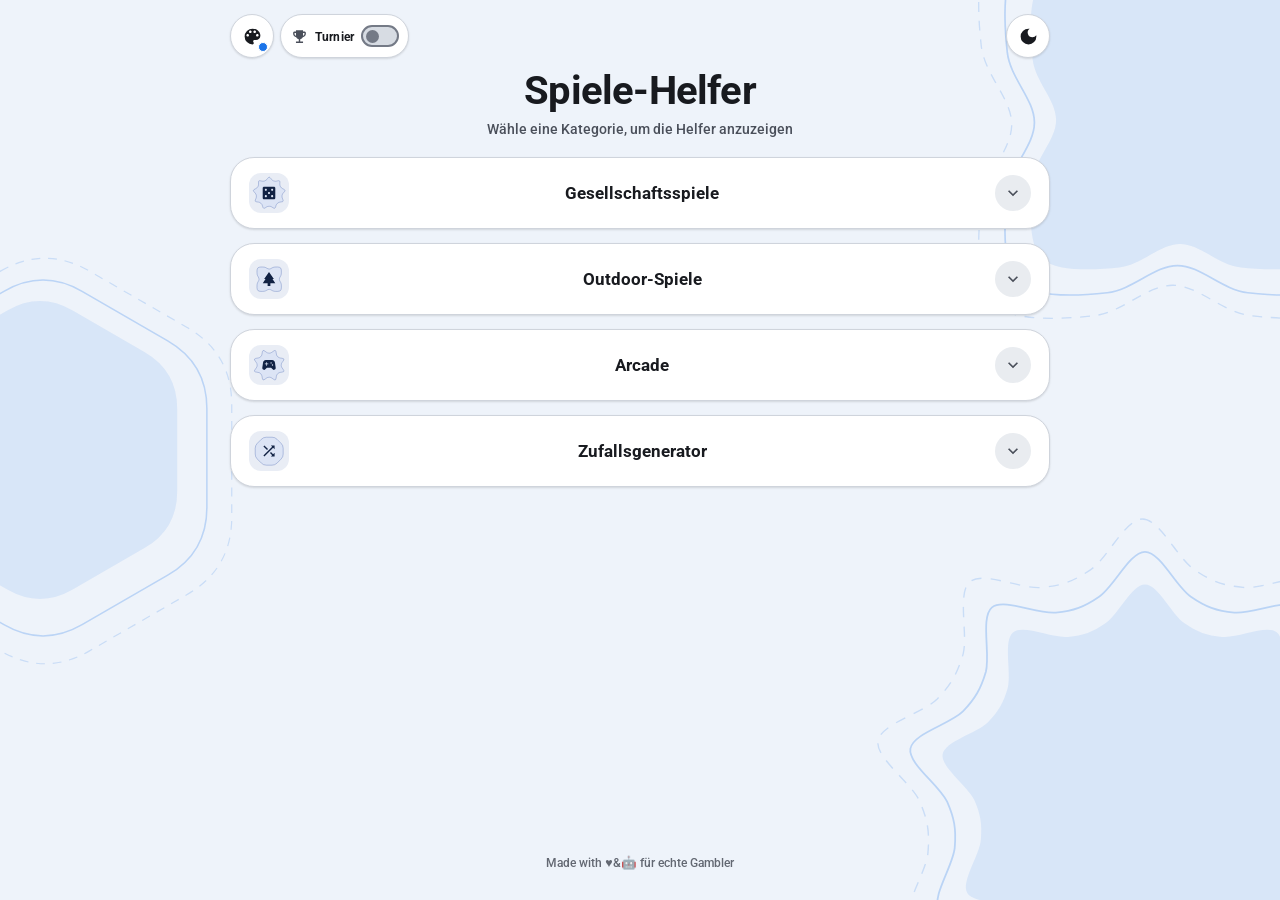
<file: index.html>
<!DOCTYPE html>
<html lang="de">
<head>
  <meta charset="UTF-8">
  <meta name="viewport" content="width=device-width, initial-scale=1.0">

  <!-- Cache-Steuerung -->
  <meta http-equiv="Cache-Control" content="no-cache, no-store, must-revalidate">
  <meta http-equiv="Pragma" content="no-cache">
  <meta http-equiv="Expires" content="0">

  <title>Spiele-Helfer</title>
  <link rel="preconnect" href="https://fonts.googleapis.com">
  <link rel="preconnect" href="https://fonts.gstatic.com" crossorigin>
  <link rel="manifest" href="manifest.json">
  <link rel="stylesheet" href="styles.css?v=14.1">
  <script src="theme.js?v=14.1"></script>
  <script src="tournament.js?v=14.1"></script>
  <style>
    .container {
      width: 100%;
      max-width: 820px;
      position: relative;
      z-index: 2;
    }

    /* M3 Category Accordion (Calm & Clear) */
    details.category {
      margin-bottom: 14px;
      border: 1px solid var(--md-sys-color-outline-variant);
      border-radius: var(--md-sys-shape-corner-xl);
      background-color: var(--md-sys-color-surface-container-lowest);
      box-shadow: var(--md-sys-elevation-1);
      overflow: hidden;
      transition: border-color 0.16s ease, background-color 0.2s ease, box-shadow 0.16s ease;
    }

    details.category[open] {
      border-color: var(--md-sys-color-primary);
      background-color: var(--md-sys-color-surface-container-low);
    }

    summary.category-header {
      padding: 15px 18px;
      font-size: 1.08rem;
      font-weight: 700;
      color: var(--md-sys-color-on-surface);
      cursor: pointer;
      list-style: none;
      display: grid;
      grid-template-columns: 40px 1fr 36px;
      align-items: center;
      gap: 12px;
      user-select: none;
      transition: background-color 0.16s ease;
    }

    summary.category-header::-webkit-details-marker {
      display: none;
    }

    summary.category-header:hover {
      background-color: var(--md-sys-color-surface-container-low);
    }

    .category-label {
      text-align: center;
      width: 100%;
    }

    .category-badge {
      flex-shrink: 0;
    }

    .chevron {
      width: 36px;
      height: 36px;
      border-radius: var(--md-sys-shape-corner-full);
      display: inline-flex;
      align-items: center;
      justify-content: center;
      background-color: var(--md-sys-color-surface-container);
      color: var(--md-sys-color-on-surface-variant);
      transition: transform 0.2s ease, background-color 0.16s ease, color 0.16s ease;
    }

    .chevron svg {
      width: 20px;
      height: 20px;
      fill: currentColor;
    }

    details[open] .chevron {
      transform: rotate(180deg);
      background-color: var(--md-sys-color-primary-container);
      color: var(--md-sys-color-on-primary-container);
    }

    /* Spiele-Grid innerhalb einer Kategorie */
    .grid {
      display: grid;
      grid-template-columns: repeat(auto-fit, minmax(230px, 1fr));
      gap: 12px;
      padding: 4px 16px 18px 16px;
    }

    .accordion-content {
      padding: 4px 16px 18px 16px;
    }

    .game-card {
      background-color: var(--md-sys-color-surface-container-lowest);
      border: 1px solid var(--md-sys-color-outline-variant);
      border-radius: var(--md-sys-shape-corner-lg);
      padding: 16px;
      text-decoration: none;
      color: var(--md-sys-color-on-surface);
      transition: border-color 0.16s ease, box-shadow 0.16s ease, background-color 0.16s ease, transform 0.12s ease;
      display: flex;
      align-items: flex-start;
      gap: 14px;
      box-shadow: none;
    }

    .game-card:hover {
      border-color: var(--md-sys-color-primary);
      box-shadow: var(--md-sys-elevation-1);
    }

    .game-card:active {
      transform: scale(0.985);
    }

    .icon {
      flex-shrink: 0;
    }

    .title {
      font-size: 1.04rem;
      font-weight: 700;
      margin-bottom: 3px;
      color: var(--md-sys-color-on-surface);
    }

    .desc {
      font-size: 0.84rem;
      color: var(--md-sys-color-on-surface-variant);
      line-height: 1.4;
    }

    /* ==========================================================================
       M3 Zufallsgenerator / Random Game Picker
       ========================================================================== */
    .random-picker-card {
      margin-top: 10px;
      margin-bottom: 24px;
      border: 1px solid var(--md-sys-color-outline-variant);
      border-radius: var(--md-sys-shape-corner-xl);
      background-color: var(--md-sys-color-surface-container-low);
      box-shadow: var(--md-sys-elevation-1);
      padding: 22px;
      transition: border-color 0.25s ease, background-color 0.25s ease, box-shadow 0.25s ease;
      position: relative;
      overflow: hidden;
    }

    .random-picker-card:hover {
      border-color: var(--md-sys-color-outline);
    }

    .random-picker-header {
      display: flex;
      align-items: center;
      gap: 14px;
      margin-bottom: 18px;
    }

    .random-badge {
      display: inline-flex;
      align-items: center;
      justify-content: center;
      width: 44px;
      height: 44px;
      border-radius: var(--md-sys-shape-corner-md);
      background-color: var(--md-sys-color-primary-container);
      color: var(--md-sys-color-on-primary-container);
      font-size: 1.4rem;
      flex-shrink: 0;
      box-shadow: var(--md-sys-elevation-1);
      transition: transform 0.25s ease;
    }

    .random-picker-card:hover .random-badge {
      transform: scale(1.08) rotate(-6deg);
    }

    .random-header-text {
      flex: 1;
      min-width: 0;
    }

    .random-title {
      font-size: 1.22rem;
      font-weight: 700;
      color: var(--md-sys-color-on-surface);
      line-height: 1.25;
      text-align: left;
      margin: 0 0 3px 0;
    }

    .random-subtitle {
      font-size: 0.85rem;
      color: var(--md-sys-color-on-surface-variant);
      margin: 0;
      line-height: 1.35;
      text-align: left;
    }

    /* Controls: Checkbox & Roll Button */
    .random-controls {
      display: flex;
      flex-direction: column;
      gap: 14px;
      margin-bottom: 18px;
    }

    /* M3 Expressive Checkbox Container */
    .m3-checkbox-label {
      display: flex;
      align-items: center;
      gap: 14px;
      cursor: pointer;
      user-select: none;
      padding: 12px 14px;
      border-radius: var(--md-sys-shape-corner-lg);
      background-color: var(--md-sys-color-surface-container-lowest);
      border: 1px solid var(--md-sys-color-outline-variant);
      box-shadow: none;
      transition: background-color 0.16s ease, border-color 0.16s ease;
    }

    .m3-checkbox-label:hover {
      background-color: var(--md-sys-color-surface-container-low);
      border-color: var(--md-sys-color-primary);
    }

    .m3-checkbox-input {
      position: absolute;
      opacity: 0;
      width: 0;
      height: 0;
      margin: 0;
      pointer-events: none;
    }

    .m3-checkbox-box {
      width: 22px;
      height: 22px;
      border-radius: 6px;
      border: 2px solid var(--md-sys-color-outline);
      background-color: var(--md-sys-color-surface-container-lowest);
      display: flex;
      align-items: center;
      justify-content: center;
      flex-shrink: 0;
      transition: all 0.2s cubic-bezier(0.4, 0, 0.2, 1);
    }

    .m3-checkbox-input:checked + .m3-checkbox-box {
      background-color: var(--md-sys-color-primary);
      border-color: var(--md-sys-color-primary);
    }

    .m3-checkbox-input:focus-visible + .m3-checkbox-box {
      outline: 2px solid var(--md-sys-color-primary);
      outline-offset: 2px;
    }

    .m3-check-icon {
      width: 16px;
      height: 16px;
      fill: var(--md-sys-color-on-primary);
      transform: scale(0);
      opacity: 0;
      transition: transform 0.18s cubic-bezier(0.4, 0, 0.2, 1), opacity 0.18s ease;
    }

    .m3-checkbox-input:checked + .m3-checkbox-box .m3-check-icon {
      transform: scale(1);
      opacity: 1;
    }

    .m3-checkbox-info {
      display: flex;
      flex-direction: column;
      flex: 1;
      min-width: 0;
    }

    .m3-checkbox-title {
      font-size: 0.95rem;
      font-weight: 600;
      color: var(--md-sys-color-on-surface);
      line-height: 1.3;
    }

    .m3-checkbox-desc {
      font-size: 0.8rem;
      color: var(--md-sys-color-on-surface-variant);
      margin-top: 1px;
    }

    .pool-badge {
      display: inline-flex;
      align-items: center;
      padding: 3px 9px;
      border-radius: var(--md-sys-shape-corner-full);
      background-color: var(--md-sys-color-secondary-container);
      color: var(--md-sys-color-on-secondary-container);
      font-size: 0.75rem;
      font-weight: 600;
      margin-left: auto;
      flex-shrink: 0;
      transition: background-color 0.2s ease, color 0.2s ease;
    }

    /* Functional Roll Button */
    .random-btn-roll {
      width: 100%;
      padding: 13px 24px;
      font-size: 0.98rem;
      font-weight: 600;
      border-radius: var(--md-sys-shape-corner-full);
      background-color: var(--md-sys-color-primary);
      color: var(--md-sys-color-on-primary);
      display: inline-flex;
      align-items: center;
      justify-content: center;
      gap: 10px;
      cursor: pointer;
      border: none;
      box-shadow: var(--md-sys-elevation-1);
      transition: background-color 0.16s ease, transform 0.12s ease, box-shadow 0.16s ease, filter 0.16s ease;
    }

    .random-btn-roll:hover:not(:disabled) {
      box-shadow: var(--md-sys-elevation-2);
      filter: brightness(1.05);
    }

    .random-btn-roll:active:not(:disabled) {
      transform: scale(0.98);
    }

    .random-btn-roll:disabled {
      opacity: 0.65;
      cursor: wait;
      transform: none;
    }

    .random-btn-icon {
      width: 20px;
      height: 20px;
      fill: currentColor;
      transition: transform 0.3s ease;
    }

    .random-btn-roll.is-rolling .random-btn-icon {
      animation: diceSpin 0.5s infinite linear;
    }

    @keyframes diceSpin {
      0% { transform: rotate(0deg); }
      100% { transform: rotate(360deg); }
    }

    /* Result Area */
    .random-result-container {
      position: relative;
      min-height: 94px;
    }

    .random-placeholder {
      display: flex;
      align-items: center;
      justify-content: center;
      gap: 12px;
      padding: 20px 16px;
      border: 1.5px dashed var(--md-sys-color-outline-variant);
      border-radius: var(--md-sys-shape-corner-lg);
      background-color: var(--md-sys-color-surface-container-lowest);
      text-align: center;
      color: var(--md-sys-color-on-surface-variant);
      transition: opacity 0.2s ease, border-color 0.2s ease;
    }

    .placeholder-icon {
      flex-shrink: 0;
    }

    .placeholder-text {
      font-size: 0.88rem;
      font-weight: 500;
      color: var(--md-sys-color-on-surface-variant);
      margin: 0;
    }

    /* Active Game Result Card */
    .random-game-card {
      display: flex;
      align-items: flex-start;
      gap: 14px;
      padding: 18px;
      border-radius: var(--md-sys-shape-corner-lg);
      border: 2px solid var(--md-sys-color-primary);
      background-color: var(--md-sys-color-surface-container-lowest);
      box-shadow: var(--md-sys-elevation-1);
      text-decoration: none;
      color: var(--md-sys-color-on-surface);
      position: relative;
      cursor: pointer;
      overflow: hidden;
      transition: box-shadow 0.16s ease, background-color 0.16s ease, transform 0.12s ease;
    }

    .random-game-card:hover {
      box-shadow: var(--md-sys-elevation-2);
    }

    .random-game-card:active {
      transform: scale(0.985);
    }

    .random-game-icon-wrap {
      flex-shrink: 0;
      display: flex;
      align-items: center;
      justify-content: center;
    }

    .random-game-info {
      flex: 1;
      min-width: 0;
    }

    .random-badge-row {
      display: flex;
      align-items: center;
      gap: 8px;
      margin-bottom: 5px;
      flex-wrap: wrap;
    }

    .random-cat-badge {
      font-size: 0.74rem;
      font-weight: 700;
      padding: 2px 8px;
      border-radius: var(--md-sys-shape-corner-full);
      background-color: var(--md-sys-color-secondary-container);
      color: var(--md-sys-color-on-secondary-container);
      text-transform: uppercase;
      letter-spacing: 0.03em;
    }

    .random-cat-badge.cat-outdoor {
      background-color: var(--md-sys-color-tertiary-container);
      color: var(--md-sys-color-on-tertiary-container);
    }

    .random-pick-pill {
      font-size: 0.72rem;
      font-weight: 700;
      padding: 2px 8px;
      border-radius: var(--md-sys-shape-corner-full);
      background-color: var(--md-sys-color-primary-container);
      color: var(--md-sys-color-on-primary-container);
    }

    .random-game-title {
      font-size: 1.2rem;
      font-weight: 700;
      color: var(--md-sys-color-on-surface);
      margin: 0 0 4px 0;
      text-align: left;
    }

    .random-game-desc {
      font-size: 0.85rem;
      color: var(--md-sys-color-on-surface-variant);
      line-height: 1.4;
      margin: 0 0 10px 0;
    }

    .random-open-pill {
      display: inline-flex;
      align-items: center;
      gap: 6px;
      font-size: 0.85rem;
      font-weight: 700;
      color: var(--md-sys-color-primary);
      transition: gap 0.2s ease;
    }

    .random-game-card:hover .random-open-pill {
      gap: 9px;
    }

    .random-open-pill svg {
      width: 16px;
      height: 16px;
      fill: currentColor;
      transition: transform 0.2s ease;
    }

    .random-game-card:hover .random-open-pill svg {
      transform: translateX(3px);
    }

    .random-game-card.is-shuffling {
      opacity: 0.75;
      pointer-events: none;
      border-color: var(--md-sys-color-outline);
    }

    .random-game-card.is-selected {
      animation: winnerPop 0.4s cubic-bezier(0.175, 0.885, 0.32, 1.275);
    }

    /* Dashboard-Header: Buttons ganz oben, Überschrift & Untertitel exakt mittig */
    .dashboard-header {
      width: 100%;
      display: flex;
      flex-direction: column;
      align-items: center;
      padding: 0;
      margin-bottom: 18px;
      position: relative;
      z-index: 50;
    }

    .dashboard-topbar {
      width: 100%;
      display: flex;
      align-items: center;
      justify-content: space-between;
      gap: 10px;
      margin-bottom: 8px;
    }

    .dashboard-title-block {
      width: 100%;
      text-align: center;
      padding: 2px 4px 0 4px;
    }

    .dashboard-main-title {
      font-family: var(--md-sys-typescale-header-font);
      font-size: clamp(1.95rem, 5vw, 2.5rem);
      font-weight: 700;
      color: var(--md-sys-color-on-background);
      letter-spacing: -0.02em;
      line-height: 1.14;
      text-align: center;
      margin: 0;
      width: 100%;
    }

    .dashboard-main-subtitle {
      font-family: var(--md-sys-typescale-body-font);
      font-size: 0.88rem;
      font-weight: 500;
      color: var(--md-sys-color-on-surface-variant);
      margin: 5px 0 0 0;
      text-align: center;
      width: 100%;
    }

    @media (max-width: 440px) {
      .dashboard-main-title {
        font-size: 1.85rem;
      }
      .dashboard-main-subtitle {
        font-size: 0.82rem;
      }
      .dashboard-topbar button.m3-icon-btn,
      .dashboard-topbar button.m3-mode-switch-btn {
        height: 40px;
      }
      .dashboard-topbar button.m3-icon-btn {
        width: 40px;
      }
    }

    .m3-dashboard-footer {
      width: 100%;
      max-width: 820px;
      margin-top: auto;
      padding: 26px 8px 4px 8px;
      text-align: center;
      font-size: 0.78rem;
      font-weight: 500;
      color: var(--md-sys-color-on-surface-variant);
      opacity: 0.85;
      position: relative;
      z-index: 2;
    }
  </style>
</head>
<body>

<!-- Gemeinsame M3 Expressive Shape Library (SVG-Pfade) -->
<svg width="0" height="0" style="position:absolute; overflow:hidden;" aria-hidden="true">
  <defs>
    <path id="m3-shape-clover" d="M82.9,82.9 C79.5,86.3 70.0,85.7 64.5,85.1 C59.1,84.5 54.8,79.5 50.0,79.5 C45.2,79.5 40.9,84.5 35.5,85.1 C30.0,85.7 20.5,86.3 17.1,82.9 C13.7,79.5 14.3,70.0 14.9,64.5 C15.5,59.1 20.5,54.8 20.5,50.0 C20.5,45.2 15.5,40.9 14.9,35.5 C14.3,30.0 13.7,20.5 17.1,17.1 C20.5,13.7 30.0,14.3 35.5,14.9 C40.9,15.5 45.2,20.5 50.0,20.5 C54.8,20.5 59.1,15.5 64.5,14.9 C70.0,14.3 79.5,13.7 82.9,17.1 C86.3,20.5 85.7,30.0 85.1,35.5 C84.5,40.9 79.5,45.2 79.5,50.0 C79.5,54.8 84.5,59.1 85.1,64.5 C85.7,70.0 86.3,79.5 82.9,82.9Z" />
    <path id="m3-shape-cookie" d="M50.0,3.3 C53.0,3.3 56.1,10.2 59.0,12.1 C61.9,14.1 64.0,14.9 67.5,15.2 C71.0,15.6 77.7,12.3 80.0,14.2 C82.3,16.1 80.3,23.4 81.2,26.8 C82.2,30.2 83.3,32.1 85.7,34.6 C88.2,37.1 95.5,38.9 96.0,41.9 C96.5,44.8 90.3,49.1 88.8,52.3 C87.4,55.5 87.0,57.6 87.3,61.2 C87.5,64.7 91.9,70.8 90.4,73.3 C88.9,75.9 81.5,75.2 78.3,76.7 C75.1,78.2 73.4,79.6 71.4,82.5 C69.3,85.4 68.8,92.9 66.0,93.9 C63.2,94.9 57.9,89.5 54.5,88.6 C51.1,87.8 48.9,87.8 45.5,88.6 C42.1,89.5 36.8,94.9 34.0,93.9 C31.2,92.9 30.7,85.4 28.6,82.5 C26.6,79.6 24.9,78.2 21.7,76.7 C18.5,75.2 11.1,75.9 9.6,73.4 C8.1,70.8 12.5,64.7 12.7,61.2 C13.0,57.6 12.6,55.5 11.2,52.3 C9.7,49.1 3.5,44.8 4.0,41.9 C4.5,38.9 11.8,37.1 14.3,34.6 C16.7,32.1 17.8,30.2 18.8,26.8 C19.7,23.4 17.7,16.1 20.0,14.2 C22.3,12.3 29.0,15.6 32.5,15.2 C36.0,14.9 38.1,14.1 41.0,12.1 C43.9,10.2 47.0,3.3 50.0,3.3Z" />
    <path id="m3-shape-sunny" d="M96.5,50.0 C96.5,53.1 86.3,55.6 85.3,59.4 C84.2,63.3 91.8,70.5 90.3,73.2 C88.7,76.0 78.6,73.0 75.8,75.8 C73.0,78.6 76.0,88.7 73.2,90.3 C70.5,91.8 63.3,84.2 59.4,85.3 C55.6,86.3 53.1,96.5 50.0,96.5 C46.9,96.5 44.4,86.3 40.6,85.3 C36.7,84.2 29.5,91.8 26.8,90.3 C24.0,88.7 27.0,78.6 24.2,75.8 C21.4,73.0 11.3,76.0 9.7,73.2 C8.2,70.5 15.8,63.3 14.7,59.4 C13.7,55.6 3.5,53.1 3.5,50.0 C3.5,46.9 13.7,44.4 14.7,40.6 C15.8,36.7 8.2,29.5 9.7,26.8 C11.3,24.0 21.4,27.0 24.2,24.2 C27.0,21.4 24.0,11.3 26.7,9.7 C29.5,8.2 36.7,15.8 40.6,14.7 C44.4,13.7 46.9,3.5 50.0,3.5 C53.1,3.5 55.6,13.7 59.4,14.7 C63.3,15.8 70.5,8.2 73.2,9.7 C76.0,11.3 73.0,21.4 75.8,24.2 C78.6,27.0 88.7,24.0 90.3,26.7 C91.8,29.5 84.2,36.7 85.3,40.6 C86.3,44.4 96.5,46.9 96.5,50.0Z" />
    <path id="m3-shape-flower" d="M50.0,3.3 C53.4,3.3 57.5,8.7 60.2,11.8 C62.9,15.0 63.2,20.3 66.1,22.0 C69.1,23.7 73.9,21.3 77.9,22.1 C82.0,22.8 88.7,23.7 90.4,26.6 C92.1,29.6 89.5,35.9 88.2,39.8 C86.8,43.7 82.3,46.6 82.3,50.0 C82.3,53.4 86.8,56.3 88.2,60.2 C89.5,64.1 92.1,70.4 90.4,73.3 C88.7,76.3 82.0,77.2 77.9,77.9 C73.9,78.7 69.1,76.3 66.1,78.0 C63.2,79.7 62.9,85.0 60.2,88.2 C57.5,91.3 53.4,96.7 50.0,96.7 C46.6,96.7 42.5,91.3 39.8,88.2 C37.1,85.0 36.8,79.7 33.9,78.0 C30.9,76.3 26.1,78.7 22.1,77.9 C18.0,77.2 11.3,76.3 9.6,73.4 C7.9,70.4 10.5,64.1 11.8,60.2 C13.2,56.3 17.7,53.4 17.7,50.0 C17.7,46.6 13.2,43.7 11.8,39.8 C10.5,35.9 7.9,29.6 9.6,26.6 C11.3,23.7 18.0,22.8 22.1,22.1 C26.1,21.3 30.9,23.7 33.8,22.0 C36.8,20.3 37.1,15.0 39.8,11.8 C42.5,8.7 46.6,3.3 50.0,3.3Z" />
    <path id="m3-shape-burst" d="M92.8,67.7 C91.6,70.6 82.1,70.2 78.6,72.0 C75.2,73.8 73.8,75.2 72.0,78.6 C70.2,82.1 70.6,91.6 67.7,92.8 C64.8,94.0 58.5,87.0 54.7,85.8 C51.0,84.6 49.0,84.6 45.3,85.8 C41.5,87.0 35.2,94.0 32.3,92.8 C29.4,91.6 29.8,82.1 28.0,78.6 C26.2,75.2 24.8,73.8 21.4,72.0 C17.9,70.2 8.4,70.6 7.2,67.7 C6.0,64.8 13.0,58.5 14.2,54.7 C15.4,51.0 15.4,49.0 14.2,45.3 C13.0,41.5 6.0,35.2 7.2,32.3 C8.4,29.4 17.9,29.8 21.4,28.0 C24.8,26.2 26.2,24.8 28.0,21.4 C29.8,17.9 29.4,8.4 32.3,7.2 C35.2,6.0 41.5,13.0 45.3,14.2 C49.0,15.4 51.0,15.4 54.7,14.2 C58.5,13.0 64.8,6.0 67.7,7.2 C70.6,8.4 70.2,17.9 72.0,21.4 C73.8,24.8 75.2,26.2 78.6,28.0 C82.1,29.8 91.6,29.4 92.8,32.3 C94.0,35.2 87.0,41.5 85.8,45.3 C84.6,49.0 84.6,51.0 85.8,54.7 C87.0,58.5 94.0,64.8 92.8,67.7Z" />
    <path id="m3-shape-pentagon" d="M 41.10 11.97 Q 50.00 5.50 58.90 11.97 L 83.42 29.78 Q 92.32 36.25 88.92 46.71 L 79.56 75.54 Q 76.16 86.00 65.16 86.00 L 34.84 86.00 Q 23.84 86.00 20.44 75.54 L 11.08 46.71 Q 7.68 36.25 16.58 29.78 Z" />
    <path id="m3-shape-hexagon" d="M 40.91 11.25 Q 50.00 6.00 59.09 11.25 L 79.01 22.75 Q 88.11 28.00 88.11 38.50 L 88.11 61.50 Q 88.11 72.00 79.01 77.25 L 59.09 88.75 Q 50.00 94.00 40.91 88.75 L 20.99 77.25 Q 11.89 72.00 11.89 61.50 L 11.89 38.50 Q 11.89 28.00 20.99 22.75 Z" />
    <path id="m3-shape-octagon" d="M 90.65 58.34 Q 90.65 66.84 84.64 72.85 L 72.85 84.64 Q 66.84 90.65 58.34 90.65 L 41.66 90.65 Q 33.16 90.65 27.15 84.64 L 15.36 72.85 Q 9.35 66.84 9.35 58.34 L 9.35 41.66 Q 9.35 33.16 15.36 27.15 L 27.15 15.36 Q 33.16 9.35 41.66 9.35 L 58.34 9.35 Q 66.84 9.35 72.85 15.36 L 84.64 27.15 Q 90.65 33.16 90.65 41.66 Z" />
    <path id="m3-shape-squircle" d="M 83.94 65.94 Q 83.94 83.94 65.94 83.94 L 34.06 83.94 Q 16.06 83.94 16.06 65.94 L 16.06 34.06 Q 16.06 16.06 34.06 16.06 L 65.94 16.06 Q 83.94 16.06 83.94 34.06 Z" />
    <path id="m3-shape-diamond" d="M 87.31 40.81 Q 96.50 50.00 87.31 59.19 L 59.19 87.31 Q 50.00 96.50 40.81 87.31 L 12.69 59.19 Q 3.50 50.00 12.69 40.81 L 40.81 12.69 Q 50.00 3.50 59.19 12.69 Z" />
  </defs>
</svg>

<!-- Große geometrische Hintergrund-Formen mit gegensätzlichen dünnen Umrandungen (Farbkonzept-abhängig) -->
<div class="m3-bg-geometry" aria-hidden="true">
  <svg class="m3-bg-geo-shape m3-bg-geo-1" style="top:-90px; right:-110px; width:420px; height:420px;" viewBox="0 0 100 100"><use href="#m3-shape-clover"></use></svg>
  <svg class="m3-bg-geo-outline m3-bg-geo-counter-1" style="top:-120px; right:-140px; width:485px; height:485px;" viewBox="0 0 100 100"><use href="#m3-shape-clover"></use></svg>
  <svg class="m3-bg-geo-outline m3-bg-geo-outline--fine m3-bg-geo-counter-1b" style="top:-148px; right:-165px; width:545px; height:545px;" viewBox="0 0 100 100"><use href="#m3-shape-clover"></use></svg>

  <svg class="m3-bg-geo-shape m3-bg-geo-2" style="top:30%; left:-140px; width:360px; height:360px;" viewBox="0 0 100 100"><use href="#m3-shape-hexagon"></use></svg>
  <svg class="m3-bg-geo-outline m3-bg-geo-counter-2" style="top:27%; left:-172px; width:430px; height:430px;" viewBox="0 0 100 100"><use href="#m3-shape-hexagon"></use></svg>
  <svg class="m3-bg-geo-outline m3-bg-geo-outline--fine m3-bg-geo-counter-2b" style="top:24%; left:-200px; width:490px; height:490px;" viewBox="0 0 100 100"><use href="#m3-shape-hexagon"></use></svg>

  <svg class="m3-bg-geo-shape m3-bg-geo-3" style="bottom:-110px; right:-85px; width:440px; height:440px;" viewBox="0 0 100 100"><use href="#m3-shape-cookie"></use></svg>
  <svg class="m3-bg-geo-outline m3-bg-geo-counter-3" style="bottom:-145px; right:-120px; width:510px; height:510px;" viewBox="0 0 100 100"><use href="#m3-shape-cookie"></use></svg>
  <svg class="m3-bg-geo-outline m3-bg-geo-outline--fine m3-bg-geo-counter-3b" style="bottom:-175px; right:-150px; width:575px; height:575px;" viewBox="0 0 100 100"><use href="#m3-shape-cookie"></use></svg>
</div>

<!-- Responsive Vollbild Canvas für Partikel & Sprite FX -->
<canvas id="fxCanvas" style="position:fixed; top:0; left:0; width:100vw; height:100vh; pointer-events:none; z-index:99999;"></canvas>

<div class="container">
  <header class="dashboard-header">
    <div class="dashboard-topbar">
      <div class="m3-top-app-bar-left">
        <div class="color-picker-wrap">
          <button type="button" id="color-picker-btn" class="m3-icon-btn" onclick="toggleColorPopover(event)" aria-label="Farbschema wählen" aria-haspopup="true" aria-expanded="false" title="Farbschema ändern">
            <svg viewBox="0 0 24 24" aria-hidden="true"><path d="M12 3a9 9 0 0 0 0 18c.83 0 1.5-.67 1.5-1.5 0-.39-.15-.74-.39-1.01-.23-.26-.38-.61-.38-.99 0-.83.67-1.5 1.5-1.5H16c2.76 0 5-2.24 5-5 0-4.42-4.03-8-9-8zm-5.5 9c-.83 0-1.5-.67-1.5-1.5S5.67 9 6.5 9 8 9.67 8 10.5 7.33 12 6.5 12zm3-4C8.67 8 8 7.33 8 6.5S8.67 5 9.5 5s1.5.67 1.5 1.5S10.33 8 9.5 8zm5 0c-.83 0-1.5-.67-1.5-1.5S13.67 5 14.5 5s1.5.67 1.5 1.5S15.33 8 14.5 8zm3 4c-.83 0-1.5-.67-1.5-1.5S16.67 9 17.5 9s1.5.67 1.5 1.5-.67 1.5-1.5 1.5z"/></svg>
            <span class="color-swatch-dot" aria-hidden="true"></span>
          </button>
          <div id="color-popover" class="color-popover hidden" role="menu" aria-label="M3 Farbschema auswählen">
            <div class="color-popover-title">Farbschema (M3)</div>
            <button type="button" class="color-option-btn" data-accent="blue" onclick="pickAccentColor('blue')" role="menuitemradio">
              <span class="color-option-swatch" style="background-color:#1a73e8;"></span>
              <span>Calm Blue</span>
              <span class="color-option-check"></span>
            </button>
            <button type="button" class="color-option-btn" data-accent="sage" onclick="pickAccentColor('sage')" role="menuitemradio">
              <span class="color-option-swatch" style="background-color:#2b6e4d;"></span>
              <span>Salbeigrün</span>
              <span class="color-option-check"></span>
            </button>
            <button type="button" class="color-option-btn" data-accent="indigo" onclick="pickAccentColor('indigo')" role="menuitemradio">
              <span class="color-option-swatch" style="background-color:#4355b9;"></span>
              <span>Deep Indigo</span>
              <span class="color-option-check"></span>
            </button>
            <button type="button" class="color-option-btn" data-accent="terracotta" onclick="pickAccentColor('terracotta')" role="menuitemradio">
              <span class="color-option-swatch" style="background-color:#a34a36;"></span>
              <span>Terrakotta</span>
              <span class="color-option-check"></span>
            </button>
            <button type="button" class="color-option-btn" data-accent="plum" onclick="pickAccentColor('plum')" role="menuitemradio">
              <span class="color-option-swatch" style="background-color:#7a4988;"></span>
              <span>Pflaume</span>
              <span class="color-option-check"></span>
            </button>
          </div>
        </div>

        <button type="button" id="tournament-mode-toggle" class="m3-mode-switch-btn" role="switch" aria-checked="false" onclick="handleTournamentModeToggle()" aria-label="Urlaub-/Turniermodus aktivieren" title="Urlaub-/Turniermodus (AUS = Gelegenheitsspiel)">
          <svg class="m3-mode-switch-icon" viewBox="0 0 24 24" aria-hidden="true"><path d="M19 5h-2V3H7v2H5c-1.1 0-2 .9-2 2v1c0 2.55 1.92 4.63 4.39 4.94.63 1.5 1.98 2.63 3.61 2.96V19H7v2h10v-2h-4v-3.1c1.63-.33 2.98-1.46 3.61-2.96C19.08 12.63 21 10.55 21 8V7c0-1.1-.9-2-2-2zM5 8V7h2v3.82C5.84 10.4 5 9.3 5 8zm14 0c0 1.3-.84 2.4-2 2.82V7h2v1z"/></svg>
          <span class="m3-mode-switch-label">Turnier</span>
          <span class="m3-switch-track" aria-hidden="true">
            <span class="m3-switch-thumb">
              <svg viewBox="0 0 24 24"><path d="M9 16.17L4.83 12l-1.42 1.41L9 19 21 7l-1.41-1.41z"/></svg>
            </span>
          </span>
        </button>
      </div>
      <button type="button" class="m3-icon-btn" onclick="toggleTheme()" aria-label="Darstellung umschalten" title="Light/Dark Mode umschalten">
        <svg class="icon-sun" viewBox="0 0 24 24" aria-hidden="true"><path d="M12 7c-2.76 0-5 2.24-5 5s2.24 5 5 5 5-2.24 5-5-2.24-5-5-5zM2 13h2c.55 0 1-.45 1-1s-.45-1-1-1H2c-.55 0-1 .45-1 1s.45 1 1 1zm18 0h2c.55 0 1-.45 1-1s-.45-1-1-1h-2c-.55 0-1 .45-1 1s.45 1 1 1zM11 2v2c0 .55.45 1 1 1s1-.45 1-1V2c0-.55-.45-1-1-1s-1 .45-1 1zm0 18v2c0 .55.45 1 1 1s1-.45 1-1v-2c0-.55-.45-1-1-1s-1 .45-1 1zM5.99 4.58a.996.996 0 0 0-1.41 0 .996.996 0 0 0 0 1.41l1.06 1.06c.39.39 1.03.39 1.41 0s.39-1.03 0-1.41L5.99 4.58zm12.37 12.37a.996.996 0 0 0-1.41 0 .996.996 0 0 0 0 1.41l1.06 1.06c.39.39 1.03.39 1.41 0a.996.996 0 0 0 0-1.41l-1.06-1.06zm1.06-10.96a.996.996 0 0 0 0-1.41.996.996 0 0 0-1.41 0l-1.06 1.06c-.39.39-.39 1.03 0 1.41s1.03.39 1.41 0l1.06-1.06zM7.05 18.36a.996.996 0 0 0 0-1.41.996.996 0 0 0-1.41 0l-1.06 1.06c-.39.39-.39 1.03 0 1.41s1.03.39 1.41 0l1.06-1.06z"/></svg>
        <svg class="icon-moon" viewBox="0 0 24 24" aria-hidden="true"><path d="M12 3a9 9 0 1 0 9 9c0-.46-.04-.92-.1-1.36a5.389 5.389 0 0 1-4.4 2.26 5.403 5.403 0 0 1-3.14-9.8c-.44-.06-.9-.1-1.36-.1z"/></svg>
      </button>
    </div>
    <div class="dashboard-title-block">
      <h1 class="dashboard-main-title">Spiele-Helfer</h1>
      <p class="dashboard-main-subtitle">Wähle eine Kategorie, um die Helfer anzuzeigen</p>
    </div>
  </header>

  <!-- 0. Spieler- und Turnierverwaltung (nur im Urlaub-/Turniermodus sichtbar) -->
  <details class="category hidden" id="cat-tournament">
    <summary class="category-header">
      <span class="category-badge m3-shape-badge m3-shape-badge--sm m3-shape-badge--category" data-anim="spin" aria-hidden="true">
        <svg class="m3-shape-svg" viewBox="0 0 100 100"><use href="#m3-shape-sunny"></use></svg>
        <svg class="m3-shape-symbol" viewBox="0 0 24 24"><path d="M19 5h-2V3H7v2H5c-1.1 0-2 .9-2 2v1c0 2.55 1.92 4.63 4.39 4.94.63 1.5 1.98 2.63 3.61 2.96V19H7v2h10v-2h-4v-3.1c1.63-.33 2.98-1.46 3.61-2.96C19.08 12.63 21 10.55 21 8V7c0-1.1-.9-2-2-2zM5 8V7h2v3.82C5.84 10.4 5 9.3 5 8zm14 0c0 1.3-.84 2.4-2 2.82V7h2v1z"/></svg>
      </span>
      <span class="category-label">Spieler- und Turnierverwaltung</span>
      <span class="chevron" aria-hidden="true">
        <svg viewBox="0 0 24 24"><path d="M7.41 8.59 12 13.17l4.59-4.58L18 10l-6 6-6-6z"/></svg>
      </span>
    </summary>
    <div class="accordion-content">
      <div class="tournament-hero-header" style="margin-bottom: 12px;">
        <p id="tournament-hero-sub" style="font-size: 0.84rem; color: var(--md-sys-color-on-surface-variant); margin: 0;">
          Spielübergreifende Urlaubs-Wertung (F1-Punktesystem)
        </p>
        <div class="tournament-stats-pills">
          <span class="t-stat-pill" id="t-stat-matches">0 Partien</span>
          <span class="t-stat-pill" id="t-stat-players">0 Spieler</span>
        </div>
      </div>

      <div id="t-sync-bar" class="t-sync-bar"></div>
      <div id="t-pending-banner" class="t-pending-banner hidden"></div>

      <div id="t-hero-preview"></div>

      <div class="tournament-action-grid">
        <button type="button" class="btn-primary" onclick="openCeremonyModal()">
          🥇 Siegerehrung &amp; Auswertung
        </button>
        <button type="button" class="btn-tonal" onclick="openManualMatchModal()">
          ➕ Ergebnis eintragen
        </button>
        <button type="button" class="btn-outline" onclick="openPlayersModal()">
          👥 Spieler verwalten
        </button>
        <button type="button" class="btn-outline" onclick="openCsvModal()">
          📁 CSV Datenbank &amp; Reset
        </button>
      </div>
    </div>
  </details>

  <!-- 1. Kategorie: Gesellschaftsspiele -->
  <details class="category" id="cat-boardgames">
    <summary class="category-header">
      <span class="category-badge m3-shape-badge m3-shape-badge--sm m3-shape-badge--category" data-anim="spin" aria-hidden="true">
        <svg class="m3-shape-svg" viewBox="0 0 100 100"><use href="#m3-shape-cookie"></use></svg>
        <svg class="m3-shape-symbol" viewBox="0 0 24 24"><path d="M19 3H5c-1.1 0-2 .9-2 2v14c0 1.1.9 2 2 2h14c1.1 0 2-.9 2-2V5c0-1.1-.9-2-2-2zM7.5 18c-.83 0-1.5-.67-1.5-1.5S6.67 15 7.5 15s1.5.67 1.5 1.5S8.33 18 7.5 18zm0-9C6.67 9 6 8.33 6 7.5S6.67 6 7.5 6 9 6.67 9 7.5 8.33 9 7.5 9zm4.5 4.5c-.83 0-1.5-.67-1.5-1.5s.67-1.5 1.5-1.5 1.5.67 1.5 1.5-.67 1.5-1.5 1.5zm4.5 4.5c-.83 0-1.5-.67-1.5-1.5s.67-1.5 1.5-1.5 1.5.67 1.5 1.5-.67 1.5-1.5 1.5zm0-9c-.83 0-1.5-.67-1.5-1.5S15.67 6 16.5 6s1.5.67 1.5 1.5-.67 1.5-1.5 1.5z"/></svg>
      </span>
      <span class="category-label">Gesellschaftsspiele</span>
      <span class="chevron" aria-hidden="true">
        <svg viewBox="0 0 24 24"><path d="M7.41 8.59 12 13.17l4.59-4.58L18 10l-6 6-6-6z"/></svg>
      </span>
    </summary>
    <div class="grid">

      <a href="spiele/flip7.html" class="game-card">
        <div class="icon m3-shape-badge" data-anim="spin" aria-hidden="true">
          <svg class="m3-shape-svg" viewBox="0 0 100 100"><use href="#m3-shape-sunny"></use></svg>
          <svg class="m3-shape-symbol" viewBox="0 0 24 24"><path d="M3 5H1v16c0 1.1.9 2 2 2h16v-2H3V5zm18-4H7c-1.1 0-2 .9-2 2v14c0 1.1.9 2 2 2h14c1.1 0 2-.9 2-2V3c0-1.1-.9-2-2-2zm0 16H7V3h14v14zm-8-2l4-8V5h-6v2h4l-4 8h2z"/></svg>
        </div>
        <div>
          <div class="title">Flip7</div>
          <div class="desc">Scorekeeper mit Highscore-Board & flexibler Spielerauswahl.</div>
        </div>
      </a>

      <a href="spiele/wizard.html" class="game-card">
        <div class="icon m3-shape-badge" data-anim="spin" aria-hidden="true">
          <svg class="m3-shape-svg" viewBox="0 0 100 100"><use href="#m3-shape-burst"></use></svg>
          <svg class="m3-shape-symbol" viewBox="0 0 24 24"><path d="M7.5 5.6L10 7 8.6 4.5 10 2 7.5 3.4 5 2l1.4 2.5L5 7zm12 9.8L17 14l1.4 2.5L17 19l2.5-1.4L22 19l-1.4-2.5L22 14zM22 2l-2.5 1.4L17 2l1.4 2.5L17 7l2.5-1.4L22 7l-1.4-2.5zm-7.63 5.29a.996.996 0 0 0-1.41 0L1.29 18.96a.996.996 0 0 0 0 1.41l2.34 2.34c.39.39 1.02.39 1.41 0L16.7 11.05a.996.996 0 0 0 0-1.41l-2.33-2.35zm-1.03 5.49l-2.12-2.12 2.44-2.44 2.12 2.12-2.44 2.44z"/></svg>
        </div>
        <div>
          <div class="title">Wizard</div>
          <div class="desc">Rechner für Vorhersagen, Stiche und Punktestände.</div>
        </div>
      </a>

      <a href="spiele/qwirkle.html" class="game-card">
        <div class="icon m3-shape-badge" data-anim="spin" aria-hidden="true">
          <svg class="m3-shape-svg" viewBox="0 0 100 100"><use href="#m3-shape-clover"></use></svg>
          <svg class="m3-shape-symbol" viewBox="0 0 24 24"><path d="M13 13v8h8v-8h-8zM3 21h8v-8H3v8zM3 3v8h8V3H3zm13.66-1.31L11 7.34 16.66 13l5.66-5.66-5.66-5.65z"/></svg>
        </div>
        <div>
          <div class="title">Qwirkle</div>
          <div class="desc">Digitaler Punkterechner für Qwirkle.</div>
        </div>
      </a>

      <a href="spiele/cabo.html" class="game-card">
        <div class="icon m3-shape-badge" data-anim="rock" aria-hidden="true">
          <svg class="m3-shape-svg" viewBox="0 0 100 100"><use href="#m3-shape-diamond"></use></svg>
          <svg class="m3-shape-symbol" viewBox="0 0 24 24"><path d="M12 4.5C7 4.5 2.73 7.61 1 12c1.73 4.39 6 7.5 11 7.5s9.27-3.11 11-7.5c-1.73-4.39-6-7.5-11-7.5zM12 17c-2.76 0-5-2.24-5-5s2.24-5 5-5 5 2.24 5 5-2.24 5-5 5zm0-8c-1.66 0-3 1.34-3 3s1.34 3 3 3 3-1.34 3-3-1.34-3-3-3z"/></svg>
        </div>
        <div>
          <div class="title">Cabo</div>
          <div class="desc">Punktehelfer mit automatischer Auswertung für Cabo.</div>
        </div>
      </a>

      <a href="spiele/tutto.html" class="game-card">
        <div class="icon m3-shape-badge" data-anim="spin" aria-hidden="true">
          <svg class="m3-shape-svg" viewBox="0 0 100 100"><use href="#m3-shape-cookie"></use></svg>
          <svg class="m3-shape-symbol" viewBox="0 0 24 24"><path d="M19 3H5c-1.1 0-2 .9-2 2v14c0 1.1.9 2 2 2h14c1.1 0 2-.9 2-2V5c0-1.1-.9-2-2-2zM7.5 18c-.83 0-1.5-.67-1.5-1.5S6.67 15 7.5 15s1.5.67 1.5 1.5S8.33 18 7.5 18zm0-9C6.67 9 6 8.33 6 7.5S6.67 6 7.5 6 9 6.67 9 7.5 8.33 9 7.5 9zm4.5 4.5c-.83 0-1.5-.67-1.5-1.5s.67-1.5 1.5-1.5 1.5.67 1.5 1.5-.67 1.5-1.5 1.5zm4.5 4.5c-.83 0-1.5-.67-1.5-1.5s.67-1.5 1.5-1.5 1.5.67 1.5 1.5-.67 1.5-1.5 1.5zm0-9c-.83 0-1.5-.67-1.5-1.5S15.67 6 16.5 6s1.5.67 1.5 1.5-.67 1.5-1.5 1.5z"/></svg>
        </div>
        <div>
          <div class="title">Tutto</div>
          <div class="desc">Score-Assistant für Tutto.</div>
        </div>
      </a>

      <a href="spiele/wuerfel_auswahl.html" class="game-card">
        <div class="icon m3-shape-badge" data-anim="spin" aria-hidden="true">
          <svg class="m3-shape-svg" viewBox="0 0 100 100"><use href="#m3-shape-octagon"></use></svg>
          <svg class="m3-shape-symbol" viewBox="0 0 24 24"><path d="M12 2C6.48 2 2 6.48 2 12s4.48 10 10 10 10-4.48 10-10S17.52 2 12 2zm0 18c-4.41 0-8-3.59-8-8s3.59-8 8-8 8 3.59 8 8-3.59 8-8 8zm0-14c-3.31 0-6 2.69-6 6s2.69 6 6 6 6-2.69 6-6-2.69-6-6-6zm0 10c-2.21 0-4-1.79-4-4s1.79-4 4-4 4 1.79 4 4-1.79 4-4 4zm0-6c-1.1 0-2 .9-2 2s.9 2 2 2 2-.9 2-2-.9-2-2-2z"/></svg>
        </div>
        <div>
          <div class="title">Yatzy / Kniffel</div>
          <div class="desc">Digitaler Punkteblock für Yatzy oder Kniffel.</div>
        </div>
      </a>

    </div>
  </details>

  <!-- 2. Kategorie: Outdoor Spiele -->
  <details class="category" id="cat-outdoor">
    <summary class="category-header">
      <span class="category-badge m3-shape-badge m3-shape-badge--sm m3-shape-badge--category" data-anim="spin" aria-hidden="true">
        <svg class="m3-shape-svg" viewBox="0 0 100 100"><use href="#m3-shape-clover"></use></svg>
        <svg class="m3-shape-symbol" viewBox="0 0 24 24"><path d="M17 12h2L12 2 5.05 12H7l-3.9 6h6.92v4h3.96v-4H21z"/></svg>
      </span>
      <span class="category-label">Outdoor-Spiele</span>
      <span class="chevron" aria-hidden="true">
        <svg viewBox="0 0 24 24"><path d="M7.41 8.59 12 13.17l4.59-4.58L18 10l-6 6-6-6z"/></svg>
      </span>
    </summary>
    <div class="grid">
      <a href="spiele/minigolf.html" class="game-card">
        <div class="icon m3-shape-badge" data-anim="rock" aria-hidden="true">
          <svg class="m3-shape-svg" viewBox="0 0 100 100"><use href="#m3-shape-pentagon"></use></svg>
          <svg class="m3-shape-symbol" viewBox="0 0 24 24"><path d="M19.5 19.5c0 .83-.67 1.5-1.5 1.5s-1.5-.67-1.5-1.5.67-1.5 1.5-1.5 1.5.67 1.5 1.5zM17 5.92L9 2v18H7v-1.73c-1.79.35-3 .99-3 1.73 0 1.1 2.69 2 6 2s6-.9 6-2c0-.99-2.16-1.81-5-1.97V8.98l6-3.06z"/></svg>
        </div>
        <div>
          <div class="title">Minigolf</div>
          <div class="desc">Digitaler Minigolf-Zettel.</div>
        </div>
      </a>

      <a href="spiele/moelkky.html" class="game-card">
        <div class="icon m3-shape-badge" data-anim="spin" aria-hidden="true">
          <svg class="m3-shape-svg" viewBox="0 0 100 100"><use href="#m3-shape-hexagon"></use></svg>
          <svg class="m3-shape-symbol" viewBox="0 0 24 24"><path d="M6 20h3V6H6v14zm4.5 0h3V4h-3v16zm4.5 0h3V8h-3v12z"/></svg>
        </div>
        <div>
          <div class="title">Mölkky</div>
          <div class="desc">Punktetracker mit Fehlwurf-Logik.</div>
        </div>
      </a>
    </div>
  </details>

  <!-- 3. Kategorie: Arcade -->
  <details class="category" id="cat-arcade">
    <summary class="category-header">
      <span class="category-badge m3-shape-badge m3-shape-badge--sm m3-shape-badge--category" data-anim="spin" aria-hidden="true">
        <svg class="m3-shape-svg" viewBox="0 0 100 100"><use href="#m3-shape-burst"></use></svg>
        <svg class="m3-shape-symbol" viewBox="0 0 24 24"><path d="M21.58 16.09l-1.09-7.66C20.21 6.46 18.52 5 16.53 5H7.47C5.48 5 3.79 6.46 3.51 8.43l-1.09 7.66C2.2 17.63 3.39 19 4.94 19c.68 0 1.32-.27 1.8-.75L9 16h6l2.25 2.25c.48.48 1.13.75 1.8.75 1.56 0 2.75-1.37 2.53-2.91zM11 11H9v2H8v-2H6v-1h2V8h1v2h2v1zm4-1c-.55 0-1-.45-1-1s.45-1 1-1 1 .45 1 1-.45 1-1 1zm2 3c-.55 0-1-.45-1-1s.45-1 1-1 1 .45 1 1-.45 1-1 1z"/></svg>
      </span>
      <span class="category-label">Arcade</span>
      <span class="chevron" aria-hidden="true">
        <svg viewBox="0 0 24 24"><path d="M7.41 8.59 12 13.17l4.59-4.58L18 10l-6 6-6-6z"/></svg>
      </span>
    </summary>
    <div class="grid">
      <a href="spiele/flappy_henri.html" class="game-card">
        <div class="icon m3-shape-badge" data-anim="spin" aria-hidden="true">
          <svg class="m3-shape-svg" viewBox="0 0 100 100"><use href="#m3-shape-flower"></use></svg>
          <svg class="m3-shape-symbol" viewBox="0 0 24 24"><path d="M22 16v-2l-8.5-5V3.5c0-.83-.67-1.5-1.5-1.5s-1.5.67-1.5 1.5V9L2 14v2l8.5-2.5V19L8 20.5V22l4-1 4 1v-1.5L13.5 19v-5.5L22 16z"/></svg>
        </div>
        <div>
          <div class="title">Flappy-Henri</div>
          <div class="desc">Arcade-Spiel mit Henri.</div>
        </div>
      </a>

      <a href="spiele/charlie_run.html" class="game-card">
        <div class="icon m3-shape-badge" data-anim="rock" aria-hidden="true">
          <svg class="m3-shape-svg" viewBox="0 0 100 100"><use href="#m3-shape-squircle"></use></svg>
          <svg class="m3-shape-symbol" viewBox="0 0 24 24"><path d="M13.49 5.48c1.1 0 2-.9 2-2s-.9-2-2-2-2 .9-2 2 .9 2 2 2zm-3.6 13.9l1-4.4 2.1 2v6h2v-7.5l-2.1-2 .6-3c1.3 1.5 3.3 2.5 5.5 2.5v-2c-1.9 0-3.5-1-4.3-2.4l-1-1.6c-.4-.6-1-1-1.7-1-.3 0-.5.1-.8.1l-5.2 2.2v4.7h2v-3.4l1.8-.7-1.6 8.1-4.9-1-.4 2 7 1.4z"/></svg>
        </div>
        <div>
          <div class="title">Charlie Runner</div>
          <div class="desc">Endless-Runner mit Charlotte.</div>
        </div>
      </a>

      <a href="spiele/theken_tim.html" class="game-card">
        <div class="icon m3-shape-badge" data-anim="spin" aria-hidden="true">
          <svg class="m3-shape-svg" viewBox="0 0 100 100"><use href="#m3-shape-octagon"></use></svg>
          <svg class="m3-shape-symbol" viewBox="0 0 24 24"><path d="M20 9h-2V7c0-1.1-.9-2-2-2H5c-1.1 0-2 .9-2 2v11c0 1.1.9 2 2 2h11c1.1 0 2-.9 2-2v-2h2c1.1 0 2-.9 2-2v-3c0-1.1-.9-2-2-2zm-4 9H5V7h11v11zm4-4h-2v-3h2v3z"/></svg>
        </div>
        <div>
          <div class="title">Theken Tim</div>
          <div class="desc">Zapfe Bier mit Tim.</div>
        </div>
      </a>
    </div>
  </details>

  <!-- 4. Zufallsgenerator -->
  <details class="category" id="cat-random">
    <summary class="category-header">
      <span class="category-badge m3-shape-badge m3-shape-badge--sm m3-shape-badge--category" data-anim="spin" aria-hidden="true">
        <svg class="m3-shape-svg" viewBox="0 0 100 100"><use href="#m3-shape-octagon"></use></svg>
        <svg class="m3-shape-symbol" viewBox="0 0 24 24"><path d="M10.59 9.17L5.41 4 4 5.41l5.17 5.17 1.42-1.41zM14.5 4l2.04 2.04L4 18.59 5.41 20 17.96 7.46 20 9.5V4h-5.5zm.33 9.41l-1.41 1.41 3.13 3.13L14.5 20H20v-5.5l-2.04 2.04-3.13-3.13z"/></svg>
      </span>
      <span class="category-label">Zufallsgenerator</span>
      <span class="chevron" aria-hidden="true">
        <svg viewBox="0 0 24 24"><path d="M7.41 8.59 12 13.17l4.59-4.58L18 10l-6 6-6-6z"/></svg>
      </span>
    </summary>
    <div class="accordion-content" id="random-picker" aria-labelledby="random-picker-title">
      <p id="random-picker-title" class="random-subtitle" style="margin-bottom: 14px;">
        Unentschlossen? Lass den Zufallsgenerator ein Spiel auswählen!
      </p>

      <div class="random-controls">
        <!-- Checkbox: Outdoor-Spiele mit einbeziehen -->
        <label class="m3-checkbox-label" for="include-outdoor-cb">
          <input type="checkbox" id="include-outdoor-cb" class="m3-checkbox-input">
          <span class="m3-checkbox-box" aria-hidden="true">
            <svg viewBox="0 0 24 24" class="m3-check-icon">
              <path d="M9 16.17L4.83 12l-1.42 1.41L9 19 21 7l-1.41-1.41z"/>
            </svg>
          </span>
          <div class="m3-checkbox-info">
            <span class="m3-checkbox-title">Outdoor-Spiele mit einbeziehen</span>
            <span class="m3-checkbox-desc" id="pool-status-desc">Nur Gesellschaftsspiele aktiviert</span>
          </div>
          <span class="pool-badge" id="pool-count-badge">6 Spiele</span>
        </label>

        <!-- Action Button -->
        <button type="button" id="btn-roll-game" class="random-btn-roll">
          <svg class="random-btn-icon" viewBox="0 0 24 24" aria-hidden="true">
            <path d="M19 3H5c-1.1 0-2 .9-2 2v14c0 1.1.9 2 2 2h14c1.1 0 2-.9 2-2V5c0-1.1-.9-2-2-2zM7.5 18c-.83 0-1.5-.67-1.5-1.5S6.67 15 7.5 15s1.5.67 1.5 1.5S8.33 18 7.5 18zm0-9C6.67 9 6 8.33 6 7.5S6.67 6 7.5 6 9 6.67 9 7.5 8.33 9 7.5 9zm4.5 4.5c-.83 0-1.5-.67-1.5-1.5s.67-1.5 1.5-1.5 1.5.67 1.5 1.5-.67 1.5-1.5 1.5zm4.5 4.5c-.83 0-1.5-.67-1.5-1.5s.67-1.5 1.5-1.5 1.5.67 1.5 1.5-.67 1.5-1.5 1.5zm0-9c-.83 0-1.5-.67-1.5-1.5S15.67 6 16.5 6s1.5.67 1.5 1.5-.67 1.5-1.5 1.5z"/>
          </svg>
          <span id="btn-roll-text">Zufälliges Spiel auswählen</span>
        </button>
      </div>

      <!-- Result / Chosen Game -->
      <div class="random-result-container" id="random-result-container">
        <div id="random-placeholder" class="random-placeholder">
          <span class="placeholder-icon m3-shape-badge m3-shape-badge--sm" aria-hidden="true">
            <svg class="m3-shape-svg" viewBox="0 0 100 100"><use href="#m3-shape-cookie"></use></svg>
            <svg class="m3-shape-symbol" viewBox="0 0 24 24"><path d="M10.59 9.17L5.41 4 4 5.41l5.17 5.17 1.42-1.41zM14.5 4l2.04 2.04L4 18.59 5.41 20 17.96 7.46 20 9.5V4h-5.5zm.33 9.41l-1.41 1.41 3.13 3.13L14.5 20H20v-5.5l-2.04 2.04-3.13-3.13z"/></svg>
          </span>
          <p class="placeholder-text">Tippe auf den Button, um per Zufall ein Spiel auswählen zu lassen.</p>
        </div>

        <a href="#" id="random-game-card" class="random-game-card hidden" aria-label="Ausgewähltes Spiel per Klick öffnen">
          <div class="random-game-icon-wrap" id="random-card-icon"></div>
          <div class="random-game-info">
            <div class="random-badge-row">
              <span class="random-cat-badge" id="random-card-cat">Gesellschaftsspiel</span>
              <span class="random-pick-pill">Treffer!</span>
            </div>
            <h3 class="random-game-title" id="random-card-title">Flip7</h3>
            <p class="random-game-desc" id="random-card-desc">Scorekeeper mit Highscore-Board & flexibler Spielerauswahl.</p>
            <div class="random-open-pill">
              <span>Spiel jetzt öffnen</span>
              <svg viewBox="0 0 24 24" aria-hidden="true"><path d="M5 13h11.86l-5.43 5.43 1.42 1.42L21.14 12l-8.29-8.29-1.42 1.42L16.86 11H5v2z"/></svg>
            </div>
          </div>
        </a>
      </div>
    </div>
  </details>

</div>

<footer class="m3-dashboard-footer">
  Made with ♥️&amp;🤖 für echte Gambler
</footer>

<!-- ==========================================================================
     HOCHENTWICKELTE HTML5 CANVAS VOLLBILD-PARTIKEL- & SPRITE-ENGINE
     ========================================================================== -->
<script>
(function() {
  'use strict';

  const canvas = document.getElementById('fxCanvas');
  const ctx = canvas.getContext('2d');

  let width = 0;
  let height = 0;
  let dpr = 1;
  let animId = null;
  let currentEffect = null;
  let effectStartTime = 0;
  const EFFECT_DURATION = 2300; // 2.3 Sekunden Gesamtlaufzeit
  const FADE_DURATION = 650;   // Letzte 650ms sanftes Ausblenden

  // ==========================================
  // Resize & DPI Handling
  // ==========================================
  function resize() {
    dpr = Math.min(window.devicePixelRatio || 1, 2);
    width = window.innerWidth;
    height = window.innerHeight;
    canvas.width = Math.floor(width * dpr);
    canvas.height = Math.floor(height * dpr);
    canvas.style.width = width + 'px';
    canvas.style.height = height + 'px';
    ctx.setTransform(dpr, 0, 0, dpr, 0, 0);
  }
  window.addEventListener('resize', resize);
  resize();

  function isDarkMode() {
    const docTheme = document.documentElement.getAttribute('data-theme');
    if (docTheme) return docTheme === 'dark';
    return window.matchMedia && window.matchMedia('(prefers-color-scheme: dark)').matches;
  }

  // ==========================================
  // 3D Matrix & Vektor Hilfsfunktionen
  // ==========================================
  function rotatePoint3D(p, rx, ry, rz) {
    let [x, y, z] = p;
    // Rotate X
    const cx = Math.cos(rx), sx = Math.sin(rx);
    const y1 = y * cx - z * sx;
    const z1 = y * sx + z * cx;
    // Rotate Y
    const cy = Math.cos(ry), sy = Math.sin(ry);
    const x2 = x * cy + z1 * sy;
    const z2 = -x * sy + z1 * cy;
    // Rotate Z
    const cz = Math.cos(rz), sz = Math.sin(rz);
    const x3 = x2 * cz - y1 * sz;
    const y3 = x2 * sz + y1 * cz;
    return [x3, y3, z2];
  }

  // Bilineare Interpolation für Pips auf rotierender 3D-Fläche
  function interpolateQuad(p0, p1, p2, p3, u, v) {
    const w0 = (0.5 - u) * (0.5 - v);
    const w1 = (0.5 + u) * (0.5 - v);
    const w2 = (0.5 + u) * (0.5 + v);
    const w3 = (0.5 - u) * (0.5 + v);
    return [
      w0 * p0[0] + w1 * p1[0] + w2 * p2[0] + w3 * p3[0],
      w0 * p0[1] + w1 * p1[1] + w2 * p2[1] + w3 * p3[1]
    ];
  }

  // ==========================================
  // EFFEKT 1: GESELLSCHAFTSSPIELE (3D WÜRFEL & MEEPLES)
  // ==========================================
  class BoardGamesFX {
    constructor() {
      this.dice = [];
      this.meeples = [];
      this.sparkles = [];
      this.init();
    }

    init() {
      const dark = isDarkMode();
      const numDice = 7;
      const diceThemes = [
        { body: '#ffffff', pip: '#111827', edge: '#cbd5e1', accentPip: '#dc2626' }, // Elfenbeinweiß
        { body: '#ffffff', pip: '#111827', edge: '#cbd5e1', accentPip: '#dc2626' },
        { body: '#e11d48', pip: '#ffffff', edge: '#9f1239', accentPip: '#ffd54f' }, // Rubinrot
        { body: '#2563eb', pip: '#ffffff', edge: '#1d4ed8', accentPip: '#ffffff' }, // Königsblau
        { body: '#059669', pip: '#ffffff', edge: '#047857', accentPip: '#ffffff' }, // Smaragdgrün
        { body: '#ffffff', pip: '#0f172a', edge: '#94a3b8', accentPip: '#dc2626' },
        { body: '#d97706', pip: '#ffffff', edge: '#b45309', accentPip: '#111827' }  // Bernstein
      ];

      for (let i = 0; i < numDice; i++) {
        const t = diceThemes[i % diceThemes.length];
        const startX = width * (0.15 + 0.7 * (i / (numDice - 1))) + (Math.random() - 0.5) * 80;
        const startY = height * 0.45 + (Math.random() - 0.5) * 60;
        const vx = (Math.random() - 0.5) * 550;
        const vy = -(650 + Math.random() * 550);

        this.dice.push({
          x: startX,
          y: startY,
          vx: vx,
          vy: vy,
          size: 26 + Math.random() * 8, // Halbe Seitenlänge ca. 26-34px
          rx: Math.random() * Math.PI * 2,
          ry: Math.random() * Math.PI * 2,
          rz: Math.random() * Math.PI * 2,
          drx: (Math.random() - 0.5) * 9,
          dry: (Math.random() - 0.5) * 9,
          drz: (Math.random() - 0.5) * 9,
          theme: t,
          bounces: 0
        });
      }

      // Meeples (Spielfiguren in M3 Farben)
      const meepleColors = ['#0b57d0', '#b3261e', '#146c2e', '#e37400', '#6b21a8', '#00639b', '#d93025'];
      const numMeeples = 10;
      for (let i = 0; i < numMeeples; i++) {
        const mx = width * (0.1 + 0.8 * Math.random());
        const my = height * 0.5 + (Math.random() - 0.5) * 80;
        this.meeples.push({
          x: mx,
          y: my,
          vx: (Math.random() - 0.5) * 450,
          vy: -(600 + Math.random() * 450),
          rot: (Math.random() - 0.5) * 0.8,
          dRot: (Math.random() - 0.5) * 5,
          tumbleX: Math.random() * Math.PI * 2,
          dTumbleX: (Math.random() - 0.5) * 7,
          color: meepleColors[i % meepleColors.length],
          size: 30 + Math.random() * 10
        });
      }

      // 40 Funkelnde Konfetti / Spielchips
      for (let i = 0; i < 45; i++) {
        this.sparkles.push({
          x: width * 0.5 + (Math.random() - 0.5) * (width * 0.6),
          y: height * 0.45 + (Math.random() - 0.5) * 100,
          vx: (Math.random() - 0.5) * 700,
          vy: -(300 + Math.random() * 700),
          size: 4 + Math.random() * 6,
          color: meepleColors[Math.floor(Math.random() * meepleColors.length)],
          rot: Math.random() * Math.PI * 2,
          dRot: (Math.random() - 0.5) * 10,
          shape: Math.random() > 0.4 ? 'circle' : 'star'
        });
      }
    }

    update(dt) {
      const gravity = 1250;
      const floor = height - 35;

      // Update Dice
      this.dice.forEach(d => {
        d.vy += gravity * dt;
        d.x += d.vx * dt;
        d.y += d.vy * dt;

        d.rx += d.drx * dt;
        d.ry += d.dry * dt;
        d.rz += d.drz * dt;

        // Bounce am Boden
        if (d.y > floor) {
          d.y = floor;
          d.vy = -Math.abs(d.vy) * 0.65;
          d.vx *= 0.82;
          d.drx *= 0.8;
          d.dry *= 0.8;
          d.drz *= 0.8;
          d.bounces++;
        }
        // Wände
        if (d.x < d.size) { d.x = d.size; d.vx = Math.abs(d.vx) * 0.7; }
        if (d.x > width - d.size) { d.x = width - d.size; d.vx = -Math.abs(d.vx) * 0.7; }
      });

      // Update Meeples
      this.meeples.forEach(m => {
        m.vy += gravity * 0.9 * dt;
        m.x += m.vx * dt;
        m.y += m.vy * dt;
        m.rot += m.dRot * dt;
        m.tumbleX += m.dTumbleX * dt;

        if (m.y > floor) {
          m.y = floor;
          m.vy = -Math.abs(m.vy) * 0.6;
          m.vx *= 0.85;
          m.dRot *= 0.8;
        }
      });

      // Update Sparkles
      this.sparkles.forEach(s => {
        s.vy += gravity * 0.6 * dt;
        s.x += s.vx * dt;
        s.y += s.vy * dt;
        s.rot += s.dRot * dt;
      });
    }

    draw(ctx, alpha) {
      ctx.save();
      ctx.globalAlpha = alpha;

      // 1. Sparkles zeichnen
      this.sparkles.forEach(s => {
        ctx.save();
        ctx.translate(s.x, s.y);
        ctx.rotate(s.rot);
        ctx.fillStyle = s.color;
        if (s.shape === 'circle') {
          ctx.beginPath();
          ctx.arc(0, 0, s.size * 0.5, 0, Math.PI * 2);
          ctx.fill();
        } else {
          // 4-Point Star
          ctx.beginPath();
          for (let p = 0; p < 4; p++) {
            const angle = (p * Math.PI) / 2;
            const rOuter = s.size;
            const rInner = s.size * 0.35;
            ctx.lineTo(Math.cos(angle) * rOuter, Math.sin(angle) * rOuter);
            ctx.lineTo(Math.cos(angle + Math.PI / 4) * rInner, Math.sin(angle + Math.PI / 4) * rInner);
          }
          ctx.closePath();
          ctx.fill();
        }
        ctx.restore();
      });

      // 2. Meeples zeichnen
      this.meeples.forEach(m => {
        ctx.save();
        ctx.translate(m.x, m.y);
        ctx.rotate(m.rot);
        const flip = Math.cos(m.tumbleX);
        ctx.scale(flip, 1);

        // Sanfter Schatten
        ctx.shadowColor = 'rgba(0,0,0,0.35)';
        ctx.shadowBlur = 8;
        ctx.shadowOffsetY = 3;

        this.drawMeepleSilhouette(ctx, m.size, m.color);
        ctx.restore();
      });

      // 3. 3D Würfel mit Augen rendern
      this.dice.forEach(d => {
        this.render3DCube(ctx, d);
      });

      ctx.restore();
    }

    drawMeepleSilhouette(ctx, size, color) {
      const s = size / 40;
      ctx.fillStyle = color;
      ctx.strokeStyle = 'rgba(255,255,255,0.4)';
      ctx.lineWidth = 1.5;

      ctx.beginPath();
      // Kopf
      ctx.arc(0, -13 * s, 6.5 * s, 0, Math.PI * 2);
      ctx.closePath();
      ctx.fill();
      ctx.stroke();

      // Körper mit Händen & Beinen
      ctx.beginPath();
      ctx.moveTo(0, -6.5 * s);
      ctx.bezierCurveTo(4 * s, -6 * s, 9 * s, -3 * s, 11 * s, 0);
      ctx.lineTo(17 * s, 6 * s);
      ctx.bezierCurveTo(17 * s, 9 * s, 14 * s, 9 * s, 12 * s, 7 * s);
      ctx.lineTo(8 * s, 6 * s);
      ctx.lineTo(13 * s, 19 * s);
      ctx.lineTo(5 * s, 19 * s);
      ctx.bezierCurveTo(3 * s, 14 * s, 1 * s, 9 * s, 0, 9 * s);
      ctx.bezierCurveTo(-1 * s, 9 * s, -3 * s, 14 * s, -5 * s, 19 * s);
      ctx.lineTo(-13 * s, 19 * s);
      ctx.lineTo(-8 * s, 6 * s);
      ctx.lineTo(-12 * s, 7 * s);
      ctx.bezierCurveTo(-14 * s, 9 * s, -17 * s, 9 * s, -17 * s, 6 * s);
      ctx.lineTo(-11 * s, 0);
      ctx.bezierCurveTo(-9 * s, -3 * s, -4 * s, -6 * s, 0, -6.5 * s);
      ctx.closePath();
      ctx.fill();
      ctx.stroke();

      // Glanz-Highlight auf dem Kopf
      ctx.beginPath();
      ctx.arc(-2 * s, -15 * s, 2 * s, 0, Math.PI * 2);
      ctx.fillStyle = 'rgba(255, 255, 255, 0.45)';
      ctx.fill();
    }

    render3DCube(ctx, d) {
      const s = d.size;
      const rawVertices = [
        [-s, -s, -s], [ s, -s, -s], [ s,  s, -s], [-s,  s, -s], // Back 0,1,2,3
        [-s, -s,  s], [ s, -s,  s], [ s,  s,  s], [-s,  s,  s]  // Front 4,5,6,7
      ];

      const rotV = rawVertices.map(v => rotatePoint3D(v, d.rx, d.ry, d.rz));

      const faces = [
        { v: [4, 5, 6, 7], norm: [0, 0, 1], val: 1 },  // Vorne (1)
        { v: [1, 0, 3, 2], norm: [0, 0, -1], val: 6 }, // Hinten (6)
        { v: [3, 2, 6, 7], norm: [0, 1, 0], val: 2 },  // Oben/Unten (2)
        { v: [0, 1, 5, 4], norm: [0, -1, 0], val: 5 }, // Unten/Oben (5)
        { v: [5, 1, 2, 6], norm: [1, 0, 0], val: 3 },  // Rechts (3)
        { v: [0, 4, 7, 3], norm: [-1, 0, 0], val: 4 }  // Links (4)
      ];

      // Nur sichtbare Flächen (Backface Culling via Z-Komponente der transformierten Normale)
      const visibleFaces = [];
      faces.forEach(f => {
        const rotNorm = rotatePoint3D(f.norm, d.rx, d.ry, d.rz);
        if (rotNorm[2] > 0.05) {
          const zDepth = (rotV[f.v[0]][2] + rotV[f.v[1]][2] + rotV[f.v[2]][2] + rotV[f.v[3]][2]) / 4;
          visibleFaces.push({
            ...f,
            rotNorm: rotNorm,
            zDepth: zDepth,
            pts: f.v.map(idx => [d.x + rotV[idx][0], d.y + rotV[idx][1]])
          });
        }
      });

      // Painter's Algorithm: von hinten nach vorne zeichnen
      visibleFaces.sort((a, b) => a.zDepth - b.zDepth);

      // Lichtvektor (von oben-vorne-links)
      const lx = 0.35, ly = -0.55, lz = 0.75;

      visibleFaces.forEach(f => {
        const dot = Math.max(0, f.rotNorm[0] * lx - f.rotNorm[1] * ly + f.rotNorm[2] * lz);
        const shade = 0.55 + 0.45 * dot;

        ctx.save();
        ctx.shadowColor = 'rgba(0, 0, 0, 0.28)';
        ctx.shadowBlur = 10;
        ctx.shadowOffsetY = 4;

        // Fläche zeichnen
        ctx.beginPath();
        ctx.moveTo(f.pts[0][0], f.pts[0][1]);
        ctx.lineTo(f.pts[1][0], f.pts[1][1]);
        ctx.lineTo(f.pts[2][0], f.pts[2][1]);
        ctx.lineTo(f.pts[3][0], f.pts[3][1]);
        ctx.closePath();

        // Shading anwenden
        ctx.fillStyle = d.theme.body;
        ctx.fill();
        ctx.strokeStyle = d.theme.edge;
        ctx.lineWidth = 1.8;
        ctx.stroke();

        // Leichter Schattierungsfilter
        ctx.fillStyle = `rgba(0, 0, 0, ${(1 - shade) * 0.45})`;
        ctx.fill();
        ctx.restore();

        // Würfel-Augen (Pips) auf der Fläche rendern
        this.renderPips(ctx, f, d);
      });
    }

    renderPips(ctx, f, d) {
      const pipCoords = {
        1: [[0, 0]],
        2: [[-0.26, -0.26], [0.26, 0.26]],
        3: [[-0.26, -0.26], [0, 0], [0.26, 0.26]],
        4: [[-0.26, -0.26], [0.26, -0.26], [-0.26, 0.26], [0.26, 0.26]],
        5: [[-0.26, -0.26], [0.26, -0.26], [0, 0], [-0.26, 0.26], [0.26, 0.26]],
        6: [[-0.26, -0.28], [0.26, -0.28], [-0.26, 0], [0.26, 0], [-0.26, 0.28], [0.26, 0.28]]
      };

      const coords = pipCoords[f.val] || [];
      const pipRadius = d.size * (f.val === 1 ? 0.22 : 0.15);
      const isSpecialOne = f.val === 1 && d.theme.accentPip;
      const pipFill = isSpecialOne ? d.theme.accentPip : d.theme.pip;

      ctx.fillStyle = pipFill;
      coords.forEach(([u, v]) => {
        const [px, py] = interpolateQuad(f.pts[0], f.pts[1], f.pts[2], f.pts[3], u, v);
        ctx.beginPath();
        ctx.arc(px, py, pipRadius, 0, Math.PI * 2);
        ctx.fill();
      });
    }
  }

  // ==========================================
  // EFFEKT 2: OUTDOOR-SPIELE (TAUMELNDE BLÄTTER & WIND)
  // ==========================================
  class OutdoorNatureFX {
    constructor() {
      this.leaves = [];
      this.windGusts = [];
      this.pollen = [];
      this.init();
    }

    init() {
      const dark = isDarkMode();
      const numLeaves = 44;
      const leafTypes = ['maple', 'oak', 'birch'];

      // Naturgetreue Farbpalette: Herbstfarben + Frisches Grün
      const leafColors = [
        { main: '#d32f2f', under: '#ef9a9a', name: 'maple-red' },
        { main: '#e65100', under: '#ffcc80', name: 'amber-orange' },
        { main: '#f57f17', under: '#fff59d', name: 'golden-yellow' },
        { main: '#2e7d32', under: '#a5d6a7', name: 'forest-green' },
        { main: '#558b2f', under: '#c5e1a5', name: 'olive-green' },
        { main: '#8bc34a', under: '#dcedc8', name: 'spring-lime' },
        { main: '#c2410c', under: '#fed7aa', name: 'warm-russet' }
      ];

      for (let i = 0; i < numLeaves; i++) {
        const type = leafTypes[i % leafTypes.length];
        const color = leafColors[i % leafColors.length];
        const startX = -60 - Math.random() * (width * 0.4);
        const startY = Math.random() * (height * 0.9);

        this.leaves.push({
          x: startX,
          y: startY,
          baseSpeedX: 380 + Math.random() * 320,
          baseSpeedY: 60 + Math.random() * 120,
          waveAmp: 40 + Math.random() * 50,
          waveFreq: 2.2 + Math.random() * 1.8,
          phase: Math.random() * Math.PI * 2,
          type: type,
          color: color,
          scale: 0.65 + Math.random() * 0.55,
          yaw: Math.random() * Math.PI * 2,
          dYaw: (Math.random() - 0.5) * 4.5,
          pitch: Math.random() * Math.PI * 2,
          dPitch: 2.8 + Math.random() * 4.2,
          roll: Math.random() * Math.PI * 2,
          dRoll: 1.8 + Math.random() * 3.5
        });
      }

      // Wind-Strömungslinien (Swooshes)
      for (let i = 0; i < 9; i++) {
        this.windGusts.push({
          y: height * (0.15 + 0.75 * (i / 8)) + (Math.random() - 0.5) * 40,
          speed: 700 + Math.random() * 400,
          progress: -(Math.random() * 0.5),
          length: width * (0.35 + Math.random() * 0.3),
          amplitude: 25 + Math.random() * 30,
          freq: 0.003 + Math.random() * 0.002,
          thickness: 1.5 + Math.random() * 2
        });
      }

      // Schwebende Pollen / Wald-Partikel
      for (let i = 0; i < 48; i++) {
        this.pollen.push({
          x: Math.random() * width,
          y: Math.random() * height,
          vx: 220 + Math.random() * 300,
          vy: (Math.random() - 0.5) * 60,
          radius: 1 + Math.random() * 2.5,
          alpha: 0.3 + Math.random() * 0.6
        });
      }
    }

    update(dt, elapsedSec) {
      // Blätter bewegen & 3D taumeln
      this.leaves.forEach(l => {
        const wave = Math.sin(elapsedSec * l.waveFreq + l.phase);
        l.x += (l.baseSpeedX + wave * 60) * dt;
        l.y += (l.baseSpeedY + wave * l.waveAmp) * dt;

        l.yaw += l.dYaw * dt;
        l.pitch += l.dPitch * dt;
        l.roll += l.dRoll * dt;
      });

      // Windströme
      this.windGusts.forEach(g => {
        g.progress += (g.speed / width) * dt;
      });

      // Pollen
      this.pollen.forEach(p => {
        p.x += p.vx * dt;
        p.y += p.vy * dt;
        if (p.x > width + 20) p.x = -20;
      });
    }

    draw(ctx, alpha) {
      ctx.save();
      ctx.globalAlpha = alpha;
      const dark = isDarkMode();

      // 1. Wind-Hauchlinien (Luftwirbel)
      this.windGusts.forEach(g => {
        const startX = g.progress * width;
        if (startX > width + 50 || startX + g.length < -50) return;

        ctx.save();
        ctx.beginPath();
        const pts = 24;
        for (let p = 0; p <= pts; p++) {
          const px = startX + (p / pts) * g.length;
          const py = g.y + Math.sin(px * g.freq + g.progress * 4) * g.amplitude;
          if (p === 0) ctx.moveTo(px, py);
          else ctx.lineTo(px, py);
        }

        const grad = ctx.createLinearGradient(startX, g.y, startX + g.length, g.y);
        const strokeColor = dark ? '255, 255, 255' : '46, 125, 50';
        grad.addColorStop(0, `rgba(${strokeColor}, 0)`);
        grad.addColorStop(0.5, `rgba(${strokeColor}, ${dark ? 0.28 : 0.2})`);
        grad.addColorStop(1, `rgba(${strokeColor}, 0)`);

        ctx.strokeStyle = grad;
        ctx.lineWidth = g.thickness;
        ctx.stroke();
        ctx.restore();
      });

      // 2. Pollen-Partikel
      ctx.fillStyle = dark ? '#c4eed0' : '#81c784';
      this.pollen.forEach(p => {
        ctx.save();
        ctx.globalAlpha = alpha * p.alpha;
        ctx.beginPath();
        ctx.arc(p.x, p.y, p.radius, 0, Math.PI * 2);
        ctx.fill();
        ctx.restore();
      });

      // 3. Taumelnde 3D-Blätter
      this.leaves.forEach(l => {
        ctx.save();
        ctx.translate(l.x, l.y);
        ctx.rotate(l.yaw);

        // 3D Taumel-Projektion
        const cosPitch = Math.cos(l.pitch);
        const sinRoll = Math.sin(l.roll);
        ctx.scale(cosPitch * l.scale, sinRoll * l.scale);

        // Blatt-Oberseite vs. Unterseite (echter 3D-Farbwechsel)
        const isBackside = cosPitch * sinRoll < 0;
        const currentFill = isBackside ? l.color.under : l.color.main;
        const veinColor = isBackside ? 'rgba(0,0,0,0.15)' : 'rgba(255,255,255,0.35)';

        ctx.shadowColor = 'rgba(0, 0, 0, 0.2)';
        ctx.shadowBlur = 6;
        ctx.shadowOffsetY = 3;

        ctx.fillStyle = currentFill;
        ctx.strokeStyle = isBackside ? 'rgba(0,0,0,0.1)' : 'rgba(0,0,0,0.25)';
        ctx.lineWidth = 1;

        if (l.type === 'maple') {
          this.drawMapleLeaf(ctx);
        } else if (l.type === 'oak') {
          this.drawOakLeaf(ctx);
        } else {
          this.drawBirchLeaf(ctx);
        }

        // Blattadern
        ctx.strokeStyle = veinColor;
        ctx.lineWidth = 1.2;
        ctx.stroke();

        ctx.restore();
      });

      ctx.restore();
    }

    drawMapleLeaf(ctx) {
      // 5-lappiges Ahornblatt
      ctx.beginPath();
      ctx.moveTo(0, 22);
      ctx.lineTo(0, 28); // Stiel
      ctx.moveTo(0, 22);
      // Rechts
      ctx.bezierCurveTo(6, 20, 14, 18, 18, 12);
      ctx.lineTo(13, 8);
      ctx.bezierCurveTo(18, 6, 26, 2, 28, -6);
      ctx.lineTo(16, -9);
      ctx.bezierCurveTo(18, -16, 12, -24, 0, -30); // Spitze
      // Links
      ctx.bezierCurveTo(-12, -24, -18, -16, -16, -9);
      ctx.lineTo(-28, -6);
      ctx.bezierCurveTo(-26, 2, -18, 6, -13, 8);
      ctx.lineTo(-18, 12);
      ctx.bezierCurveTo(-14, 18, -6, 20, 0, 22);
      ctx.closePath();
      ctx.fill();

      // Blattadern
      ctx.beginPath();
      ctx.moveTo(0, 22);
      ctx.lineTo(0, -26);
      ctx.moveTo(0, 6);
      ctx.lineTo(18, -4);
      ctx.moveTo(0, 6);
      ctx.lineTo(-18, -4);
      ctx.moveTo(0, 14);
      ctx.lineTo(12, 10);
      ctx.moveTo(0, 14);
      ctx.lineTo(-12, 10);
    }

    drawOakLeaf(ctx) {
      // Welliges Eichenblatt
      ctx.beginPath();
      ctx.moveTo(0, 26);
      ctx.lineTo(0, 20);
      // Rechte Lappen
      ctx.bezierCurveTo(9, 19, 14, 14, 7, 9);
      ctx.bezierCurveTo(16, 8, 18, 2, 9, -3);
      ctx.bezierCurveTo(17, -5, 15, -14, 7, -17);
      ctx.bezierCurveTo(9, -22, 4, -26, 0, -27); // Krone
      // Linke Lappen
      ctx.bezierCurveTo(-4, -26, -9, -22, -7, -17);
      ctx.bezierCurveTo(-15, -14, -17, -5, -9, -3);
      ctx.bezierCurveTo(-18, 2, -16, 8, -7, 9);
      ctx.bezierCurveTo(-14, 14, -9, 19, 0, 20);
      ctx.closePath();
      ctx.fill();

      // Haupt- und Seitenadern
      ctx.beginPath();
      ctx.moveTo(0, 20);
      ctx.lineTo(0, -24);
      ctx.moveTo(0, 12);
      ctx.lineTo(8, 7);
      ctx.moveTo(0, 12);
      ctx.lineTo(-8, 7);
      ctx.moveTo(0, 0);
      ctx.lineTo(10, -5);
      ctx.moveTo(0, 0);
      ctx.lineTo(-10, -5);
    }

    drawBirchLeaf(ctx) {
      // Zartes Birken-/Buchenblatt
      ctx.beginPath();
      ctx.moveTo(0, 22);
      ctx.lineTo(0, 16);
      // Rechte Herz- und Spitzform
      ctx.bezierCurveTo(12, 16, 18, 8, 16, 0);
      ctx.bezierCurveTo(14, -8, 8, -17, 0, -24);
      // Linke Seite
      ctx.bezierCurveTo(-8, -17, -14, -8, -16, 0);
      ctx.bezierCurveTo(-18, 8, -12, 16, 0, 16);
      ctx.closePath();
      ctx.fill();

      // Adern
      ctx.beginPath();
      ctx.moveTo(0, 16);
      ctx.lineTo(0, -21);
      ctx.moveTo(0, 8);
      ctx.lineTo(9, 2);
      ctx.moveTo(0, 8);
      ctx.lineTo(-9, 2);
      ctx.moveTo(0, -2);
      ctx.lineTo(8, -8);
      ctx.moveTo(0, -2);
      ctx.lineTo(-8, -8);
    }
  }

  // ==========================================
  // EFFEKT 3: ARCADE (SUPER 16-BIT MULTI-SHADED INVADERS & UFO)
  // ==========================================
  const SPRITES = {
    // Krabbe (11 x 8) mit Chitin-Schatten & glühenden Augen
    crab: [
      [
        "..S.....S..",
        "...B...B...",
        "..HHHHHHH..",
        ".HHBEEBEBHS",
        "SHBBBBBBBBS",
        "S.SBBBBBBS.",
        "S.S.S.S..S.",
        "...S...S..."
      ],
      [
        "..S.....S..",
        "S..B...B..S",
        "S.HHHHHHH.S",
        "SHHBEEBEBHS",
        ".HBBBBBBBB.",
        "..SBBBBBBS.",
        ".S.......S.",
        "S.........S"
      ]
    ],
    // Krake / Squid (8 x 8)
    squid: [
      [
        "...HH...",
        "..HHHH..",
        ".HBEEBH.",
        "SHBBBBBS",
        "SHBBBBBS",
        "..S..S..",
        ".S.SS.S.",
        "S......S"
      ],
      [
        "...HH...",
        "..HHHH..",
        ".HBEEBH.",
        "SHBBBBBS",
        "SHBBBBBS",
        ".S.SS.S.",
        "S......S",
        ".S....S."
      ]
    ],
    // Octopus (12 x 8)
    octopus: [
      [
        "....HHHH....",
        "..HHHHHHHH..",
        ".HHHBEEBHHH.",
        "SHHBBBBBBHHS",
        ".SHBBBBBBHS.",
        "..SS..SS....",
        ".S..SS..S...",
        "S..S..S..S.."
      ],
      [
        "....HHHH....",
        "..HHHHHHHH..",
        ".HHHBEEBHHH.",
        "SHHBBBBBBHHS",
        ".SHBBBBBBHS.",
        "...SSSS.....",
        "..S....S....",
        ".S......S..."
      ]
    ],
    // Deluxe Mystery UFO (16 x 8) mit Cockpit-Leuchten & Triebwerk
    ufo: [
      [
        ".....CCCC.....F.",
        "...CCHHHHCC...F.",
        "..HHHHHHHHHH..F.",
        ".HBBEEBBEEBBH...",
        "SHBBBBBBBBBBBS..",
        "SHWBSWBSWBSWBHS.",
        ".SSSSSSSSSSSS...",
        "...SS....SS....."
      ]
    ],
    // Player Defense Cannon (13 x 8)
    player: [
      [
        "......C......",
        ".....CCC.....",
        ".....CCC.....",
        ".HHHHHHHHHHH.",
        "HBBBBWBBBBBBH",
        "SBBBBBBBBBBBS",
        "SSSSSSSSSSSSS",
        ".SS.......SS."
      ]
    ]
  };

  class ArcadeFX {
    constructor() {
      this.invaders = [];
      this.ufo = null;
      this.player = null;
      this.lasers = [];
      this.explosions = [];
      this.floatTexts = [];
      this.exhaustParticles = [];
      this.stepTimer = 0;
      this.stepFrame = 0;
      this.blinkTimer = 0;
      this.blinkState = false;
      this.init();
    }

    init() {
      const dark = isDarkMode();
      // Detailreiche 16-Bit Multi-Shade Paletten
      const palettes = {
        squid: {
          B: dark ? '#f50057' : '#c2185b',
          H: dark ? '#ff80ab' : '#f48fb1',
          S: dark ? '#880e4f' : '#560027',
          E: '#ffea00', // Glühendes Gelb
          W: '#ffffff'
        },
        crab: {
          B: dark ? '#00e676' : '#2e7d32',
          H: dark ? '#b9f6ca' : '#81c784',
          S: dark ? '#007038' : '#1b5e20',
          E: '#ff1744', // Glühendes Rubinrot
          W: '#ffffff'
        },
        octopus: {
          B: dark ? '#00b0ff' : '#0277bd',
          H: dark ? '#80d8ff' : '#4fc3f7',
          S: dark ? '#01579b' : '#002f6c',
          E: '#ffea00',
          W: '#ffffff'
        },
        ufo: {
          B: '#d50000',
          H: '#ff5252',
          S: '#5c0000',
          C: '#00e5ff',
          E: '#ffea00',
          W: '#ffffff',
          F: '#ff9100'
        },
        player: {
          B: dark ? '#00e676' : '#2e7d32',
          H: dark ? '#b9f6ca' : '#81c784',
          S: dark ? '#004d20' : '#1b5e20',
          C: '#00e5ff',
          W: '#ffffff'
        }
      };
      this.palettes = palettes;

      // Formations-Aufstellung (3 Reihen: Squid, Crab, Octopus)
      const rows = [
        { type: 'squid', palette: palettes.squid },
        { type: 'crab', palette: palettes.crab },
        { type: 'octopus', palette: palettes.octopus }
      ];

      const cols = Math.min(8, Math.floor(width / 65));
      const startX = (width - cols * 60) / 2 + 30;

      rows.forEach((rowInfo, rIdx) => {
        for (let c = 0; c < cols; c++) {
          this.invaders.push({
            origX: startX + c * 60,
            origY: 90 + rIdx * 54,
            x: startX + c * 60 - 280,
            y: 90 + rIdx * 54,
            type: rowInfo.type,
            palette: rowInfo.palette,
            pixelSize: 3.5,
            alive: true,
            score: (3 - rIdx) * 100
          });
        }
      });

      // Rotes UFO oben quer fliegend
      this.ufo = {
        x: width + 80,
        y: 46,
        vx: -((width + 160) / 2.05),
        pixelSize: 3.8,
        palette: palettes.ufo,
        alive: true
      };

      // Spieler-Verteidigungskanone (unten)
      this.player = {
        x: width * 0.5,
        targetX: width * 0.5,
        y: height - 38,
        pixelSize: 3.4,
        palette: palettes.player
      };

      // Retro Laser-Salven
      for (let i = 0; i < 8; i++) {
        const lx = width * (0.15 + 0.7 * Math.random());
        const isPlayer = i % 2 === 0;
        this.lasers.push({
          x: lx,
          y: isPlayer ? height * 0.95 : 120,
          vy: isPlayer ? -(880 + Math.random() * 200) : (680 + Math.random() * 200),
          length: isPlayer ? 24 : 16,
          isPlayer: isPlayer,
          color: isPlayer ? '#00e5ff' : '#ffea00',
          delay: 0.15 + i * 0.22
        });
      }

      // "1UP!" & "BONUS +300" Arcade Badges
      this.floatTexts.push({
        text: '1UP!',
        x: width * 0.16,
        y: 52,
        vy: -22,
        color: '#ffea00',
        timer: 0
      });

      this.floatTexts.push({
        text: '+300 PTS',
        x: width * 0.78,
        y: 48,
        vy: -28,
        color: '#ff0055',
        timer: 0.35
      });
    }

    update(dt, elapsedSec) {
      // 2-Frame Taktung der Aliens (150ms)
      this.stepTimer += dt;
      if (this.stepTimer > 0.16) {
        this.stepFrame = 1 - this.stepFrame;
        this.stepTimer = 0;
      }

      // Blinken der UFO-Cockpit-Fenster
      this.blinkTimer += dt;
      if (this.blinkTimer > 0.12) {
        this.blinkState = !this.blinkState;
        this.blinkTimer = 0;
        this.palettes.ufo.C = this.blinkState ? '#00e5ff' : '#ffea00';
      }

      // Spieler-Kanone folgt rhythmisch der Formation
      if (this.player) {
        this.player.targetX = width * 0.5 + Math.sin(elapsedSec * 2.8) * (width * 0.28);
        this.player.x += (this.player.targetX - this.player.x) * Math.min(1, dt * 8);
      }

      // Invaders Formations-Flug mit lebendiger Welle
      const marchX = Math.sin(elapsedSec * 3.6) * 48;
      const marchY = Math.min(55, elapsedSec * 26);

      this.invaders.forEach((inv, idx) => {
        const targetX = inv.origX + marchX;
        const targetY = inv.origY + marchY + Math.sin(elapsedSec * 4 + idx * 0.3) * 6;
        inv.x += (targetX - inv.x) * Math.min(1, dt * 7);
        inv.y += (targetY - inv.y) * Math.min(1, dt * 7);

        // Gelegentliche zufällige Explosion bei Laser-Treffer
        if (inv.alive && elapsedSec > 0.65 && Math.random() < 0.009) {
          inv.alive = false;
          this.spawnExplosion(inv.x, inv.y, inv.palette);
          this.floatTexts.push({
            text: `+${inv.score}`,
            x: inv.x,
            y: inv.y - 12,
            vy: -35,
            color: '#ffea00',
            timer: 0
          });
        }
      });

      // Rotes UFO quer fliegend mit Triebwerkspartikeln
      if (this.ufo && this.ufo.alive) {
        this.ufo.x += this.ufo.vx * dt;
        if (this.ufo.x > -60 && this.ufo.x < width + 60) {
          // Triebwerks-Abgas
          if (Math.random() < 0.6) {
            this.exhaustParticles.push({
              x: this.ufo.x + 36,
              y: this.ufo.y + (Math.random() - 0.5) * 6,
              vx: 80 + Math.random() * 80,
              vy: (Math.random() - 0.5) * 30,
              size: 2.5 + Math.random() * 2.5,
              color: Math.random() > 0.4 ? '#ff9100' : '#ffea00',
              life: 1.0
            });
          }
        }
      }

      // Triebwerkspartikel aktualisieren
      this.exhaustParticles.forEach(ep => {
        ep.x += ep.vx * dt;
        ep.y += ep.vy * dt;
        ep.life -= dt * 3.5;
      });
      this.exhaustParticles = this.exhaustParticles.filter(ep => ep.life > 0);

      // Laser bewegen
      this.lasers.forEach(l => {
        if (elapsedSec < l.delay) return;
        l.y += l.vy * dt;
        if (l.y < -40 && l.isPlayer) {
          l.y = height * 0.95;
          l.x = (this.player ? this.player.x : width * 0.5) + (Math.random() - 0.5) * 40;
        }
      });

      // Explosionen
      this.explosions.forEach(exp => {
        exp.x += exp.vx * dt;
        exp.y += exp.vy * dt;
        exp.life -= dt * 2.2;
      });
      this.explosions = this.explosions.filter(exp => exp.life > 0);

      // Schwebende Texte
      this.floatTexts.forEach(ft => {
        ft.y += ft.vy * dt;
      });
    }

    spawnExplosion(x, y, palette) {
      // 14 Multi-Shade Trümmerpartikel
      const colors = [palette.B, palette.H, palette.S, palette.E || '#ffffff'];
      for (let i = 0; i < 14; i++) {
        const angle = Math.random() * Math.PI * 2;
        const speed = 120 + Math.random() * 280;
        this.explosions.push({
          x: x,
          y: y,
          vx: Math.cos(angle) * speed,
          vy: Math.sin(angle) * speed,
          size: 3 + Math.random() * 2,
          color: colors[i % colors.length],
          life: 1.0
        });
      }
    }

    draw(ctx, alpha) {
      ctx.save();
      ctx.globalAlpha = alpha;
      const dark = isDarkMode();

      // Retro CRT Scanlines
      const scanlineStep = 4;
      ctx.fillStyle = dark ? 'rgba(0, 0, 0, 0.08)' : 'rgba(0, 0, 0, 0.04)';
      for (let sy = 0; sy < height; sy += scanlineStep) {
        ctx.fillRect(0, sy, width, 1.2);
      }

      // Retro Glow im Dark Mode
      if (dark) {
        ctx.shadowBlur = 10;
      } else {
        ctx.shadowBlur = 0;
      }

      // 1. Invaders zeichnen
      this.invaders.forEach(inv => {
        if (!inv.alive) return;
        ctx.shadowColor = inv.palette.B;
        const matrix = SPRITES[inv.type][this.stepFrame];
        this.drawShadedSprite(ctx, matrix, inv.x, inv.y, inv.pixelSize, inv.palette);
      });

      // 2. Rotes UFO zeichnen
      if (this.ufo && this.ufo.alive && this.ufo.x > -80 && this.ufo.x < width + 80) {
        ctx.shadowColor = '#ff1744';
        const ufoMatrix = SPRITES.ufo[0];
        this.drawShadedSprite(ctx, ufoMatrix, this.ufo.x, this.ufo.y, this.ufo.pixelSize, this.ufo.palette);
      }

      // 3. Triebwerkspartikel des UFOs
      this.exhaustParticles.forEach(ep => {
        ctx.save();
        ctx.globalAlpha = alpha * Math.max(0, ep.life);
        ctx.fillStyle = ep.color;
        ctx.shadowColor = ep.color;
        ctx.fillRect(ep.x, ep.y, ep.size, ep.size);
        ctx.restore();
      });

      // 4. Spieler-Kanone zeichnen
      if (this.player) {
        ctx.shadowColor = '#00e676';
        const playerMatrix = SPRITES.player[0];
        this.drawShadedSprite(ctx, playerMatrix, this.player.x, this.player.y, this.player.pixelSize, this.player.palette);
      }

      // 5. Laser-Salven
      this.lasers.forEach(l => {
        if (l.y < -30 || l.y > height + 30) return;
        ctx.shadowColor = l.color;
        ctx.fillStyle = l.color;
        if (l.isPlayer) {
          // Doppel-Plasmastrahl des Spielers
          ctx.fillRect(l.x - 4, l.y, 2.8, l.length);
          ctx.fillRect(l.x + 4, l.y, 2.8, l.length);
        } else {
          // Zickzack-Alien-Bombe
          ctx.fillRect(l.x - 1.5, l.y, 3, l.length);
        }
      });

      // 6. Multi-Shade Pixel-Explosionen
      this.explosions.forEach(exp => {
        ctx.save();
        ctx.globalAlpha = alpha * Math.max(0, exp.life);
        ctx.fillStyle = exp.color;
        ctx.shadowColor = exp.color;
        ctx.fillRect(exp.x - exp.size / 2, exp.y - exp.size / 2, exp.size, exp.size);
        ctx.restore();
      });

      // 7. Arcade Marquee Header (SCORE & HI-SCORE)
      ctx.save();
      ctx.font = '900 13px "Courier New", monospace';
      ctx.textAlign = 'left';
      ctx.shadowColor = '#00e5ff';
      ctx.fillStyle = dark ? '#00e5ff' : '#006688';
      ctx.fillText('SCORE<1> 02840', 20, 26);
      ctx.textAlign = 'right';
      ctx.shadowColor = '#ffea00';
      ctx.fillStyle = dark ? '#ffea00' : '#886600';
      ctx.fillText('HI-SCORE 50000', width - 20, 26);
      ctx.restore();

      // 8. Schwebende Arcade Badges / Score Popups
      this.floatTexts.forEach(ft => {
        ctx.save();
        ctx.font = '900 22px monospace, "Courier New", sans-serif';
        ctx.textAlign = 'center';
        ctx.shadowColor = ft.color;
        // Text Outline
        ctx.strokeStyle = dark ? '#000000' : '#ffffff';
        ctx.lineWidth = 4;
        ctx.strokeText(ft.text, ft.x, ft.y);
        ctx.fillStyle = ft.color;
        ctx.fillText(ft.text, ft.x, ft.y);
        ctx.restore();
      });

      ctx.restore();
    }

    drawShadedSprite(ctx, matrix, x, y, pixelSize, palette) {
      const rows = matrix.length;
      const cols = matrix[0].length;
      const offX = -(cols * pixelSize) / 2;
      const offY = -(rows * pixelSize) / 2;

      for (let r = 0; r < rows; r++) {
        const rowStr = matrix[r];
        for (let c = 0; c < cols; c++) {
          const char = rowStr[c];
          if (char === '.' || char === ' ') continue;
          const color = palette[char] || palette.B;
          ctx.fillStyle = color;
          ctx.fillRect(
            Math.round(x + offX + c * pixelSize),
            Math.round(y + offY + r * pixelSize),
            pixelSize,
            pixelSize
          );
        }
      }
    }
  }

  // ==========================================
  // EFFEKT 4: URLAUBS-TURNIERMODUS POKAL-ANIMATION (VOLLBILD)
  // ==========================================
  class TournamentTrophyFX {
    constructor() {
      this.duration = 2000;
      this.fadeDuration = 550;
      this.trophies = [];
      this.sparkles = [];
      this.raysRotation = 0;
      this.init();
    }

    init() {
      const rootCs = getComputedStyle(document.documentElement);
      const primary = rootCs.getPropertyValue('--md-sys-color-primary').trim() || '#1a73e8';
      const primaryCont = rootCs.getPropertyValue('--md-sys-color-primary-container').trim() || '#d2e3fc';
      const palette = ['#fbbf24', '#f59e0b', '#fef08a', primary, primaryCont];

      // Mehrere aufsteigende Siegerpokale verteilt über die gesamte Bildschirmbreite
      const count = 9;
      for (let i = 0; i < count; i++) {
        const startX = width * (0.08 + 0.84 * (i / (count - 1))) + (Math.random() - 0.5) * 35;
        const startY = height + 40 + Math.random() * 90;
        const driftX = (width * 0.5 - startX) * (0.15 + Math.random() * 0.25) + (Math.random() - 0.5) * 140;
        this.trophies.push({
          x: startX,
          y: startY,
          vx: driftX,
          vy: -(height * (0.68 + Math.random() * 0.42)),
          size: 28 + Math.random() * 20,
          rot: (Math.random() - 0.5) * 0.45,
          dRot: (Math.random() - 0.5) * 1.4,
          delay: (i % 3) * 0.08 + Math.random() * 0.06
        });
      }

      // Gold- & Akzent-Konfetti über den ganzen Bildschirm
      for (let i = 0; i < 46; i++) {
        const angle = Math.random() * Math.PI * 2;
        const speed = 180 + Math.random() * Math.max(width, height) * 0.65;
        this.sparkles.push({
          x: width * 0.5 + (Math.random() - 0.5) * 60,
          y: height * 0.44 + (Math.random() - 0.5) * 60,
          vx: Math.cos(angle) * speed,
          vy: Math.sin(angle) * speed - 120,
          size: 4 + Math.random() * 5,
          color: palette[i % palette.length],
          rot: Math.random() * Math.PI * 2,
          dRot: (Math.random() - 0.5) * 10,
          isStar: i % 3 !== 0
        });
      }
    }

    update(dt, elapsedSec) {
      this.raysRotation += dt * 0.9;

      this.trophies.forEach(t => {
        if (elapsedSec < t.delay) return;
        t.x += t.vx * dt;
        t.y += t.vy * dt;
        t.vy += 420 * dt;
        t.rot += t.dRot * dt;
      });

      this.sparkles.forEach(s => {
        s.x += s.vx * dt;
        s.y += s.vy * dt;
        s.vy += 560 * dt;
        s.vx *= 0.985;
        s.rot += s.dRot * dt;
      });
    }

    drawVectorTrophy(ctx, cx, cy, size, rot, glowAlpha) {
      ctx.save();
      ctx.translate(cx, cy);
      ctx.rotate(rot);

      if (glowAlpha > 0) {
        ctx.shadowColor = 'rgba(251, 191, 36, ' + glowAlpha + ')';
        ctx.shadowBlur = size * 0.45;
      }

      const grad = ctx.createLinearGradient(-size * 0.45, -size * 0.5, size * 0.45, size * 0.5);
      grad.addColorStop(0, '#fef08a');
      grad.addColorStop(0.45, '#fbbf24');
      grad.addColorStop(1, '#d97706');

      // Griffe links und rechts
      ctx.strokeStyle = '#f59e0b';
      ctx.lineWidth = Math.max(2, size * 0.085);
      ctx.lineCap = 'round';
      ctx.beginPath();
      ctx.moveTo(-size * 0.34, -size * 0.28);
      ctx.bezierCurveTo(-size * 0.62, -size * 0.32, -size * 0.60, size * 0.06, -size * 0.24, size * 0.08);
      ctx.moveTo(size * 0.34, -size * 0.28);
      ctx.bezierCurveTo(size * 0.62, -size * 0.32, size * 0.60, size * 0.06, size * 0.24, size * 0.08);
      ctx.stroke();

      // Kelch
      ctx.fillStyle = grad;
      ctx.beginPath();
      ctx.moveTo(-size * 0.36, -size * 0.40);
      ctx.lineTo(size * 0.36, -size * 0.40);
      ctx.quadraticCurveTo(size * 0.34, size * 0.14, 0, size * 0.22);
      ctx.quadraticCurveTo(-size * 0.34, size * 0.14, -size * 0.36, -size * 0.40);
      ctx.closePath();
      ctx.fill();

      // Oberer Kelch-Rand
      ctx.fillStyle = '#fef9c3';
      ctx.beginPath();
      ctx.roundRect(-size * 0.40, -size * 0.46, size * 0.80, size * 0.09, size * 0.04);
      ctx.fill();

      // Glanzlicht auf dem Kelch
      ctx.fillStyle = 'rgba(255, 255, 255, 0.42)';
      ctx.beginPath();
      ctx.ellipse(-size * 0.15, -size * 0.16, size * 0.06, size * 0.18, 0.12, 0, Math.PI * 2);
      ctx.fill();

      // Stiel & Sockel
      ctx.fillStyle = '#d97706';
      ctx.fillRect(-size * 0.08, size * 0.20, size * 0.16, size * 0.17);
      ctx.fillStyle = '#b45309';
      ctx.beginPath();
      ctx.roundRect(-size * 0.24, size * 0.36, size * 0.48, size * 0.09, size * 0.03);
      ctx.fill();
      ctx.fillStyle = '#78350f';
      ctx.beginPath();
      ctx.roundRect(-size * 0.32, size * 0.44, size * 0.64, size * 0.13, size * 0.04);
      ctx.fill();

      ctx.restore();
    }

    draw(ctx, alpha, elapsedMs) {
      const elapsedSec = (elapsedMs || 0) / 1000;
      ctx.save();
      ctx.globalAlpha = alpha;

      // 1. Konfetti & Sterne über den ganzen Bildschirm
      this.sparkles.forEach(s => {
        ctx.save();
        ctx.translate(s.x, s.y);
        ctx.rotate(s.rot);
        ctx.fillStyle = s.color;
        if (s.isStar) {
          ctx.beginPath();
          for (let i = 0; i < 4; i++) {
            const a = (i * Math.PI) / 2;
            ctx.lineTo(Math.cos(a) * s.size * 1.4, Math.sin(a) * s.size * 1.4);
            ctx.lineTo(Math.cos(a + Math.PI / 4) * s.size * 0.48, Math.sin(a + Math.PI / 4) * s.size * 0.48);
          }
          ctx.closePath();
          ctx.fill();
        } else {
          ctx.fillRect(-s.size * 0.6, -s.size * 0.4, s.size * 1.2, s.size * 0.8);
        }
        ctx.restore();
      });

      // 2. Aufsteigende Pokale über die volle Bildschirmbreite
      this.trophies.forEach(t => {
        if (elapsedSec < t.delay) return;
        this.drawVectorTrophy(ctx, t.x, t.y, t.size, t.rot, 0.35);
      });

      // 3. Zentraler Siegerpokal mit Strahlenkranz (Pop-In Animation)
      const popProgress = Math.min(1, elapsedSec / 0.42);
      const backEase = 1 + 2.1 * Math.pow(popProgress - 1, 3) + 1.1 * Math.pow(popProgress - 1, 2);
      const heroScale = Math.max(0.01, backEase);
      const heroSize = Math.min(width, height) * 0.24 * heroScale;
      const cx = width * 0.5;
      const cy = height * 0.44 - Math.sin(Math.min(Math.PI, elapsedSec * 2.1)) * 18;

      // Strahlende Linien hinter dem Hauptpokal
      ctx.save();
      ctx.translate(cx, cy);
      ctx.rotate(this.raysRotation);
      ctx.globalAlpha = alpha * 0.26 * Math.min(1, popProgress);
      ctx.fillStyle = '#fbbf24';
      const rayCount = 12;
      const rayLen = Math.min(width, height) * 0.42;
      for (let i = 0; i < rayCount; i++) {
        ctx.rotate((Math.PI * 2) / rayCount);
        ctx.beginPath();
        ctx.moveTo(0, 0);
        ctx.lineTo(-rayLen * 0.08, -rayLen);
        ctx.lineTo(rayLen * 0.08, -rayLen);
        ctx.closePath();
        ctx.fill();
      }
      ctx.restore();

      const heroTilt = Math.sin(elapsedSec * 5.2) * 0.06;
      this.drawVectorTrophy(ctx, cx, cy, heroSize, heroTilt, 0.55);

      ctx.restore();
    }
  }

  // ==========================================
  // MASTER ANIMATION LOOP & LIFECYCLE
  // ==========================================
  let lastTimestamp = 0;

  function runLoop(timestamp) {
    if (!lastTimestamp) lastTimestamp = timestamp;
    const dt = Math.min((timestamp - lastTimestamp) / 1000, 0.1);
    lastTimestamp = timestamp;

    const elapsed = timestamp - effectStartTime;
    const totalDur = (currentEffect && currentEffect.duration) || EFFECT_DURATION;
    const fadeDur = (currentEffect && currentEffect.fadeDuration) || FADE_DURATION;

    // Berechnung des sanften Ausblendens (Fade-Out)
    let alpha = 1.0;
    if (elapsed > totalDur - fadeDur) {
      const remaining = totalDur - elapsed;
      alpha = Math.max(0, remaining / fadeDur);
    }

    // Canvas leeren für neuen Frame
    ctx.clearRect(0, 0, width, height);

    if (currentEffect) {
      currentEffect.update(dt, elapsed / 1000);
      currentEffect.draw(ctx, alpha, elapsed);
    }

    // Ende der Animation erreicht?
    if (elapsed >= totalDur) {
      // Loop sauber beenden & GPU entlasten
      ctx.clearRect(0, 0, width, height);
      currentEffect = null;
      animId = null;
      lastTimestamp = 0;
      return;
    }

    animId = requestAnimationFrame(runLoop);
  }

  function startEffect(type) {
    if (window.matchMedia && window.matchMedia('(prefers-reduced-motion: reduce)').matches) {
      return; // Barrierefreiheit: Keine intensiven Animationen bei reduzierter Bewegung
    }
    // Falls bereits ein Effekt läuft, Frame abbrechen und sauber neu starten
    if (animId) {
      cancelAnimationFrame(animId);
      animId = null;
    }

    resize();
    effectStartTime = performance.now();
    lastTimestamp = 0;

    if (type === 'boardgames') {
      currentEffect = new BoardGamesFX();
    } else if (type === 'outdoor') {
      currentEffect = new OutdoorNatureFX();
    } else if (type === 'arcade') {
      currentEffect = new ArcadeFX();
    } else if (type === 'tournament') {
      currentEffect = new TournamentTrophyFX();
    }

    animId = requestAnimationFrame(runLoop);
  }

  window.isDashboardFXActive = function() {
    return Boolean(currentEffect && animId);
  };

  // ==========================================
  // EVENT LISTENER FÜR KATEGORIEN-TOGGLE
  // ==========================================
  function setupCategoryTriggers() {
    const fxMap = {
      'cat-boardgames': 'boardgames',
      'cat-outdoor': 'outdoor',
      'cat-arcade': 'arcade'
    };

    document.querySelectorAll('details.category').forEach(details => {
      const fxType = fxMap[details.id];
      if (!fxType) return;

      details.addEventListener('toggle', () => {
        if (details.open) {
          startEffect(fxType);
        }
      });

      // Klick auf das Emoji-Badge löst Effekt auch bei geöffneter Kategorie erneut aus
      const badgeEl = details.querySelector('.category-badge');
      if (badgeEl) {
        badgeEl.style.cursor = 'pointer';
        badgeEl.setAttribute('title', 'Klicken für Vollbild-Effekt');
        badgeEl.addEventListener('click', (e) => {
          if (details.open) {
            e.preventDefault();
            e.stopPropagation();
            startEffect(fxType);
          }
        });
      }
    });
  }

  // Globale Hilfsfunktion für Vorschau-Buttons
  window.triggerEffectDirectly = function(type) {
    // Entsprechendes details-Element auch öffnen falls geschlossen
    let detailsEl = null;
    if (type === 'boardgames') detailsEl = document.getElementById('cat-boardgames');
    else if (type === 'outdoor') detailsEl = document.getElementById('cat-outdoor');
    else if (type === 'arcade') detailsEl = document.getElementById('cat-arcade');

    if (detailsEl && !detailsEl.open) {
      detailsEl.open = true;
    } else {
      startEffect(type);
    }
  };

  // Hilfsfunktion für direkte FX-Aufrufe (z. B. Zufallsgenerator)
  window.startDashboardFX = startEffect;

  // Initialisieren sobald DOM bereit ist
  if (document.readyState === 'loading') {
    document.addEventListener('DOMContentLoaded', setupCategoryTriggers);
  } else {
    setupCategoryTriggers();
  }

})();
</script>

<!-- ==========================================================================
     ZUFALLSGENERATOR LOGIK
     ========================================================================== -->
<script>
(function() {
  'use strict';

  function initRandomGamePicker() {
    const outdoorCb = document.getElementById('include-outdoor-cb');
    const poolDesc = document.getElementById('pool-status-desc');
    const poolBadge = document.getElementById('pool-count-badge');
    const rollBtn = document.getElementById('btn-roll-game');
    const btnText = document.getElementById('btn-roll-text');
    const placeholder = document.getElementById('random-placeholder');
    const gameCard = document.getElementById('random-game-card');
    const cardIcon = document.getElementById('random-card-icon');
    const cardCat = document.getElementById('random-card-cat');
    const cardTitle = document.getElementById('random-card-title');
    const cardDesc = document.getElementById('random-card-desc');

    if (!outdoorCb || !rollBtn || !gameCard) return;

    // Gespeicherten Checkbox-Status laden
    try {
      const saved = localStorage.getItem('spiele_random_outdoor');
      if (saved !== null) {
        outdoorCb.checked = (saved === 'true');
      }
    } catch (e) {}

    // Spiele dynamisch aus den DOM-Kategorien ermitteln
    function getGamePool(includeOutdoor) {
      const pool = [];

      // 1. Gesellschaftsspiele
      const boardCat = document.getElementById('cat-boardgames');
      if (boardCat) {
        boardCat.querySelectorAll('a.game-card').forEach(function(card) {
          pool.push({
            href: card.getAttribute('href') || '#',
            iconHtml: card.querySelector('.m3-shape-badge')?.outerHTML || '',
            title: card.querySelector('.title')?.textContent?.trim() || 'Spiel',
            desc: card.querySelector('.desc')?.textContent?.trim() || '',
            categoryLabel: 'Gesellschaftsspiel',
            categoryType: 'boardgames',
            isOutdoor: false
          });
        });
      }

      // 2. Outdoor-Spiele (wenn Checkbox aktiv)
      if (includeOutdoor) {
        const outdoorCat = document.getElementById('cat-outdoor');
        if (outdoorCat) {
          outdoorCat.querySelectorAll('a.game-card').forEach(function(card) {
            pool.push({
              href: card.getAttribute('href') || '#',
              iconHtml: card.querySelector('.m3-shape-badge')?.outerHTML || '',
              title: card.querySelector('.title')?.textContent?.trim() || 'Outdoor-Spiel',
              desc: card.querySelector('.desc')?.textContent?.trim() || '',
              categoryLabel: 'Outdoor-Spiel',
              categoryType: 'outdoor',
              isOutdoor: true
            });
          });
        }
      }

      return pool;
    }

    function updatePoolStatus() {
      const includeOutdoor = outdoorCb.checked;
      const pool = getGamePool(includeOutdoor);

      if (includeOutdoor) {
        poolDesc.textContent = 'Gesellschafts- & Outdoor-Spiele aktiviert';
        poolBadge.textContent = pool.length + ' Spiele';
      } else {
        poolDesc.textContent = 'Nur Gesellschaftsspiele aktiviert';
        poolBadge.textContent = pool.length + ' Spiele';
      }

      try {
        localStorage.setItem('spiele_random_outdoor', includeOutdoor ? 'true' : 'false');
      } catch (e) {}
    }

    outdoorCb.addEventListener('change', updatePoolStatus);
    updatePoolStatus();

    let lastChosenIndex = -1;
    let isRolling = false;

    function applyGameToCard(game) {
      const stateHash = typeof window.getStateHash === 'function'
        ? window.getStateHash()
        : ('#theme=' + (document.documentElement.getAttribute('data-theme') || 'dark'));
      const cleanHref = game.href.split('#')[0];
      gameCard.setAttribute('href', cleanHref + stateHash);
      cardIcon.innerHTML = game.iconHtml || '';
      cardTitle.textContent = game.title;
      cardDesc.textContent = game.desc;
      cardCat.textContent = game.categoryLabel;

      if (game.isOutdoor) {
        cardCat.classList.add('cat-outdoor');
      } else {
        cardCat.classList.remove('cat-outdoor');
      }
    }

    rollBtn.addEventListener('click', function() {
      if (isRolling) return;

      const pool = getGamePool(outdoorCb.checked);
      if (pool.length === 0) return;

      // Zufälliges Spiel wählen (nach Möglichkeit nicht 2x nacheinander dasselbe)
      let nextIndex = Math.floor(Math.random() * pool.length);
      if (pool.length > 1 && nextIndex === lastChosenIndex) {
        nextIndex = (nextIndex + 1 + Math.floor(Math.random() * (pool.length - 1))) % pool.length;
      }
      lastChosenIndex = nextIndex;
      const winner = pool[nextIndex];

      const prefersReducedMotion = window.matchMedia && window.matchMedia('(prefers-reduced-motion: reduce)').matches;

      if (prefersReducedMotion) {
        placeholder.classList.add('hidden');
        gameCard.classList.remove('hidden');
        applyGameToCard(winner);
        if (typeof window.startDashboardFX === 'function') {
          window.startDashboardFX(winner.categoryType);
        }
        return;
      }

      // Animierter Auslosungsvorgang (Slot-Machine / Würfeleffekt)
      isRolling = true;
      rollBtn.disabled = true;
      rollBtn.classList.add('is-rolling');
      btnText.textContent = 'Ermittle Spiel...';

      placeholder.classList.add('hidden');
      gameCard.classList.remove('hidden');
      gameCard.classList.remove('is-selected');
      gameCard.classList.add('is-shuffling');

      const steps = 14;
      let step = 0;
      let delay = 50;

      function stepShuffle() {
        step++;
        const tempIdx = Math.floor(Math.random() * pool.length);
        applyGameToCard(pool[tempIdx]);

        if (step < steps) {
          delay += Math.floor(step * 3.5);
          setTimeout(stepShuffle, delay);
        } else {
          // Gewinner fixieren
          applyGameToCard(winner);
          gameCard.classList.remove('is-shuffling');
          gameCard.classList.add('is-selected');

          isRolling = false;
          rollBtn.disabled = false;
          rollBtn.classList.remove('is-rolling');
          btnText.textContent = 'Neues Spiel auslosen';

          // Passenden Vollbild-Partikeleffekt zünden
          if (typeof window.startDashboardFX === 'function') {
            window.startDashboardFX(winner.categoryType);
          }
        }
      }

      stepShuffle();
    });
  }

  if (document.readyState === 'loading') {
    document.addEventListener('DOMContentLoaded', initRandomGamePicker);
  } else {
    initRandomGamePicker();
  }
})();
</script>

<script>
  if ('serviceWorker' in navigator) {
    window.addEventListener('load', () => {
      const hadController = !!navigator.serviceWorker.controller;
      let refreshing = false;
      navigator.serviceWorker.addEventListener('controllerchange', () => {
        if (!hadController || refreshing) return;
        if (sessionStorage.getItem('sw_reloaded_v14_1') === '1') return;
        sessionStorage.setItem('sw_reloaded_v14_1', '1');
        refreshing = true;
        window.location.reload();
      });
      navigator.serviceWorker.register('./sw.js?v=14.1', { updateViaCache: 'none' })
        .then((reg) => { reg.update().catch(() => {}); })
        .catch(() => {});
    });
  }
</script>

<!-- ==========================================================================
     URLAUBS-TURNIER MODALS & LOGIK
     ========================================================================== -->

<!-- 1. Modal: Spieler-Verwaltung -->
<div id="tPlayersModal" class="modal-overlay hidden" role="dialog" aria-modal="true" aria-labelledby="tPlayersModalTitle">
  <div class="modal-content t-modal-wide">
    <div class="t-modal-header">
      <h2 id="tPlayersModalTitle">👥 Spieler verwalten</h2>
      <button type="button" class="t-modal-close" onclick="closeTournamentModal('tPlayersModal')" aria-label="Schließen">✕</button>
    </div>
    <p style="font-size: 0.86rem; color: var(--md-sys-color-on-surface-variant); margin-bottom: 12px;">
      Lege hier alle Mitspieler an. Sie erscheinen anschließend in allen Scorekeepern als Schnell-Auswahl.
    </p>
    <div class="input-group">
      <input type="text" id="t-new-player-name" placeholder="Spielername..." autocomplete="off" onkeypress="if(event.key==='Enter') handleAddTournamentPlayer()">
      <button type="button" id="t-add-player-btn" class="btn-primary" onclick="handleAddTournamentPlayer()" style="padding: 12px 18px;">+ Anlegen</button>
    </div>
    <div style="margin-top: 12px; font-size: 0.78rem; font-weight: 700; color: var(--md-sys-color-on-surface-variant);">Avatar wählen:</div>
    <div id="t-avatar-picker" class="t-avatar-picker"></div>

    <div id="t-players-manage-list" class="t-player-manage-list"></div>
  </div>
</div>

<!-- 2. Modal: Manuelles Ergebnis eintragen -->
<div id="tManualMatchModal" class="modal-overlay hidden" role="dialog" aria-modal="true" aria-labelledby="tManualModalTitle">
  <div class="modal-content t-modal-wide">
    <div class="t-modal-header">
      <h2 id="tManualModalTitle">➕ Ergebnis manuell eintragen</h2>
      <button type="button" class="t-modal-close" onclick="closeTournamentModal('tManualMatchModal')" aria-label="Schließen">✕</button>
    </div>
    <p style="font-size: 0.85rem; color: var(--md-sys-color-on-surface-variant); margin-bottom: 14px;">
      Ideal, wenn eine Partie auf echtem Papier/Block gespielt wurde.
    </p>

    <div style="margin-bottom: 14px;">
      <label for="t-manual-game-select" style="display:block; font-size:0.82rem; font-weight:700; margin-bottom:6px;">Spiel auswählen</label>
      <select id="t-manual-game-select" class="t-select" onchange="onManualGameChange()">
        <option value="Kniffel">🎲 Kniffel (Höchste Pkt gewinnt)</option>
        <option value="Yatzy">🎲 Yatzy (Höchste Pkt gewinnt)</option>
        <option value="Wizard">🧙‍♂️ Wizard (Höchste Pkt gewinnt)</option>
        <option value="Flip7">7️⃣ Flip7 (Höchste Pkt gewinnt)</option>
        <option value="Qwirkle">🧩 Qwirkle (Höchste Pkt gewinnt)</option>
        <option value="Cabo">🤫 Cabo (Niedrigste Pkt gewinnt)</option>
        <option value="Tutto">🎲 Tutto (Höchste Pkt gewinnt)</option>
        <option value="Minigolf">⛳ Minigolf (Niedrigste Schläge gewinnt)</option>
        <option value="Mölkky">🪵 Mölkky (Höchste Pkt gewinnt)</option>
        <option value="__custom__">✏️ Anderes Spiel eingeben...</option>
      </select>
      <input type="text" id="t-manual-custom-game" class="hidden" placeholder="Name des Spiels (z. B. Skyjo, Uno)..." style="width:100%; margin-top:8px;">
    </div>

    <div style="display:flex; gap:10px; flex-wrap:wrap; margin-bottom:14px;">
      <label style="flex:1; min-width:200px; display:flex; align-items:center; gap:8px; font-size:0.84rem; padding:10px; border-radius:var(--md-sys-shape-corner-md); background:var(--md-sys-color-surface-container-lowest); border:1px solid var(--md-sys-color-outline-variant); cursor:pointer;">
        <input type="checkbox" id="t-manual-lower-wins" style="width:18px; height:18px; accent-color:var(--md-sys-color-primary);">
        <span>Niedrigste Zahl gewinnt (z. B. Cabo/Minigolf)</span>
      </label>
      <label style="flex:1; min-width:200px; display:flex; align-items:center; gap:8px; font-size:0.84rem; padding:10px; border-radius:var(--md-sys-shape-corner-md); background:var(--md-sys-color-surface-container-lowest); border:1px solid var(--md-sys-color-outline-variant); cursor:pointer;">
        <input type="checkbox" id="t-manual-rank-mode" onchange="renderManualPlayerInputs()" style="width:18px; height:18px; accent-color:var(--md-sys-color-primary);">
        <span>Nur Platzierung eintragen (1., 2., 3.)</span>
      </label>
    </div>

    <div style="margin-bottom: 12px;">
      <div style="font-size:0.82rem; font-weight:700; margin-bottom:6px;">Mitspieler auswählen:</div>
      <div id="t-manual-player-chips" class="t-chips-grid" style="margin-bottom: 10px;"></div>
      <div class="input-group">
        <input type="text" id="t-manual-guest-input" placeholder="Oder Gastspieler hinzufügen..." autocomplete="off" onkeypress="if(event.key==='Enter') addManualGuestPlayer()">
        <button type="button" class="btn-tonal" onclick="addManualGuestPlayer()" style="padding: 10px 14px;">+</button>
      </div>
    </div>

    <div id="t-manual-inputs-list" style="margin: 14px 0;"></div>

    <div style="margin-bottom: 16px;">
      <label for="t-manual-notes" style="display:block; font-size:0.82rem; font-weight:700; margin-bottom:6px;">Notiz (optional)</label>
      <input type="text" id="t-manual-notes" placeholder="z. B. Abendrunde am Strand..." style="width:100%;">
    </div>

    <button type="button" id="t-manual-submit-btn" class="btn-primary" onclick="submitManualMatch()" style="width:100%;">
      ✅ Runde im Turnier speichern
    </button>
  </div>
</div>

<!-- 3. Modal: Siegerehrung & Auswertung -->
<div id="tCeremonyModal" class="modal-overlay hidden" role="dialog" aria-modal="true" aria-labelledby="tCeremonyModalTitle">
  <div class="modal-content t-modal-wide">
    <div class="t-modal-header">
      <h2 id="tCeremonyModalTitle">🏆 Urlaubs-Siegerehrung</h2>
      <button type="button" class="t-modal-close" onclick="closeTournamentModal('tCeremonyModal')" aria-label="Schließen">✕</button>
    </div>

    <div class="t-tabs">
      <button type="button" class="t-tab-btn active" id="tab-btn-standings" onclick="switchCeremonyTab('standings')">🥇 Podest &amp; Rangliste</button>
      <button type="button" class="t-tab-btn" id="tab-btn-history" onclick="switchCeremonyTab('history')">📜 Gespielte Partien</button>
    </div>

    <div id="t-ceremony-standings-view"></div>
    <div id="t-ceremony-history-view" class="hidden"></div>

    <div style="display:flex; flex-direction:column; gap:10px; margin-top:20px; padding-top:16px; border-top:1px solid var(--md-sys-color-outline-variant);">
      <div style="display:flex; gap:10px; flex-wrap:wrap;">
        <button type="button" class="btn-primary" onclick="shareTournamentResults()" style="flex:1; min-width:190px;">
          📤 Siegerehrung teilen (WhatsApp)
        </button>
        <button type="button" class="btn-tonal" onclick="handleCsvDownload()" style="flex:1; min-width:170px;">
          📥 CSV herunterladen
        </button>
      </div>
      <button type="button" class="btn-danger-outline" onclick="openResetModalFromCeremony()" style="width:100%;">
        🗑️ Urlaub beenden &amp; Daten löschen
      </button>
    </div>
  </div>
</div>

<!-- 4. Modal: CSV Datenbank Export & Import -->
<div id="tCsvModal" class="modal-overlay hidden" role="dialog" aria-modal="true" aria-labelledby="tCsvModalTitle">
  <div class="modal-content t-modal-wide">
    <div class="t-modal-header">
      <h2 id="tCsvModalTitle">📁 Google-Drive CSV &amp; Reset</h2>
      <button type="button" class="t-modal-close" onclick="closeTournamentModal('tCsvModal')" aria-label="Schließen">✕</button>
    </div>

    <p id="t-csv-modal-desc" style="font-size: 0.88rem; color: var(--md-sys-color-on-surface-variant); margin-bottom: 16px;">
      Alle abgeschlossenen Partien werden zentral in der gemeinsamen Excel-kompatiblen CSV-Datei (<code>;</code>-getrennt, UTF-8) auf Google Drive gespeichert und zwischen allen Geräten synchronisiert.
    </p>

    <div style="display:flex; flex-direction:column; gap:12px;">
      <div id="t-drive-link-box" class="t-drive-card">
        <div style="font-weight:700; font-size:0.9rem; margin-bottom:6px;">🌐 Öffentliche Google-Drive-CSV</div>
        <p id="t-drive-link-hint" style="font-size:0.8rem; color:var(--md-sys-color-on-surface-variant); margin-bottom:10px;">
          Jeder kann die aktuelle Turnier-CSV direkt über Google Drive einsehen oder herunterladen.
        </p>
        <div style="display:flex; gap:8px; flex-wrap:wrap;">
          <a id="t-drive-open-link" href="https://drive.google.com/drive/folders/1Oqvt-SfoJk4H5PwC1gEsb-7YZf5UqPaY" target="_blank" rel="noopener noreferrer" class="btn-tonal" style="flex:1; min-width:160px; text-align:center; text-decoration:none; display:inline-flex; align-items:center; justify-content:center;">
            🔗 Auf Google Drive öffnen
          </a>
          <button type="button" class="btn-outline" onclick="copyDriveCsvLink()" style="flex:1; min-width:140px;">
            📋 Link kopieren
          </button>
        </div>
      </div>

      <button type="button" class="btn-primary" onclick="handleCsvDownload()" style="width:100%;">
        📥 Aktuelle Turnier-CSV lokal herunterladen
      </button>

      <div style="padding:14px; border-radius:var(--md-sys-shape-corner-lg); background:var(--md-sys-color-surface-container-lowest); border:1px solid var(--md-sys-color-outline-variant);">
        <div style="font-weight:700; font-size:0.9rem; margin-bottom:6px;">📤 Bestehende CSV-Datei importieren</div>
        <p style="font-size:0.8rem; color:var(--md-sys-color-on-surface-variant); margin-bottom:10px;">
          Ersetzt den aktuellen Turnierstand durch eine hochgeladene CSV-Datei (bei Cloud-Sync mit Admin-Passwort geschützt).
        </p>
        <div id="t-csv-import-pw-wrap" class="hidden" style="margin-bottom:8px;">
          <input type="password" id="t-csv-import-admin-pw" placeholder="Admin-Passwort für Cloud-Import..." autocomplete="off" style="width:100%; font-size:0.85rem;">
        </div>
        <input type="file" id="t-csv-file-input" accept=".csv,text/csv" onchange="handleCsvFileUpload(event)" style="width:100%; font-size:0.85rem;">
      </div>

      <div class="t-danger-box">
        <div style="font-weight:700; font-size:0.95rem; margin-bottom:4px;">🏁 Urlaub abgeschlossen?</div>
        <p style="font-size:0.82rem; margin-bottom:12px;">
          Nach der finalen Auswertung kannst du ein Archiv-Backup sichern und die gemeinsame Drive-CSV für den nächsten Urlaub zurücksetzen.
        </p>
        <button type="button" class="btn-danger" onclick="openResetModalFromCsv()" style="width:100%;">
          🗑️ Datenbank auswerten &amp; zurücksetzen...
        </button>
      </div>
    </div>
  </div>
</div>

<!-- 5. Modal: Hard-Reset Sicherheitsabfrage -->
<div id="tResetModal" class="modal-overlay hidden" role="dialog" aria-modal="true" aria-labelledby="tResetModalTitle">
  <div class="modal-content">
    <div style="font-size: 2.6rem; margin-bottom: 8px;">⚠️</div>
    <h2 id="tResetModalTitle" style="margin-bottom: 8px;">CSV-Turnierdaten löschen?</h2>
    <p id="t-reset-summary" style="font-size: 0.9rem; color: var(--md-sys-color-on-surface-variant); margin-bottom: 14px;">
      Alle gespielten Partien und die Spielerliste werden aus der aktuellen CSV gelöscht (auf Google Drive wird vorher automatisch eine Archiv-Kopie erstellt).
    </p>

    <div class="t-password-box">
      <label class="t-password-label" for="t-reset-password">Admin-Passwort zur Bestätigung erforderlich</label>
      <input type="password" id="t-reset-password" placeholder="Admin-Passwort eingeben..." autocomplete="off" style="width:100%;">
      <div id="t-reset-password-error" class="t-password-error hidden" role="alert">
        Falsches Admin-Passwort! Löschvorgang abgebrochen.
      </div>
    </div>

    <div style="display:flex; flex-direction:column; gap:10px;">
      <button type="button" id="t-reset-btn-backup" class="btn-primary" onclick="executeBackupAndHardReset()" style="width:100%;">
        📥 CSV-Backup lokal laden &amp; zurücksetzen
      </button>
      <button type="button" id="t-reset-btn-only" class="btn-danger-outline" onclick="executeHardResetOnly()" style="width:100%;">
        🗑️ Direkt zurücksetzen (Drive-Archiv wird angelegt)
      </button>
      <button type="button" class="btn-outline" onclick="closeTournamentModal('tResetModal')" style="width:100%;">
        Abbrechen
      </button>
    </div>
  </div>
</div>

<div id="tToast" class="t-toast" role="status" aria-live="polite"></div>

<script>
(function() {
  'use strict';

  let selectedAvatar = Tournament.AVATARS[0];
  let manualSelectedPlayers = [];
  let ceremonyActiveTab = 'standings';

  function showToast(msg) {
    const el = document.getElementById('tToast');
    if (!el) return;
    el.textContent = msg;
    el.classList.add('show');
    clearTimeout(el._timer);
    el._timer = setTimeout(() => el.classList.remove('show'), 3200);
  }

  window.openTournamentModal = function(id) {
    const modal = document.getElementById(id);
    if (modal) modal.classList.remove('hidden');
  };

  window.closeTournamentModal = function(id) {
    const modal = document.getElementById(id);
    if (modal) modal.classList.add('hidden');
    if (id === 'tCeremonyModal') {
      updatePollingState();
    }
  };

  // Backdrop click & Escape key to close modals
  document.addEventListener('click', function(e) {
    if (e.target && e.target.classList && e.target.classList.contains('modal-overlay')) {
      if (['tPlayersModal', 'tManualMatchModal', 'tCeremonyModal', 'tCsvModal', 'tResetModal'].includes(e.target.id)) {
        e.target.classList.add('hidden');
        if (e.target.id === 'tCeremonyModal') updatePollingState();
      }
    }
  });

  document.addEventListener('keydown', function(e) {
    if (e.key === 'Escape') {
      ['tResetModal', 'tCsvModal', 'tCeremonyModal', 'tManualMatchModal', 'tPlayersModal'].forEach(id => {
        const el = document.getElementById(id);
        if (el && !el.classList.contains('hidden')) {
          el.classList.add('hidden');
          if (id === 'tCeremonyModal') updatePollingState();
        }
      });
    }
  });

  function formatSyncTime(iso) {
    if (!iso) return '';
    try {
      const d = new Date(iso);
      return d.toLocaleTimeString('de-DE', { hour: '2-digit', minute: '2-digit', second: '2-digit' });
    } catch (e) {
      return '';
    }
  }

  function renderSyncBar() {
    const bar = document.getElementById('t-sync-bar');
    const pendingBanner = document.getElementById('t-pending-banner');
    if (!bar) return;

    const st = Tournament.getCloudStatus();
    let statusClass = '';
    let statusLabel = '';

    if (!st.configured) {
      statusClass = 'is-warn';
      statusLabel = '⚠️ Apps-Script-URL in tournament.js noch nicht eingetragen (nur lokal)';
    } else if (st.syncing) {
      statusLabel = '⏳ Synchronisiere mit Google Drive...';
    } else if (st.lastSyncError) {
      statusClass = 'is-warn';
      statusLabel = `🔴 ${st.lastSyncError}`;
    } else if (st.lastSyncAt) {
      statusClass = 'is-ok';
      statusLabel = `🟢 Drive-CSV synchronisiert (${formatSyncTime(st.lastSyncAt)})`;
    } else {
      statusLabel = '☁️ Bereit für Google-Drive-Sync';
    }

    const driveLink = st.csvUrl || st.folderUrl;
    bar.innerHTML = `
      <span class="t-sync-status-text ${statusClass}">${Tournament.escapeHtml(statusLabel)}</span>
      <div class="t-sync-actions">
        ${st.configured ? `<button type="button" class="t-sync-mini-btn" onclick="handleManualCloudSync()" ${st.syncing ? 'disabled' : ''}>🔄 Sync</button>` : ''}
        ${st.configured ? `<button type="button" class="t-sync-mini-btn" onclick="handleManagePin()" title="${st.hasPin ? 'Turnier-PIN wechseln / zurücksetzen' : 'Turnier-PIN eingeben'}">${st.hasPin ? '🔑 PIN aktiv' : '🔒 PIN'}</button>` : ''}
        <a href="${Tournament.escapeHtml(driveLink)}" target="_blank" rel="noopener noreferrer" class="t-sync-mini-btn" title="Öffentliche Google-Drive-CSV öffnen">🌐 Drive-CSV</a>
      </div>
    `;

    if (pendingBanner) {
      if (st.pendingCount > 0 && st.configured) {
        pendingBanner.classList.remove('hidden');
        pendingBanner.innerHTML = `
          <span>⏳ ${st.pendingCount} ${st.pendingCount === 1 ? 'Spielergebnis wartet' : 'Spielergebnisse warten'} auf Upload zu Google Drive.</span>
          <button type="button" class="btn-primary" style="padding:6px 12px; font-size:0.78rem;" onclick="handleFlushPendingUploads()">📤 Jetzt hochladen</button>
        `;
      } else {
        pendingBanner.classList.add('hidden');
        pendingBanner.innerHTML = '';
      }
    }
  }

  function updatePollingState() {
    const enabled = typeof window.isTournamentMode === 'function' ? window.isTournamentMode() : false;
    const cat = document.getElementById('cat-tournament');
    const ceremony = document.getElementById('tCeremonyModal');
    const isCatOpen = !!(cat && cat.open);
    const isCeremonyOpen = !!(ceremony && !ceremony.classList.contains('hidden'));
    if (enabled && (isCatOpen || isCeremonyOpen)) {
      Tournament.startAutoSync();
    } else {
      Tournament.stopAutoSync();
    }
  }

  window.handleManualCloudSync = async function() {
    const res = await Tournament.syncFromCloud({ force: true });
    if (res.ok) {
      showToast('Turnierdaten von Google Drive aktualisiert!');
    } else if (!res.notConfigured) {
      showToast('Sync fehlgeschlagen: ' + (res.error || 'Netzwerkfehler'));
    }
  };

  window.handleFlushPendingUploads = async function() {
    const res = await Tournament.flushPendingUploads({ interactive: true });
    if (res.sent > 0 && res.remaining === 0) {
      showToast(`${res.sent} ausstehende(s) Ergebnis(se) hochgeladen!`);
    } else if (res.remaining > 0 && !res.cancelled) {
      showToast(`Noch ${res.remaining} Ergebnis(se) ausstehend.`);
    }
  };

  window.handleManagePin = async function() {
    if (Tournament.getStoredPin()) {
      if (confirm('Gespeicherte Turnier-PIN auf diesem Gerät entfernen / neu eingeben?')) {
        Tournament.clearStoredPin();
        await Tournament.requestPin('Gib die aktuelle Turnier-PIN für dieses Gerät ein:');
      }
    } else {
      const pin = await Tournament.requestPin('Gib die Turnier-PIN ein, um auf diesem Gerät Ergebnisse speichern zu können:');
      if (pin) showToast('Turnier-PIN auf diesem Gerät gespeichert.');
    }
  };

  // --- Dashboard Hero Render ---
  function renderDashboardHero() {
    renderSyncBar();
    const data = Tournament.calculateStandings();
    const matchPill = document.getElementById('t-stat-matches');
    const playerPill = document.getElementById('t-stat-players');
    const previewEl = document.getElementById('t-hero-preview');
    if (!previewEl) return;

    matchPill.textContent = `${data.totalMatches} ${data.totalMatches === 1 ? 'Partie' : 'Partien'}`;
    playerPill.textContent = `${data.registeredPlayersCount} Spieler`;

    const active = data.standings.filter(p => p.matchesPlayed > 0);
    if (active.length === 0) {
      previewEl.innerHTML = `
        <div class="tournament-empty-banner">
          Noch keine gewerteten Partien im aktuellen Urlaub. Lege Spieler an oder starte ein Gesellschafts- oder Outdoorspiel!
        </div>
      `;
      return;
    }

    const medals = { 1: '🥇', 2: '🥈', 3: '🥉' };
    const top3 = active.slice(0, 3);
    previewEl.innerHTML = `
      <div class="tournament-top3-preview">
        ${top3.map(p => `
          <div class="t-preview-card ${p.rank === 1 ? 'rank-1' : ''}">
            <span class="t-preview-medal">${medals[p.rank] || (p.rank + '.')}</span>
            <div class="t-preview-info">
              <div class="t-preview-name">${Tournament.escapeHtml(p.avatar)} ${Tournament.escapeHtml(p.name)}</div>
              <div class="t-preview-meta"><strong>${p.tournamentPoints} Pkt</strong> &bull; ${p.gold}x 🥇 (${p.matchesPlayed} Sp.)</div>
            </div>
          </div>
        `).join('')}
      </div>
    `;
  }

  // --- Modal 1: Spieler-Verwaltung ---
  function renderAvatarPicker() {
    const picker = document.getElementById('t-avatar-picker');
    if (!picker) return;
    picker.innerHTML = Tournament.AVATARS.map(av => `
      <button type="button" class="t-avatar-btn ${av === selectedAvatar ? 'active' : ''}" onclick="selectTournamentAvatar('${av}')">${av}</button>
    `).join('');
  }

  window.selectTournamentAvatar = function(av) {
    selectedAvatar = av;
    renderAvatarPicker();
  };

  function renderPlayersManageList() {
    const listEl = document.getElementById('t-players-manage-list');
    if (!listEl) return;
    const players = Tournament.getPlayers();
    if (players.length === 0) {
      listEl.innerHTML = `<div style="text-align:center; padding:14px; font-size:0.85rem; color:var(--md-sys-color-on-surface-variant);">Noch keine Spieler angelegt.</div>`;
      return;
    }
    listEl.innerHTML = players.map(p => `
      <div class="t-player-manage-item">
        <div style="display:flex; align-items:center; gap:10px; font-weight:700;">
          <span style="font-size:1.3rem;">${Tournament.escapeHtml(p.avatar)}</span>
          <span>${Tournament.escapeHtml(p.name)}</span>
        </div>
        <button type="button" class="btn-outline" style="padding:6px 12px; font-size:0.8rem; border-color:var(--md-sys-color-error); color:var(--md-sys-color-error);" data-player-name="${Tournament.escapeHtml(p.name)}" onclick="handleRemoveTournamentPlayer(this.dataset.playerName)">Entfernen</button>
      </div>
    `).join('');
  }

  window.openPlayersModal = function() {
    const players = Tournament.getPlayers();
    const used = new Set(players.map(p => p.avatar));
    selectedAvatar = Tournament.AVATARS.find(a => !used.has(a)) || Tournament.AVATARS[0];
    renderAvatarPicker();
    renderPlayersManageList();
    openTournamentModal('tPlayersModal');
    setTimeout(() => document.getElementById('t-new-player-name').focus(), 80);
  };

  window.handleAddTournamentPlayer = async function() {
    const input = document.getElementById('t-new-player-name');
    const addBtn = document.getElementById('t-add-player-btn');
    const nameVal = input.value;
    if (addBtn) {
      addBtn.disabled = true;
      addBtn.textContent = '⏳...';
    }
    const res = await Tournament.addPlayer(nameVal, selectedAvatar);
    if (addBtn) {
      addBtn.disabled = false;
      addBtn.textContent = '+ Anlegen';
    }
    if (!res.ok) {
      if (!res.cancelled) alert(res.error);
      return;
    }
    input.value = '';
    const players = Tournament.getPlayers();
    const used = new Set(players.map(p => p.avatar));
    selectedAvatar = Tournament.AVATARS.find(a => !used.has(a)) || Tournament.AVATARS[0];
    renderAvatarPicker();
    renderPlayersManageList();
    showToast(`Spieler "${res.player.name}" hinzugefügt!`);
  };

  window.handleRemoveTournamentPlayer = async function(name) {
    const res = await Tournament.removePlayer(name);
    if (!res.ok) {
      if (!res.cancelled) alert(res.error || 'Spieler konnte nicht entfernt werden.');
      return;
    }
    renderPlayersManageList();
    showToast('Spieler entfernt.');
  };

  // --- Modal 2: Manuelles Ergebnis ---
  window.openManualMatchModal = function() {
    const existingPlayers = Tournament.getPlayers().map(p => p.name);
    manualSelectedPlayers = existingPlayers.slice();
    document.getElementById('t-manual-game-select').value = 'Kniffel';
    document.getElementById('t-manual-custom-game').classList.add('hidden');
    document.getElementById('t-manual-custom-game').value = '';
    document.getElementById('t-manual-lower-wins').checked = false;
    document.getElementById('t-manual-rank-mode').checked = false;
    document.getElementById('t-manual-notes').value = '';
    renderManualPlayerChips();
    renderManualPlayerInputs();
    openTournamentModal('tManualMatchModal');
  };

  window.onManualGameChange = function() {
    const sel = document.getElementById('t-manual-game-select').value;
    const customInput = document.getElementById('t-manual-custom-game');
    const lowerCb = document.getElementById('t-manual-lower-wins');

    if (sel === '__custom__') {
      customInput.classList.remove('hidden');
      customInput.focus();
      lowerCb.checked = false;
    } else {
      customInput.classList.add('hidden');
      const meta = Tournament.GAMES[sel];
      lowerCb.checked = meta ? meta.lowerIsBetter : false;
    }
  };

  function renderManualPlayerChips() {
    const container = document.getElementById('t-manual-player-chips');
    const players = Tournament.getPlayers();
    const allNames = [...new Set([...players.map(p => p.name), ...manualSelectedPlayers])];

    if (allNames.length === 0) {
      container.innerHTML = `<span style="font-size:0.82rem; color:var(--md-sys-color-on-surface-variant);">Noch keine Spieler vorhanden – unten Namen eintippen.</span>`;
      return;
    }

    container.innerHTML = allNames.map(name => {
      const pObj = players.find(p => p.name.toLowerCase() === name.toLowerCase());
      const avatar = pObj ? pObj.avatar : '🎲';
      const active = manualSelectedPlayers.some(n => n.toLowerCase() === name.toLowerCase());
      return `
        <button type="button" class="t-player-chip ${active ? 'is-selected' : ''}" onclick="toggleManualPlayer('${Tournament.escapeHtml(name)}')">
          <span class="t-chip-avatar">${Tournament.escapeHtml(avatar)}</span>
          <span class="t-chip-name">${Tournament.escapeHtml(name)}</span>
          <span class="t-chip-check">${active ? '✓' : '+'}</span>
        </button>
      `;
    }).join('');
  }

  window.toggleManualPlayer = function(name) {
    const idx = manualSelectedPlayers.findIndex(n => n.toLowerCase() === name.toLowerCase());
    if (idx >= 0) {
      manualSelectedPlayers.splice(idx, 1);
    } else {
      manualSelectedPlayers.push(name);
    }
    renderManualPlayerChips();
    renderManualPlayerInputs();
  };

  window.addManualGuestPlayer = function() {
    const input = document.getElementById('t-manual-guest-input');
    const name = input.value.trim();
    if (!name) return;
    if (!manualSelectedPlayers.some(n => n.toLowerCase() === name.toLowerCase())) {
      manualSelectedPlayers.push(name);
    }
    input.value = '';
    renderManualPlayerChips();
    renderManualPlayerInputs();
  };

  window.renderManualPlayerInputs = function() {
    const listEl = document.getElementById('t-manual-inputs-list');
    const isRankMode = document.getElementById('t-manual-rank-mode').checked;

    if (manualSelectedPlayers.length === 0) {
      listEl.innerHTML = `<div style="text-align:center; padding:12px; font-size:0.85rem; color:var(--md-sys-color-on-surface-variant);">Wähle mindestens einen Spieler aus.</div>`;
      return;
    }

    listEl.innerHTML = manualSelectedPlayers.map((name, idx) => `
      <div class="t-manual-row">
        <span style="font-weight:700;">${Tournament.escapeHtml(name)}</span>
        <input type="number" class="t-manual-val-input" data-player="${Tournament.escapeHtml(name)}" placeholder="${isRankMode ? 'Platz (1..)' : 'Punkte'}" value="${isRankMode ? (idx + 1) : ''}" min="${isRankMode ? 1 : ''}" inputmode="numeric" style="padding:8px 10px; text-align:center;">
      </div>
    `).join('');
  };

  window.submitManualMatch = async function() {
    const sel = document.getElementById('t-manual-game-select').value;
    const gameName = sel === '__custom__' ? document.getElementById('t-manual-custom-game').value.trim() : sel;
    if (!gameName) {
      alert('Bitte gib einen Spielnamen ein.');
      return;
    }
    if (manualSelectedPlayers.length === 0) {
      alert('Bitte wähle mindestens einen Spieler aus.');
      return;
    }

    const isRankMode = document.getElementById('t-manual-rank-mode').checked;
    const lowerIsBetter = document.getElementById('t-manual-lower-wins').checked;
    const notes = document.getElementById('t-manual-notes').value.trim();

    const inputs = document.querySelectorAll('.t-manual-val-input');
    const entries = [];
    for (const inp of inputs) {
      const name = inp.getAttribute('data-player');
      const val = parseFloat(inp.value);
      if (isNaN(val)) {
        alert(`Bitte gib ${isRankMode ? 'einen Platz' : 'eine Punktzahl'} für ${name} ein.`);
        return;
      }
      if (isRankMode) {
        entries.push({ name, score: 0, rank: Math.max(1, Math.round(val)) });
      } else {
        entries.push({ name, score: val });
      }
    }

    const submitBtn = document.getElementById('t-manual-submit-btn');
    if (submitBtn) {
      submitBtn.disabled = true;
      submitBtn.textContent = '⏳ Wird gespeichert...';
    }

    const res = await Tournament.recordMatch({
      game: gameName,
      players: entries,
      lowerIsBetter,
      notes
    });

    if (submitBtn) {
      submitBtn.disabled = false;
      submitBtn.textContent = '✅ Runde im Turnier speichern';
    }

    if (res.ok) {
      closeTournamentModal('tManualMatchModal');
      showToast(`Partie "${gameName}" (#${res.matchId}) im Turnier gespeichert!`);
    } else if (res.queued) {
      closeTournamentModal('tManualMatchModal');
      showToast('Keine Verbindung – Partie für Upload vorgemerkt.');
    } else if (!res.cancelled) {
      alert(res.error);
    }
  };

  // --- Modal 3: Siegerehrung ---
  window.openCeremonyModal = function() {
    ceremonyActiveTab = 'standings';
    switchCeremonyTab('standings');
    openTournamentModal('tCeremonyModal');
    updatePollingState();
    Tournament.syncFromCloud({ force: true });
  };

  window.switchCeremonyTab = function(tab) {
    ceremonyActiveTab = tab;
    document.getElementById('tab-btn-standings').classList.toggle('active', tab === 'standings');
    document.getElementById('tab-btn-history').classList.toggle('active', tab === 'history');
    document.getElementById('t-ceremony-standings-view').classList.toggle('hidden', tab !== 'standings');
    document.getElementById('t-ceremony-history-view').classList.toggle('hidden', tab !== 'history');
    renderCeremonyViews();
  };

  function renderCeremonyViews() {
    const data = Tournament.calculateStandings();
    const standingsView = document.getElementById('t-ceremony-standings-view');
    const historyView = document.getElementById('t-ceremony-history-view');

    const active = data.standings.filter(p => p.matchesPlayed > 0);
    if (active.length === 0) {
      standingsView.innerHTML = `
        <div class="tournament-empty-banner" style="margin: 24px 0;">
          🏆 Noch keine Partien abgeschlossen!<br>Sobald ihr Ergebnisse speichert, erscheint hier das Siegerpodest.
        </div>
      `;
    } else {
      const top3 = active.slice(0, 3);
      const podiumHtml = `
        <div class="t-podium-stage">
          ${top3.map((p, idx) => {
            const place = idx + 1;
            const medal = place === 1 ? '🥇' : (place === 2 ? '🥈' : '🥉');
            return `
              <div class="t-podium-col t-podium-place-${place}">
                <div class="t-podium-avatar">${Tournament.escapeHtml(p.avatar)}</div>
                <div class="t-podium-name">${Tournament.escapeHtml(p.name)}</div>
                <div class="t-podium-pts">${p.tournamentPoints} Pkt</div>
                <div class="t-podium-bar">${medal}</div>
              </div>
            `;
          }).join('')}
        </div>
      `;

      const medals = { 1: '🥇', 2: '🥈', 3: '🥉' };
      const listHtml = `
        <h3 style="text-align:left; font-size:0.95rem; margin-bottom:10px;">Gesamtrangliste (${data.totalMatches} ${data.totalMatches === 1 ? 'Partie' : 'Partien'})</h3>
        <div class="t-standings-list">
          ${active.map(p => `
            <div class="t-standing-row">
              <div class="t-standing-rank">${medals[p.rank] || (p.rank + '.')}</div>
              <div class="t-standing-main">
                <div class="t-standing-name">
                  <span>${Tournament.escapeHtml(p.avatar)}</span>
                  <span>${Tournament.escapeHtml(p.name)}</span>
                </div>
                <div class="t-standing-sub">
                  ${p.matchesPlayed} ${p.matchesPlayed === 1 ? 'Partie' : 'Partien'} &bull; Siegquote: ${p.winRate}%
                </div>
              </div>
              <div class="t-medals-group" title="Medaillenspiegel (Gold / Silber / Bronze)">
                <span>🥇${p.gold}</span>
                <span>🥈${p.silver}</span>
                <span>🥉${p.bronze}</span>
              </div>
              <div class="t-standing-pts">${p.tournamentPoints} Pkt</div>
            </div>
          `).join('')}
        </div>
      `;

      const awardsHtml = data.awards.length > 0 ? `
        <h3 style="text-align:left; font-size:0.95rem; margin-bottom:10px;">🏅 Urlaubs-Auszeichnungen</h3>
        <div class="t-awards-grid">
          ${data.awards.map(a => `
            <div class="t-award-card">
              <div class="t-award-icon">${Tournament.escapeHtml(a.icon)}</div>
              <div>
                <div class="t-award-title">${Tournament.escapeHtml(a.title)}</div>
                <div class="t-award-winner">${Tournament.escapeHtml(a.avatar)} ${Tournament.escapeHtml(a.winner)}</div>
                <div class="t-award-detail">${Tournament.escapeHtml(a.detail)}</div>
              </div>
            </div>
          `).join('')}
        </div>
      ` : '';

      standingsView.innerHTML = podiumHtml + listHtml + awardsHtml;
    }

    // History Tab
    if (data.matches.length === 0) {
      historyView.innerHTML = `<div class="tournament-empty-banner">Noch keine Partien gespeichert.</div>`;
    } else {
      historyView.innerHTML = `
        <div class="t-history-list">
          ${data.matches.map(m => {
            const gameMeta = Tournament.GAMES[m.game];
            const icon = gameMeta ? gameMeta.icon : '🎲';
            return `
              <div class="t-match-item">
                <div class="t-match-head">
                  <div>
                    <div class="t-match-title">${icon} ${Tournament.escapeHtml(m.game)} <span style="font-size:0.75rem; opacity:0.6;">#${m.id}</span></div>
                    <div class="t-match-meta">${Tournament.escapeHtml(m.date.split('-').reverse().join('.'))} um ${Tournament.escapeHtml(m.time)}${m.notes ? ' &bull; ' + Tournament.escapeHtml(m.notes) : ''}</div>
                  </div>
                  <button type="button" class="btn-outline" style="padding:4px 10px; font-size:0.78rem; border-color:var(--md-sys-color-error); color:var(--md-sys-color-error);" onclick="handleDeleteMatch(${m.id})" title="Partie löschen">🗑️</button>
                </div>
                <div class="t-match-results">
                  ${m.results.map(r => `
                    <span class="t-match-res-pill ${r.rank === 1 ? 'is-first' : ''}">
                      ${r.rank === 1 ? '🥇' : r.rank + '.'} ${Tournament.escapeHtml(r.name)}: ${r.score} Pkt (+${r.tournamentPoints} TP)
                    </span>
                  `).join('')}
                </div>
              </div>
            `;
          }).join('')}
        </div>
      `;
    }
  }

  window.handleDeleteMatch = async function(matchId) {
    if (!confirm(`Möchtest du Partie #${matchId} wirklich aus der Turnierwertung löschen?`)) return;
    const res = await Tournament.deleteMatch(matchId);
    if (!res.ok) {
      if (!res.cancelled) alert(res.error || 'Partie konnte nicht gelöscht werden.');
      return;
    }
    renderCeremonyViews();
    showToast(`Partie #${matchId} gelöscht.`);
  };

  window.shareTournamentResults = async function() {
    const data = Tournament.calculateStandings();
    if (data.totalMatches === 0) {
      alert('Es gibt noch keine Partien zum Teilen.');
      return;
    }
    const text = Tournament.buildShareText();
    if (navigator.share) {
      try {
        await navigator.share({ title: 'Urlaubs-Turnier Siegerehrung', text: text });
        return;
      } catch (e) {
        if (e && e.name === 'AbortError') return;
      }
    }
    try {
      await navigator.clipboard.writeText(text);
      showToast('Siegerehrung in Zwischenablage kopiert!');
    } catch (e) {
      prompt('Kopiere diesen Text für WhatsApp:', text);
    }
  };

  // --- Modal 4 & 5: CSV & Reset ---
  function updateCsvModalDriveLinks() {
    const st = Tournament.getCloudStatus();
    const openLink = document.getElementById('t-drive-open-link');
    const hintEl = document.getElementById('t-drive-link-hint');
    const pwWrap = document.getElementById('t-csv-import-pw-wrap');
    const pwInput = document.getElementById('t-csv-import-admin-pw');
    const url = st.csvUrl || st.folderUrl;
    if (openLink) {
      openLink.href = url;
      openLink.textContent = st.csvUrl ? '🔗 Drive-CSV öffnen' : '📂 Drive-Ordner öffnen';
    }
    if (hintEl) {
      hintEl.textContent = st.csvUrl
        ? 'Direktlink zur gemeinsamen CSV-Datei auf Google Drive (zum Ansehen/Herunterladen).'
        : 'Zielordner auf Google Drive (der direkte CSV-Link erscheint automatisch nach dem ersten Sync).';
    }
    if (pwWrap) {
      pwWrap.classList.toggle('hidden', !st.configured);
    }
    if (pwInput) {
      pwInput.value = '';
    }
  }

  window.copyDriveCsvLink = async function() {
    const st = Tournament.getCloudStatus();
    const link = st.csvUrl || st.folderUrl;
    try {
      await navigator.clipboard.writeText(link);
      showToast('Google-Drive-Link kopiert!');
    } catch (e) {
      prompt('Google-Drive-Link kopieren:', link);
    }
  };

  window.openCsvModal = function() {
    document.getElementById('t-csv-file-input').value = '';
    updateCsvModalDriveLinks();
    openTournamentModal('tCsvModal');
  };

  window.handleCsvDownload = function() {
    const data = Tournament.calculateStandings();
    if (data.totalMatches === 0 && data.registeredPlayersCount === 0) {
      alert('Es sind noch keine Partien zum Exportieren vorhanden.');
      return;
    }
    const filename = Tournament.downloadCSV();
    showToast(`CSV "${filename}" heruntergeladen!`);
  };

  window.handleCsvFileUpload = function(event) {
    const file = event.target.files && event.target.files[0];
    if (!file) return;

    const isCloud = Tournament.isCloudConfigured();
    const pwInput = document.getElementById('t-csv-import-admin-pw');
    const adminPw = pwInput ? pwInput.value : '';

    if (isCloud && !adminPw) {
      alert('Bitte gib zuerst das Admin-Passwort über dem Dateifeld ein, um die gemeinsame Google-Drive-CSV zu überschreiben.');
      event.target.value = '';
      if (pwInput) pwInput.focus();
      return;
    }

    const currentData = Tournament.calculateStandings();
    if (currentData.totalMatches > 0) {
      if (!confirm('Achtung: Durch den CSV-Import werden die aktuell gespeicherten Partien ersetzt. Fortfahren?')) {
        event.target.value = '';
        return;
      }
    }

    const reader = new FileReader();
    reader.onload = async function(e) {
      const res = isCloud
        ? await Tournament.uploadCSVToCloud(e.target.result, adminPw)
        : Tournament.importCSV(e.target.result);
      if (res.ok) {
        closeTournamentModal('tCsvModal');
        showToast(`${res.matchesImported} Partien & ${res.playersImported} Spieler importiert!`);
      } else {
        alert(res.error || 'CSV-Import fehlgeschlagen.');
      }
      event.target.value = '';
    };
    reader.readAsText(file, 'UTF-8');
  };

  function prepareResetModal() {
    const data = Tournament.calculateStandings();
    document.getElementById('t-reset-summary').textContent =
      `Aktuell gespeichert: ${data.totalMatches} ${data.totalMatches === 1 ? 'Partie' : 'Partien'} und ${data.registeredPlayersCount} Spieler. Vor dem Leeren wird automatisch ein Archiv in deinem Google-Drive-Ordner erstellt.`;
    const pwInput = document.getElementById('t-reset-password');
    const pwErr = document.getElementById('t-reset-password-error');
    const btnB = document.getElementById('t-reset-btn-backup');
    const btnO = document.getElementById('t-reset-btn-only');
    if (pwInput) pwInput.value = '';
    if (pwErr) pwErr.classList.add('hidden');
    if (btnB) btnB.disabled = false;
    if (btnO) btnO.disabled = false;
    openTournamentModal('tResetModal');
    if (pwInput) setTimeout(() => pwInput.focus(), 40);
  }

  function getResetPasswordInput() {
    const pwInput = document.getElementById('t-reset-password');
    const pwErr = document.getElementById('t-reset-password-error');
    const entered = pwInput ? pwInput.value : '';
    if (!entered) {
      if (pwErr) {
        pwErr.textContent = 'Bitte das Admin-Passwort eingeben.';
        pwErr.classList.remove('hidden');
      }
      if (pwInput) pwInput.focus();
      return null;
    }
    if (pwErr) pwErr.classList.add('hidden');
    return entered;
  }

  function showResetError(msg) {
    const pwInput = document.getElementById('t-reset-password');
    const pwErr = document.getElementById('t-reset-password-error');
    if (pwErr) {
      pwErr.textContent = msg || 'Falsches Admin-Passwort! Löschvorgang abgebrochen.';
      pwErr.classList.remove('hidden');
    }
    if (pwInput) pwInput.focus();
  }

  function setResetButtonsBusy(busy) {
    const btnB = document.getElementById('t-reset-btn-backup');
    const btnO = document.getElementById('t-reset-btn-only');
    if (btnB) btnB.disabled = busy;
    if (btnO) btnO.disabled = busy;
  }

  window.openResetModalFromCeremony = function() {
    closeTournamentModal('tCeremonyModal');
    prepareResetModal();
  };

  window.openResetModalFromCsv = function() {
    closeTournamentModal('tCsvModal');
    prepareResetModal();
  };

  window.executeBackupAndHardReset = async function() {
    const entered = getResetPasswordInput();
    if (!entered) return;

    const data = Tournament.calculateStandings();
    const csvSnap = data.totalMatches > 0 ? Tournament.generateCSV() : null;

    setResetButtonsBusy(true);
    const res = await Tournament.hardReset(entered);
    setResetButtonsBusy(false);

    if (!res.ok) {
      showResetError(res.error);
      return;
    }

    if (csvSnap) {
      const blob = new Blob([csvSnap.content], { type: 'text/csv;charset=utf-8;' });
      const url = URL.createObjectURL(blob);
      const a = document.createElement('a');
      a.href = url;
      a.download = csvSnap.filename;
      document.body.appendChild(a);
      a.click();
      setTimeout(() => {
        document.body.removeChild(a);
        URL.revokeObjectURL(url);
      }, 150);
    }

    closeTournamentModal('tResetModal');
    showToast(res.archivedFilename
      ? `Archiv "${res.archivedFilename}" in Drive gesichert & CSV zurückgesetzt!`
      : 'CSV gesichert & alle Turnierdaten gelöscht!');
  };

  window.executeHardResetOnly = async function() {
    const entered = getResetPasswordInput();
    if (!entered) return;
    if (!confirm('Wirklich ALLE aktuellen Turnierdaten in der Drive-CSV zurücksetzen (ein Archiv-Backup wird in Drive abgelegt)?')) return;

    setResetButtonsBusy(true);
    const res = await Tournament.hardReset(entered);
    setResetButtonsBusy(false);

    if (!res.ok) {
      showResetError(res.error);
      return;
    }

    closeTournamentModal('tResetModal');
    showToast(res.archivedFilename
      ? `Archiv "${res.archivedFilename}" angelegt & Turnier zurückgesetzt.`
      : 'Alle Turnierdaten wurden vollständig gelöscht.');
  };

  // --- Urlaub-/Turniermodus Umschalter ---
  function syncTournamentModeUI() {
    const enabled = typeof window.isTournamentMode === 'function' ? window.isTournamentMode() : false;
    const toggleBtn = document.getElementById('tournament-mode-toggle');
    const catTournament = document.getElementById('cat-tournament');

    if (toggleBtn) {
      toggleBtn.setAttribute('aria-checked', enabled ? 'true' : 'false');
      toggleBtn.setAttribute('title', enabled
        ? 'Urlaub-/Turniermodus AKTIV (Turnierverwaltung sichtbar)'
        : 'Urlaub-/Turniermodus AUS (Gelegenheitsspiel ohne CSV)');
    }
    if (catTournament) {
      catTournament.classList.toggle('hidden', !enabled);
      if (!enabled) {
        catTournament.open = false;
      } else {
        renderDashboardHero();
      }
    }
    updatePollingState();
  }

  window.handleTournamentModeToggle = function() {
    const nextEnabled = typeof window.toggleTournamentMode === 'function'
      ? window.toggleTournamentMode()
      : false;
    syncTournamentModeUI();
    if (nextEnabled && typeof window.startDashboardFX === 'function') {
      window.startDashboardFX('tournament');
    }
    showToast(nextEnabled
      ? 'Urlaub-/Turniermodus aktiviert'
      : 'Gelegenheitsspiel-Modus');
  };

  // --- Initialisierung & Reaktive Updates ---
  window.addEventListener('tournament-mode-changed', syncTournamentModeUI);

  window.addEventListener('tournament-sync-status', function() {
    renderSyncBar();
    if (!document.getElementById('tCsvModal').classList.contains('hidden')) {
      updateCsvModalDriveLinks();
    }
  });

  window.addEventListener('tournament-updated', function() {
    renderDashboardHero();
    if (!document.getElementById('tPlayersModal').classList.contains('hidden')) {
      renderPlayersManageList();
    }
    if (!document.getElementById('tCeremonyModal').classList.contains('hidden')) {
      renderCeremonyViews();
    }
  });

  window.addEventListener('storage', function(e) {
    if (e.key === 'spiele_turnier_db') {
      renderDashboardHero();
    }
  });

  const catTournamentEl = document.getElementById('cat-tournament');
  if (catTournamentEl) {
    catTournamentEl.addEventListener('toggle', function() {
      updatePollingState();
      if (catTournamentEl.open && Tournament.isCloudConfigured()) {
        Tournament.syncFromCloud();
      }
    });
  }

  if (document.readyState === 'loading') {
    document.addEventListener('DOMContentLoaded', function() {
      syncTournamentModeUI();
      renderDashboardHero();
    });
  } else {
    syncTournamentModeUI();
    renderDashboardHero();
  }
})();
</script>

<script>
(function() {
  'use strict';

  function syncColorPopoverUI() {
    const active = typeof window.getAccent === 'function' ? window.getAccent() : 'blue';
    document.querySelectorAll('#color-popover .color-option-btn').forEach(function(btn) {
      const accent = btn.getAttribute('data-accent');
      const isMatch = accent === active;
      btn.classList.toggle('active', isMatch);
      btn.setAttribute('aria-checked', isMatch ? 'true' : 'false');
      const checkEl = btn.querySelector('.color-option-check');
      if (checkEl) checkEl.textContent = isMatch ? '✓' : '';
    });
  }

  window.toggleColorPopover = function(e) {
    if (e) e.stopPropagation();
    const pop = document.getElementById('color-popover');
    const btn = document.getElementById('color-picker-btn');
    if (!pop || !btn) return;
    const isHidden = pop.classList.contains('hidden');
    if (isHidden) {
      syncColorPopoverUI();
      pop.classList.remove('hidden');
      btn.setAttribute('aria-expanded', 'true');
    } else {
      pop.classList.add('hidden');
      btn.setAttribute('aria-expanded', 'false');
    }
  };

  window.pickAccentColor = function(accent) {
    if (typeof window.setAccent === 'function') {
      window.setAccent(accent);
    }
    syncColorPopoverUI();
    const pop = document.getElementById('color-popover');
    const btn = document.getElementById('color-picker-btn');
    if (pop) pop.classList.add('hidden');
    if (btn) btn.setAttribute('aria-expanded', 'false');
  };

  document.addEventListener('click', function(e) {
    const pop = document.getElementById('color-popover');
    const wrap = document.querySelector('.color-picker-wrap');
    if (!pop || pop.classList.contains('hidden')) return;
    if (wrap && !wrap.contains(e.target)) {
      pop.classList.add('hidden');
      const btn = document.getElementById('color-picker-btn');
      if (btn) btn.setAttribute('aria-expanded', 'false');
    }
  });

  document.addEventListener('keydown', function(e) {
    if (e.key === 'Escape') {
      const pop = document.getElementById('color-popover');
      const btn = document.getElementById('color-picker-btn');
      if (pop && !pop.classList.contains('hidden')) {
        pop.classList.add('hidden');
        if (btn) btn.setAttribute('aria-expanded', 'false');
      }
    }
  });

  window.addEventListener('theme-changed', syncColorPopoverUI);
  if (document.readyState === 'loading') {
    document.addEventListener('DOMContentLoaded', syncColorPopoverUI);
  } else {
    syncColorPopoverUI();
  }
})();
</script>
</body>
</html>
</file>
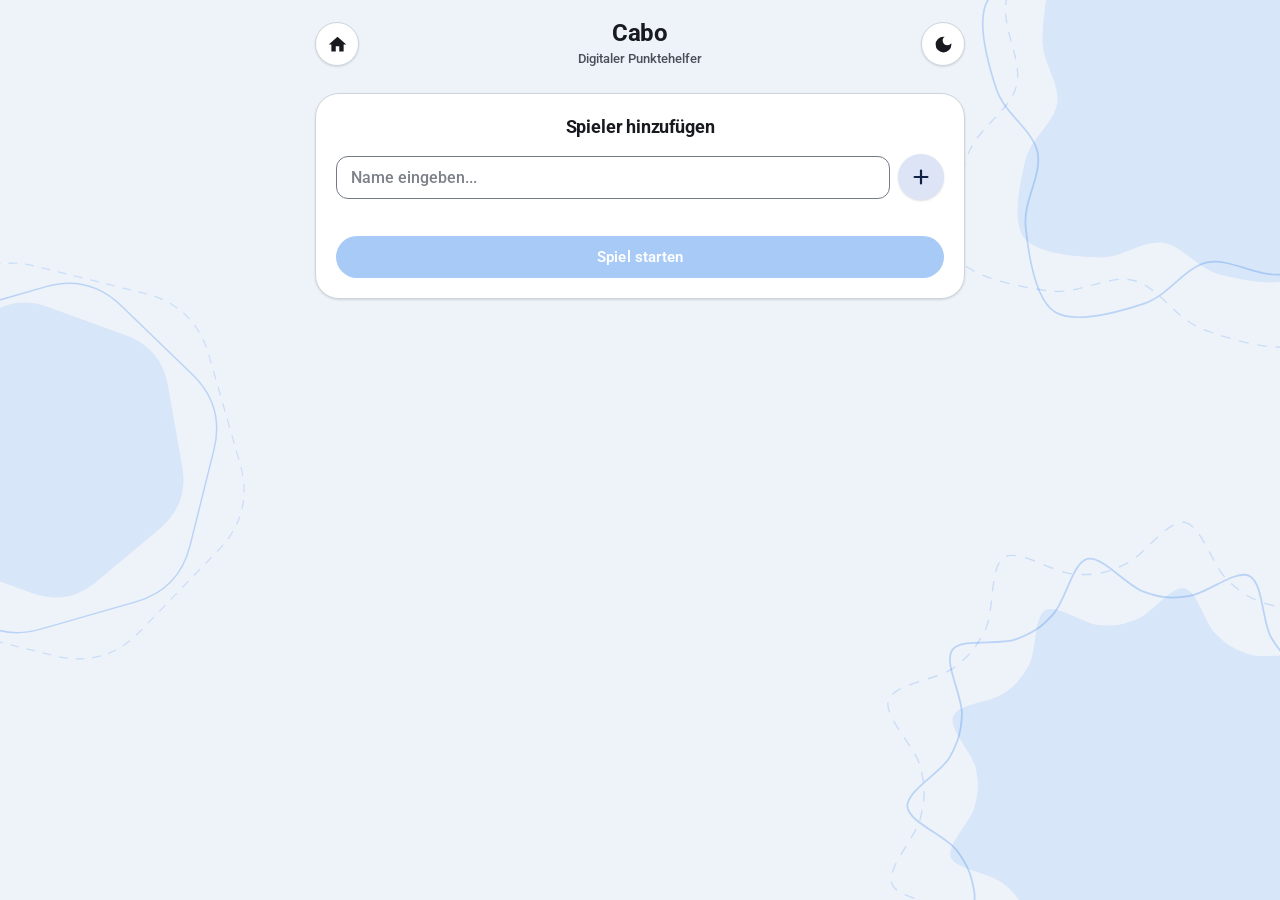
<file: spiele/cabo.html>
<!DOCTYPE html>
<html lang="de">
<head>
  <meta charset="UTF-8">
  <meta name="viewport" content="width=device-width, initial-scale=1.0">
  <title>Cabo Punktehelfer</title>
  <link rel="stylesheet" href="../styles.css">
  <script src="../theme.js"></script>
  <script src="../tournament.js"></script>
  <style>
    .container {
      width: 100%;
      max-width: 650px;
    }

    /* Buttons */
    .btn {
      width: 100%;
    }

    .btn-kamikaze {
      background-color: var(--md-sys-color-error-container);
      color: var(--md-sys-color-on-error-container);
      padding: 9px 14px;
      font-size: 0.84rem;
      border-radius: var(--md-sys-shape-corner-full);
      border: 1px solid var(--md-sys-color-error);
      font-weight: 600;
      cursor: pointer;
      white-space: nowrap;
      width: auto;
      box-shadow: none;
    }

    /* SETUP SCREEN */
    .input-group {
      display: flex;
      gap: 8px;
      margin-bottom: 16px;
    }

    .input-group input {
      flex: 1;
    }

    .player-setup-list {
      display: flex;
      flex-direction: column;
      gap: 8px;
      margin-bottom: 20px;
    }

    .player-setup-item {
      display: flex;
      justify-content: space-between;
      align-items: center;
      background-color: var(--md-sys-color-surface-container-low);
      border: 1px solid var(--md-sys-color-outline-variant);
      padding: 10px 14px;
      border-radius: var(--md-sys-shape-corner-md);
    }

    .btn-remove {
      background: none;
      border: none;
      color: var(--md-sys-color-error);
      font-size: 1.1rem;
      cursor: pointer;
      padding: 4px 8px;
      width: auto;
      box-shadow: none;
    }

    /* SCOREBOARD */
    .scoreboard {
      display: grid;
      grid-template-columns: repeat(auto-fit, minmax(130px, 1fr));
      gap: 10px;
      margin-bottom: 16px;
    }

    .player-card {
      background-color: var(--md-sys-color-surface-container-lowest);
      border: 1px solid var(--md-sys-color-outline-variant);
      border-radius: var(--md-sys-shape-corner-lg);
      padding: 14px 12px;
      text-align: center;
      position: relative;
      box-shadow: var(--md-sys-elevation-1);
      transition: background-color 0.2s ease, border-color 0.2s ease;
    }

    .player-card.lowest {
      border-color: var(--md-sys-color-tertiary);
      background-color: var(--md-sys-color-tertiary-container);
      color: var(--md-sys-color-on-tertiary-container);
    }

    .crown-icon {
      position: absolute;
      top: -10px;
      right: 8px;
      font-size: 1.25rem;
    }

    .player-name {
      font-weight: 700;
      font-size: 0.95rem;
      margin-bottom: 4px;
      white-space: nowrap;
      overflow: hidden;
      text-overflow: ellipsis;
    }

    .player-score {
      font-size: 1.7rem;
      font-weight: 700;
      color: var(--md-sys-color-primary);
    }

    .player-card.lowest .player-score {
      color: var(--md-sys-color-on-tertiary-container);
    }

    .player-badge {
      font-size: 0.74rem;
      color: var(--md-sys-color-tertiary);
      margin-top: 2px;
      font-weight: 600;
    }

    .player-card.lowest .player-badge {
      color: var(--md-sys-color-on-tertiary-container);
    }

    /* ROUND INPUT FORM */
    .round-input-row {
      display: flex;
      align-items: center;
      gap: 10px;
      margin-bottom: 10px;
      background-color: var(--md-sys-color-surface-container-low);
      border: 1px solid var(--md-sys-color-outline-variant);
      padding: 10px 14px;
      border-radius: var(--md-sys-shape-corner-md);
    }

    .round-input-label {
      flex: 1;
      font-weight: 600;
      font-size: 0.95rem;
      white-space: nowrap;
      overflow: hidden;
      text-overflow: ellipsis;
    }

    .round-input-row input {
      width: 90px;
      flex: none;
      text-align: center;
      font-weight: 700;
    }

    /* HISTORY TABLE */
    .table-wrapper {
      overflow-x: auto;
      margin-top: 10px;
      border-radius: var(--md-sys-shape-corner-md);
      border: 1px solid var(--md-sys-color-outline-variant);
      background-color: var(--md-sys-color-surface-container-lowest);
    }

    table {
      width: 100%;
      border-collapse: collapse;
      text-align: center;
      font-size: 0.88rem;
    }

    .reset-note {
      font-size: 0.72rem;
      color: var(--md-sys-color-warning);
      font-weight: 700;
      display: block;
    }

    /* END SCREEN */
    .winner-banner {
      text-align: center;
      padding: 16px 0;
    }

    .winner-banner .trophy {
      font-size: 3.2rem;
      margin-bottom: 8px;
    }

    .winner-banner h2 {
      font-size: 1.75rem;
      color: var(--md-sys-color-primary);
    }

    .ranking-list {
      display: flex;
      flex-direction: column;
      gap: 8px;
      margin: 18px 0;
    }

    .ranking-item {
      display: flex;
      justify-content: space-between;
      align-items: center;
      padding: 12px 16px;
      border-radius: var(--md-sys-shape-corner-md);
      background-color: var(--md-sys-color-surface-container-low);
      border: 1px solid var(--md-sys-color-outline-variant);
    }

    .ranking-item.winner {
      border-color: var(--md-sys-color-warning);
      background-color: var(--md-sys-color-warning-container);
      color: var(--md-sys-color-on-warning-container);
    }

    .rank-num {
      font-weight: 700;
      font-size: 1.08rem;
      width: 30px;
    }

    .rank-name {
      flex: 1;
      font-weight: 700;
    }

    .rank-score {
      font-size: 1.25rem;
      font-weight: 700;
    }
  </style>
</head>
<body>

<div class="container">
  <header class="m3-top-app-bar">
    <a href="../index.html" class="m3-nav-btn" aria-label="Hauptmenü" title="Hauptmenü">
      <svg viewBox="0 0 24 24" aria-hidden="true"><path d="M10 20v-6h4v6h5v-8h3L12 3 2 12h3v8z"/></svg>
    </a>
    <div class="m3-top-app-bar-title-group">
      <h1 class="m3-top-app-bar-title">Cabo</h1>
      <p class="m3-top-app-bar-subtitle">Digitaler Punktehelfer</p>
    </div>
    <button type="button" class="m3-icon-btn" onclick="toggleTheme()" aria-label="Darstellung umschalten" title="Light/Dark Mode umschalten">
      <svg class="icon-sun" viewBox="0 0 24 24" aria-hidden="true"><path d="M12 7c-2.76 0-5 2.24-5 5s2.24 5 5 5 5-2.24 5-5-2.24-5-5-5zM2 13h2c.55 0 1-.45 1-1s-.45-1-1-1H2c-.55 0-1 .45-1 1s.45 1 1 1zm18 0h2c.55 0 1-.45 1-1s-.45-1-1-1h-2c-.55 0-1 .45-1 1s.45 1 1 1zM11 2v2c0 .55.45 1 1 1s1-.45 1-1V2c0-.55-.45-1-1-1s-1 .45-1 1zm0 18v2c0 .55.45 1 1 1s1-.45 1-1v-2c0-.55-.45-1-1-1s-1 .45-1 1zM5.99 4.58a.996.996 0 0 0-1.41 0 .996.996 0 0 0 0 1.41l1.06 1.06c.39.39 1.03.39 1.41 0s.39-1.03 0-1.41L5.99 4.58zm12.37 12.37a.996.996 0 0 0-1.41 0 .996.996 0 0 0 0 1.41l1.06 1.06c.39.39 1.03.39 1.41 0a.996.996 0 0 0 0-1.41l-1.06-1.06zm1.06-10.96a.996.996 0 0 0 0-1.41.996.996 0 0 0-1.41 0l-1.06 1.06c-.39.39-.39 1.03 0 1.41s1.03.39 1.41 0l1.06-1.06zM7.05 18.36a.996.996 0 0 0 0-1.41.996.996 0 0 0-1.41 0l-1.06 1.06c-.39.39-.39 1.03 0 1.41s1.03.39 1.41 0l1.06-1.06z"/></svg>
      <svg class="icon-moon" viewBox="0 0 24 24" aria-hidden="true"><path d="M12 3a9 9 0 1 0 9 9c0-.46-.04-.92-.1-1.36a5.389 5.389 0 0 1-4.4 2.26 5.403 5.403 0 0 1-3.14-9.8c-.44-.06-.9-.1-1.36-.1z"/></svg>
    </button>
  </header>

  <!-- STEP 1: SETUP SCREEN -->
  <div id="setup-screen" class="card">
    <h2 class="card-title">Spieler hinzufügen</h2>
    <div class="input-group">
      <input type="text" id="player-name-input" placeholder="Name eingeben..." autocomplete="off">
      <button type="button" class="btn-add" id="add-player-btn" title="Spieler hinzufügen" aria-label="Spieler hinzufügen">
        <svg viewBox="0 0 24 24" fill="none" stroke="currentColor" stroke-width="2.4" stroke-linecap="round" stroke-linejoin="round" aria-hidden="true">
          <line x1="12" y1="5" x2="12" y2="19"></line>
          <line x1="5" y1="12" x2="19" y2="12"></line>
        </svg>
      </button>
    </div>
    <div id="t-player-chips"></div>

    <div class="player-setup-list" id="player-setup-list">
      <!-- Dynamisch hinzugefügte Spieler -->
    </div>

    <button class="btn" id="start-game-btn" disabled>Spiel starten</button>
  </div>

  <!-- STEP 2: GAME SCREEN -->
  <div id="game-screen" class="hidden">
    <!-- Punktestand Übersicht -->
    <div class="scoreboard" id="scoreboard">
      <!-- Dynamische Spielerkarten -->
    </div>

    <!-- Eingabe für neue Runde -->
    <div class="card">
      <h3 class="card-title" id="round-title">Runde 1 eintragen</h3>
      
      <div id="round-inputs-container">
        <!-- Dynamische Eingabefelder für jeden Spieler -->
      </div>

      <button class="btn" onclick="finishRound()" style="margin-top: 10px;">
        ✅ Runde beendet
      </button>
    </div>

    <!-- Rundenübersicht -->
    <div class="card">
      <h3 class="card-title" style="font-size: 1rem; color: var(--md-sys-color-on-surface-variant); margin-bottom: 8px;">Rundenübersicht</h3>
      <div class="table-wrapper">
        <table id="history-table">
          <thead>
            <tr id="history-head-row">
              <th>Runde</th>
              <!-- Spieler-Namen Spalten -->
            </tr>
          </thead>
          <tbody id="history-body">
            <!-- Runden-Ergebnisse -->
          </tbody>
        </table>
      </div>
      <button class="btn btn-outline" id="undo-btn" onclick="undoLastRound()" style="margin-top: 16px;" disabled>
        ↩️ Letzte Runde korrigieren
      </button>
    </div>
  </div>

  <!-- STEP 3: END SCREEN -->
  <div id="end-screen" class="card hidden">
    <div class="winner-banner">
      <div class="trophy">🏆</div>
      <p style="color: var(--md-sys-color-on-surface-variant); text-transform: uppercase; font-size: 0.8rem; letter-spacing: 1px;" id="winner-label">Sieger</p>
      <h2 id="winner-name">Spieler</h2>
    </div>

    <h3 class="card-title" style="font-size: 1rem; color: var(--md-sys-color-on-surface-variant); margin-bottom: 8px;">Endabrechnung</h3>
    <div class="ranking-list" id="ranking-list">
      <!-- Dynamische Rangliste -->
    </div>

    <div id="t-save-container" class="t-save-wrapper"></div>

    <div style="display: flex; gap: 10px; margin-top: 12px;">
      <button class="btn" onclick="restartWithSamePlayers()">Neu starten</button>
      <button class="btn btn-secondary" onclick="resetToSetup()">Neue Spieler</button>
    </div>
  </div>
</div>

<script>
  // Game State
  let players = []; // Array von Strings ["Name 1", "Name 2"]
  let rounds = [];  // Array von Objekten: { rawScores: [n1, n2], totalsAfter: [t1, t2], resets: [bool1, bool2] }

  // DOM Elements
  const setupScreen = document.getElementById('setup-screen');
  const gameScreen = document.getElementById('game-screen');
  const endScreen = document.getElementById('end-screen');

  const playerNameInput = document.getElementById('player-name-input');
  const addPlayerBtn = document.getElementById('add-player-btn');
  const playerSetupList = document.getElementById('player-setup-list');
  const startGameBtn = document.getElementById('start-game-btn');

  const scoreboard = document.getElementById('scoreboard');
  const roundTitle = document.getElementById('round-title');
  const roundInputsContainer = document.getElementById('round-inputs-container');
  
  const historyHeadRow = document.getElementById('history-head-row');
  const historyBody = document.getElementById('history-body');
  const undoBtn = document.getElementById('undo-btn');

  const winnerName = document.getElementById('winner-name');
  const winnerLabel = document.getElementById('winner-label');
  const rankingList = document.getElementById('ranking-list');

  // Event Listeners for Setup
  addPlayerBtn.addEventListener('click', addPlayer);
  playerNameInput.addEventListener('keypress', (e) => {
    if (e.key === 'Enter') addPlayer();
  });
  startGameBtn.addEventListener('click', startGame);

  function addPlayer() {
    const name = playerNameInput.value.trim();
    if (name === '') return;

    players.push(name);
    playerNameInput.value = '';
    renderSetupList();
  }

  function removePlayer(index) {
    players.splice(index, 1);
    renderSetupList();
  }

  function renderSetupList() {
    playerSetupList.innerHTML = '';
    players.forEach((p, idx) => {
      const item = document.createElement('div');
      item.className = 'player-setup-item';
      item.innerHTML = `
        <span><strong>${idx + 1}.</strong> ${p}</span>
        <button class="btn-remove" onclick="removePlayer(${idx})">✕</button>
      `;
      playerSetupList.appendChild(item);
    });

    startGameBtn.disabled = players.length === 0;
    renderTournamentChips();
  }

  function renderTournamentChips() {
    if (!window.Tournament) return;
    Tournament.renderPlayerChips('t-player-chips', {
      isSelected: (name) => players.some(p => p.toLowerCase() === name.toLowerCase()),
      onToggle: (name) => {
        const idx = players.findIndex(p => p.toLowerCase() === name.toLowerCase());
        if (idx >= 0) players.splice(idx, 1);
        else players.push(name);
        renderSetupList();
      }
    });
  }

  function startGame() {
    if (players.length === 0) return;
    rounds = [];

    setupScreen.classList.add('hidden');
    endScreen.classList.add('hidden');
    gameScreen.classList.remove('hidden');

    renderGame();
  }

  // Get current totals calculated round by round with exact 100-reset rule
  function getCurrentTotals() {
    let totals = players.map(() => 0);

    rounds.forEach(r => {
      totals = r.totalsAfter;
    });

    return totals;
  }

  function triggerKamikaze(targetIdx) {
    players.forEach((_, idx) => {
      const input = document.getElementById(`score-input-${idx}`);
      if (input) {
        input.value = (idx === targetIdx) ? 0 : 50;
      }
    });
  }

  function finishRound() {
    const rawScores = [];
    
    for (let i = 0; i < players.length; i++) {
      const input = document.getElementById(`score-input-${i}`);
      const val = parseInt(input.value, 10);
      if (isNaN(val)) {
        alert(`Bitte gib eine gültige Punktzahl für ${players[i]} ein.`);
        return;
      }
      rawScores.push(val);
    }

    // Previous totals
    const prevTotals = getCurrentTotals();
    const newTotals = [];
    const resets = [];

    // Calculate new totals and apply 100-point reset rule
    for (let i = 0; i < players.length; i++) {
      let scoreSum = prevTotals[i] + rawScores[i];
      if (scoreSum === 100) {
        scoreSum = 50; // Exact 100 points reduced to 50
        resets.push(true);
      } else {
        resets.push(false);
      }
      newTotals.push(scoreSum);
    }

    rounds.push({
      rawScores: rawScores,
      totalsAfter: newTotals,
      resets: resets
    });

    // Check if game ends (if any player has 101 or more points)
    const hasGameEnded = newTotals.some(score => score >= 101);

    if (hasGameEnded) {
      showEndScreen();
    } else {
      renderGame();
    }
  }

  function undoLastRound() {
    if (rounds.length > 0) {
      rounds.pop();
      renderGame();
    }
  }

  function renderGame() {
    const currentTotals = getCurrentTotals();
    const minScore = Math.min(...currentTotals);

    // 1. Render Scoreboard
    scoreboard.innerHTML = '';
    players.forEach((p, idx) => {
      const isLowest = currentTotals[idx] === minScore;
      const card = document.createElement('div');
      card.className = `player-card ${isLowest ? 'lowest' : ''}`;
      
      card.innerHTML = `
        ${isLowest ? '<div class="crown-icon">👑</div>' : ''}
        <div class="player-name">${p}</div>
        <div class="player-score">${currentTotals[idx]}</div>
        <div class="player-badge">${isLowest ? 'Niedrigste Pkt' : ''}</div>
      `;
      scoreboard.appendChild(card);
    });

    // 2. Render Round Inputs
    roundTitle.textContent = `Runde ${rounds.length + 1} eintragen`;
    roundInputsContainer.innerHTML = '';

    players.forEach((p, idx) => {
      const row = document.createElement('div');
      row.className = 'round-input-row';
      row.innerHTML = `
        <span class="round-input-label">${p}</span>
        <input type="number" id="score-input-${idx}" placeholder="Punkte" inputmode="numeric" pattern="[0-9]*">
        <button type="button" class="btn-kamikaze" onclick="triggerKamikaze(${idx})">🚀 Kamikaze</button>
      `;
      roundInputsContainer.appendChild(row);
    });

    // 3. Render History Table
    historyHeadRow.innerHTML = '<th>Runde</th>';
    players.forEach(p => {
      const th = document.createElement('th');
      th.textContent = p;
      historyHeadRow.appendChild(th);
    });

    historyBody.innerHTML = '';
    rounds.forEach((r, rIdx) => {
      const tr = document.createElement('tr');
      let html = `<td><strong>R${rIdx + 1}</strong></td>`;
      
      r.rawScores.forEach((s, pIdx) => {
        const isReset = r.resets[pIdx];
        html += `
          <td>
            +${s} 
            <small style="color: var(--md-sys-color-on-surface-variant);">(${r.totalsAfter[pIdx]})</small>
            ${isReset ? '<span class="reset-note">🎯 100➔50!</span>' : ''}
          </td>
        `;
      });
      tr.innerHTML = html;
      historyBody.appendChild(tr);
    });

    undoBtn.disabled = rounds.length === 0;
  }

  function showEndScreen() {
    gameScreen.classList.add('hidden');
    endScreen.classList.remove('hidden');

    const finalTotals = getCurrentTotals();
    const minScore = Math.min(...finalTotals);

    // Player Object List for Ranking
    const playerObjects = players.map((name, idx) => ({
      name: name,
      score: finalTotals[idx]
    }));

    // Sort ascending by score (lowest score wins)
    playerObjects.sort((a, b) => a.score - b.score);

    // Find winners (supports ties)
    const winners = playerObjects.filter(p => p.score === minScore);
    
    if (winners.length > 1) {
      winnerLabel.textContent = "Unentschieden! Sieger";
      winnerName.textContent = winners.map(w => w.name).join(' & ');
    } else {
      winnerLabel.textContent = "Sieger";
      winnerName.textContent = winners[0].name;
    }

    rankingList.innerHTML = '';
    playerObjects.forEach((p, idx) => {
      const isWinner = p.score === minScore;
      const item = document.createElement('div');
      item.className = `ranking-item ${isWinner ? 'winner' : ''}`;
      item.innerHTML = `
        <div class="rank-num">${isWinner ? '👑' : (idx + 1) + '.'}</div>
        <div class="rank-name">${p.name}</div>
        <div class="rank-score">${p.score} Pkt</div>
      `;
      rankingList.appendChild(item);
    });

    if (tSaveCtrl) tSaveCtrl.reset();
  }

  function restartWithSamePlayers() {
    startGame();
  }

  function resetToSetup() {
    players = [];
    rounds = [];
    renderSetupList();
    endScreen.classList.add('hidden');
    setupScreen.classList.remove('hidden');
  }

  const tSaveCtrl = window.Tournament ? Tournament.mountSaveButton('t-save-container', {
    gameName: 'Cabo',
    lowerIsBetter: true,
    getEntries: () => {
      const totals = getCurrentTotals();
      return players.map((name, idx) => ({ name, score: totals[idx] }));
    }
  }) : null;

  renderTournamentChips();
</script>

</body>
</html>
</file>
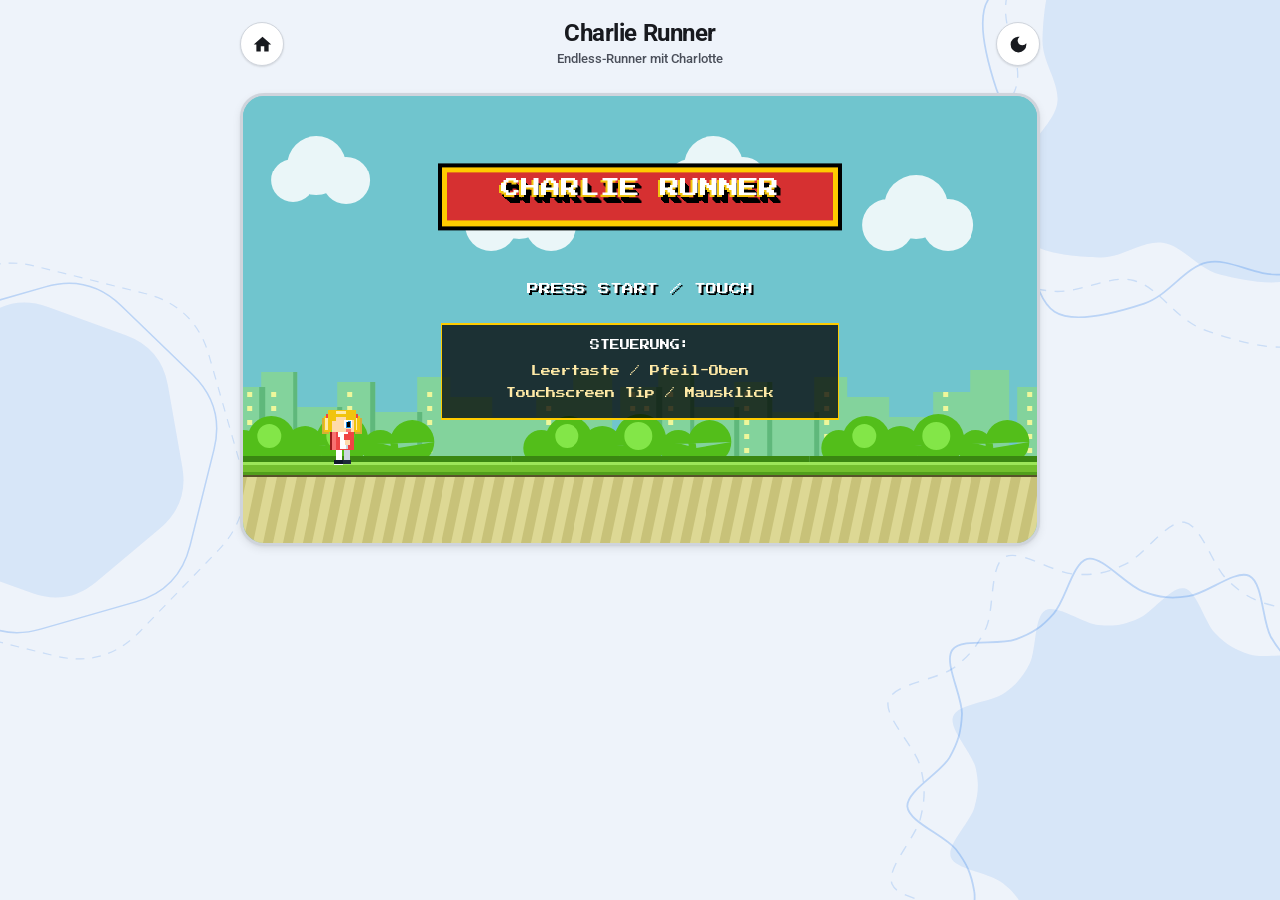
<file: spiele/charlie_run.html>
<!DOCTYPE html>
<html lang="de">
<head>
  <meta charset="UTF-8">
  <meta name="viewport" content="width=device-width, initial-scale=1.0, maximum-scale=1.0, user-scalable=no">
  <title>Charlie Runner</title>
  <link rel="stylesheet" href="../styles.css">
  <script src="../theme.js"></script>
  <link href="https://fonts.googleapis.com/css2?family=Press+Start+2P&display=swap" rel="stylesheet">
  <style>
    * {
      box-sizing: border-box;
      user-select: none;
      -webkit-user-select: none;
      margin: 0;
      padding: 0;
    }

    body {
      display: flex;
      flex-direction: column;
      justify-content: flex-start;
      align-items: center;
      min-height: 100vh;
      font-family: var(--md-sys-typescale-body-font);
      color: var(--md-sys-color-on-background);
      padding: max(14px, env(safe-area-inset-top)) 16px 24px 16px;
      overflow-x: hidden;
    }

    .arcade-bar {
      width: 100%;
      max-width: 800px;
      font-family: var(--md-sys-typescale-body-font);
    }

    #game-container {
      position: relative;
      border: 3px solid var(--md-sys-color-outline-variant);
      border-radius: var(--md-sys-shape-corner-xl);
      box-shadow: var(--md-sys-elevation-2);
      overflow: hidden;
      background: #70c5ce;
      width: 100%;
      max-width: 800px;
      font-family: 'Press Start 2P', monospace;
    }

    canvas {
      display: block;
      width: 100%;
      height: auto;
      image-rendering: pixelated;
      image-rendering: crisp-edges;
    }
  </style>
</head>
<body>

<header class="m3-top-app-bar arcade-bar">
  <a href="../index.html" class="m3-nav-btn" aria-label="Hauptmenü" title="Hauptmenü">
    <svg viewBox="0 0 24 24" aria-hidden="true"><path d="M10 20v-6h4v6h5v-8h3L12 3 2 12h3v8z"/></svg>
  </a>
  <div class="m3-top-app-bar-title-group">
    <h1 class="m3-top-app-bar-title">Charlie Runner</h1>
    <p class="m3-top-app-bar-subtitle">Endless-Runner mit Charlotte</p>
  </div>
  <button type="button" class="m3-icon-btn" onclick="toggleTheme()" aria-label="Darstellung umschalten" title="Light/Dark Mode umschalten">
    <svg class="icon-sun" viewBox="0 0 24 24" aria-hidden="true"><path d="M12 7c-2.76 0-5 2.24-5 5s2.24 5 5 5 5-2.24 5-5-2.24-5-5-5zM2 13h2c.55 0 1-.45 1-1s-.45-1-1-1H2c-.55 0-1 .45-1 1s.45 1 1 1zm18 0h2c.55 0 1-.45 1-1s-.45-1-1-1h-2c-.55 0-1 .45-1 1s.45 1 1 1zM11 2v2c0 .55.45 1 1 1s1-.45 1-1V2c0-.55-.45-1-1-1s-1 .45-1 1zm0 18v2c0 .55.45 1 1 1s1-.45 1-1v-2c0-.55-.45-1-1-1s-1 .45-1 1zM5.99 4.58a.996.996 0 0 0-1.41 0 .996.996 0 0 0 0 1.41l1.06 1.06c.39.39 1.03.39 1.41 0s.39-1.03 0-1.41L5.99 4.58zm12.37 12.37a.996.996 0 0 0-1.41 0 .996.996 0 0 0 0 1.41l1.06 1.06c.39.39 1.03.39 1.41 0a.996.996 0 0 0 0-1.41l-1.06-1.06zm1.06-10.96a.996.996 0 0 0 0-1.41.996.996 0 0 0-1.41 0l-1.06 1.06c-.39.39-.39 1.03 0 1.41s1.03.39 1.41 0l1.06-1.06zM7.05 18.36a.996.996 0 0 0 0-1.41.996.996 0 0 0-1.41 0l-1.06 1.06c-.39.39-.39 1.03 0 1.41s1.03.39 1.41 0l1.06-1.06z"/></svg>
    <svg class="icon-moon" viewBox="0 0 24 24" aria-hidden="true"><path d="M12 3a9 9 0 1 0 9 9c0-.46-.04-.92-.1-1.36a5.389 5.389 0 0 1-4.4 2.26 5.403 5.403 0 0 1-3.14-9.8c-.44-.06-.9-.1-1.36-.1z"/></svg>
  </button>
</header>

<div id="game-container">
  <canvas id="gameCanvas" width="800" height="450"></canvas>
</div>

<script>
  const canvas = document.getElementById('gameCanvas');
  const ctx = canvas.getContext('2d');

  // Spielzustände
  const STATE = { START: 0, PLAYING: 1, GAMEOVER: 2 };
  let currentState = STATE.START;

  // Punkte & Rekord
  let score = 0;
  let highScore = localStorage.getItem('charlieRunnerHighScore') || 0;
  let frames = 0;
  let gameSpeed = 5.2;

  // Bodenhöhe (angepasst an 800x450 Spielfenster analog zu Theken Tim)
  const groundY = 368;

  // Parallax-Offsets
  let bgXFar = 0;
  let bgXMid = 0;
  let bgXFore = 0;

  // --- CHARLIE (SPIELFIGUR) ---
  const charlie = {
    x: 100,
    y: groundY,
    width: 36,
    height: 52,
    velocityY: 0,
    gravity: 0.58,
    jumpForce: -11.8,
    isGrounded: true,

    reset() {
      this.y = groundY;
      this.velocityY = 0;
      this.isGrounded = true;
    },

    jump() {
      if (this.isGrounded) {
        this.velocityY = this.jumpForce;
        this.isGrounded = false;
      }
    },

    update() {
      if (currentState === STATE.PLAYING) {
        this.velocityY += this.gravity;
        this.y += this.velocityY;

        if (this.y >= groundY) {
          this.y = groundY;
          this.velocityY = 0;
          this.isGrounded = true;
        }
      }
    },

    draw() {
      ctx.save();
      ctx.translate(this.x, this.y);

      const animCycle = Math.floor(frames / 5) % 4;
      const bounceY = (this.isGrounded && currentState === STATE.PLAYING) ? (animCycle % 2 === 0 ? -2 : 0) : 0;

      ctx.translate(0, bounceY);

      // Zopf links
      ctx.fillStyle = '#d4af37';
      ctx.fillRect(-20, -44, 7, 16);
      ctx.fillStyle = '#f1c40f';
      ctx.fillRect(-18, -46, 7, 16);
      ctx.fillStyle = '#ffeaa7';
      ctx.fillRect(-17, -44, 3, 12);

      // Zopf rechts
      ctx.fillStyle = '#d4af37';
      ctx.fillRect(13, -44, 7, 16);
      ctx.fillStyle = '#f1c40f';
      ctx.fillRect(11, -46, 7, 16);
      ctx.fillStyle = '#ffeaa7';
      ctx.fillRect(12, -44, 3, 12);

      // Haarschleifen
      ctx.fillStyle = '#ef4444';
      ctx.fillRect(-16, -48, 6, 4);
      ctx.fillRect(10, -48, 6, 4);

      // Haare Hauptvolumen
      ctx.fillStyle = '#f1c40f';
      ctx.fillRect(-14, -52, 28, 20);

      // Kopf
      ctx.fillStyle = '#ffdbac';
      ctx.fillRect(-10, -48, 22, 18);

      // Pony
      ctx.fillStyle = '#f1c40f';
      ctx.fillRect(-12, -52, 24, 7);
      ctx.fillRect(-12, -46, 6, 5);
      ctx.fillRect(4, -46, 8, 4);
      ctx.fillStyle = '#ffeaa7';
      ctx.fillRect(-6, -51, 10, 3);

      // Augen
      ctx.fillStyle = '#ffffff';
      ctx.fillRect(2, -42, 8, 8);
      ctx.fillStyle = '#0984e3';
      ctx.fillRect(4, -41, 5, 7);
      ctx.fillStyle = '#000000';
      ctx.fillRect(5, -40, 3, 5);
      ctx.fillStyle = '#ffffff';
      ctx.fillRect(4, -42, 2, 2);

      // Wange & Mund
      ctx.fillStyle = '#ff7675';
      ctx.fillRect(4, -33, 5, 3);
      ctx.fillStyle = '#c0392b';
      ctx.fillRect(3, -30, 4, 2);

      // Kleid (Rot)
      ctx.fillStyle = '#991b1b'; // Dunkelrot (Schatten)
      ctx.fillRect(-12, -30, 24, 18);
      ctx.fillStyle = '#ef4444'; // Kräftiges Rot (Hauptfarbe)
      ctx.fillRect(-10, -30, 22, 18);
      ctx.fillStyle = '#f87171'; // Hellrot (Glanzkante)
      ctx.fillRect(-10, -30, 4, 18);

      // Schürze
      ctx.fillStyle = '#ffffff';
      ctx.fillRect(-4, -30, 10, 5);
      ctx.fillRect(-2, -25, 8, 12);
      ctx.fillStyle = '#cbd5e1';
      ctx.fillRect(4, -25, 2, 12);

      // Beine
      if (!this.isGrounded) {
        ctx.fillStyle = '#cbd5e1';
        ctx.fillRect(-10, -12, 6, 8);
        ctx.fillRect(-14, -6, 8, 4);
        ctx.fillStyle = '#0f172a';
        ctx.fillRect(-16, -2, 10, 4);
        ctx.fillStyle = '#ffffff';
        ctx.fillRect(-16, 2, 10, 1);

        ctx.fillStyle = '#ffffff';
        ctx.fillRect(2, -12, 6, 10);
        ctx.fillRect(6, -4, 8, 4);
        ctx.fillStyle = '#0f172a';
        ctx.fillRect(6, 0, 10, 4);
        ctx.fillStyle = '#ffffff';
        ctx.fillRect(6, 4, 10, 1);
      } else {
        let leg1X = 0, leg2X = 0;
        if (animCycle === 0) { leg1X = -8; leg2X = 4; }
        else if (animCycle === 1) { leg1X = -4; leg2X = 0; }
        else if (animCycle === 2) { leg1X = 2; leg2X = -6; }
        else { leg1X = -2; leg2X = -2; }

        ctx.fillStyle = '#cbd5e1';
        ctx.fillRect(leg1X, -12, 6, 10);
        ctx.fillStyle = '#1e293b';
        ctx.fillRect(leg1X - 2, -2, 9, 4);

        ctx.fillStyle = '#ffffff';
        ctx.fillRect(leg2X, -12, 6, 10);
        ctx.fillStyle = '#0f172a';
        ctx.fillRect(leg2X - 2, -2, 9, 4);
        ctx.fillStyle = '#ffffff';
        ctx.fillRect(leg2X - 2, 2, 9, 1);
      }

      // Ärmel
      let armX = (!this.isGrounded) ? -4 : ((animCycle % 2 === 0) ? 4 : -4);
      ctx.fillStyle = '#ef4444'; // Auf Rot angepasst
      ctx.fillRect(armX - 2, -28, 6, 6);
      ctx.fillStyle = '#ffdbac';
      ctx.fillRect(armX - 1, -22, 5, 5);

      ctx.restore();
    }
  };

  // --- HINDERNISSE ---
  const obstacles = [];
  let obstacleTimer = 0;
  const minObstacleGap = 80;

  class Obstacle {
    constructor() {
      this.x = canvas.width + 30;
      this.type = Math.random() > 0.45 ? 'cactus' : 'bird';
      this.hasArm = Math.random() > 0.35;

      if (this.type === 'cactus') {
        this.width = this.hasArm ? 44 : 26;
        this.height = 56;
        this.y = groundY;
      } else {
        this.width = 38;
        this.height = 30;
        this.y = groundY - 38;
      }
    }

    update() {
      this.x -= gameSpeed;
    }

    draw() {
      if (this.type === 'cactus') {
        this.drawCactus();
      } else {
        this.drawBird();
      }
    }

    // PIXEL-ART KAKTUS NACH BILDVORLAGE
    drawCactus() {
      ctx.save();
      ctx.translate(Math.floor(this.x), Math.floor(this.y));

      // Farben exakt an Vorlage angepasst
      const C_OUT = '#17310e';        // Dunkle Außenkontur
      const C_SHADOW_D = '#1c4213';   // Tiefschatten
      const C_SHADOW_M = '#2a631c';   // Mittlerer Schatten
      const C_MID = '#46932e';        // Kaktus Grün
      const C_LIGHT = '#72c443';      // Hellgrün Glanz
      const C_BRIGHT = '#9ce867';     // Licht-Highlight
      const C_THORN_D = '#53361c';    // Stacheln Dunkelbraun
      const C_THORN_L = '#82562f';    // Stacheln Hellbraun

      const h = this.height; // 56px
      const sw = 22;          // Stamm-Breite
      const sx = -sw / 2;

      // --- 1. AUSSENKONTUR / SILHOUETTE (Hauptstamm) ---
      ctx.fillStyle = C_OUT;
      ctx.fillRect(sx - 2, -h + 4, sw + 4, h - 4);
      ctx.fillRect(sx, -h + 2, sw, 2);
      ctx.fillRect(sx + 2, -h, sw - 4, 2);

      // --- 2. VERTIKALE RIPPEN-SCHATTIERUNG (Hauptstamm) ---
      // Rippe 1 (Links - Hellster Glanz)
      ctx.fillStyle = C_BRIGHT;
      ctx.fillRect(sx, -h + 6, 3, h - 8);
      ctx.fillStyle = C_LIGHT;
      ctx.fillRect(sx + 3, -h + 4, 3, h - 6);

      // Rippe 2 (Mitte-Links - Hauptgrün)
      ctx.fillStyle = C_MID;
      ctx.fillRect(sx + 6, -h + 4, 5, h - 6);

      // Rippe 3 (Mitte-Rechts - Mittelschatten)
      ctx.fillStyle = C_SHADOW_M;
      ctx.fillRect(sx + 11, -h + 4, 5, h - 6);

      // Rippe 4 (Rechts - Tiefschatten)
      ctx.fillStyle = C_SHADOW_D;
      ctx.fillRect(sx + 16, -h + 6, 4, h - 8);

      // Abgerundete Kappe oben auf Stamm
      ctx.fillStyle = C_BRIGHT;
      ctx.fillRect(sx + 3, -h + 2, 4, 2);
      ctx.fillStyle = C_LIGHT;
      ctx.fillRect(sx + 7, -h + 2, 5, 2);
      ctx.fillStyle = C_SHADOW_M;
      ctx.fillRect(sx + 12, -h + 2, 4, 2);

      // Abgerundetes Fundament unten
      ctx.fillStyle = C_SHADOW_D;
      ctx.fillRect(sx + 2, -2, sw - 4, 2);

      // --- 3. RECHTER SEITENARM (Vorlagengetreu) ---
      if (this.hasArm) {
        const ax = sx + sw - 2; // Arm-Ansatz
        const ay = -32;

        // Arm Kontur
        ctx.fillStyle = C_OUT;
        ctx.fillRect(ax, ay + 4, 16, 12);
        ctx.fillRect(ax + 10, ay - 20, 10, 26);
        ctx.fillRect(ax + 12, ay - 22, 6, 2);

        // Arm Verbindung horizontal
        ctx.fillStyle = C_SHADOW_M;
        ctx.fillRect(ax, ay + 6, 10, 8);
        ctx.fillStyle = C_SHADOW_D;
        ctx.fillRect(ax, ay + 10, 10, 4);

        // Arm Vertikaler Ast
        ctx.fillStyle = C_LIGHT;
        ctx.fillRect(ax + 10, ay - 18, 2, 20);
        ctx.fillStyle = C_MID;
        ctx.fillRect(ax + 12, ay - 20, 3, 23);
        ctx.fillStyle = C_SHADOW_M;
        ctx.fillRect(ax + 15, ay - 20, 3, 23);
        ctx.fillStyle = C_SHADOW_D;
        ctx.fillRect(ax + 18, ay - 18, 2, 20);

        // Arm Spitze oben rund
        ctx.fillStyle = C_LIGHT;
        ctx.fillRect(ax + 12, ay - 22, 4, 2);

        // Stacheln am Arm
        this.drawThornCluster(ax + 19, ay - 10, C_THORN_D, C_THORN_L);
        this.drawThornCluster(ax + 19, ay + 4, C_THORN_D, C_THORN_L);
        this.drawThornCluster(ax + 11, ay - 24, C_THORN_D, C_THORN_L);
        this.drawThornCluster(ax + 17, ay - 24, C_THORN_D, C_THORN_L);
        this.drawThornCluster(ax + 15, ay - 6, C_THORN_D, C_THORN_L);
      }

      // --- 4. BRAUNE STACHELN / THORNS (Cluster auf Stamm) ---
      // Spitze Hauptstamm
      this.drawThornCluster(sx + 3, -h - 2, C_THORN_D, C_THORN_L);
      this.drawThornCluster(sx + 9, -h - 3, C_THORN_D, C_THORN_L);
      this.drawThornCluster(sx + 15, -h - 1, C_THORN_D, C_THORN_L);

      // Außenkante Links
      this.drawThornCluster(sx - 4, -h + 12, C_THORN_D, C_THORN_L);
      this.drawThornCluster(sx - 4, -h + 28, C_THORN_D, C_THORN_L);
      this.drawThornCluster(sx - 4, -h + 44, C_THORN_D, C_THORN_L);

      // Außenkante Rechts
      this.drawThornCluster(sx + sw, -h + 16, C_THORN_D, C_THORN_L);
      this.drawThornCluster(sx + sw, -h + 38, C_THORN_D, C_THORN_L);

      // Oberflächen-Stacheln auf den Rippen (Vorderseite)
      this.drawThornCluster(sx + 4, -h + 18, C_THORN_D, C_THORN_L);
      this.drawThornCluster(sx + 14, -h + 22, C_THORN_D, C_THORN_L);
      this.drawThornCluster(sx + 8, -h + 34, C_THORN_D, C_THORN_L);
      this.drawThornCluster(sx + 15, -h + 42, C_THORN_D, C_THORN_L);
      this.drawThornCluster(sx + 5, -h + 48, C_THORN_D, C_THORN_L);

      ctx.restore();
    }

    // Hilfsfunktion für kleine braune Pixel-Stachel
    drawThornCluster(x, y, colorDark, colorLight) {
      ctx.fillStyle = colorDark;
      ctx.fillRect(x, y, 3, 3);
      ctx.fillStyle = colorLight;
      ctx.fillRect(x + 1, y - 1, 2, 2);
    }

    drawBird() {
      ctx.save();
      ctx.translate(this.x, this.y);

      const wingUp = Math.floor(frames / 8) % 2 === 0;

      ctx.fillStyle = '#0f172a';
      ctx.fillRect(-18, -20, 32, 20);

      ctx.fillStyle = '#e11d48';
      ctx.fillRect(-16, -18, 28, 16);

      ctx.fillStyle = '#fda4af';
      ctx.fillRect(-6, -8, 12, 6);

      ctx.fillStyle = '#ffffff';
      ctx.fillRect(4, -16, 7, 7);
      ctx.fillStyle = '#000000';
      ctx.fillRect(6, -15, 4, 4);
      ctx.fillStyle = '#ffffff';
      ctx.fillRect(8, -15, 2, 2);

      ctx.fillStyle = '#f59e0b';
      ctx.fillRect(10, -12, 10, 6);
      ctx.fillStyle = '#d97706';
      ctx.fillRect(10, -9, 10, 3);

      ctx.fillStyle = '#9f1239';
      ctx.fillRect(-22, -14, 8, 4);
      ctx.fillRect(-20, -10, 6, 4);

      ctx.fillStyle = '#be123c';
      if (wingUp) {
        ctx.fillRect(-8, -30, 10, 14);
        ctx.fillStyle = '#fda4af';
        ctx.fillRect(-6, -28, 4, 10);
      } else {
        ctx.fillRect(-8, -4, 10, 14);
        ctx.fillStyle = '#fda4af';
        ctx.fillRect(-6, -2, 4, 10);
      }

      ctx.restore();
    }
  }

  // --- PARALLAX HINTERGRUND ---
  function drawParallaxBackground() {
    ctx.fillStyle = '#70c5ce';
    ctx.fillRect(0, 0, canvas.width, canvas.height);

    if (currentState === STATE.PLAYING) bgXFar += 0.4;
    if (currentState === STATE.START) bgXFar += 0.15;

    const cloudLoop = 400;
    const cloudOffset = bgXFar % cloudLoop;

    for (let i = -1; i <= 2; i++) {
      const cx = (i * cloudLoop) - cloudOffset;
      ctx.fillStyle = 'rgba(255, 255, 255, 0.85)';
      ctx.beginPath();
      ctx.arc(cx + 60, 85, 22, 0, Math.PI * 2);
      ctx.arc(cx + 84, 70, 30, 0, Math.PI * 2);
      ctx.arc(cx + 114, 85, 24, 0, Math.PI * 2);
      ctx.fill();

      ctx.beginPath();
      ctx.arc(cx + 260, 130, 26, 0, Math.PI * 2);
      ctx.arc(cx + 288, 112, 32, 0, Math.PI * 2);
      ctx.arc(cx + 320, 130, 26, 0, Math.PI * 2);
      ctx.fill();
    }

    if (currentState === STATE.PLAYING) bgXMid += 0.8;
    if (currentState === STATE.START) bgXMid += 0.3;

    const cityY = groundY - 100;
    const cityLoop = 400;
    const cityOffset = bgXMid % cityLoop;

    for (let i = -1; i <= 2; i++) {
      const bx = (i * cityLoop) - cityOffset;

      ctx.fillStyle = '#83d39c';
      ctx.fillRect(bx + 0, cityY + 25, 42, 75);
      ctx.fillRect(bx + 38, cityY + 10, 36, 90);
      ctx.fillRect(bx + 70, cityY + 45, 50, 55);
      ctx.fillRect(bx + 115, cityY + 20, 38, 80);
      ctx.fillRect(bx + 148, cityY + 50, 52, 50);
      ctx.fillRect(bx + 195, cityY + 15, 34, 85);
      ctx.fillRect(bx + 225, cityY + 35, 46, 65);
      ctx.fillRect(bx + 268, cityY + 55, 52, 45);
      ctx.fillRect(bx + 315, cityY + 30, 42, 70);
      ctx.fillRect(bx + 352, cityY + 8, 40, 92);

      ctx.fillStyle = '#5fb87b';
      ctx.fillRect(bx + 36, cityY + 25, 6, 75);
      ctx.fillRect(bx + 70, cityY + 10, 4, 90);
      ctx.fillRect(bx + 115, cityY + 45, 5, 55);
      ctx.fillRect(bx + 148, cityY + 20, 5, 80);
      ctx.fillRect(bx + 195, cityY + 50, 5, 50);

      ctx.fillStyle = '#eef79b';
      for (let wy = cityY + 30; wy < cityY + 90; wy += 14) {
        ctx.fillRect(bx + 10, wy, 5, 5);
        ctx.fillRect(bx + 24, wy, 5, 5);
        ctx.fillRect(bx + 48, wy, 5, 5);
        ctx.fillRect(bx + 125, wy, 5, 5);
        ctx.fillRect(bx + 205, wy, 5, 5);
        ctx.fillRect(bx + 325, wy, 5, 5);
      }
    }

    const bushY = groundY - 32;
    const bushLoop = 300;
    const bushOffset = (bgXMid * 1.5) % bushLoop;

    for (let i = -1; i <= 3; i++) {
      const bx = (i * bushLoop) - bushOffset;
      ctx.fillStyle = '#53be1a';
      ctx.beginPath();
      ctx.arc(bx + 30, bushY + 18, 18, 0, Math.PI * 2);
      ctx.arc(bx + 58, bushY + 10, 24, 0, Math.PI * 2);
      ctx.arc(bx + 92, bushY + 16, 20, 0, Math.PI * 2);
      ctx.arc(bx + 130, bushY + 10, 26, 0, Math.PI * 2);
      ctx.arc(bx + 168, bushY + 18, 18, 0, Math.PI * 2);
      ctx.arc(bx + 200, bushY + 12, 22, 0, Math.PI * 2);
      ctx.fill();

      ctx.fillStyle = '#83e648';
      ctx.beginPath();
      ctx.arc(bx + 56, bushY + 6, 12, 0, Math.PI * 2);
      ctx.arc(bx + 128, bushY + 6, 14, 0, Math.PI * 2);
      ctx.fill();

      ctx.fillStyle = '#3a8711';
      ctx.fillRect(bx, bushY + 26, 300, 6);
    }

    if (currentState === STATE.PLAYING) bgXFore += gameSpeed;
    if (currentState === STATE.START) bgXFore += 1.0;

    const floorY = groundY;

    ctx.fillStyle = '#ddd894';
    ctx.fillRect(0, floorY, canvas.width, canvas.height - floorY);

    ctx.fillStyle = '#73bf2e';
    ctx.fillRect(0, floorY, canvas.width, 14);

    ctx.fillStyle = '#9ce659';
    ctx.fillRect(0, floorY, canvas.width, 3);
    ctx.fillStyle = '#529e1c';
    ctx.fillRect(0, floorY + 11, canvas.width, 3);

    ctx.fillStyle = '#575229';
    ctx.fillRect(0, floorY + 14, canvas.width, 2);

    ctx.fillStyle = '#c8c279';
    const stripeW = 20;
    const offsetFore = bgXFore % stripeW;

    for (let x = -stripeW * 2; x < canvas.width + stripeW * 2; x += stripeW) {
      ctx.beginPath();
      ctx.moveTo(x - offsetFore, floorY + 16);
      ctx.lineTo(x - offsetFore + 10, floorY + 16);
      ctx.lineTo(x - offsetFore - 4, canvas.height);
      ctx.lineTo(x - offsetFore - 14, canvas.height);
      ctx.closePath();
      ctx.fill();
    }
  }

  // --- KOLLISIONSPRÜFUNG ---
  function checkCollision(player, obs) {
    const pBox = {
      left: player.x - 12,
      right: player.x + 12,
      top: player.y - player.height + 8,
      bottom: player.y - 2
    };

    const oBox = {
      left: obs.x - obs.width / 2 + 4,
      right: obs.x + obs.width / 2 - 4,
      top: obs.y - obs.height + 4,
      bottom: obs.y - 2
    };

    return !(pBox.right < oBox.left ||
             pBox.left > oBox.right ||
             pBox.bottom < oBox.top ||
             pBox.top > oBox.bottom);
  }

  // --- EINGABE-HANDLING ---
  function handleInput(e) {
    if (e.type === 'keydown' && e.code !== 'Space' && e.code !== 'ArrowUp') return;
    if (e.type === 'touchstart') e.preventDefault();

    if (currentState === STATE.START) {
      currentState = STATE.PLAYING;
      charlie.jump();
    } else if (currentState === STATE.PLAYING) {
      charlie.jump();
    } else if (currentState === STATE.GAMEOVER) {
      resetGame();
      currentState = STATE.PLAYING;
      charlie.jump();
    }
  }

  window.addEventListener('keydown', handleInput);
  canvas.addEventListener('touchstart', handleInput, { passive: false });
  canvas.addEventListener('mousedown', handleInput);

  function gameOver() {
    currentState = STATE.GAMEOVER;
    if (score > highScore) {
      highScore = score;
      localStorage.setItem('charlieRunnerHighScore', highScore);
    }
  }

  function resetGame() {
    score = 0;
    frames = 0;
    gameSpeed = 5.2;
    obstacleTimer = 0;
    obstacles.length = 0;
    charlie.reset();
  }

  // --- TITELBANNER ---
  function drawTitleBanner() {
    ctx.save();
    ctx.translate(canvas.width / 2, 105 + Math.sin(frames * 0.06) * 4);

    ctx.fillStyle = '#000000';
    ctx.fillRect(-204, -34, 408, 68);
    ctx.fillStyle = '#ffcc00';
    ctx.fillRect(-200, -30, 400, 60);
    ctx.fillStyle = '#d63031';
    ctx.fillRect(-194, -24, 388, 48);

    ctx.textAlign = 'center';
    ctx.font = '20px "Press Start 2P"';

    ctx.fillStyle = '#000000';
    for (let o = 1; o <= 4; o++) {
      ctx.fillText('CHARLIE RUNNER', o, 6 + o);
    }

    ctx.fillStyle = '#f1c40f';
    ctx.fillText('CHARLIE RUNNER', -2, 4);
    ctx.fillStyle = '#ffffff';
    ctx.fillText('CHARLIE RUNNER', 0, 2);

    ctx.restore();
  }

  // --- LOGIK UPDATE ---
  function updateGameLogic() {
    frames++;

    if (currentState === STATE.PLAYING) {
      score += 0.15;
      
      gameSpeed = 5.2 + Math.floor(score / 120) * 0.3;

      obstacleTimer++;
      if (obstacleTimer > minObstacleGap + Math.random() * 60) {
        obstacles.push(new Obstacle());
        obstacleTimer = 0;
      }

      for (let i = obstacles.length - 1; i >= 0; i--) {
        obstacles[i].update();

        if (checkCollision(charlie, obstacles[i])) {
          gameOver();
        }

        if (obstacles[i].x < -60) {
          obstacles.splice(i, 1);
        }
      }
    }

    charlie.update();
  }

  // --- GRAFIK RENDERN ---
  function renderGame() {
    drawParallaxBackground();

    for (let obs of obstacles) {
      obs.draw();
    }

    charlie.draw();

    ctx.textAlign = 'center';

    if (currentState === STATE.START) {
      drawTitleBanner();

      if (Math.floor(frames / 25) % 2 === 0) {
        ctx.font = '12px "Press Start 2P"';
        ctx.fillStyle = '#000000';
        ctx.fillText('PRESS START / TOUCH', canvas.width / 2 + 2, 202);
        ctx.fillStyle = '#ffffff';
        ctx.fillText('PRESS START / TOUCH', canvas.width / 2, 200);
      }

      ctx.fillStyle = 'rgba(0, 0, 0, 0.75)';
      ctx.fillRect(200, 230, 400, 95);
      ctx.strokeStyle = '#ffcc00';
      ctx.lineWidth = 2;
      ctx.strokeRect(200, 230, 400, 95);

      ctx.font = '10px "Press Start 2P"';
      ctx.fillStyle = '#ffffff';
      ctx.fillText('STEUERUNG:', canvas.width / 2, 256);
      ctx.fillStyle = '#ffeaa7';
      ctx.fillText('Leertaste / Pfeil-Oben', canvas.width / 2, 282);
      ctx.fillText('Touchscreen Tip / Mausklick', canvas.width / 2, 304);

    } else if (currentState === STATE.PLAYING) {
      ctx.textAlign = 'right';
      ctx.font = '12px "Press Start 2P"';
      ctx.fillStyle = '#000000';
      ctx.fillText(`HI ${Math.floor(highScore).toString().padStart(5, '0')}`, canvas.width - 18, 32);
      ctx.fillText(`${Math.floor(score).toString().padStart(5, '0')}`, canvas.width - 18, 52);

      ctx.fillStyle = '#f1c40f';
      ctx.fillText(`HI ${Math.floor(highScore).toString().padStart(5, '0')}`, canvas.width - 20, 30);
      ctx.fillStyle = '#ffffff';
      ctx.fillText(`${Math.floor(score).toString().padStart(5, '0')}`, canvas.width - 20, 50);

    } else if (currentState === STATE.GAMEOVER) {
      ctx.fillStyle = 'rgba(0, 0, 0, 0.65)';
      ctx.fillRect(0, 0, canvas.width, canvas.height);

      const boxX = 220;
      const boxY = 115;
      const boxW = 360;
      const boxH = 210;

      ctx.fillStyle = '#2c3e50';
      ctx.fillRect(boxX, boxY, boxW, boxH);
      ctx.strokeStyle = '#f1c40f';
      ctx.lineWidth = 4;
      ctx.strokeRect(boxX, boxY, boxW, boxH);

      ctx.font = '16px "Press Start 2P"';
      ctx.fillStyle = '#e74c3c';
      ctx.fillText('GAME OVER', canvas.width / 2, boxY + 45);

      ctx.font = '10px "Press Start 2P"';
      ctx.fillStyle = '#ffffff';
      ctx.fillText(`PUNKTE:   ${Math.floor(score)}`, canvas.width / 2, boxY + 95);
      ctx.fillStyle = '#f1c40f';
      ctx.fillText(`REKORD:   ${Math.floor(highScore)}`, canvas.width / 2, boxY + 125);

      if (score > 0 && score >= highScore) {
        ctx.fillStyle = '#f1c40f';
        ctx.fillText('NEUER REKORD! 🏆', canvas.width / 2, boxY + 155);
      }

      if (Math.floor(frames / 20) % 2 === 0) {
        ctx.font = '9px "Press Start 2P"';
        ctx.fillStyle = '#2ecc71';
        ctx.fillText('KLICK ZUM NEUSTART', canvas.width / 2, boxY + 188);
      }
    }
  }

  // --- HAUPTSPIEL-SCHLEIFE (60 FPS ENGINE) ---
  let lastTime = performance.now();
  let accumulator = 0;
  const step = 1000 / 60;

  function loop(timestamp) {
    requestAnimationFrame(loop);

    if (!timestamp) timestamp = performance.now();
    let delta = timestamp - lastTime;
    lastTime = timestamp;

    if (delta > 250) delta = 250;

    accumulator += delta;

    while (accumulator >= step) {
      updateGameLogic();
      accumulator -= step;
    }

    renderGame();
  }

  // Spiel starten
  loop();
</script>
</body>
</html>
</file>
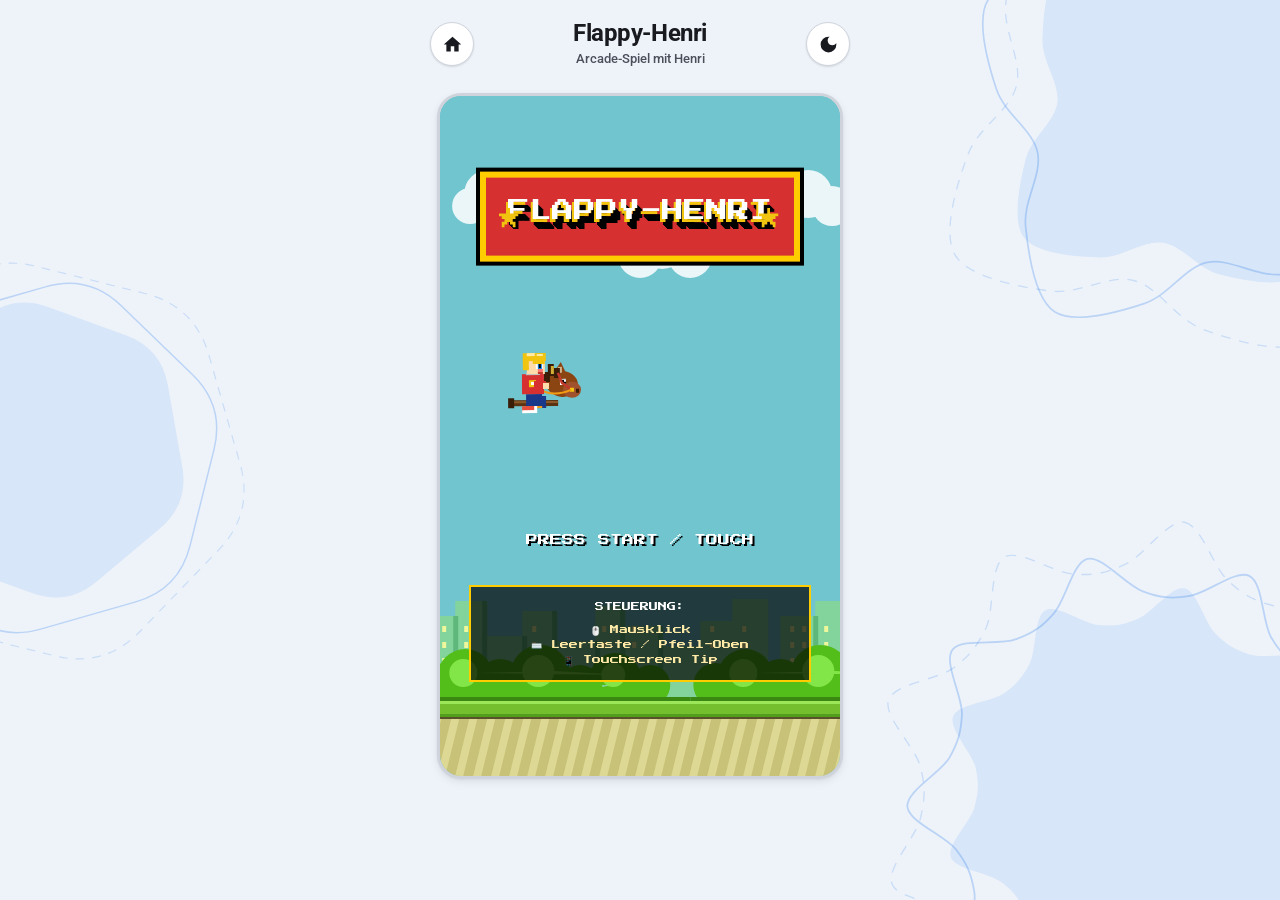
<file: spiele/flappy_henri.html>
<!DOCTYPE html>
<html lang="de">
<head>
  <meta charset="UTF-8">
  <meta name="viewport" content="width=device-width, initial-scale=1.0, maximum-scale=1.0, user-scalable=no">
  <title>Flappy-Henri</title>
  <link rel="stylesheet" href="../styles.css">
  <script src="../theme.js"></script>
  <link href="https://fonts.googleapis.com/css2?family=Press+Start+2P&display=swap" rel="stylesheet">
  <style>
    * {
      box-sizing: border-box;
      user-select: none;
      -webkit-user-select: none;
      margin: 0;
      padding: 0;
    }

    body {
      display: flex;
      flex-direction: column;
      justify-content: flex-start;
      align-items: center;
      min-height: 100vh;
      padding: max(14px, env(safe-area-inset-top)) 16px 24px 16px;
      overflow-x: hidden;
    }

    .arcade-bar {
      width: 100%;
      max-width: 420px;
      font-family: var(--md-sys-typescale-body-font);
    }

    #game-container {
      position: relative;
      border: 3px solid var(--md-sys-color-outline-variant);
      border-radius: var(--md-sys-shape-corner-xl);
      box-shadow: var(--md-sys-elevation-2);
      overflow: hidden;
      background: #70c5ce;
      font-family: 'Press Start 2P', monospace;
    }

    canvas {
      display: block;
      max-width: 100%;
      height: auto;
      image-rendering: pixelated;
      image-rendering: crisp-edges;
    }
  </style>
</head>
<body>

<header class="m3-top-app-bar arcade-bar">
  <a href="../index.html" class="m3-nav-btn" aria-label="Hauptmenü" title="Hauptmenü">
    <svg viewBox="0 0 24 24" aria-hidden="true"><path d="M10 20v-6h4v6h5v-8h3L12 3 2 12h3v8z"/></svg>
  </a>
  <div class="m3-top-app-bar-title-group">
    <h1 class="m3-top-app-bar-title">Flappy-Henri</h1>
    <p class="m3-top-app-bar-subtitle">Arcade-Spiel mit Henri</p>
  </div>
  <button type="button" class="m3-icon-btn" onclick="toggleTheme()" aria-label="Darstellung umschalten" title="Light/Dark Mode umschalten">
    <svg class="icon-sun" viewBox="0 0 24 24" aria-hidden="true"><path d="M12 7c-2.76 0-5 2.24-5 5s2.24 5 5 5 5-2.24 5-5-2.24-5-5-5zM2 13h2c.55 0 1-.45 1-1s-.45-1-1-1H2c-.55 0-1 .45-1 1s.45 1 1 1zm18 0h2c.55 0 1-.45 1-1s-.45-1-1-1h-2c-.55 0-1 .45-1 1s.45 1 1 1zM11 2v2c0 .55.45 1 1 1s1-.45 1-1V2c0-.55-.45-1-1-1s-1 .45-1 1zm0 18v2c0 .55.45 1 1 1s1-.45 1-1v-2c0-.55-.45-1-1-1s-1 .45-1 1zM5.99 4.58a.996.996 0 0 0-1.41 0 .996.996 0 0 0 0 1.41l1.06 1.06c.39.39 1.03.39 1.41 0s.39-1.03 0-1.41L5.99 4.58zm12.37 12.37a.996.996 0 0 0-1.41 0 .996.996 0 0 0 0 1.41l1.06 1.06c.39.39 1.03.39 1.41 0a.996.996 0 0 0 0-1.41l-1.06-1.06zm1.06-10.96a.996.996 0 0 0 0-1.41.996.996 0 0 0-1.41 0l-1.06 1.06c-.39.39-.39 1.03 0 1.41s1.03.39 1.41 0l1.06-1.06zM7.05 18.36a.996.996 0 0 0 0-1.41.996.996 0 0 0-1.41 0l-1.06 1.06c-.39.39-.39 1.03 0 1.41s1.03.39 1.41 0l1.06-1.06z"/></svg>
    <svg class="icon-moon" viewBox="0 0 24 24" aria-hidden="true"><path d="M12 3a9 9 0 1 0 9 9c0-.46-.04-.92-.1-1.36a5.389 5.389 0 0 1-4.4 2.26 5.403 5.403 0 0 1-3.14-9.8c-.44-.06-.9-.1-1.36-.1z"/></svg>
  </button>
</header>

<div id="game-container">
  <canvas id="gameCanvas" width="400" height="680"></canvas>
</div>

<script>
  const canvas = document.getElementById('gameCanvas');
  const ctx = canvas.getContext('2d');

  // Spiel-Zustände
  const STATE = { START: 0, PLAYING: 1, GAMEOVER: 2 };
  let currentState = STATE.START;

  // Spielvariablen
  let score = 0;
  let highScore = localStorage.getItem('flappyHenriHighScore') || 0;
  let frames = 0;

  // Parallax-Offsets
  let bgXFar = 0;   // Wolken & Stadt
  let bgXMid = 0;   // Büsche
  let bgXFore = 0;  // Boden

  // --- HENRI (SPIELFIGUR) ---
  const henri = {
    x: 100,
    y: 300,
    width: 52,
    height: 52,
    gravity: 0.38,
    jump: -7.5,
    velocity: 0,
    rotation: 0,

    reset() {
      this.y = 300;
      this.velocity = 0;
      this.rotation = 0;
    },

    flap() {
      this.velocity = this.jump;
    },

    update() {
      if (currentState === STATE.PLAYING) {
        this.velocity += this.gravity;
        this.y += this.velocity;

        // Dynamic Rotation
        this.rotation = Math.min(Math.PI / 4, Math.max(-Math.PI / 5, this.velocity * 0.08));

        // Boden-Kollision (Bodenhöhe = 75px)
        if (this.y + this.height / 2 >= canvas.height - 75) {
          this.y = canvas.height - 75 - this.height / 2;
          gameOver();
        }

        // Decken-Kollision
        if (this.y - this.height / 2 <= 0) {
          this.y = this.height / 2;
          this.velocity = 0;
        }
      } else if (currentState === STATE.START) {
        this.y = 300 + Math.sin(frames * 0.07) * 10;
        this.rotation = Math.sin(frames * 0.05) * 0.05;
      }
    },

    draw() {
      ctx.save();
      ctx.translate(this.x, this.y);
      ctx.rotate(this.rotation);

      // --- 1. STECKENPFERD ---
      ctx.fillStyle = '#5c3310';
      ctx.fillRect(-28, 14, 46, 6);
      ctx.fillStyle = '#8b5a2b';
      ctx.fillRect(-28, 15, 46, 2);

      ctx.fillStyle = '#3a1e08';
      ctx.fillRect(-32, 12, 6, 10);

      ctx.fillStyle = '#8b4513';
      ctx.beginPath();
      ctx.ellipse(22, -2, 16, 13, 0.15, 0, Math.PI * 2);
      ctx.fill();

      ctx.fillStyle = '#a0522d';
      ctx.beginPath();
      ctx.ellipse(32, 4, 9, 8, 0, 0, Math.PI * 2);
      ctx.fill();

      ctx.fillStyle = '#3a1e08';
      ctx.fillRect(36, 3, 3, 4);

      ctx.fillStyle = '#8b4513';
      ctx.beginPath();
      ctx.moveTo(14, -14);
      ctx.lineTo(21, -24);
      ctx.lineTo(26, -13);
      ctx.fill();
      ctx.fillStyle = '#d2b48c';
      ctx.fillRect(18, -19, 4, 6);

      ctx.fillStyle = '#3a1e08';
      ctx.fillRect(8, -22, 6, 12);
      ctx.fillRect(14, -18, 6, 10);
      ctx.fillRect(4, -14, 6, 10);
      ctx.fillStyle = '#d4af37';
      ctx.fillRect(11, -20, 3, 8);

      ctx.fillStyle = '#ffffff';
      ctx.fillRect(20, -7, 6, 6);
      ctx.fillStyle = '#000000';
      ctx.fillRect(22, -6, 4, 4);
      ctx.fillStyle = '#ffffff';
      ctx.fillRect(24, -6, 2, 2);

      ctx.strokeStyle = '#c0392b';
      ctx.lineWidth = 2.5;
      ctx.beginPath();
      ctx.moveTo(32, 4);
      ctx.lineTo(22, -3);
      ctx.lineTo(18, -13);
      ctx.stroke();

      ctx.fillStyle = '#f1c40f';
      ctx.fillRect(30, 2, 4, 4);

      ctx.strokeStyle = '#f39c12';
      ctx.lineWidth = 2;
      ctx.beginPath();
      ctx.moveTo(31, 4);
      ctx.quadraticCurveTo(12, 12, -2, 2);
      ctx.stroke();

      // --- 2. HENRI ---
      ctx.fillStyle = '#1a388a';
      ctx.fillRect(-14, 8, 16, 14);
      ctx.fillRect(-8, 10, 14, 12);
      ctx.fillStyle = '#f39c12';
      ctx.fillRect(-14, 20, 16, 2);

      ctx.fillStyle = '#e74c3c';
      ctx.fillRect(-18, 20, 14, 6);
      ctx.fillStyle = '#ffffff';
      ctx.fillRect(-18, 24, 15, 3);
      ctx.fillRect(-6, 20, 3, 5);

      ctx.fillStyle = '#d63031';
      ctx.fillRect(-18, -12, 22, 20);
      ctx.fillStyle = '#b2bec3';
      ctx.fillRect(-14, -14, 14, 3);

      ctx.fillStyle = '#f1c40f';
      ctx.fillRect(-11, -6, 7, 7);
      ctx.fillStyle = '#ffffff';
      ctx.fillRect(-9, -4, 3, 3);

      ctx.fillStyle = '#d63031';
      ctx.fillRect(-6, -5, 12, 7);
      ctx.fillStyle = '#ffdbac';
      ctx.fillRect(3, -3, 6, 6);

      ctx.fillStyle = '#ffdbac';
      ctx.fillRect(-13, -28, 18, 16);
      ctx.fillStyle = '#ff7675';
      ctx.fillRect(-2, -18, 5, 4);

      ctx.fillStyle = '#ffffff';
      ctx.fillRect(-4, -24, 7, 7);
      ctx.fillStyle = '#0984e3';
      ctx.fillRect(-2, -23, 4, 6);
      ctx.fillStyle = '#000000';
      ctx.fillRect(-1, -22, 2, 4);
      ctx.fillStyle = '#ffffff';
      ctx.fillRect(-2, -24, 2, 2);

      ctx.fillStyle = '#c0392b';
      ctx.fillRect(-2, -14, 5, 2);

      ctx.fillStyle = '#f1c40f';
      ctx.fillRect(-17, -33, 23, 8);
      ctx.fillRect(-17, -28, 6, 12);
      ctx.fillRect(-7, -27, 12, 5);
      ctx.fillStyle = '#ffeaa7';
      ctx.fillRect(-13, -33, 8, 3);
      ctx.fillRect(-3, -32, 6, 2);

      ctx.restore();
    }
  };

  // --- HINDERNISSE ---
  const obstacles = [];
  const obstacleGap = 168;
  const spawnRate = 110;

  class Obstacle {
    constructor() {
      this.x = canvas.width;
      this.topHeight = Math.floor(Math.random() * (canvas.height - 75 - obstacleGap - 110)) + 50;
      this.bottomY = this.topHeight + obstacleGap;
      this.width = 62;
      this.passed = false;
      this.type = Math.random() > 0.5 ? 'pipe' : 'lego';
      this.legoColors = ['#e74c3c', '#3498db', '#f1c40f', '#2ecc71', '#e67e22', '#9b59b6'];
    }

    update() {
      this.x -= 2.2;
    }

    draw() {
      if (this.type === 'pipe') {
        this.drawPipe(0, 0, this.width, this.topHeight, true);
        this.drawPipe(0, this.bottomY, this.width, canvas.height - 75 - this.bottomY, false);
      } else {
        this.drawLego(0, 0, this.width, this.topHeight, true);
        this.drawLego(0, this.bottomY, this.width, canvas.height - 75 - this.bottomY, false);
      }
    }

    drawPipe(xOffset, y, w, h, isTop) {
      const px = this.x + xOffset;
      ctx.fillStyle = '#73bf2e';
      ctx.fillRect(px, y, w, h);

      ctx.fillStyle = '#9ce659';
      ctx.fillRect(px + 5, y, 8, h);
      ctx.fillStyle = '#529e1c';
      ctx.fillRect(px + w - 10, y, 8, h);

      const lipHeight = 26;
      const lipY = isTop ? y + h - lipHeight : y;
      ctx.fillStyle = '#73bf2e';
      ctx.fillRect(px - 4, lipY, w + 8, lipHeight);
      ctx.fillStyle = '#9ce659';
      ctx.fillRect(px - 2, lipY, 8, lipHeight);
      ctx.fillStyle = '#529e1c';
      ctx.fillRect(px + w - 6, lipY, 8, lipHeight);

      ctx.strokeStyle = '#2d570f';
      ctx.lineWidth = 2;
      ctx.strokeRect(px - 4, lipY, w + 8, lipHeight);
      ctx.strokeRect(px, y, w, h);
    }

    drawLego(xOffset, y, w, h, isTop) {
      const px = this.x + xOffset;
      const blockHeight = 28;
      let currentY = y;
      let colorIdx = 0;

      while (currentY < y + h) {
        const drawH = Math.min(blockHeight, y + h - currentY);
        const color = this.legoColors[colorIdx % this.legoColors.length];

        ctx.fillStyle = color;
        ctx.fillRect(px, currentY, w, drawH);

        ctx.fillStyle = 'rgba(255,255,255,0.35)';
        ctx.fillRect(px, currentY, w, 3);
        ctx.fillStyle = 'rgba(0,0,0,0.25)';
        ctx.fillRect(px, currentY + drawH - 3, w, 3);

        if (drawH === blockHeight) {
          ctx.fillStyle = color;
          for (let st = 6; st < w; st += 15) {
            ctx.fillRect(px + st, currentY - 5, 9, 5);
            ctx.fillStyle = 'rgba(255,255,255,0.4)';
            ctx.fillRect(px + st, currentY - 5, 9, 1);
            ctx.fillStyle = color;
          }
        }

        ctx.strokeStyle = '#000';
        ctx.lineWidth = 1.5;
        ctx.strokeRect(px, currentY, w, drawH);

        currentY += blockHeight;
        colorIdx++;
      }
    }
  }

  // --- ORIGINAL FLAPPY BIRD HINTERGRUND ---
  function updateBackgroundLogic() {
    if (currentState === STATE.PLAYING) {
      bgXFar += 0.4;
      bgXMid += 0.8;
      bgXFore += 2.2;
    } else if (currentState === STATE.START) {
      bgXFar += 0.15;
      bgXMid += 0.3;
      bgXFore += 0.8;
    }
  }

  function drawParallaxBackground() {
    ctx.fillStyle = '#70c5ce';
    ctx.fillRect(0, 0, canvas.width, canvas.height);

    // Wolken
    const cloudLoop = 320;
    const cloudOffset = bgXFar % cloudLoop;
    for (let i = -1; i <= 2; i++) {
      const cx = (i * cloudLoop) - cloudOffset;
      ctx.fillStyle = 'rgba(255, 255, 255, 0.85)';
      ctx.beginPath();
      ctx.arc(cx + 40, 110, 18, 0, Math.PI * 2);
      ctx.arc(cx + 58, 98, 24, 0, Math.PI * 2);
      ctx.arc(cx + 82, 110, 20, 0, Math.PI * 2);
      ctx.fill();

      ctx.beginPath();
      ctx.arc(cx + 210, 160, 22, 0, Math.PI * 2);
      ctx.arc(cx + 232, 145, 28, 0, Math.PI * 2);
      ctx.arc(cx + 260, 160, 22, 0, Math.PI * 2);
      ctx.fill();
    }

    // Stadt
    const cityY = canvas.height - 75 - 110;
    const cityLoop = 360;
    const cityOffset = bgXMid % cityLoop;

    for (let i = -1; i <= 2; i++) {
      const bx = (i * cityLoop) - cityOffset;
      ctx.fillStyle = '#83d39c';
      ctx.fillRect(bx + 0, cityY + 25, 38, 85);
      ctx.fillRect(bx + 35, cityY + 10, 32, 100);
      ctx.fillRect(bx + 62, cityY + 45, 45, 65);
      ctx.fillRect(bx + 102, cityY + 20, 35, 90);
      ctx.fillRect(bx + 132, cityY + 50, 48, 60);
      ctx.fillRect(bx + 175, cityY + 15, 30, 95);
      ctx.fillRect(bx + 200, cityY + 35, 42, 75);
      ctx.fillRect(bx + 238, cityY + 55, 48, 55);
      ctx.fillRect(bx + 280, cityY + 30, 38, 80);
      ctx.fillRect(bx + 312, cityY + 8, 36, 102);

      ctx.fillStyle = '#5fb87b';
      ctx.fillRect(bx + 33, cityY + 25, 5, 85);
      ctx.fillRect(bx + 62, cityY + 10, 5, 100);
      ctx.fillRect(bx + 102, cityY + 45, 5, 65);
      ctx.fillRect(bx + 132, cityY + 20, 5, 90);
      ctx.fillRect(bx + 175, cityY + 50, 5, 60);
      ctx.fillRect(bx + 200, cityY + 15, 5, 95);
      ctx.fillRect(bx + 238, cityY + 35, 5, 75);

      ctx.fillStyle = '#eef79b';
      for (let wy = cityY + 35; wy < cityY + 100; wy += 16) {
        ctx.fillRect(bx + 10, wy, 4, 6);
        ctx.fillRect(bx + 22, wy, 4, 6);
        ctx.fillRect(bx + 44, wy, 4, 6);
        ctx.fillRect(bx + 112, wy, 4, 6);
        ctx.fillRect(bx + 182, wy, 4, 6);
        ctx.fillRect(bx + 212, wy, 4, 6);
        ctx.fillRect(bx + 290, wy, 4, 6);
        ctx.fillRect(bx + 322, wy, 4, 6);
      }
    }

    // Büsche
    const bushY = canvas.height - 75 - 38;
    const bushLoop = 280;
    const bushOffset = (bgXMid * 1.5) % bushLoop;

    for (let i = -1; i <= 2; i++) {
      const bx = (i * bushLoop) - bushOffset;
      ctx.fillStyle = '#53be1a';
      ctx.beginPath();
      ctx.arc(bx + 25, bushY + 22, 22, 0, Math.PI * 2);
      ctx.arc(bx + 55, bushY + 14, 28, 0, Math.PI * 2);
      ctx.arc(bx + 90, bushY + 20, 24, 0, Math.PI * 2);
      ctx.arc(bx + 130, bushY + 12, 30, 0, Math.PI * 2);
      ctx.arc(bx + 170, bushY + 24, 22, 0, Math.PI * 2);
      ctx.arc(bx + 205, bushY + 16, 26, 0, Math.PI * 2);
      ctx.arc(bx + 240, bushY + 22, 20, 0, Math.PI * 2);
      ctx.fill();

      ctx.fillStyle = '#83e648';
      ctx.beginPath();
      ctx.arc(bx + 53, bushY + 10, 14, 0, Math.PI * 2);
      ctx.arc(bx + 128, bushY + 8, 16, 0, Math.PI * 2);
      ctx.arc(bx + 203, bushY + 12, 12, 0, Math.PI * 2);
      ctx.fill();

      ctx.fillStyle = '#3a8711';
      ctx.fillRect(bx, bushY + 34, 280, 6);
    }

    // Boden
    const floorY = canvas.height - 75;
    ctx.fillStyle = '#ddd894';
    ctx.fillRect(0, floorY, canvas.width, 75);

    ctx.fillStyle = '#73bf2e';
    ctx.fillRect(0, floorY, canvas.width, 16);

    ctx.fillStyle = '#9ce659';
    ctx.fillRect(0, floorY, canvas.width, 3);
    ctx.fillStyle = '#529e1c';
    ctx.fillRect(0, floorY + 13, canvas.width, 3);

    ctx.fillStyle = '#575229';
    ctx.fillRect(0, floorY + 16, canvas.width, 2);

    ctx.fillStyle = '#c8c279';
    const stripeW = 18;
    const offsetFore = bgXFore % stripeW;

    for (let x = -stripeW * 2; x < canvas.width + stripeW * 2; x += stripeW) {
      ctx.beginPath();
      ctx.moveTo(x - offsetFore, floorY + 18);
      ctx.lineTo(x - offsetFore + 10, floorY + 18);
      ctx.lineTo(x - offsetFore - 4, canvas.height);
      ctx.lineTo(x - offsetFore - 14, canvas.height);
      ctx.closePath();
      ctx.fill();
    }
  }

  // --- KOLLISIONSPRÜFUNG ---
  function checkCollision(henri, obs) {
    const margin = 8;
    const henriBox = {
      left: henri.x - henri.width / 2 + margin,
      right: henri.x + henri.width / 2 - margin,
      top: henri.y - henri.height / 2 + margin,
      bottom: henri.y + henri.height / 2 - margin
    };

    const topBox = {
      left: obs.x,
      right: obs.x + obs.width,
      top: 0,
      bottom: obs.topHeight
    };

    const bottomBox = {
      left: obs.x,
      right: obs.x + obs.width,
      top: obs.bottomY,
      bottom: canvas.height - 75
    };

    function intersects(r1, r2) {
      return !(r2.left > r1.right || 
               r2.right < r1.left || 
               r2.top > r1.bottom || 
               r2.bottom < r1.top);
    }

    return intersects(henriBox, topBox) || intersects(henriBox, bottomBox);
  }

  // --- EINGABE-HANDLING ---
  function handleInput(e) {
    if (e.type === 'keydown' && e.code !== 'Space' && e.code !== 'ArrowUp') return;
    if (e.type === 'touchstart') e.preventDefault();

    if (currentState === STATE.START) {
      currentState = STATE.PLAYING;
      henri.flap();
    } else if (currentState === STATE.PLAYING) {
      henri.flap();
    } else if (currentState === STATE.GAMEOVER) {
      resetGame();
      currentState = STATE.PLAYING;
      henri.flap();
    }
  }

  window.addEventListener('keydown', handleInput);
  canvas.addEventListener('mousedown', handleInput);
  canvas.addEventListener('touchstart', handleInput, { passive: false });

  function gameOver() {
    currentState = STATE.GAMEOVER;
    if (score > highScore) {
      highScore = score;
      localStorage.setItem('flappyHenriHighScore', highScore);
    }
  }

  function resetGame() {
    score = 0;
    obstacles.length = 0;
    frames = 0;
    henri.reset();
  }

  // --- TITELBANNER & STARTBILDSCHIRM ---
  function drawTitleBanner() {
    ctx.save();
    ctx.translate(canvas.width / 2, 130 + Math.sin(frames * 0.06) * 6);

    ctx.fillStyle = '#000000';
    ctx.fillRect(-164, -54, 328, 98);
    ctx.fillStyle = '#ffcc00';
    ctx.fillRect(-160, -50, 320, 90);
    ctx.fillStyle = '#d63031';
    ctx.fillRect(-154, -44, 308, 78);

    ctx.textAlign = 'center';
    ctx.font = '22px "Press Start 2P"';

    ctx.fillStyle = '#000000';
    for (let o = 1; o <= 5; o++) {
      ctx.fillText('FLAPPY-HENRI', o, 5 + o);
    }

    ctx.fillStyle = '#f1c40f';
    ctx.fillText('FLAPPY-HENRI', -2, 3);
    ctx.fillStyle = '#ffffff';
    ctx.fillText('FLAPPY-HENRI', 0, 0);

    ctx.fillStyle = '#f1c40f';
    ctx.fillText('★', -130, 8);
    ctx.fillText('★', 130, 8);

    ctx.restore();
  }

  // --- LOGIK-UPDATE (Exakt 60-mal pro Sekunde) ---
  function updateGameLogic() {
    frames++;
    updateBackgroundLogic();

    if (currentState === STATE.PLAYING) {
      if (frames % spawnRate === 0) {
        obstacles.push(new Obstacle());
      }

      for (let i = obstacles.length - 1; i >= 0; i--) {
        obstacles[i].update();

        if (checkCollision(henri, obstacles[i])) {
          gameOver();
        }

        if (!obstacles[i].passed && obstacles[i].x + obstacles[i].width < henri.x) {
          obstacles[i].passed = true;
          score++;
        }

        if (obstacles[i].x + obstacles[i].width < -80) {
          obstacles.splice(i, 1);
        }
      }
    }

    henri.update();
  }

  // --- RENDER-FUNKTION (Grafik zeichnen) ---
  function renderGame() {
    drawParallaxBackground();

    for (let obs of obstacles) {
      obs.draw();
    }

    henri.draw();

    ctx.textAlign = 'center';

    if (currentState === STATE.START) {
      drawTitleBanner();

      if (Math.floor(frames / 25) % 2 === 0) {
        ctx.font = '12px "Press Start 2P"';
        ctx.fillStyle = '#000000';
        ctx.fillText('PRESS START / TOUCH', canvas.width / 2 + 2, 452);
        ctx.fillStyle = '#ffffff';
        ctx.fillText('PRESS START / TOUCH', canvas.width / 2, 450);
      }

      ctx.fillStyle = 'rgba(0, 0, 0, 0.7)';
      ctx.fillRect(30, 490, 340, 95);
      ctx.strokeStyle = '#ffcc00';
      ctx.lineWidth = 2;
      ctx.strokeRect(30, 490, 340, 95);

      ctx.font = '9px "Press Start 2P"';
      ctx.fillStyle = '#ffffff';
      ctx.fillText('STEUERUNG:', canvas.width / 2, 515);
      ctx.fillStyle = '#ffeaa7';
      ctx.fillText('🖱️ Mausklick', canvas.width / 2, 538);
      ctx.fillText('⌨️ Leertaste / Pfeil-Oben', canvas.width / 2, 553);
      ctx.fillText('📱 Touchscreen Tip', canvas.width / 2, 568);

    } else if (currentState === STATE.PLAYING) {
      ctx.font = '26px "Press Start 2P"';
      ctx.fillStyle = '#000000';
      ctx.fillText(score, canvas.width / 2 + 3, 63);
      ctx.fillStyle = '#ffffff';
      ctx.fillText(score, canvas.width / 2, 60);

    } else if (currentState === STATE.GAMEOVER) {
      ctx.fillStyle = 'rgba(0, 0, 0, 0.65)';
      ctx.fillRect(0, 0, canvas.width, canvas.height);

      const boxX = 35;
      const boxY = 210;
      const boxW = 330;
      const boxH = 230;

      ctx.fillStyle = '#2c3e50';
      ctx.fillRect(boxX, boxY, boxW, boxH);
      ctx.strokeStyle = '#f1c40f';
      ctx.lineWidth = 4;
      ctx.strokeRect(boxX, boxY, boxW, boxH);

      ctx.font = '18px "Press Start 2P"';
      ctx.fillStyle = '#e74c3c';
      ctx.fillText('GAME OVER', canvas.width / 2, boxY + 45);

      ctx.font = '11px "Press Start 2P"';
      ctx.fillStyle = '#ffffff';
      ctx.fillText(`PUNKTE:   ${score}`, canvas.width / 2, boxY + 100);
      ctx.fillStyle = '#f1c40f';
      ctx.fillText(`REKORD:   ${highScore}`, canvas.width / 2, boxY + 130);

      if (score > 0 && score >= highScore) {
        ctx.fillStyle = '#f1c40f';
        ctx.fillText('NEUER REKORD! 🏆', canvas.width / 2, boxY + 160);
      }

      if (Math.floor(frames / 20) % 2 === 0) {
        ctx.font = '10px "Press Start 2P"';
        ctx.fillStyle = '#2ecc71';
        ctx.fillText('KLICK ZUM NEUSTART', canvas.width / 2, boxY + 200);
      }
    }
  }

  // --- HAUPTSPIEL-SCHLEIFE (FIXED TIMESTEP ENGINE) ---
  let lastTime = performance.now();
  let accumulator = 0;
  const step = 1000 / 60; // Genau 16.66ms pro Physik-Schritt

  function loop(timestamp) {
    requestAnimationFrame(loop);

    if (!timestamp) timestamp = performance.now();
    let delta = timestamp - lastTime;
    lastTime = timestamp;

    // Schutz vor Rucklern / Tab-Wechsel (max. 250ms akkumulieren)
    if (delta > 250) delta = 250;

    accumulator += delta;

    // Führe Spiellogik exakt so oft aus, wie 60Hz-Schritte verstrichen sind
    while (accumulator >= step) {
      updateGameLogic();
      accumulator -= step;
    }

    // Zeichne das Bild
    renderGame();
  }

  // Spiel starten
  loop();
</script>
</body>
</html>
</file>
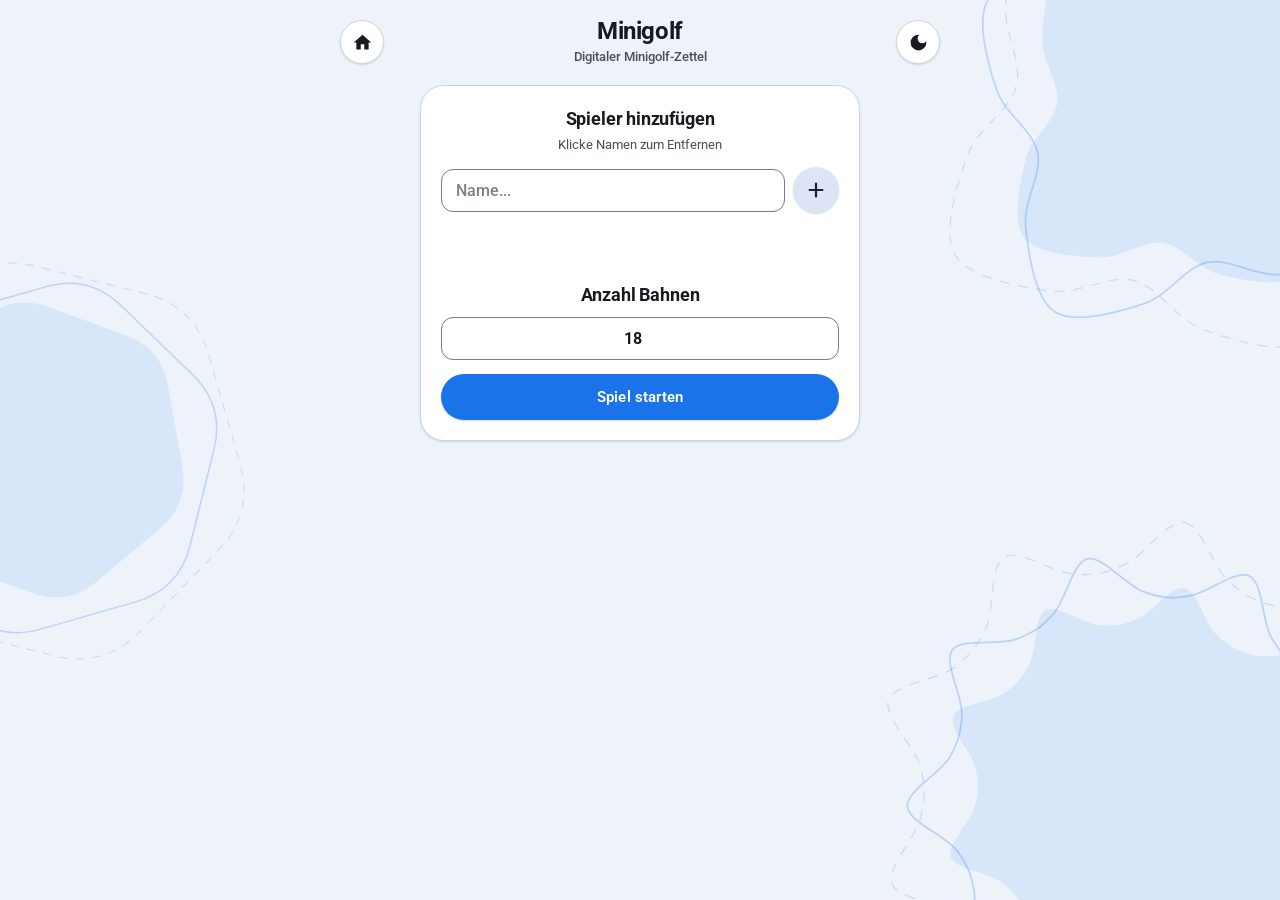
<file: spiele/minigolf.html>
<!DOCTYPE html>
<html lang="de">
<head>
    <meta charset="UTF-8">
    <meta name="viewport" content="width=device-width, initial-scale=1.0, maximum-scale=1.0, user-scalable=no, viewport-fit=cover">
    <title>Minigolf Pro Tracker</title>
    <link rel="stylesheet" href="../styles.css">
    <script src="../theme.js"></script>
    <script src="../tournament.js"></script>
    <style>
        body {
            height: 100svh;
            padding: 0;
            overflow: hidden;
        }

        .app-shell {
            width: 100%;
            max-width: 640px;
            height: 100svh;
            display: flex;
            flex-direction: column;
            overflow: hidden;
        }

        .m3-top-app-bar {
            width: calc(100% - 24px);
            margin: max(10px, env(safe-area-inset-top)) 12px 10px 12px;
            padding: 6px 8px;
            flex-shrink: 0;
        }

        /* --- SETUP --- */
        #setup-screen {
            padding: 0 14px 20px 14px;
            display: flex;
            flex-direction: column;
            align-items: center;
            overflow-y: auto;
            flex: 1;
        }

        .card {
            width: 100%;
            max-width: 440px;
        }

        .input-group { display: flex; align-items: center; gap: 8px; margin-bottom: 14px; }
        .input-group input { flex-grow: 1; }

        .btn-start { width: 100%; padding: 14px; margin-top: 14px; }
        
        .player-tag {
            display: inline-flex;
            align-items: center;
            background-color: var(--md-sys-color-secondary-container);
            color: var(--md-sys-color-on-secondary-container);
            padding: 7px 14px;
            border-radius: var(--md-sys-shape-corner-full);
            margin: 4px;
            font-size: 0.9rem;
            font-weight: 600;
            border: 1px solid var(--md-sys-color-outline-variant);
            cursor: pointer;
        }
        .player-tag::after { content: '✕'; margin-left: 8px; font-size: 0.75rem; opacity: 0.7; }

        /* --- GAME --- */
        #game-screen { display: none; flex-direction: column; flex: 1; min-height: 0; }
        .table-container { 
            flex: 1; 
            overflow: auto; 
            padding: 0 12px 20px 12px; 
        }
        table {
            width: 100%;
            border-collapse: separate;
            border-spacing: 0;
            border-radius: var(--md-sys-shape-corner-lg);
            border: 1px solid var(--md-sys-color-outline-variant);
            overflow: hidden;
        }
        thead th {
            position: sticky;
            top: 0;
            background-color: var(--md-sys-color-surface-container-low);
            z-index: 20;
            padding: 10px 6px;
            border-bottom: 2px solid var(--md-sys-color-primary);
            font-size: 0.76rem;
        }
        
        .score-val { font-size: 1.15rem; color: var(--md-sys-color-primary); display: block; font-weight: 700; }
        .progress-val { font-size: 0.68rem; color: var(--md-sys-color-on-surface-variant); }

        td {
            padding: 12px 6px;
            text-align: center;
            border-bottom: 1px solid var(--md-sys-color-outline-variant);
            background-color: var(--md-sys-color-surface-container-lowest);
            color: var(--md-sys-color-on-surface);
        }
        tr td:first-child {
            font-weight: 700;
            color: var(--md-sys-color-on-surface-variant);
            border-right: 1px solid var(--md-sys-color-outline-variant);
            background-color: var(--md-sys-color-surface-container-low);
            width: 44px;
        }

        .active-cell {
            background-color: var(--md-sys-color-primary-container) !important;
            color: var(--md-sys-color-on-primary-container) !important;
            box-shadow: inset 0 0 0 2px var(--md-sys-color-primary);
            font-weight: 700;
        }

        /* --- KEYPAD (M3 Bottom Sheet) --- */
        .keypad-container {
            background-color: var(--md-sys-color-surface-container-lowest);
            border-top: 1px solid var(--md-sys-color-outline-variant);
            padding: 14px 14px calc(18px + env(safe-area-inset-bottom));
            border-radius: 28px 28px 0 0;
            box-shadow: var(--md-sys-elevation-3);
            flex-shrink: 0;
            z-index: 30;
        }

        .turn-info { text-align: center; margin-bottom: 10px; font-size: 0.94rem; color: var(--md-sys-color-on-surface-variant); }
        .turn-info b { color: var(--md-sys-color-primary); font-size: 1.12rem; }

        .grid-pad { display: grid; grid-template-columns: repeat(4, 1fr); gap: 8px; max-width: 500px; margin: 0 auto; }
        .key {
            background-color: var(--md-sys-color-surface-container-low);
            color: var(--md-sys-color-on-surface);
            border: 1px solid var(--md-sys-color-outline-variant);
            height: 60px;
            border-radius: var(--md-sys-shape-corner-lg);
            font-size: 1.4rem;
            font-weight: 700;
            display: flex;
            align-items: center;
            justify-content: center;
            cursor: pointer;
            transition: transform 0.1s ease, background-color 0.14s ease;
        }
        .key:active {
            background-color: var(--md-sys-color-primary-container);
            color: var(--md-sys-color-on-primary-container);
            transform: scale(0.96);
        }
        .key.back {
            background-color: var(--md-sys-color-error-container);
            color: var(--md-sys-color-on-error-container);
            border-color: var(--md-sys-color-error);
            font-size: 1.45rem;
        }

        /* --- RESULTS --- */
        #result-overlay { display: none; }
        
        .winner-row { 
            background-color: var(--md-sys-color-warning-container);
            color: var(--md-sys-color-on-warning-container);
            border: 1px solid var(--md-sys-color-warning);
            padding: 14px 16px; 
            border-radius: var(--md-sys-shape-corner-md); 
            margin-bottom: 8px; 
        }
        
        .result-item {
            display: flex;
            justify-content: space-between;
            padding: 12px 14px;
            background-color: var(--md-sys-color-surface-container-low);
            border: 1px solid var(--md-sys-color-outline-variant);
            border-radius: var(--md-sys-shape-corner-md);
            margin-bottom: 8px;
            font-size: 1rem;
            align-items: center;
        }
        .result-item.winner-row {
            background-color: var(--md-sys-color-warning-container);
            border-color: var(--md-sys-color-warning);
        }
        
        #confetti-container { position: absolute; inset: 0; pointer-events: none; z-index: 105; overflow: hidden; }
        .confetti { position: absolute; width: 10px; height: 10px; border-radius: 2px; opacity: 0; }
        @keyframes cannonLeft { 0% { transform: translate(-10vw, 100vh) rotate(0); opacity: 1; } 100% { transform: translate(110vw, -10vh) rotate(720deg); opacity: 0; } }
        @keyframes cannonRight { 0% { transform: translate(110vw, 100vh) rotate(0); opacity: 1; } 100% { transform: translate(-10vw, -10vh) rotate(720deg); opacity: 0; } }
    </style>
</head>
<body>

<div class="app-shell">
    <header class="m3-top-app-bar">
        <a href="../index.html" class="m3-nav-btn" aria-label="Hauptmenü" title="Hauptmenü">
            <svg viewBox="0 0 24 24" aria-hidden="true"><path d="M10 20v-6h4v6h5v-8h3L12 3 2 12h3v8z"/></svg>
        </a>
        <div class="m3-top-app-bar-title-group">
            <h1 class="m3-top-app-bar-title">Minigolf</h1>
            <p class="m3-top-app-bar-subtitle">Digitaler Minigolf-Zettel</p>
        </div>
        <button type="button" class="m3-icon-btn" onclick="toggleTheme()" aria-label="Darstellung umschalten" title="Light/Dark Mode umschalten">
            <svg class="icon-sun" viewBox="0 0 24 24" aria-hidden="true"><path d="M12 7c-2.76 0-5 2.24-5 5s2.24 5 5 5 5-2.24 5-5-2.24-5-5-5zM2 13h2c.55 0 1-.45 1-1s-.45-1-1-1H2c-.55 0-1 .45-1 1s.45 1 1 1zm18 0h2c.55 0 1-.45 1-1s-.45-1-1-1h-2c-.55 0-1 .45-1 1s.45 1 1 1zM11 2v2c0 .55.45 1 1 1s1-.45 1-1V2c0-.55-.45-1-1-1s-1 .45-1 1zm0 18v2c0 .55.45 1 1 1s1-.45 1-1v-2c0-.55-.45-1-1-1s-1 .45-1 1zM5.99 4.58a.996.996 0 0 0-1.41 0 .996.996 0 0 0 0 1.41l1.06 1.06c.39.39 1.03.39 1.41 0s.39-1.03 0-1.41L5.99 4.58zm12.37 12.37a.996.996 0 0 0-1.41 0 .996.996 0 0 0 0 1.41l1.06 1.06c.39.39 1.03.39 1.41 0a.996.996 0 0 0 0-1.41l-1.06-1.06zm1.06-10.96a.996.996 0 0 0 0-1.41.996.996 0 0 0-1.41 0l-1.06 1.06c-.39.39-.39 1.03 0 1.41s1.03.39 1.41 0l1.06-1.06zM7.05 18.36a.996.996 0 0 0 0-1.41.996.996 0 0 0-1.41 0l-1.06 1.06c-.39.39-.39 1.03 0 1.41s1.03.39 1.41 0l1.06-1.06z"/></svg>
            <svg class="icon-moon" viewBox="0 0 24 24" aria-hidden="true"><path d="M12 3a9 9 0 1 0 9 9c0-.46-.04-.92-.1-1.36a5.389 5.389 0 0 1-4.4 2.26 5.403 5.403 0 0 1-3.14-9.8c-.44-.06-.9-.1-1.36-.1z"/></svg>
        </button>
    </header>

    <div id="setup-screen">
        <div class="card">
            <h3 class="card-title" style="margin-bottom: 4px;">Spieler hinzufügen</h3>
            <p style="font-size: 0.8rem; color: var(--md-sys-color-on-surface-variant); margin-bottom: 12px; text-align: center;">Klicke Namen zum Entfernen</p>
            <div class="input-group">
                <input type="text" id="player-input" placeholder="Name..." autocomplete="off">
                <button type="button" class="btn-add" onclick="addPlayer()" title="Spieler hinzufügen" aria-label="Spieler hinzufügen">
                    <svg viewBox="0 0 24 24" fill="none" stroke="currentColor" stroke-width="2.4" stroke-linecap="round" stroke-linejoin="round" aria-hidden="true">
                        <line x1="12" y1="5" x2="12" y2="19"></line>
                        <line x1="5" y1="12" x2="19" y2="12"></line>
                    </svg>
                </button>
            </div>
            <div id="t-player-chips"></div>
            <div id="player-list" style="min-height: 40px; margin-bottom: 15px; text-align: center;"></div>
            
            <h3 class="card-title" style="margin-top:10px; margin-bottom: 8px;">Anzahl Bahnen</h3>
            <input type="number" id="hole-count" value="18" min="1" max="36" style="width: 100%; text-align: center; font-weight: 700;">
            
            <button class="btn-start" onclick="startGame()">Spiel starten</button>
        </div>
    </div>

    <div id="game-screen">
        <div class="table-container"><table id="score-table"></table></div>
        <div class="keypad-container">
            <div class="turn-info">Bahn <span id="active-hole-label">1</span>: <b id="active-name-label">-</b></div>
            <div class="grid-pad">
                <div class="key" onclick="setScore(1)">1</div>
                <div class="key" onclick="setScore(2)">2</div>
                <div class="key" onclick="setScore(3)">3</div>
                <div class="key" onclick="setScore(4)">4</div>
                <div class="key" onclick="setScore(5)">5</div>
                <div class="key" onclick="setScore(6)">6</div>
                <div class="key" onclick="setScore(7)">7</div>
                <div class="key back" onclick="undoStep()">↩</div>
            </div>
        </div>
    </div>
</div>

<div id="result-overlay" class="modal-overlay">
    <div id="confetti-container"></div>
    <div class="result-card">
        <h2 style="margin-top:0; color: var(--md-sys-color-primary); font-size: 1.8rem;">Endergebnis 🏆</h2>
        <div id="final-list" style="margin: 20px 0;"></div>
        <div id="t-save-container" class="t-save-wrapper"></div>
        <button class="btn-start" onclick="location.reload()" style="margin-top: 8px;">Neues Spiel</button>
    </div>
</div>

<script>

    let players = [];
    let holes = 18;
    let scores = {};
    let curP = 0, curH = 1;
    let history = []; 

    function addPlayer() {
        const input = document.getElementById('player-input');
        const name = input.value.trim();
        if (name && !players.includes(name)) {
            players.push(name);
            scores[name] = {};
            renderSetupPlayers();
            input.value = '';
            input.focus();
        }
    }

    function removePlayer(name) {
        players = players.filter(p => p !== name);
        delete scores[name];
        renderSetupPlayers();
    }

    function renderSetupPlayers() {
        const container = document.getElementById('player-list');
        container.innerHTML = players.map(p => 
            `<span class="player-tag" onclick="removePlayer('${p}')">${p}</span>`
        ).join('');
        renderTournamentChips();
    }

    function renderTournamentChips() {
        if (!window.Tournament) return;
        Tournament.renderPlayerChips('t-player-chips', {
            isSelected: (name) => players.some(p => p.toLowerCase() === name.toLowerCase()),
            onToggle: (name) => {
                const existing = players.find(p => p.toLowerCase() === name.toLowerCase());
                if (existing) {
                    removePlayer(existing);
                } else {
                    players.push(name);
                    scores[name] = {};
                    renderSetupPlayers();
                }
            }
        });
    }

    function startGame() {
        if (players.length === 0) return alert("Bitte mindestens einen Spieler hinzufügen!");
        holes = parseInt(document.getElementById('hole-count').value) || 18;
        document.getElementById('setup-screen').style.display = 'none';
        document.getElementById('game-screen').style.display = 'flex';
        renderTable();
        updateDisplay();
    }

    function renderTable() {
        const table = document.getElementById('score-table');
        let html = `<thead><tr><th>Bahn</th>`;
        players.forEach(p => {
            let sum = 0, played = 0;
            for(let h=1; h<=holes; h++) { if(scores[p][h]) { sum += scores[p][h]; played++; } }
            html += `<th>${p}<br><span class="score-val">${sum}</span><span class="progress-val">${played}/${holes}</span></th>`;
        });
        html += `</tr></thead><tbody>`;
        for (let h = 1; h <= holes; h++) {
            html += `<tr><td>${h}</td>`;
            players.forEach((p, pIdx) => {
                const active = (pIdx === curP && h === curH) ? 'active-cell' : '';
                html += `<td class="${active}" onclick="selectCell(${pIdx}, ${h})">${scores[p][h] || ''}</td>`;
            });
            html += `</tr>`;
        }
        table.innerHTML = html + `</tbody>`;
        const active = document.querySelector('.active-cell');
        if (active) active.scrollIntoView({ behavior: 'smooth', block: 'center' });
    }

    function selectCell(pIdx, hIdx) {
        curP = pIdx; curH = hIdx;
        renderTable(); updateDisplay();
    }

    function setScore(num) {
        history.push({ p: curP, h: curH, oldVal: scores[players[curP]][curH] });
        scores[players[curP]][curH] = num;
        
        if (checkGameOver()) {
            renderTable();
            setTimeout(showResults, 500);
            return;
        }

        curP++;
        if (curP >= players.length) { curP = 0; curH++; }
        if (curH > holes) curH = holes;
        
        renderTable(); updateDisplay();
    }

    function undoStep() {
        if (history.length === 0) return;
        const last = history.pop();
        curP = last.p;
        curH = last.h;
        scores[players[curP]][curH] = last.oldVal || null;
        renderTable();
        updateDisplay();
    }

    function checkGameOver() {
        return players.every(p => {
            for(let h=1; h<=holes; h++) { if(!scores[p][h]) return false; }
            return true;
        });
    }

    function updateDisplay() {
        document.getElementById('active-name-label').innerText = players[curP];
        document.getElementById('active-hole-label').innerText = curH;
    }

    function showResults() {
        const results = players.map(p => {
            const total = Object.values(scores[p]).reduce((a, b) => a + (b || 0), 0);
            return { name: p, total };
        }).sort((a, b) => a.total - b.total);

        let resHtml = "";
        results.forEach((r, i) => {
            const isWinner = i === 0;
            resHtml += `
                <div class="result-item ${isWinner ? 'winner-row' : ''}">
                    <span>${isWinner ? '🏆 ' : (i+1)+'. '} <b>${r.name}</b></span>
                    <span><b>${r.total}</b> Schläge</span>
                </div>`;
        });
        
        document.getElementById('final-list').innerHTML = resHtml;
        if (tSaveCtrl) tSaveCtrl.reset();
        document.getElementById('result-overlay').style.display = 'flex';
        createConfetti();
    }

    function createConfetti() {
        const container = document.getElementById('confetti-container');
        const colors = ['#f44336', '#e91e63', '#2196f3', '#4CAF50', '#FFC107', '#FF5722', '#9c27b0'];
        for (let i = 0; i < 130; i++) {
            const div = document.createElement('div');
            div.classList.add('confetti');
            div.style.backgroundColor = colors[Math.floor(Math.random() * colors.length)];
            div.style.animationName = Math.random() > 0.5 ? 'cannonLeft' : 'cannonRight';
            div.style.animationDuration = (Math.random() * 2 + 2) + 's';
            div.style.animationDelay = (Math.random() * 1.5) + 's';
            const size = (Math.random() * 7 + 5) + 'px';
            div.style.width = size; div.style.height = size;
            container.appendChild(div);
        }
    }

    document.getElementById('player-input').addEventListener('keypress', e => {
        if (e.key === 'Enter') addPlayer();
    });

    const tSaveCtrl = window.Tournament ? Tournament.mountSaveButton('t-save-container', {
        gameName: 'Minigolf',
        lowerIsBetter: true,
        getEntries: () => players.map(p => ({
            name: p,
            score: Object.values(scores[p] || {}).reduce((a, b) => a + (b || 0), 0)
        }))
    }) : null;

    renderTournamentChips();
</script>
</body>
</html>
</file>
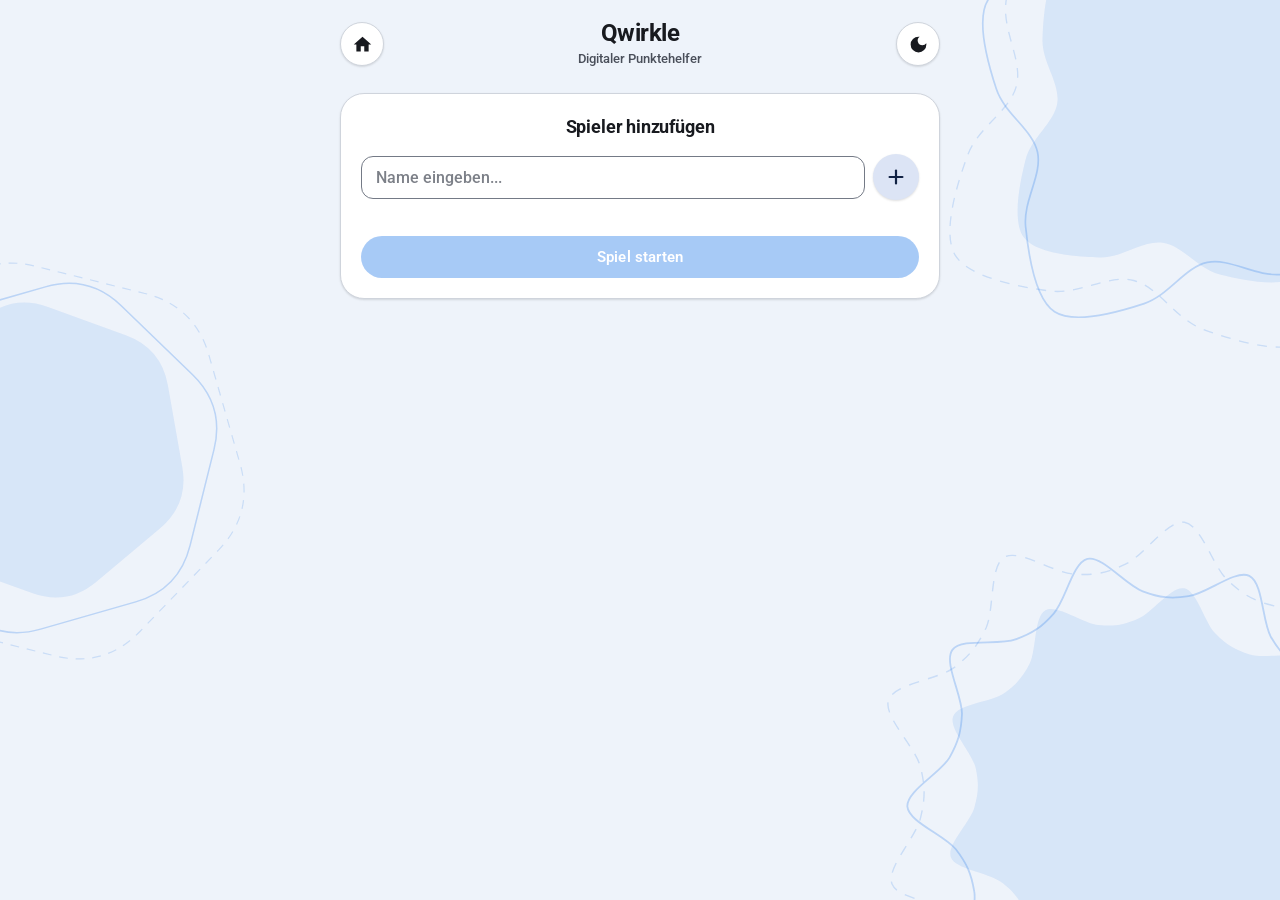
<file: spiele/qwirkle.html>
<!DOCTYPE html>
<html lang="de">
<head>
  <meta charset="UTF-8">
  <meta name="viewport" content="width=device-width, initial-scale=1.0">
  <title>Qwirkle Punktehelfer</title>
  <link rel="stylesheet" href="../styles.css">
  <script src="../theme.js"></script>
  <script src="../tournament.js"></script>
  <style>
    .container {
      width: 100%;
      max-width: 600px;
    }

    .btn {
      width: 100%;
    }

    /* SETUP SCREEN */
    .input-group {
      display: flex;
      gap: 8px;
      margin-bottom: 16px;
    }

    .input-group input {
      flex: 1;
    }

    .player-setup-list {
      display: flex;
      flex-direction: column;
      gap: 8px;
      margin-bottom: 20px;
    }

    .player-setup-item {
      display: flex;
      justify-content: space-between;
      align-items: center;
      background-color: var(--md-sys-color-surface-container-low);
      border: 1px solid var(--md-sys-color-outline-variant);
      padding: 10px 14px;
      border-radius: var(--md-sys-shape-corner-md);
    }

    .btn-remove {
      background: none;
      border: none;
      color: var(--md-sys-color-error);
      font-size: 1.15rem;
      cursor: pointer;
      padding: 4px 8px;
      width: auto;
      box-shadow: none;
    }

    /* GAME SCREEN */
    .scoreboard {
      display: grid;
      grid-template-columns: repeat(auto-fit, minmax(130px, 1fr));
      gap: 10px;
      margin-bottom: 16px;
    }

    .player-card {
      background-color: var(--md-sys-color-surface-container-lowest);
      border: 1px solid var(--md-sys-color-outline-variant);
      border-radius: var(--md-sys-shape-corner-lg);
      padding: 14px 12px;
      text-align: center;
      position: relative;
      box-shadow: var(--md-sys-elevation-1);
      transition: background-color 0.2s ease, border-color 0.2s ease;
    }

    .player-card.active {
      border-color: var(--md-sys-color-primary);
      background-color: var(--md-sys-color-primary-container);
      color: var(--md-sys-color-on-primary-container);
    }

    .crown-icon {
      position: absolute;
      top: -10px;
      right: 8px;
      font-size: 1.25rem;
    }

    .player-name {
      font-weight: 700;
      font-size: 0.95rem;
      margin-bottom: 4px;
      white-space: nowrap;
      overflow: hidden;
      text-overflow: ellipsis;
    }

    .player-score {
      font-size: 1.7rem;
      font-weight: 700;
      color: var(--md-sys-color-primary);
    }

    .player-card.active .player-score {
      color: var(--md-sys-color-on-primary-container);
    }

    .player-diff {
      font-size: 0.74rem;
      color: var(--md-sys-color-on-surface-variant);
      margin-top: 2px;
      font-weight: 500;
    }

    .player-card.active .player-diff {
      color: var(--md-sys-color-on-primary-container);
      opacity: 0.85;
    }

    /* Active Player Controls */
    .active-player-header {
      text-align: center;
      font-size: 1.1rem;
      margin-bottom: 14px;
    }

    .active-player-header span {
      color: var(--md-sys-color-primary);
      font-weight: 700;
    }

    .points-input-box {
      display: flex;
      gap: 8px;
      margin-bottom: 14px;
    }

    .points-input-box input {
      flex: 1;
      font-size: 1.2rem;
      text-align: center;
      font-weight: 700;
    }

    .action-grid {
      display: grid;
      grid-template-columns: 1fr;
      gap: 10px;
      margin-bottom: 14px;
    }

    .btn-qwirkle {
      background-color: var(--md-sys-color-purple-container);
      color: var(--md-sys-color-on-purple-container);
      border: 1px solid var(--md-sys-color-outline-variant);
      box-shadow: none;
    }

    .btn-swap {
      background-color: var(--md-sys-color-surface-container-low);
      color: var(--md-sys-color-on-surface);
      border: 1px solid var(--md-sys-color-outline-variant);
      box-shadow: none;
    }

    .btn-end-game {
      background-color: var(--md-sys-color-warning-container);
      color: var(--md-sys-color-on-warning-container);
      border: 1px solid var(--md-sys-color-warning);
      box-shadow: none;
    }

    .correction-box {
      margin-top: 10px;
      border-top: 1px solid var(--md-sys-color-outline-variant);
      padding-top: 14px;
    }

    /* END SCREEN */
    .winner-banner {
      text-align: center;
      padding: 16px 0;
    }

    .winner-banner .trophy {
      font-size: 3.2rem;
      margin-bottom: 8px;
    }

    .winner-banner h2 {
      font-size: 1.75rem;
      color: var(--md-sys-color-primary);
    }

    .ranking-list {
      display: flex;
      flex-direction: column;
      gap: 8px;
      margin: 18px 0;
    }

    .ranking-item {
      display: flex;
      justify-content: space-between;
      align-items: center;
      padding: 12px 16px;
      border-radius: var(--md-sys-shape-corner-md);
      background-color: var(--md-sys-color-surface-container-low);
      border: 1px solid var(--md-sys-color-outline-variant);
    }

    .ranking-item.winner {
      border-color: var(--md-sys-color-warning);
      background-color: var(--md-sys-color-warning-container);
      color: var(--md-sys-color-on-warning-container);
    }

    .rank-num {
      font-weight: 700;
      font-size: 1.08rem;
      width: 30px;
    }

    .rank-name {
      flex: 1;
      font-weight: 700;
    }

    .rank-score {
      font-size: 1.25rem;
      font-weight: 700;
    }
  </style>
</head>
<body>

<div class="container">
  <header class="m3-top-app-bar">
    <a href="../index.html" class="m3-nav-btn" aria-label="Hauptmenü" title="Hauptmenü">
      <svg viewBox="0 0 24 24" aria-hidden="true"><path d="M10 20v-6h4v6h5v-8h3L12 3 2 12h3v8z"/></svg>
    </a>
    <div class="m3-top-app-bar-title-group">
      <h1 class="m3-top-app-bar-title">Qwirkle</h1>
      <p class="m3-top-app-bar-subtitle">Digitaler Punktehelfer</p>
    </div>
    <button type="button" class="m3-icon-btn" onclick="toggleTheme()" aria-label="Darstellung umschalten" title="Light/Dark Mode umschalten">
      <svg class="icon-sun" viewBox="0 0 24 24" aria-hidden="true"><path d="M12 7c-2.76 0-5 2.24-5 5s2.24 5 5 5 5-2.24 5-5-2.24-5-5-5zM2 13h2c.55 0 1-.45 1-1s-.45-1-1-1H2c-.55 0-1 .45-1 1s.45 1 1 1zm18 0h2c.55 0 1-.45 1-1s-.45-1-1-1h-2c-.55 0-1 .45-1 1s.45 1 1 1zM11 2v2c0 .55.45 1 1 1s1-.45 1-1V2c0-.55-.45-1-1-1s-1 .45-1 1zm0 18v2c0 .55.45 1 1 1s1-.45 1-1v-2c0-.55-.45-1-1-1s-1 .45-1 1zM5.99 4.58a.996.996 0 0 0-1.41 0 .996.996 0 0 0 0 1.41l1.06 1.06c.39.39 1.03.39 1.41 0s.39-1.03 0-1.41L5.99 4.58zm12.37 12.37a.996.996 0 0 0-1.41 0 .996.996 0 0 0 0 1.41l1.06 1.06c.39.39 1.03.39 1.41 0a.996.996 0 0 0 0-1.41l-1.06-1.06zm1.06-10.96a.996.996 0 0 0 0-1.41.996.996 0 0 0-1.41 0l-1.06 1.06c-.39.39-.39 1.03 0 1.41s1.03.39 1.41 0l1.06-1.06zM7.05 18.36a.996.996 0 0 0 0-1.41.996.996 0 0 0-1.41 0l-1.06 1.06c-.39.39-.39 1.03 0 1.41s1.03.39 1.41 0l1.06-1.06z"/></svg>
      <svg class="icon-moon" viewBox="0 0 24 24" aria-hidden="true"><path d="M12 3a9 9 0 1 0 9 9c0-.46-.04-.92-.1-1.36a5.389 5.389 0 0 1-4.4 2.26 5.403 5.403 0 0 1-3.14-9.8c-.44-.06-.9-.1-1.36-.1z"/></svg>
    </button>
  </header>

  <!-- STEP 1: SETUP SCREEN -->
  <div id="setup-screen" class="card">
    <h2 class="card-title">Spieler hinzufügen</h2>
    <div class="input-group">
      <input type="text" id="player-name-input" placeholder="Name eingeben..." autocomplete="off">
      <button type="button" class="btn-add" id="add-player-btn" title="Spieler hinzufügen" aria-label="Spieler hinzufügen">
        <svg viewBox="0 0 24 24" fill="none" stroke="currentColor" stroke-width="2.4" stroke-linecap="round" stroke-linejoin="round" aria-hidden="true">
          <line x1="12" y1="5" x2="12" y2="19"></line>
          <line x1="5" y1="12" x2="19" y2="12"></line>
        </svg>
      </button>
    </div>
    <div id="t-player-chips"></div>

    <div class="player-setup-list" id="player-setup-list">
      <!-- Dynamisch hinzugefügte Spieler -->
    </div>

    <button class="btn" id="start-game-btn" disabled>Spiel starten</button>
  </div>

  <!-- STEP 2: GAME SCREEN -->
  <div id="game-screen" class="hidden">
    <!-- Punktestand Übersicht -->
    <div class="scoreboard" id="scoreboard">
      <!-- Dynamische Spielerkarten -->
    </div>

    <!-- Eingabe-Bereich für aktiven Spieler -->
    <div class="card">
      <div class="active-player-header">
        Am Zug: <span id="active-player-name">-</span>
      </div>

      <!-- 1. Manuelle Punkteingabe -->
      <form id="score-form" onsubmit="event.preventDefault(); addManualPoints();">
        <div class="points-input-box">
          <input type="number" id="points-input" min="0" placeholder="Punkte" inputmode="numeric" pattern="[0-9]*">
          <button type="submit" class="btn" style="width: 140px;">Eintragen</button>
        </div>
      </form>

      <!-- Schnellaktionen -->
      <div class="action-grid">
        <!-- 2. Qwirkle -->
        <button class="btn btn-qwirkle" onclick="addQwirkle()">
          ⚡ Qwirkle! (+12 Pkt)
        </button>

        <!-- 3. Steine tauschen -->
        <button class="btn btn-swap" onclick="swapStones()">
          🔄 Steine tauschen (0 Pkt)
        </button>

        <!-- 4. Spielende -->
        <button class="btn btn-end-game" onclick="endGame()">
          🏁 Spielende (+6 Pkt & Auswertung)
        </button>
      </div>

      <!-- Korrektur Button -->
      <div class="correction-box">
        <button class="btn btn-outline" id="undo-btn" onclick="undo()" disabled>
          ↩️ Letzte Eingabe korrigieren
        </button>
      </div>
    </div>
  </div>

  <!-- STEP 3: END SCREEN -->
  <div id="end-screen" class="card hidden">
    <div class="winner-banner">
      <div class="trophy">🏆</div>
      <p style="color: var(--md-sys-color-on-surface-variant); text-transform: uppercase; font-size: 0.8rem; letter-spacing: 1px;">Sieger</p>
      <h2 id="winner-name">Spieler</h2>
    </div>

    <h3 class="card-title" style="font-size: 1rem; color: var(--md-sys-color-on-surface-variant); margin-bottom: 8px;">Endabrechnung</h3>
    <div class="ranking-list" id="ranking-list">
      <!-- Dynamische Rangliste -->
    </div>

    <div id="t-save-container" class="t-save-wrapper"></div>

    <div style="display: flex; gap: 10px; margin-top: 12px;">
      <button class="btn" onclick="restartWithSamePlayers()">Neu starten</button>
      <button class="btn btn-secondary" onclick="resetToSetup()">Neue Spieler</button>
    </div>
  </div>
</div>

<script>

  // Game State
  let players = []; // { name: string, score: number }
  let activePlayerIndex = 0;
  let history = []; // Für Undo-Funktionalität

  // DOM Elements
  const setupScreen = document.getElementById('setup-screen');
  const gameScreen = document.getElementById('game-screen');
  const endScreen = document.getElementById('end-screen');

  const playerNameInput = document.getElementById('player-name-input');
  const addPlayerBtn = document.getElementById('add-player-btn');
  const playerSetupList = document.getElementById('player-setup-list');
  const startGameBtn = document.getElementById('start-game-btn');

  const scoreboard = document.getElementById('scoreboard');
  const activePlayerName = document.getElementById('active-player-name');
  const pointsInput = document.getElementById('points-input');
  const undoBtn = document.getElementById('undo-btn');

  const winnerName = document.getElementById('winner-name');
  const rankingList = document.getElementById('ranking-list');

  // Event Listeners for Setup
  addPlayerBtn.addEventListener('click', addPlayer);
  playerNameInput.addEventListener('keypress', (e) => {
    if (e.key === 'Enter') addPlayer();
  });
  startGameBtn.addEventListener('click', startGame);

  function addPlayer() {
    const name = playerNameInput.value.trim();
    if (name === '') return;

    players.push({ name: name, score: 0 });
    playerNameInput.value = '';
    renderSetupList();
  }

  function removePlayer(index) {
    players.splice(index, 1);
    renderSetupList();
  }

  function renderSetupList() {
    playerSetupList.innerHTML = '';
    players.forEach((p, idx) => {
      const item = document.createElement('div');
      item.className = 'player-setup-item';
      item.innerHTML = `
        <span><strong>${idx + 1}.</strong> ${p.name}</span>
        <button class="btn-remove" onclick="removePlayer(${idx})">✕</button>
      `;
      playerSetupList.appendChild(item);
    });

    startGameBtn.disabled = players.length === 0;
    renderTournamentChips();
  }

  function renderTournamentChips() {
    if (!window.Tournament) return;
    Tournament.renderPlayerChips('t-player-chips', {
      isSelected: (name) => players.some(p => p.name.toLowerCase() === name.toLowerCase()),
      onToggle: (name) => {
        const idx = players.findIndex(p => p.name.toLowerCase() === name.toLowerCase());
        if (idx >= 0) players.splice(idx, 1);
        else players.push({ name: name, score: 0 });
        renderSetupList();
      }
    });
  }

  function startGame() {
    if (players.length === 0) return;
    history = [];
    activePlayerIndex = 0;

    setupScreen.classList.add('hidden');
    endScreen.classList.add('hidden');
    gameScreen.classList.remove('hidden');

    renderGame();
  }

  // Save State for Undo
  function saveState() {
    history.push({
      players: JSON.parse(JSON.stringify(players)),
      activePlayerIndex: activePlayerIndex
    });
    undoBtn.disabled = false;
  }

  function undo() {
    if (history.length === 0) return;
    const prevState = history.pop();
    players = prevState.players;
    activePlayerIndex = prevState.activePlayerIndex;

    if (history.length === 0) {
      undoBtn.disabled = true;
    }

    renderGame();
  }

  // Turn Actions
  function addManualPoints() {
    const val = parseInt(pointsInput.value, 10);
    if (isNaN(val) || val < 0) return;

    saveState();
    players[activePlayerIndex].score += val;
    pointsInput.value = '';
    nextTurn();
  }

  function addQwirkle() {
    saveState();
    players[activePlayerIndex].score += 12; // 6 Steine + 6 Bonus
    nextTurn();
  }

  function swapStones() {
    saveState();
    // 0 Punkte
    nextTurn();
  }

  function endGame() {
    saveState();
    // Der Spieler, der das Spiel beendet, erhält 6 Zusatzpunkte
    players[activePlayerIndex].score += 6;

    showEndScreen();
  }

  function nextTurn() {
    activePlayerIndex = (activePlayerIndex + 1) % players.length;
    renderGame();
  }

  // Render Engine
  function renderGame() {
    activePlayerName.textContent = players[activePlayerIndex].name;

    // Höchsten Punktestand ermitteln
    const maxScore = Math.max(...players.map(p => p.score));

    scoreboard.innerHTML = '';
    players.forEach((p, idx) => {
      const isLeader = p.score === maxScore && maxScore > 0;
      const diff = p.score - maxScore;

      const card = document.createElement('div');
      card.className = `player-card ${idx === activePlayerIndex ? 'active' : ''}`;
      
      card.innerHTML = `
        ${isLeader ? '<div class="crown-icon">👑</div>' : ''}
        <div class="player-name">${p.name}</div>
        <div class="player-score">${p.score}</div>
        <div class="player-diff">${isLeader ? 'Führung' : (diff + ' Pkt')}</div>
      `;
      scoreboard.appendChild(card);
    });

    pointsInput.focus();
  }

  function showEndScreen() {
    gameScreen.classList.add('hidden');
    endScreen.classList.remove('hidden');

    // Sortieren nach Punkten absteigend
    const rankedPlayers = [...players].sort((a, b) => b.score - a.score);
    const topScore = rankedPlayers[0].score;

    // Gewinner ermitteln (auch mehrere bei Gleichstand)
    const winners = rankedPlayers.filter(p => p.score === topScore);
    winnerName.textContent = winners.map(w => w.name).join(' & ');

    rankingList.innerHTML = '';
    rankedPlayers.forEach((p, idx) => {
      const isWinner = p.score === topScore;
      const item = document.createElement('div');
      item.className = `ranking-item ${isWinner ? 'winner' : ''}`;
      item.innerHTML = `
        <div class="rank-num">${isWinner ? '👑' : (idx + 1) + '.'}</div>
        <div class="rank-name">${p.name}</div>
        <div class="rank-score">${p.score} Pkt</div>
      `;
      rankingList.appendChild(item);
    });

    if (tSaveCtrl) tSaveCtrl.reset();
  }

  function restartWithSamePlayers() {
    players.forEach(p => p.score = 0);
    startGame();
  }

  function resetToSetup() {
    players = [];
    renderSetupList();
    endScreen.classList.add('hidden');
    setupScreen.classList.remove('hidden');
  }

  const tSaveCtrl = window.Tournament ? Tournament.mountSaveButton('t-save-container', {
    gameName: 'Qwirkle',
    lowerIsBetter: false,
    getEntries: () => players.map(p => ({ name: p.name, score: p.score }))
  }) : null;

  renderTournamentChips();
</script>

</body>
</html>
</file>
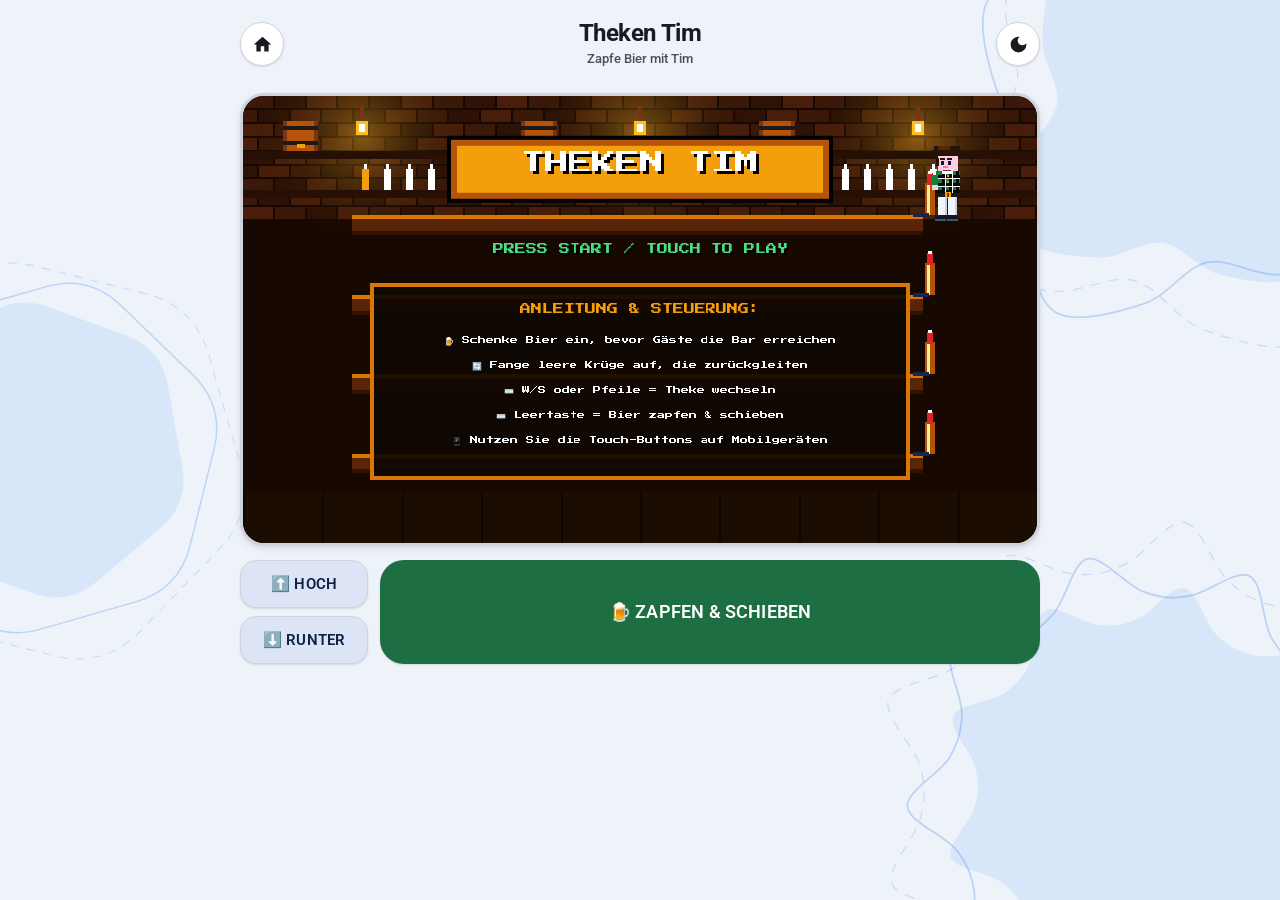
<file: spiele/theken_tim.html>
<!DOCTYPE html>
<html lang="de">
<head>
  <meta charset="UTF-8">
  <meta name="viewport" content="width=device-width, initial-scale=1.0, maximum-scale=1.0, user-scalable=no">
  <title>Theken Tim</title>
  <link rel="stylesheet" href="../styles.css">
  <script src="../theme.js"></script>
  <link href="https://fonts.googleapis.com/css2?family=Press+Start+2P&display=swap" rel="stylesheet">
  <style>
    * {
      box-sizing: border-box;
      user-select: none;
      -webkit-user-select: none;
      margin: 0;
      padding: 0;
    }

    body {
      display: flex;
      flex-direction: column;
      justify-content: flex-start;
      align-items: center;
      min-height: 100vh;
      font-family: var(--md-sys-typescale-body-font);
      color: var(--md-sys-color-on-background);
      padding: max(14px, env(safe-area-inset-top)) 16px 24px 16px;
      overflow-x: hidden;
    }

    .arcade-bar {
      width: 100%;
      max-width: 800px;
      font-family: var(--md-sys-typescale-body-font);
    }

    #game-container {
      position: relative;
      border: 3px solid var(--md-sys-color-outline-variant);
      border-radius: var(--md-sys-shape-corner-xl);
      box-shadow: var(--md-sys-elevation-2);
      overflow: hidden;
      background: #110702;
      width: 100%;
      max-width: 800px;
      font-family: 'Press Start 2P', monospace;
    }

    canvas {
      display: block;
      width: 100%;
      height: auto;
      image-rendering: pixelated;
      image-rendering: crisp-edges;
    }

    /* Touch-Steuerung für Mobilgeräte (M3 Expressive Gamepad) */
    #touch-controls {
      display: flex;
      justify-content: space-between;
      align-items: stretch;
      width: 100%;
      max-width: 800px;
      margin-top: 14px;
      gap: 12px;
    }

    .d-pad {
      display: flex;
      flex-direction: column;
      gap: 8px;
    }

    .arcade-btn {
      background-color: var(--md-sys-color-secondary-container);
      border: 1px solid var(--md-sys-color-outline-variant);
      color: var(--md-sys-color-on-secondary-container);
      font-family: var(--md-sys-typescale-display-font);
      font-weight: 600;
      border-radius: var(--md-sys-shape-corner-lg);
      padding: 14px 22px;
      font-size: 0.96rem;
      box-shadow: var(--md-sys-elevation-1);
      cursor: pointer;
      touch-action: manipulation;
      transition: transform 0.12s ease, background-color 0.15s ease;
    }

    .arcade-btn:active {
      transform: scale(0.97);
      background-color: var(--md-sys-color-secondary);
      color: var(--md-sys-color-on-secondary);
    }

    .btn-serve {
      flex: 1;
      min-height: 98px;
      font-size: 1.12rem;
      background-color: var(--md-sys-color-tertiary);
      border: 1px solid transparent;
      color: var(--md-sys-color-on-tertiary);
      border-radius: var(--md-sys-shape-corner-xl);
      box-shadow: var(--md-sys-elevation-1);
      display: flex;
      justify-content: center;
      align-items: center;
      gap: 10px;
    }

    .btn-serve:active {
      transform: scale(0.97);
      background-color: var(--md-sys-color-tertiary);
      color: var(--md-sys-color-on-tertiary);
      filter: brightness(0.94);
    }
  </style>
</head>
<body>

<header class="m3-top-app-bar arcade-bar">
  <a href="../index.html" class="m3-nav-btn" aria-label="Hauptmenü" title="Hauptmenü">
    <svg viewBox="0 0 24 24" aria-hidden="true"><path d="M10 20v-6h4v6h5v-8h3L12 3 2 12h3v8z"/></svg>
  </a>
  <div class="m3-top-app-bar-title-group">
    <h1 class="m3-top-app-bar-title">Theken Tim</h1>
    <p class="m3-top-app-bar-subtitle">Zapfe Bier mit Tim</p>
  </div>
  <button type="button" class="m3-icon-btn" onclick="toggleTheme()" aria-label="Darstellung umschalten" title="Light/Dark Mode umschalten">
    <svg class="icon-sun" viewBox="0 0 24 24" aria-hidden="true"><path d="M12 7c-2.76 0-5 2.24-5 5s2.24 5 5 5 5-2.24 5-5-2.24-5-5-5zM2 13h2c.55 0 1-.45 1-1s-.45-1-1-1H2c-.55 0-1 .45-1 1s.45 1 1 1zm18 0h2c.55 0 1-.45 1-1s-.45-1-1-1h-2c-.55 0-1 .45-1 1s.45 1 1 1zM11 2v2c0 .55.45 1 1 1s1-.45 1-1V2c0-.55-.45-1-1-1s-1 .45-1 1zm0 18v2c0 .55.45 1 1 1s1-.45 1-1v-2c0-.55-.45-1-1-1s-1 .45-1 1zM5.99 4.58a.996.996 0 0 0-1.41 0 .996.996 0 0 0 0 1.41l1.06 1.06c.39.39 1.03.39 1.41 0s.39-1.03 0-1.41L5.99 4.58zm12.37 12.37a.996.996 0 0 0-1.41 0 .996.996 0 0 0 0 1.41l1.06 1.06c.39.39 1.03.39 1.41 0a.996.996 0 0 0 0-1.41l-1.06-1.06zm1.06-10.96a.996.996 0 0 0 0-1.41.996.996 0 0 0-1.41 0l-1.06 1.06c-.39.39-.39 1.03 0 1.41s1.03.39 1.41 0l1.06-1.06zM7.05 18.36a.996.996 0 0 0 0-1.41.996.996 0 0 0-1.41 0l-1.06 1.06c-.39.39-.39 1.03 0 1.41s1.03.39 1.41 0l1.06-1.06z"/></svg>
    <svg class="icon-moon" viewBox="0 0 24 24" aria-hidden="true"><path d="M12 3a9 9 0 1 0 9 9c0-.46-.04-.92-.1-1.36a5.389 5.389 0 0 1-4.4 2.26 5.403 5.403 0 0 1-3.14-9.8c-.44-.06-.9-.1-1.36-.1z"/></svg>
  </button>
</header>

<div id="game-container">
  <canvas id="gameCanvas" width="800" height="450"></canvas>
</div>

<!-- Touch-Buttons für Mobilgeräte -->
<div id="touch-controls">
  <div class="d-pad">
    <button class="arcade-btn" id="btn-up">⬆️ HOCH</button>
    <button class="arcade-btn" id="btn-down">⬇️ RUNTER</button>
  </div>
  <button class="arcade-btn btn-serve" id="btn-serve">🍺 ZAPFEN & SCHIEBEN</button>
</div>

<script>
  const canvas = document.getElementById('gameCanvas');
  const ctx = canvas.getContext('2d');

  // Spielzustände
  const STATE = { START: 0, PLAYING: 1, GAMEOVER: 2 };
  let currentState = STATE.START;

  // Punkte, Leben & Highscore
  let score = 0;
  let highScore = localStorage.getItem('thekenTimHighScore') || 0;
  let lives = 3;
  let frames = 0;

  // 4 Theken-Spuren
  const LANES = [120, 200, 280, 360];
  const BAR_LEFT = 110;
  const BAR_RIGHT = 685;

  // --- PARTIKEL & POPUPS ---
  const particles = [];
  const floatingTexts = [];

  class Particle {
    constructor(x, y, vx, vy, color, size, life) {
      this.x = x;
      this.y = y;
      this.vx = vx;
      this.vy = vy;
      this.color = color;
      this.size = size;
      this.life = life;
      this.maxLife = life;
    }
    update() {
      this.x += this.vx;
      this.y += this.vy;
      this.vy += 0.25; // Schwerkraft
      this.life--;
    }
    draw() {
      if (this.life <= 0) return;
      ctx.fillStyle = this.color;
      ctx.fillRect(Math.floor(this.x), Math.floor(this.y), this.size, this.size);
    }
  }

  class FloatingText {
    constructor(text, x, y, color) {
      this.text = text;
      this.x = x;
      this.y = y;
      this.color = color;
      this.life = 45;
    }
    update() {
      this.y -= 0.8;
      this.life--;
    }
    draw() {
      if (this.life <= 0) return;
      ctx.save();
      ctx.globalAlpha = Math.max(0, this.life / 45);
      ctx.font = '11px "Press Start 2P"';
      ctx.fillStyle = '#000000';
      ctx.fillText(this.text, this.x + 2, this.y + 2);
      ctx.fillStyle = this.color;
      ctx.fillText(this.text, this.x, this.y);
      ctx.restore();
    }
  }

  function spawnSplash(x, y, color) {
    for (let i = 0; i < 10; i++) {
      particles.push(new Particle(
        x, y,
        (Math.random() - 0.5) * 4,
        (Math.random() - 0.8) * 4,
        color,
        Math.random() > 0.5 ? 3 : 2,
        20 + Math.random() * 15
      ));
    }
  }

  function spawnGlassShatter(x, y) {
    const colors = ['#ffffff', '#cbd5e1', '#94a3b8', '#64748b'];
    for (let i = 0; i < 16; i++) {
      particles.push(new Particle(
        x, y,
        (Math.random() - 0.5) * 6,
        (Math.random() - 0.9) * 5,
        colors[Math.floor(Math.random() * colors.length)],
        Math.floor(Math.random() * 3) + 2,
        25 + Math.random() * 20
      ));
    }
  }

  // --- THEKEN TIM (SPIELFIGUR) ---
  const tim = {
    lane: 0,
    x: 710,
    isPouring: 0,

    moveUp() {
      if (this.lane > 0) this.lane--;
    },

    moveDown() {
      if (this.lane < LANES.length - 1) this.lane++;
    },

    serve() {
      if (currentState === STATE.PLAYING && this.isPouring === 0) {
        this.isPouring = 12;
        beers.push(new Beer(this.lane));
      }
    },

    update() {
      if (this.isPouring > 0) this.isPouring--;
    },

    draw() {
      const y = LANES[this.lane] - 42;
      ctx.save();
      ctx.translate(this.x, y);

      // --- FISUR (Braun mit Tolle & Highlights) ---
      ctx.fillStyle = '#261306';
      ctx.fillRect(-14, -28, 26, 12);
      ctx.fillRect(-16, -24, 30, 8);
      ctx.fillStyle = '#52290f'; // Lichtreflex im Haar
      ctx.fillRect(-10, -28, 12, 4);

      // --- KOPF / GESICHT ---
      ctx.fillStyle = '#fbcfe8'; // Hautton
      ctx.fillRect(-10, -18, 20, 16);

      // Augenbrauen & Augen
      ctx.fillStyle = '#261306';
      ctx.fillRect(-8, -16, 5, 2);
      ctx.fillRect(-1, -16, 5, 2);
      ctx.fillStyle = '#0f172a';
      ctx.fillRect(-7, -13, 3, 4);
      ctx.fillRect(0, -13, 3, 4);

      // Nase & Lächeln
      ctx.fillStyle = '#f472b6';
      ctx.fillRect(-5, -8, 5, 2);
      ctx.fillStyle = '#991b1b';
      ctx.fillRect(-5, -4, 8, 2);

      // Koteletten
      ctx.fillStyle = '#261306';
      ctx.fillRect(-12, -16, 3, 8);

      // --- GRÜN-SCHWARZ KARIERTES HEMD ---
      ctx.fillStyle = '#15803d'; // Grün Basisfarbe
      ctx.fillRect(-12, -2, 24, 22);

      // Schwarz-weiße Karo-Gitterstreifen
      ctx.fillStyle = '#09090b'; // Schwarz
      ctx.fillRect(-12, 2, 24, 3);
      ctx.fillRect(-12, 10, 24, 3);
      ctx.fillRect(-12, 17, 24, 3);
      ctx.fillRect(-6, -2, 3, 22);
      ctx.fillRect(1, -2, 3, 22);
      ctx.fillRect(8, -2, 3, 22);

      // Weiße Karolinien (Akzente)
      ctx.fillStyle = '#ffffff';
      ctx.fillRect(-12, 5, 24, 1);
      ctx.fillRect(-12, 13, 24, 1);
      ctx.fillRect(-3, -2, 1, 22);
      ctx.fillRect(4, -2, 1, 22);

      // Kragen & Knöpfe
      ctx.fillStyle = '#ffffff';
      ctx.fillRect(-6, -2, 11, 3);
      ctx.fillStyle = '#f59e0b'; // Goldene Knöpfe
      ctx.fillRect(-1, 2, 2, 2);
      ctx.fillRect(-1, 8, 2, 2);

      // Gürtel mit Messingschnalle
      ctx.fillStyle = '#1c1917';
      ctx.fillRect(-12, 20, 24, 4);
      ctx.fillStyle = '#f59e0b';
      ctx.fillRect(-3, 19, 6, 6);
      ctx.fillStyle = '#78350f';
      ctx.fillRect(-1, 20, 2, 4);

      // --- HELLE HOSE ---
      ctx.fillStyle = '#f1f5f9'; // Helle Creme-Hose
      ctx.fillRect(-10, 24, 9, 18);
      ctx.fillRect(0, 24, 9, 18);
      ctx.fillStyle = '#cbd5e1'; // Falten / Schatten
      ctx.fillRect(-3, 24, 2, 18);
      ctx.fillRect(7, 24, 2, 18);

      // --- SCHWARZE SCHUHE ---
      ctx.fillStyle = '#0f172a';
      ctx.fillRect(-13, 42, 11, 6);
      ctx.fillRect(-1, 42, 11, 6);
      ctx.fillStyle = '#475569'; // Sohle
      ctx.fillRect(-13, 46, 11, 2);
      ctx.fillRect(-1, 46, 11, 2);

      // --- ARME / ZAPF-ANIMATION ---
      if (this.isPouring > 0) {
        // Arm gestreckt am Zapfhahn
        ctx.fillStyle = '#15803d';
        ctx.fillRect(-20, 0, 10, 6);
        ctx.fillStyle = '#fbcfe8';
        ctx.fillRect(-24, -4, 7, 8);
      } else {
        // Arme gelassen an der Hüfte
        ctx.fillStyle = '#15803d';
        ctx.fillRect(-16, 2, 6, 12);
        ctx.fillStyle = '#fbcfe8';
        ctx.fillRect(-16, 12, 6, 5);
      }

      ctx.restore();
    }
  };

  // --- ENTITÄTEN ---
  const beers = [];
  const emptyMugs = [];
  const customers = [];
  let customerSpawnTimer = 0;

  // --- BIERKRUG (VOLL) ---
  class Beer {
    constructor(lane) {
      this.lane = lane;
      this.x = BAR_RIGHT - 20;
      this.speed = 5.2;
    }

    update() {
      this.x -= this.speed;
      // Schaum-Partikel erzeugen beim Schieben
      if (frames % 4 === 0) {
        particles.push(new Particle(this.x + 10, LANES[this.lane] - 14, 1, -0.5, '#ffffff', 2, 12));
      }
    }

    draw() {
      const y = LANES[this.lane] - 22;
      ctx.save();
      ctx.translate(Math.floor(this.x), y);

      // Krug-Henkel
      ctx.fillStyle = '#e2e8f0';
      ctx.fillRect(14, 4, 5, 12);
      ctx.fillStyle = '#1c0d02';
      ctx.fillRect(16, 6, 2, 8);

      // Krug Glaskörper
      ctx.fillStyle = '#ffffff';
      ctx.fillRect(0, 0, 15, 20);

      // Goldgelbes Bier
      ctx.fillStyle = '#f59e0b';
      ctx.fillRect(2, 4, 11, 14);
      ctx.fillStyle = '#fbbf24'; // Lichtreflex im Bier
      ctx.fillRect(3, 4, 3, 14);

      // Üppige Schaumkrone
      ctx.fillStyle = '#ffffff';
      ctx.fillRect(-1, -2, 17, 7);
      ctx.fillRect(1, -4, 13, 3);

      ctx.restore();
    }
  }

  // --- LEERER KRUG ---
  class EmptyMug {
    constructor(lane, x) {
      this.lane = lane;
      this.x = x;
      this.speed = 3.5;
    }

    update() {
      this.x += this.speed;
    }

    draw() {
      const y = LANES[this.lane] - 18;
      ctx.save();
      ctx.translate(Math.floor(this.x), y);

      // Glas Konturen & Glanz
      ctx.fillStyle = 'rgba(255, 255, 255, 0.8)';
      ctx.fillRect(0, 0, 13, 16);
      ctx.fillStyle = '#1c0d02';
      ctx.fillRect(2, 2, 9, 12);
      ctx.fillStyle = 'rgba(255, 255, 255, 0.4)';
      ctx.fillRect(3, 2, 3, 12);

      // Henkel
      ctx.fillStyle = 'rgba(255, 255, 255, 0.8)';
      ctx.fillRect(-4, 3, 4, 10);
      ctx.fillStyle = '#1c0d02';
      ctx.fillRect(-3, 5, 2, 6);

      ctx.restore();
    }
  }

  // --- GÄSTE (CUSTOMERS) ---
  class Customer {
    constructor(lane) {
      this.lane = lane;
      this.x = BAR_LEFT;
      this.speed = 0.75 + Math.random() * 0.45 + (score / 3500);
      this.type = Math.floor(Math.random() * 4); // 4 detaillierte Gast-Typen
    }

    update() {
      this.x += this.speed;
    }

    draw() {
      const y = LANES[this.lane] - 42;
      ctx.save();
      ctx.translate(Math.floor(this.x), y);

      const anim = Math.floor(frames / 8) % 2 === 0 ? 0 : 3;

      if (this.type === 0) {
        // GAST 1: Der Stammgast (Cappy, Latzhose, Vollbart)
        ctx.fillStyle = '#dc2626'; // Rot Cappy
        ctx.fillRect(-10, -22, 20, 6);
        ctx.fillRect(-4, -25, 10, 4);
        ctx.fillStyle = '#fbcfe8';
        ctx.fillRect(-8, -16, 16, 12);
        ctx.fillStyle = '#78350f'; // Vollbart
        ctx.fillRect(-8, -8, 16, 8);
        ctx.fillStyle = '#2563eb'; // Blau Latzhose
        ctx.fillRect(-10, 0, 20, 22);
        ctx.fillStyle = '#dc2626'; // Rotes Hemd drunter
        ctx.fillRect(-8, 2, 16, 8);
        ctx.fillStyle = '#1e3a8a';
        ctx.fillRect(-8, 22 + anim, 7, 16);
        ctx.fillRect(1, 22 - anim, 7, 16);

      } else if (this.type === 1) {
        // GAST 2: Der Biker (Lederjacke, Kopftuch, Sonnenbrille)
        ctx.fillStyle = '#991b1b'; // Rotes Bandana
        ctx.fillRect(-10, -22, 20, 6);
        ctx.fillStyle = '#fbcfe8';
        ctx.fillRect(-8, -16, 16, 12);
        ctx.fillStyle = '#0f172a'; // Sonnenbrille
        ctx.fillRect(-8, -13, 16, 4);
        ctx.fillStyle = '#18181b'; // Schwarze Lederjacke
        ctx.fillRect(-11, -4, 22, 24);
        ctx.fillStyle = '#f59e0b'; // Nieten
        ctx.fillRect(-9, -2, 2, 2);
        ctx.fillRect(7, -2, 2, 2);
        ctx.fillStyle = '#3f3f46';
        ctx.fillRect(-8, 20 + anim, 7, 18);
        ctx.fillRect(1, 20 - anim, 7, 18);

      } else if (this.type === 2) {
        // GAST 3: Der Anzugträger (Krawatte, Brille, Seitenscheitel)
        ctx.fillStyle = '#451a03'; // Braun Haare
        ctx.fillRect(-10, -23, 20, 7);
        ctx.fillStyle = '#fbcfe8';
        ctx.fillRect(-8, -16, 16, 12);
        ctx.fillStyle = '#000000'; // Brille
        ctx.fillRect(-7, -12, 6, 4);
        ctx.fillRect(1, -12, 6, 4);
        ctx.fillStyle = '#334155'; // Anzug
        ctx.fillRect(-10, -4, 20, 24);
        ctx.fillStyle = '#ffffff'; // Hemd
        ctx.fillRect(-3, -4, 6, 12);
        ctx.fillStyle = '#dc2626'; // Krawatte
        ctx.fillRect(-2, -2, 4, 14);
        ctx.fillStyle = '#1e293b';
        ctx.fillRect(-8, 20 + anim, 7, 18);
        ctx.fillRect(1, 20 - anim, 7, 18);

      } else {
        // GAST 4: Der Bauarbeiter (Gelber Schutzhelm, Blaumann)
        ctx.fillStyle = '#facc15'; // Helm
        ctx.fillRect(-11, -25, 22, 8);
        ctx.fillRect(-13, -19, 26, 3);
        ctx.fillStyle = '#fbcfe8';
        ctx.fillRect(-8, -16, 16, 12);
        ctx.fillStyle = '#ea580c'; // Sicherheitsweste / Orange
        ctx.fillRect(-10, -4, 20, 22);
        ctx.fillStyle = '#fef08a'; // Reflektorstreifen
        ctx.fillRect(-10, 4, 20, 3);
        ctx.fillRect(-10, 12, 20, 3);
        ctx.fillStyle = '#1d4ed8';
        ctx.fillRect(-8, 18 + anim, 7, 18);
        ctx.fillRect(1, 18 - anim, 7, 18);
      }

      ctx.restore();
    }
  }

  // --- DETAILLIERTER TAVERNEN-HINTERGRUND ---
  function drawTavernBackground() {
    // 1. Detaillierte Backsteinwand
    ctx.fillStyle = '#180802';
    ctx.fillRect(0, 0, canvas.width, canvas.height);

    const brickW = 32;
    const brickH = 12;
    for (let r = 0; r < 9; r++) {
      const offsetX = (r % 2 === 0) ? 0 : 16;
      for (let c = -1; c < canvas.width / brickW + 1; c++) {
        // Farbvariationen für Klinker-Look
        const colorVar = (r * 7 + c * 13) % 3;
        ctx.fillStyle = colorVar === 0 ? '#3b1808' : (colorVar === 1 ? '#2d1205' : '#481e0a');
        ctx.fillRect(c * brickW + offsetX, r * (brickH + 2), brickW - 2, brickH);
      }
    }

    // 2. Stimmungsvolles Laternen-Licht (Radial Gradients)
    const lanternPositions = [120, 400, 680];
    for (let lx of lanternPositions) {
      const grad = ctx.createRadialGradient(lx, 40, 5, lx, 40, 110);
      grad.addColorStop(0, 'rgba(251, 191, 36, 0.35)');
      grad.addColorStop(1, 'rgba(0, 0, 0, 0)');
      ctx.fillStyle = grad;
      ctx.beginPath();
      ctx.arc(lx, 40, 110, 0, Math.PI * 2);
      ctx.fill();

      // Wandlampe Pixelart
      ctx.fillStyle = '#78350f';
      ctx.fillRect(lx - 2, 10, 4, 15);
      ctx.fillStyle = '#fbbf24';
      ctx.fillRect(lx - 6, 25, 12, 14);
      ctx.fillStyle = '#ffffff';
      ctx.fillRect(lx - 3, 28, 6, 8);
    }

    // 3. Regale & Holzfässer im Hintergrund
    ctx.fillStyle = '#271003';
    ctx.fillRect(0, 55, canvas.width, 8);
    ctx.fillRect(0, 95, canvas.width, 8);

    // Eichen-Fässer
    for (let fx of [40, 280, 520]) {
      ctx.fillStyle = '#78350f';
      ctx.fillRect(fx, 25, 36, 30);
      ctx.fillStyle = '#b45309'; // Holzmaserung
      ctx.fillRect(fx + 4, 25, 28, 30);
      ctx.fillStyle = '#1c1917'; // Eisenbänder
      ctx.fillRect(fx, 30, 36, 4);
      ctx.fillRect(fx, 45, 36, 4);
      ctx.fillStyle = '#f59e0b'; // Zapfhahn am Fass
      ctx.fillRect(fx + 14, 48, 8, 4);
    }

    // Flaschen auf Regalen
    const bottleColors = ['#dc2626', '#16a34a', '#2563eb', '#eab308', '#a855f7'];
    for (let bx = 120; bx < canvas.width - 100; bx += 22) {
      if (bx > 260 && bx < 340) continue;
      if (bx > 500 && bx < 580) continue;
      ctx.fillStyle = bottleColors[(bx / 22) % bottleColors.length];
      ctx.fillRect(bx, 73, 7, 22);
      ctx.fillStyle = '#ffffff';
      ctx.fillRect(bx + 2, 68, 3, 5);
    }

    // 4. Die 4 Bar-Theken
    for (let i = 0; i < LANES.length; i++) {
      const ly = LANES[i];

      // Bar Holzplatte
      ctx.fillStyle = '#582607';
      ctx.fillRect(BAR_LEFT, ly, BAR_RIGHT - BAR_LEFT, 20);

      // Gold/Messing Kante
      ctx.fillStyle = '#d97706';
      ctx.fillRect(BAR_LEFT, ly, BAR_RIGHT - BAR_LEFT, 4);

      // Holz-Schatten
      ctx.fillStyle = '#2e1303';
      ctx.fillRect(BAR_LEFT, ly + 16, BAR_RIGHT - BAR_LEFT, 4);

      // Messing-Zapfsäule am Ende der Theke
      ctx.fillStyle = '#b45309';
      ctx.fillRect(BAR_RIGHT + 2, ly - 32, 10, 32);
      ctx.fillStyle = '#fef08a'; // Messing Glanz
      ctx.fillRect(BAR_RIGHT + 4, ly - 32, 3, 32);
      ctx.fillStyle = '#172554'; // Tropfschale
      ctx.fillRect(BAR_RIGHT - 10, ly - 2, 16, 4);

      // Zapfhahn-Hebel
      ctx.fillStyle = '#dc2626';
      ctx.fillRect(BAR_RIGHT + 4, ly - 42, 6, 12);
      ctx.fillStyle = '#ffffff';
      ctx.fillRect(BAR_RIGHT + 5, ly - 44, 4, 3);
    }

    // 5. Holzfußboden
    ctx.fillStyle = '#1c0d02';
    ctx.fillRect(0, 400, canvas.width, 50);
    ctx.fillStyle = '#0f0601';
    for (let x = 0; x < canvas.width; x += 80) {
      ctx.fillRect(x, 400, 2, 50);
    }
  }

  // --- LEBEN VERLIEREN ---
  function loseLife(reason) {
    lives--;
    floatingTexts.push(new FloatingText(reason, canvas.width / 2 - 80, 220, '#ef4444'));
    if (lives <= 0) {
      gameOver();
    } else {
      beers.length = 0;
      emptyMugs.length = 0;
      customers.length = 0;
    }
  }

  // --- GAME OVER ---
  function gameOver() {
    currentState = STATE.GAMEOVER;
    if (score > highScore) {
      highScore = score;
      localStorage.setItem('thekenTimHighScore', highScore);
    }
  }

  // --- RESET ---
  function resetGame() {
    score = 0;
    lives = 3;
    frames = 0;
    beers.length = 0;
    emptyMugs.length = 0;
    customers.length = 0;
    particles.length = 0;
    floatingTexts.length = 0;
    customerSpawnTimer = 0;
    tim.lane = 0;
  }

  // --- HANDLER ---
  function handleInput(type) {
    if (currentState === STATE.START) {
      currentState = STATE.PLAYING;
    } else if (currentState === STATE.PLAYING) {
      if (type === 'UP') tim.moveUp();
      if (type === 'DOWN') tim.moveDown();
      if (type === 'SERVE') tim.serve();
    } else if (currentState === STATE.GAMEOVER) {
      resetGame();
      currentState = STATE.PLAYING;
    }
  }

  // Event Listener
  window.addEventListener('keydown', (e) => {
    if (e.code === 'ArrowUp' || e.code === 'KeyW') handleInput('UP');
    if (e.code === 'ArrowDown' || e.code === 'KeyS') handleInput('DOWN');
    if (e.code === 'Space' || e.code === 'ArrowLeft' || e.code === 'KeyA') handleInput('SERVE');
  });

  document.getElementById('btn-up').addEventListener('touchstart', (e) => { e.preventDefault(); handleInput('UP'); });
  document.getElementById('btn-down').addEventListener('touchstart', (e) => { e.preventDefault(); handleInput('DOWN'); });
  document.getElementById('btn-serve').addEventListener('touchstart', (e) => { e.preventDefault(); handleInput('SERVE'); });

  document.getElementById('btn-up').addEventListener('click', () => handleInput('UP'));
  document.getElementById('btn-down').addEventListener('click', () => handleInput('DOWN'));
  document.getElementById('btn-serve').addEventListener('click', () => handleInput('SERVE'));

  canvas.addEventListener('touchstart', (e) => {
    if (currentState !== STATE.PLAYING) {
      e.preventDefault();
      handleInput('START');
    }
  });
  canvas.addEventListener('mousedown', () => {
    if (currentState !== STATE.PLAYING) handleInput('START');
  });

  // --- GAME LOGIK UPDATE ---
  function updateGameLogic() {
    frames++;

    // Partikel & Popups updaten
    for (let i = particles.length - 1; i >= 0; i--) {
      particles[i].update();
      if (particles[i].life <= 0) particles.splice(i, 1);
    }
    for (let i = floatingTexts.length - 1; i >= 0; i--) {
      floatingTexts[i].update();
      if (floatingTexts[i].life <= 0) floatingTexts.splice(i, 1);
    }

    if (currentState === STATE.PLAYING) {
      tim.update();

      // Gäste spawnen
      customerSpawnTimer++;
      const spawnInterval = Math.max(65, 175 - Math.floor(score / 250) * 12);
      if (customerSpawnTimer > spawnInterval) {
        const randomLane = Math.floor(Math.random() * LANES.length);
        customers.push(new Customer(randomLane));
        customerSpawnTimer = 0;
      }

      // Volle Bieren bewegen & Kollision
      for (let i = beers.length - 1; i >= 0; i--) {
        const b = beers[i];
        b.update();

        let hit = false;
        for (let j = customers.length - 1; j >= 0; j--) {
          const c = customers[j];
          if (c.lane === b.lane && Math.abs(b.x - c.x) < 22) {
            score += 100;
            spawnSplash(b.x, LANES[b.lane] - 15, '#f59e0b');
            floatingTexts.push(new FloatingText('+100', b.x, LANES[b.lane] - 30, '#4ade80'));
            emptyMugs.push(new EmptyMug(c.lane, c.x));
            customers.splice(j, 1);
            beers.splice(i, 1);
            hit = true;
            break;
          }
        }

        if (!hit && b.x <= BAR_LEFT) {
          spawnSplash(b.x, LANES[b.lane], '#f59e0b');
          beers.splice(i, 1);
          loseLife('BIER VERSCHÜTTET!');
        }
      }

      // Leere Krüge bewegen & Auffangen
      for (let i = emptyMugs.length - 1; i >= 0; i--) {
        const m = emptyMugs[i];
        m.update();

        if (m.x >= BAR_RIGHT - 15) {
          if (tim.lane === m.lane) {
            score += 50;
            floatingTexts.push(new FloatingText('+50', BAR_RIGHT - 20, LANES[m.lane] - 30, '#fef08a'));
            emptyMugs.splice(i, 1);
          } else if (m.x >= BAR_RIGHT + 12) {
            spawnGlassShatter(m.x, LANES[m.lane]);
            emptyMugs.splice(i, 1);
            loseLife('KRUG ZERBROCHEN!');
          }
        }
      }

      // Gäste am Ende der Bar
      for (let i = customers.length - 1; i >= 0; i--) {
        const c = customers[i];
        c.update();

        if (c.x >= BAR_RIGHT - 25) {
          customers.splice(i, 1);
          loseLife('GAST AN DER BAR!');
        }
      }
    }
  }

  // --- RENDER GAME ---
  function renderGame() {
    drawTavernBackground();

    // Objekte zeichnen
    for (let c of customers) c.draw();
    for (let b of beers) b.draw();
    for (let m of emptyMugs) m.draw();
    for (let p of particles) p.draw();

    tim.draw();

    for (let ft of floatingTexts) ft.draw();

    // HUD / Punkteanzeige
    if (currentState === STATE.PLAYING || currentState === STATE.GAMEOVER) {
      // Punkte Holzschild
      ctx.fillStyle = '#271003';
      ctx.fillRect(15, 12, 180, 32);
      ctx.strokeStyle = '#d97706';
      ctx.lineWidth = 2;
      ctx.strokeRect(15, 12, 180, 32);

      ctx.fillStyle = '#ffffff';
      ctx.font = '11px "Press Start 2P"';
      ctx.textAlign = 'left';
      ctx.fillText(`PUNKTE: ${score}`, 25, 33);

      // Leben Krüge oben rechts
      ctx.textAlign = 'right';
      ctx.fillText(`LEBEN:`, canvas.width - 110, 33);
      for (let l = 0; l < lives; l++) {
        ctx.fillStyle = '#f59e0b';
        ctx.fillRect(canvas.width - 90 + (l * 24), 18, 14, 16);
        ctx.fillStyle = '#ffffff';
        ctx.fillRect(canvas.width - 90 + (l * 24), 15, 14, 4);
      }
    }

    // STARTBILDSCHIRM
    if (currentState === STATE.START) {
      // Retro Banner
      ctx.save();
      ctx.translate(canvas.width / 2, 75 + Math.sin(frames * 0.05) * 4);

      ctx.fillStyle = '#000000';
      ctx.fillRect(-194, -34, 388, 68);
      ctx.fillStyle = '#b45309';
      ctx.fillRect(-190, -30, 380, 60);
      ctx.fillStyle = '#f59e0b';
      ctx.fillRect(-184, -24, 368, 48);

      ctx.textAlign = 'center';
      ctx.font = '24px "Press Start 2P"';

      ctx.fillStyle = '#000000';
      ctx.fillText('THEKEN TIM', 3, 8);
      ctx.fillStyle = '#ffffff';
      ctx.fillText('THEKEN TIM', 0, 5);
      ctx.restore();

      if (Math.floor(frames / 25) % 2 === 0) {
        ctx.textAlign = 'center';
        ctx.font = '11px "Press Start 2P"';
        ctx.fillStyle = '#000000';
        ctx.fillText('PRESS START / TOUCH TO PLAY', canvas.width / 2 + 2, 162);
        ctx.fillStyle = '#4ade80';
        ctx.fillText('PRESS START / TOUCH TO PLAY', canvas.width / 2, 160);
      }

      // Tafel mit Anleitung
      ctx.fillStyle = 'rgba(15, 7, 2, 0.92)';
      ctx.fillRect(130, 190, 540, 195);
      ctx.strokeStyle = '#d97706';
      ctx.lineWidth = 4;
      ctx.strokeRect(130, 190, 540, 195);

      ctx.textAlign = 'center';
      ctx.font = '11px "Press Start 2P"';
      ctx.fillStyle = '#f59e0b';
      ctx.fillText('ANLEITUNG & STEUERUNG:', canvas.width / 2, 220);

      ctx.font = '8px "Press Start 2P"';
      ctx.fillStyle = '#f8fafc';
      ctx.fillText('🍺 Schenke Bier ein, bevor Gäste die Bar erreichen', canvas.width / 2, 250);
      ctx.fillText('🔄 Fange leere Krüge auf, die zurückgleiten', canvas.width / 2, 275);
      ctx.fillText('⌨️ W/S oder Pfeile = Theke wechseln', canvas.width / 2, 300);
      ctx.fillText('⌨️ Leertaste = Bier zapfen & schieben', canvas.width / 2, 325);
      ctx.fillText('📱 Nutzen Sie die Touch-Buttons auf Mobilgeräten', canvas.width / 2, 350);

    } else if (currentState === STATE.GAMEOVER) {
      ctx.fillStyle = 'rgba(0, 0, 0, 0.8)';
      ctx.fillRect(0, 0, canvas.width, canvas.height);

      const boxX = 180;
      const boxY = 90;
      const boxW = 440;
      const boxH = 240;

      ctx.fillStyle = '#2e1303';
      ctx.fillRect(boxX, boxY, boxW, boxH);
      ctx.strokeStyle = '#f59e0b';
      ctx.lineWidth = 4;
      ctx.strokeRect(boxX, boxY, boxW, boxH);

      ctx.textAlign = 'center';
      ctx.font = '18px "Press Start 2P"';
      ctx.fillStyle = '#ef4444';
      ctx.fillText('FEIERABEND!', canvas.width / 2, boxY + 50);

      ctx.font = '11px "Press Start 2P"';
      ctx.fillStyle = '#ffffff';
      ctx.fillText(`PUNKTE:   ${score}`, canvas.width / 2, boxY + 105);
      ctx.fillStyle = '#f59e0b';
      ctx.fillText(`REKORD:   ${highScore}`, canvas.width / 2, boxY + 135);

      if (score > 0 && score >= highScore) {
        ctx.fillStyle = '#4ade80';
        ctx.fillText('NEUER HIGH SCORE! 🏆', canvas.width / 2, boxY + 168);
      }

      if (Math.floor(frames / 20) % 2 === 0) {
        ctx.font = '9px "Press Start 2P"';
        ctx.fillStyle = '#38bdf8';
        ctx.fillText('KLICK / TOUCH FÜR NEUSTART', canvas.width / 2, boxY + 208);
      }
    }
  }

  // --- FIXED TIMESTEP GAME LOOP (60 FPS) ---
  let lastTime = performance.now();
  let accumulator = 0;
  const step = 1000 / 60;

  function loop(timestamp) {
    requestAnimationFrame(loop);

    if (!timestamp) timestamp = performance.now();
    let delta = timestamp - lastTime;
    lastTime = timestamp;

    if (delta > 250) delta = 250;
    accumulator += delta;

    while (accumulator >= step) {
      updateGameLogic();
      accumulator -= step;
    }

    renderGame();
  }

  loop();
</script>
</body>
</html>
</file>
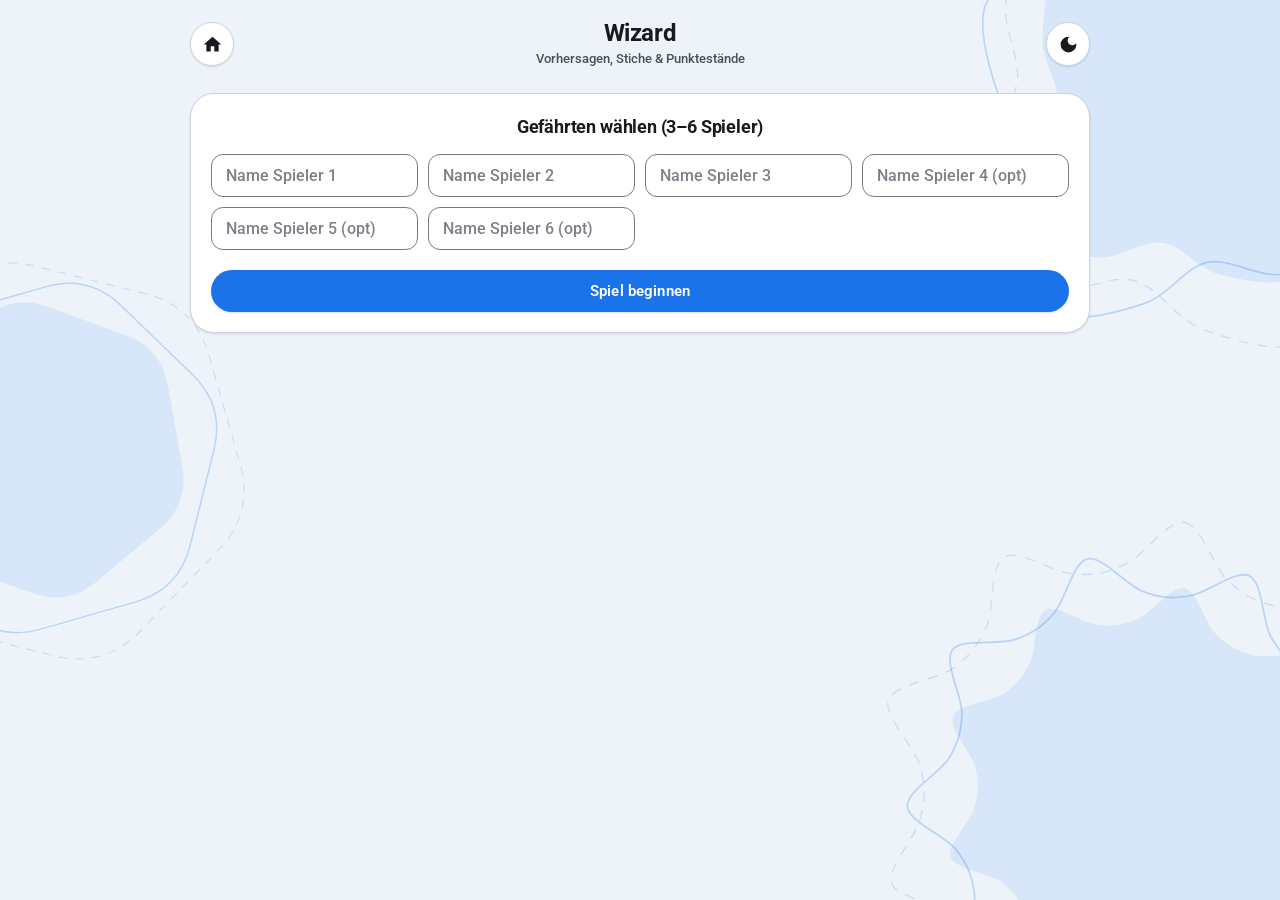
<file: spiele/wizard.html>
<!DOCTYPE html>
<html lang="de">
<head>
    <meta charset="UTF-8">
    <meta name="viewport" content="width=device-width, initial-scale=1.0">
    <title>Wizard Deluxe Scoreboard</title>
    <link rel="stylesheet" href="../styles.css">
    <script src="../theme.js"></script>
    <script src="../tournament.js"></script>
    <style>
        .container {
            width: 100%;
            max-width: 900px;
        }

        /* Setup-Phase */
        .setup-grid {
            display: grid;
            grid-template-columns: repeat(auto-fit, minmax(200px, 1fr));
            gap: 10px;
            margin-top: 12px;
        }

        /* Spieler-Karten im Spiel */
        .player-row {
            display: grid;
            grid-template-columns: repeat(auto-fit, minmax(130px, 1fr));
            gap: 10px;
            margin-bottom: 16px;
        }

        .player-status-card {
            background-color: var(--md-sys-color-surface-container-lowest);
            border: 1px solid var(--md-sys-color-outline-variant);
            padding: 14px 12px;
            border-radius: var(--md-sys-shape-corner-lg);
            text-align: center;
            position: relative;
            box-shadow: var(--md-sys-elevation-1);
            transition: background-color 0.2s ease, border-color 0.2s ease;
        }

        .player-status-card.leader {
            border: 1.5px solid var(--md-sys-color-primary);
            background-color: var(--md-sys-color-primary-container);
            color: var(--md-sys-color-on-primary-container);
        }

        .leader-crown {
            position: absolute;
            top: -12px;
            left: 50%;
            transform: translateX(-50%);
            font-size: 1.3rem;
        }

        .player-label {
            font-size: 0.84rem;
            font-weight: 700;
            text-transform: uppercase;
            letter-spacing: 0.03em;
            color: var(--md-sys-color-on-surface-variant);
        }

        .player-status-card.leader .player-label {
            color: var(--md-sys-color-on-primary-container);
        }

        .score-val {
            font-size: 1.75rem;
            font-weight: 700;
            display: block;
            margin-top: 4px;
            color: var(--md-sys-color-primary);
        }

        .player-status-card.leader .score-val {
            color: var(--md-sys-color-on-primary-container);
        }

        /* Eingabe-Bereich */
        .round-info-badge {
            background-color: var(--md-sys-color-primary-container);
            color: var(--md-sys-color-on-primary-container);
            padding: 5px 16px;
            border-radius: var(--md-sys-shape-corner-full);
            font-weight: 700;
            font-size: 0.84rem;
            display: inline-block;
            margin-bottom: 14px;
        }

        .input-group-grid {
            display: grid;
            grid-template-columns: repeat(auto-fit, minmax(135px, 1fr));
            gap: 10px;
        }

        .mini-card-input {
            background-color: var(--md-sys-color-surface-container-low);
            padding: 12px;
            border-radius: var(--md-sys-shape-corner-md);
            border: 1px solid var(--md-sys-color-outline-variant);
            text-align: center;
        }

        .mini-card-input input {
            width: 58px;
            padding: 8px 6px;
            text-align: center;
            font-size: 1.02rem;
            font-weight: 700;
        }

        .btn-gold {
            width: 100%;
        }

        /* Tabelle */
        .table-card {
            overflow-x: auto;
            padding: 0;
        }

        .pts-pos { color: var(--md-sys-color-tertiary); font-weight: 700; }
        .pts-neg { color: var(--md-sys-color-error); font-weight: 700; }
        .sub-data { font-size: 0.75rem; color: var(--md-sys-color-on-surface-variant); display: block; }

        /* Winner Overlay */
        #winner-overlay {
            display: none;
        }
    </style>
</head>
<body>

<div id="winner-overlay" class="modal-overlay">
    <div class="winner-card">
        <div style="font-size: 3.5rem;">🧙‍♂️✨</div>
        <h2 style="font-size: 2rem; margin: 10px 0;">Der Meister-Magier!</h2>
        <h3 id="winner-name" style="font-size: 1.75rem; color: var(--md-sys-color-primary);">Spieler</h3>
        <p style="font-size: 1.1rem; color: var(--md-sys-color-on-surface-variant); margin-top: 6px;">Sieg mit <strong id="winner-score" style="color: var(--md-sys-color-on-surface);">0</strong> Punkten</p>
        <div id="t-save-container" class="t-save-wrapper" style="margin-top: 16px;"></div>
        <button class="btn btn-gold" onclick="location.reload()" style="margin-top: 12px;">Neues Turnier starten</button>
    </div>
</div>

<div class="container">
    <header class="m3-top-app-bar">
        <a href="../index.html" class="m3-nav-btn" aria-label="Hauptmenü" title="Hauptmenü">
            <svg viewBox="0 0 24 24" aria-hidden="true"><path d="M10 20v-6h4v6h5v-8h3L12 3 2 12h3v8z"/></svg>
        </a>
        <div class="m3-top-app-bar-title-group">
            <h1 class="m3-top-app-bar-title">Wizard</h1>
            <p class="m3-top-app-bar-subtitle">Vorhersagen, Stiche & Punktestände</p>
        </div>
        <button type="button" class="m3-icon-btn" onclick="toggleTheme()" aria-label="Darstellung umschalten" title="Light/Dark Mode umschalten">
            <svg class="icon-sun" viewBox="0 0 24 24" aria-hidden="true"><path d="M12 7c-2.76 0-5 2.24-5 5s2.24 5 5 5 5-2.24 5-5-2.24-5-5-5zM2 13h2c.55 0 1-.45 1-1s-.45-1-1-1H2c-.55 0-1 .45-1 1s.45 1 1 1zm18 0h2c.55 0 1-.45 1-1s-.45-1-1-1h-2c-.55 0-1 .45-1 1s.45 1 1 1zM11 2v2c0 .55.45 1 1 1s1-.45 1-1V2c0-.55-.45-1-1-1s-1 .45-1 1zm0 18v2c0 .55.45 1 1 1s1-.45 1-1v-2c0-.55-.45-1-1-1s-1 .45-1 1zM5.99 4.58a.996.996 0 0 0-1.41 0 .996.996 0 0 0 0 1.41l1.06 1.06c.39.39 1.03.39 1.41 0s.39-1.03 0-1.41L5.99 4.58zm12.37 12.37a.996.996 0 0 0-1.41 0 .996.996 0 0 0 0 1.41l1.06 1.06c.39.39 1.03.39 1.41 0a.996.996 0 0 0 0-1.41l-1.06-1.06zm1.06-10.96a.996.996 0 0 0 0-1.41.996.996 0 0 0-1.41 0l-1.06 1.06c-.39.39-.39 1.03 0 1.41s1.03.39 1.41 0l1.06-1.06zM7.05 18.36a.996.996 0 0 0 0-1.41.996.996 0 0 0-1.41 0l-1.06 1.06c-.39.39-.39 1.03 0 1.41s1.03.39 1.41 0l1.06-1.06z"/></svg>
            <svg class="icon-moon" viewBox="0 0 24 24" aria-hidden="true"><path d="M12 3a9 9 0 1 0 9 9c0-.46-.04-.92-.1-1.36a5.389 5.389 0 0 1-4.4 2.26 5.403 5.403 0 0 1-3.14-9.8c-.44-.06-.9-.1-1.36-.1z"/></svg>
        </button>
    </header>

    <div id="setup-screen" class="card">
        <h3 class="card-title">Gefährten wählen (3–6 Spieler)</h3>
        <div id="t-player-chips" style="margin-bottom: 14px;"></div>
        <div class="setup-grid">
            <input type="text" class="p-name" placeholder="Name Spieler 1">
            <input type="text" class="p-name" placeholder="Name Spieler 2">
            <input type="text" class="p-name" placeholder="Name Spieler 3">
            <input type="text" class="p-name" placeholder="Name Spieler 4 (opt)">
            <input type="text" class="p-name" placeholder="Name Spieler 5 (opt)">
            <input type="text" class="p-name" placeholder="Name Spieler 6 (opt)">
        </div>
        <button class="btn btn-gold" onclick="initGame()" style="margin-top: 20px;">Spiel beginnen</button>
    </div>

    <div id="game-screen" style="display:none;">
        
        <div id="player-display" class="player-row"></div>
        
        <div class="card input-card" id="input-container">
            <div style="text-align: center;">
                <div class="round-info-badge" id="round-title">Runde 1 / 20</div>
            </div>
            <div id="input-fields" class="input-group-grid"></div>
            
            <div class="controls" style="display: flex; gap: 10px; margin-top: 20px;">
                <button class="btn btn-undo" onclick="undoLastRound()" style="flex: 1;">↩ Korrektur</button>
                <button class="btn btn-next" onclick="submitRound()" style="flex: 2;">Runde abschließen</button>
            </div>
        </div>

        <div class="card table-card">
            <table>
                <thead><tr id="history-head"><th style="width: 60px;">Rnd</th></tr></thead>
                <tbody id="history-body"></tbody>
            </table>
        </div>
    </div>
</div>

<script>

    let players = [];
    let currentRound = 1;
    let maxRounds = 0;
    let history = [];

    function initGame() {
        const inputs = document.querySelectorAll('.p-name');
        players = Array.from(inputs).map(i => i.value.trim()).filter(n => n !== "");

        if (players.length < 3) {
            alert("Ein Wizard-Duell benötigt mindestens 3 Magier!");
            return;
        }

        maxRounds = 60 / players.length;
        document.getElementById('setup-screen').style.display = 'none';
        document.getElementById('game-screen').style.display = 'block';
        
        setupTable();
        renderRoundInputs();
        updateDisplay();
    }

    function setupTable() {
        const head = document.getElementById('history-head');
        players.forEach(p => {
            const th = document.createElement('th');
            th.innerText = p;
            head.appendChild(th);
        });
    }

    function renderRoundInputs() {
        document.getElementById('round-title').innerText = `RUNDE ${currentRound} VON ${maxRounds}`;
        const container = document.getElementById('input-fields');
        container.innerHTML = '';

        players.forEach(p => {
            container.innerHTML += `
                <div class="mini-card-input">
                    <div style="font-weight:bold; margin-bottom:8px; font-size: 0.9rem;">${p}</div>
                    <div style="display:flex; justify-content: center; gap: 6px;">
                        <input type="number" class="bid-in" placeholder="Soll" min="0" inputmode="numeric" onchange="validateVal(this)">
                        <input type="number" class="got-in" placeholder="Ist" min="0" inputmode="numeric" onchange="autoFillIst(this)">
                    </div>
                </div>
            `;
        });
    }

    function validateVal(el) {
        if (parseInt(el.value) > currentRound) {
            alert(`In dieser Runde sind nur ${currentRound} Stiche möglich!`);
            el.value = "";
        }
    }

    function autoFillIst(el) {
        const istInputs = document.querySelectorAll('.got-in');
        let sum = 0;
        let filled = 0;

        istInputs.forEach(input => {
            if (input.value !== "") {
                sum += parseInt(input.value);
                filled++;
            }
        });

        if (sum > currentRound) {
            alert("Halt! Es wurden mehr Stiche verteilt als Karten im Spiel sind.");
            el.value = "";
            return;
        }

        if (sum === currentRound || filled === players.length - 1) {
            istInputs.forEach(input => {
                if (input.value === "") {
                    input.value = Math.max(0, currentRound - sum);
                    sum = currentRound;
                }
            });
        }
    }

    function submitRound() {
        const bids = document.querySelectorAll('.bid-in');
        const gots = document.querySelectorAll('.got-in');
        let roundData = { round: currentRound, results: [] };
        let totalStiche = 0;

        for (let i = 0; i < players.length; i++) {
            let b = parseInt(bids[i].value);
            let g = parseInt(gots[i].value);

            if (isNaN(b) || isNaN(g)) {
                alert("Alle Magier müssen ihre Vorhersagen und Ergebnisse eintragen!");
                return;
            }
            totalStiche += g;
            
            let pts = (b === g) ? (20 + g * 10) : (Math.abs(b - g) * -10);
            roundData.results.push({ bid: b, got: g, points: pts });
        }

        if (totalStiche !== currentRound) {
            alert(`Die Summe der Stiche muss genau ${currentRound} ergeben!`);
            return;
        }

        history.push(roundData);
        addRoundToTable(roundData);
        
        if (currentRound >= maxRounds) {
            updateDisplay();
            showWinner();
        } else {
            currentRound++;
            renderRoundInputs();
            updateDisplay();
        }
    }

    function addRoundToTable(data) {
        const tbody = document.getElementById('history-body');
        const tr = document.createElement('tr');
        let html = `<td><b>${data.round}</b></td>`;
        data.results.forEach(res => {
            const css = res.points >= 0 ? 'pts-pos' : 'pts-neg';
            html += `<td><span class="${css}">${res.points}</span><span class="sub-data">${res.bid} / ${res.got}</span></td>`;
        });
        tr.innerHTML = html;
        tbody.prepend(tr); 
    }

    function updateDisplay() {
        const container = document.getElementById('player-display');
        container.innerHTML = '';
        
        let totals = players.map((p, i) => {
            return { name: p, score: history.reduce((sum, r) => sum + r.results[i].points, 0) };
        });

        let maxScore = Math.max(...totals.map(t => t.score));

        totals.forEach(t => {
            const isLeader = t.score === maxScore && history.length > 0;
            container.innerHTML += `
                <div class="player-status-card ${isLeader ? 'leader' : ''}">
                    ${isLeader ? '<div class="leader-crown">🧙‍♂️</div>' : ''}
                    <div class="player-label">${t.name}</div>
                    <span class="score-val">${t.score}</span>
                </div>
            `;
        });
    }

    function showWinner() {
        let totals = players.map((p, i) => {
            return { name: p, score: history.reduce((sum, r) => sum + r.results[i].points, 0) };
        });
        totals.sort((a, b) => b.score - a.score);
        
        document.getElementById('winner-name').innerText = totals[0].name;
        document.getElementById('winner-score').innerText = totals[0].score;
        if (tSaveCtrl) tSaveCtrl.reset();
        document.getElementById('winner-overlay').style.display = 'flex';
    }

    function undoLastRound() {
        if (history.length === 0) return;
        history.pop();
        currentRound = history.length + 1;
        
        const tbody = document.getElementById('history-body');
        tbody.removeChild(tbody.firstChild);
        renderRoundInputs();
        updateDisplay();
        document.getElementById('input-container').style.display = 'block';
        document.getElementById('winner-overlay').style.display = 'none';
    }

    function renderWizardChips() {
        if (!window.Tournament) return;
        const inputs = Array.from(document.querySelectorAll('.p-name'));
        Tournament.renderPlayerChips('t-player-chips', {
            isSelected: (name) => inputs.some(i => i.value.trim().toLowerCase() === name.toLowerCase()),
            onToggle: (name) => {
                const match = inputs.find(i => i.value.trim().toLowerCase() === name.toLowerCase());
                if (match) {
                    match.value = '';
                } else {
                    const empty = inputs.find(i => i.value.trim() === '');
                    if (empty) {
                        empty.value = name;
                    } else {
                        alert('Maximal 6 Spieler bei Wizard möglich.');
                    }
                }
            }
        });
    }

    document.querySelectorAll('.p-name').forEach(inp => {
        inp.addEventListener('input', renderWizardChips);
    });

    const tSaveCtrl = window.Tournament ? Tournament.mountSaveButton('t-save-container', {
        gameName: 'Wizard',
        lowerIsBetter: false,
        getEntries: () => players.map((p, i) => ({
            name: p,
            score: history.reduce((sum, r) => sum + r.results[i].points, 0)
        }))
    }) : null;

    renderWizardChips();
</script>
</body>
</html>
</file>
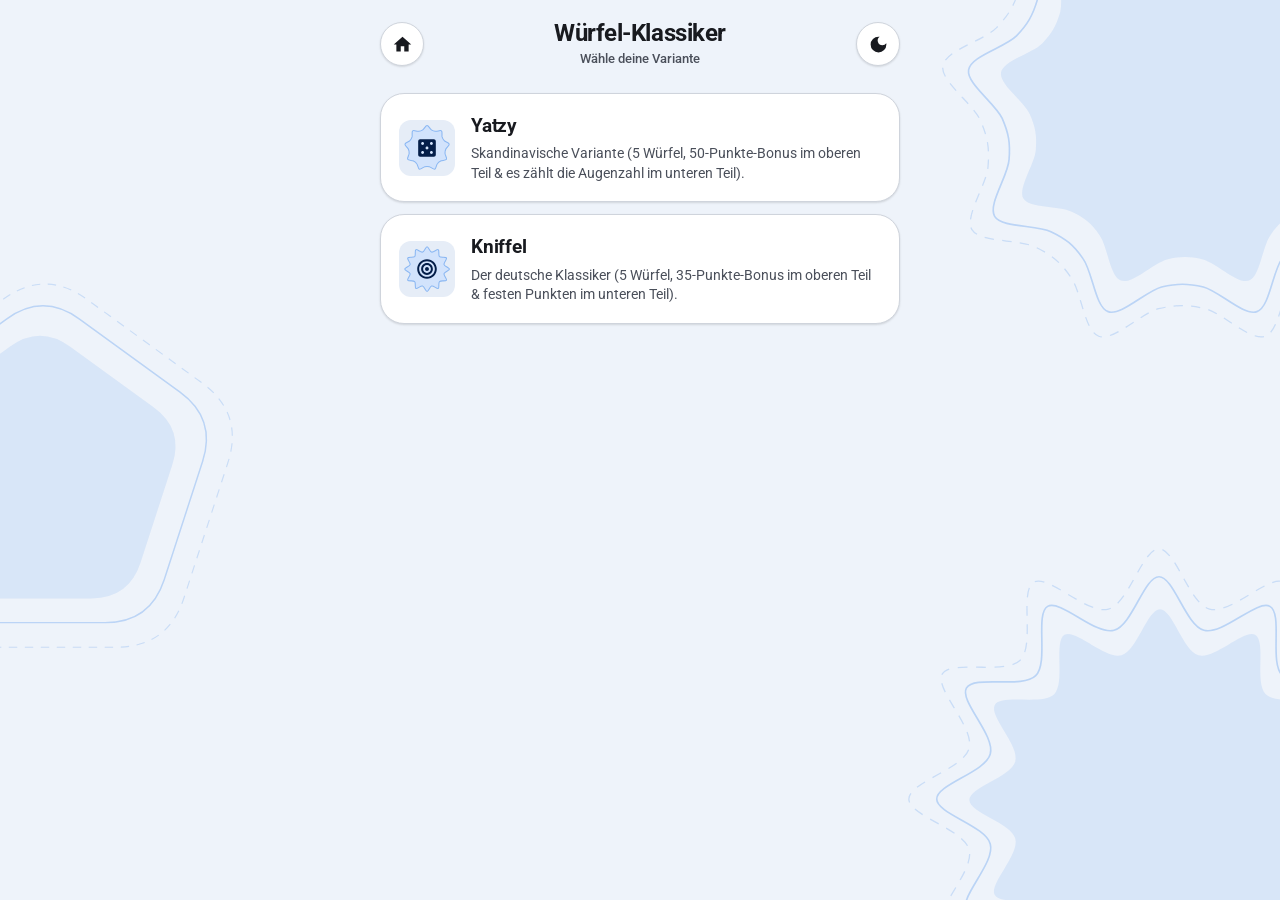
<file: spiele/wuerfel_auswahl.html>
<!DOCTYPE html>
<html lang="de">
<head>
    <meta charset="UTF-8">
    <meta name="viewport" content="width=device-width, initial-scale=1.0, maximum-scale=1.0, user-scalable=no">
    <title>Würfelspiele Auswahl</title>
    <link rel="stylesheet" href="../styles.css">
    <script src="../theme.js"></script>
    <style>
        .container {
            width: 100%;
            max-width: 520px;
        }

        .selection-grid {
            display: flex;
            flex-direction: column;
            gap: 12px;
            margin-top: 8px;
        }

        .game-option {
            display: flex;
            align-items: center;
            gap: 16px;
            background-color: var(--md-sys-color-surface-container-lowest);
            border: 1px solid var(--md-sys-color-outline-variant);
            border-radius: var(--md-sys-shape-corner-xl);
            padding: 18px;
            text-decoration: none;
            color: var(--md-sys-color-on-surface);
            box-shadow: var(--md-sys-elevation-1);
            transition: border-color 0.16s ease, box-shadow 0.16s ease, transform 0.12s ease;
        }

        .game-option:hover {
            border-color: var(--md-sys-color-primary);
            box-shadow: var(--md-sys-elevation-2);
        }

        .game-option:active {
            transform: scale(0.985);
        }

        .game-icon {
            flex-shrink: 0;
        }

        .game-info h2 {
            margin: 0 0 4px 0;
            font-size: 1.2rem;
            font-weight: 700;
            color: var(--md-sys-color-on-surface);
            text-align: left;
        }

        .game-info p {
            margin: 0;
            font-size: 0.875rem;
            color: var(--md-sys-color-on-surface-variant);
            line-height: 1.4;
        }
    </style>
</head>
<body>

<!-- Gemeinsame M3 Expressive Shape-Definitionen -->
<svg width="0" height="0" style="position:absolute; overflow:hidden;" aria-hidden="true">
  <defs>
    <path id="m3-shape-cookie" d="M50.0,3.3 C53.0,3.3 56.1,10.2 59.0,12.1 C61.9,14.1 64.0,14.9 67.5,15.2 C71.0,15.6 77.7,12.3 80.0,14.2 C82.3,16.1 80.3,23.4 81.2,26.8 C82.2,30.2 83.3,32.1 85.7,34.6 C88.2,37.1 95.5,38.9 96.0,41.9 C96.5,44.8 90.3,49.1 88.8,52.3 C87.4,55.5 87.0,57.6 87.3,61.2 C87.5,64.7 91.9,70.8 90.4,73.3 C88.9,75.9 81.5,75.2 78.3,76.7 C75.1,78.2 73.4,79.6 71.4,82.5 C69.3,85.4 68.8,92.9 66.0,93.9 C63.2,94.9 57.9,89.5 54.5,88.6 C51.1,87.8 48.9,87.8 45.5,88.6 C42.1,89.5 36.8,94.9 34.0,93.9 C31.2,92.9 30.7,85.4 28.6,82.5 C26.6,79.6 24.9,78.2 21.7,76.7 C18.5,75.2 11.1,75.9 9.6,73.4 C8.1,70.8 12.5,64.7 12.7,61.2 C13.0,57.6 12.6,55.5 11.2,52.3 C9.7,49.1 3.5,44.8 4.0,41.9 C4.5,38.9 11.8,37.1 14.3,34.6 C16.7,32.1 17.8,30.2 18.8,26.8 C19.7,23.4 17.7,16.1 20.0,14.2 C22.3,12.3 29.0,15.6 32.5,15.2 C36.0,14.9 38.1,14.1 41.0,12.1 C43.9,10.2 47.0,3.3 50.0,3.3Z" />
    <path id="m3-shape-sunny" d="M96.5,50.0 C96.5,53.1 86.3,55.6 85.3,59.4 C84.2,63.3 91.8,70.5 90.3,73.2 C88.7,76.0 78.6,73.0 75.8,75.8 C73.0,78.6 76.0,88.7 73.2,90.3 C70.5,91.8 63.3,84.2 59.4,85.3 C55.6,86.3 53.1,96.5 50.0,96.5 C46.9,96.5 44.4,86.3 40.6,85.3 C36.7,84.2 29.5,91.8 26.8,90.3 C24.0,88.7 27.0,78.6 24.2,75.8 C21.4,73.0 11.3,76.0 9.7,73.2 C8.2,70.5 15.8,63.3 14.7,59.4 C13.7,55.6 3.5,53.1 3.5,50.0 C3.5,46.9 13.7,44.4 14.7,40.6 C15.8,36.7 8.2,29.5 9.7,26.8 C11.3,24.0 21.4,27.0 24.2,24.2 C27.0,21.4 24.0,11.3 26.7,9.7 C29.5,8.2 36.7,15.8 40.6,14.7 C44.4,13.7 46.9,3.5 50.0,3.5 C53.1,3.5 55.6,13.7 59.4,14.7 C63.3,15.8 70.5,8.2 73.2,9.7 C76.0,11.3 73.0,21.4 75.8,24.2 C78.6,27.0 88.7,24.0 90.3,26.7 C91.8,29.5 84.2,36.7 85.3,40.6 C86.3,44.4 96.5,46.9 96.5,50.0Z" />
    <path id="m3-shape-pentagon" d="M 41.10 11.97 Q 50.00 5.50 58.90 11.97 L 83.42 29.78 Q 92.32 36.25 88.92 46.71 L 79.56 75.54 Q 76.16 86.00 65.16 86.00 L 34.84 86.00 Q 23.84 86.00 20.44 75.54 L 11.08 46.71 Q 7.68 36.25 16.58 29.78 Z" />
  </defs>
</svg>

<div class="m3-bg-geometry" aria-hidden="true">
  <svg class="m3-bg-geo-shape m3-bg-geo-1" style="top:-95px; right:-105px; width:400px; height:400px;" viewBox="0 0 100 100"><use href="#m3-shape-cookie"></use></svg>
  <svg class="m3-bg-geo-outline m3-bg-geo-counter-1" style="top:-125px; right:-135px; width:465px; height:465px;" viewBox="0 0 100 100"><use href="#m3-shape-cookie"></use></svg>
  <svg class="m3-bg-geo-outline m3-bg-geo-outline--fine m3-bg-geo-counter-1b" style="top:-152px; right:-162px; width:520px; height:520px;" viewBox="0 0 100 100"><use href="#m3-shape-cookie"></use></svg>

  <svg class="m3-bg-geo-shape m3-bg-geo-2" style="top:34%; left:-130px; width:340px; height:340px;" viewBox="0 0 100 100"><use href="#m3-shape-pentagon"></use></svg>
  <svg class="m3-bg-geo-outline m3-bg-geo-counter-2" style="top:30%; left:-162px; width:410px; height:410px;" viewBox="0 0 100 100"><use href="#m3-shape-pentagon"></use></svg>
  <svg class="m3-bg-geo-outline m3-bg-geo-outline--fine m3-bg-geo-counter-2b" style="top:27%; left:-190px; width:470px; height:470px;" viewBox="0 0 100 100"><use href="#m3-shape-pentagon"></use></svg>

  <svg class="m3-bg-geo-shape m3-bg-geo-3" style="bottom:-105px; right:-85px; width:410px; height:410px;" viewBox="0 0 100 100"><use href="#m3-shape-sunny"></use></svg>
  <svg class="m3-bg-geo-outline m3-bg-geo-counter-3" style="bottom:-138px; right:-118px; width:478px; height:478px;" viewBox="0 0 100 100"><use href="#m3-shape-sunny"></use></svg>
  <svg class="m3-bg-geo-outline m3-bg-geo-outline--fine m3-bg-geo-counter-3b" style="bottom:-168px; right:-148px; width:538px; height:538px;" viewBox="0 0 100 100"><use href="#m3-shape-sunny"></use></svg>
</div>

<div class="container">
    <header class="m3-top-app-bar">
        <a href="../index.html" class="m3-nav-btn" aria-label="Hauptmenü" title="Hauptmenü">
            <svg viewBox="0 0 24 24" aria-hidden="true"><path d="M10 20v-6h4v6h5v-8h3L12 3 2 12h3v8z"/></svg>
        </a>
        <div class="m3-top-app-bar-title-group">
            <h1 class="m3-top-app-bar-title">Würfel-Klassiker</h1>
            <p class="m3-top-app-bar-subtitle">Wähle deine Variante</p>
        </div>
        <button type="button" class="m3-icon-btn" onclick="toggleTheme()" aria-label="Darstellung umschalten" title="Light/Dark Mode umschalten">
            <svg class="icon-sun" viewBox="0 0 24 24" aria-hidden="true"><path d="M12 7c-2.76 0-5 2.24-5 5s2.24 5 5 5 5-2.24 5-5-2.24-5-5-5zM2 13h2c.55 0 1-.45 1-1s-.45-1-1-1H2c-.55 0-1 .45-1 1s.45 1 1 1zm18 0h2c.55 0 1-.45 1-1s-.45-1-1-1h-2c-.55 0-1 .45-1 1s.45 1 1 1zM11 2v2c0 .55.45 1 1 1s1-.45 1-1V2c0-.55-.45-1-1-1s-1 .45-1 1zm0 18v2c0 .55.45 1 1 1s1-.45 1-1v-2c0-.55-.45-1-1-1s-1 .45-1 1zM5.99 4.58a.996.996 0 0 0-1.41 0 .996.996 0 0 0 0 1.41l1.06 1.06c.39.39 1.03.39 1.41 0s.39-1.03 0-1.41L5.99 4.58zm12.37 12.37a.996.996 0 0 0-1.41 0 .996.996 0 0 0 0 1.41l1.06 1.06c.39.39 1.03.39 1.41 0a.996.996 0 0 0 0-1.41l-1.06-1.06zm1.06-10.96a.996.996 0 0 0 0-1.41.996.996 0 0 0-1.41 0l-1.06 1.06c-.39.39-.39 1.03 0 1.41s1.03.39 1.41 0l1.06-1.06zM7.05 18.36a.996.996 0 0 0 0-1.41.996.996 0 0 0-1.41 0l-1.06 1.06c-.39.39-.39 1.03 0 1.41s1.03.39 1.41 0l1.06-1.06z"/></svg>
            <svg class="icon-moon" viewBox="0 0 24 24" aria-hidden="true"><path d="M12 3a9 9 0 1 0 9 9c0-.46-.04-.92-.1-1.36a5.389 5.389 0 0 1-4.4 2.26 5.403 5.403 0 0 1-3.14-9.8c-.44-.06-.9-.1-1.36-.1z"/></svg>
        </button>
    </header>

    <div class="selection-grid">
        <!-- Yatzy Option -->
        <a href="yatzy.html" class="game-option">
            <div class="game-icon m3-shape-badge m3-shape-badge--lg" data-anim="spin" aria-hidden="true">
                <svg class="m3-shape-svg" viewBox="0 0 100 100"><use href="#m3-shape-cookie"></use></svg>
                <svg class="m3-shape-symbol" viewBox="0 0 24 24"><path d="M19 3H5c-1.1 0-2 .9-2 2v14c0 1.1.9 2 2 2h14c1.1 0 2-.9 2-2V5c0-1.1-.9-2-2-2zM7.5 18c-.83 0-1.5-.67-1.5-1.5S6.67 15 7.5 15s1.5.67 1.5 1.5S8.33 18 7.5 18zm0-9C6.67 9 6 8.33 6 7.5S6.67 6 7.5 6 9 6.67 9 7.5 8.33 9 7.5 9zm4.5 4.5c-.83 0-1.5-.67-1.5-1.5s.67-1.5 1.5-1.5 1.5.67 1.5 1.5-.67 1.5-1.5 1.5zm4.5 4.5c-.83 0-1.5-.67-1.5-1.5s.67-1.5 1.5-1.5 1.5.67 1.5 1.5-.67 1.5-1.5 1.5zm0-9c-.83 0-1.5-.67-1.5-1.5S15.67 6 16.5 6s1.5.67 1.5 1.5-.67 1.5-1.5 1.5z"/></svg>
            </div>
            <div class="game-info">
                <h2>Yatzy</h2>
                <p>Skandinavische Variante (5 Würfel, 50-Punkte-Bonus im oberen Teil & es zählt die Augenzahl im unteren Teil).</p>
            </div>
        </a>

        <!-- Kniffel Option -->
        <a href="kniffel.html" class="game-option">
            <div class="game-icon m3-shape-badge m3-shape-badge--lg" data-anim="spin" aria-hidden="true">
                <svg class="m3-shape-svg" viewBox="0 0 100 100"><use href="#m3-shape-sunny"></use></svg>
                <svg class="m3-shape-symbol" viewBox="0 0 24 24"><path d="M12 2C6.48 2 2 6.48 2 12s4.48 10 10 10 10-4.48 10-10S17.52 2 12 2zm0 18c-4.41 0-8-3.59-8-8s3.59-8 8-8 8 3.59 8 8-3.59 8-8 8zm0-14c-3.31 0-6 2.69-6 6s2.69 6 6 6 6-2.69 6-6-2.69-6-6-6zm0 10c-2.21 0-4-1.79-4-4s1.79-4 4-4 4 1.79 4 4-1.79 4-4 4zm0-6c-1.1 0-2 .9-2 2s.9 2 2 2 2-.9 2-2-.9-2-2-2z"/></svg>
            </div>
            <div class="game-info">
                <h2>Kniffel</h2>
                <p>Der deutsche Klassiker (5 Würfel, 35-Punkte-Bonus im oberen Teil & festen Punkten im unteren Teil).</p>
            </div>
        </a>
    </div>
</div>



</body>
</html>
</file>
<file: styles.css>
/* ==========================================================================
   Google Material 3 Expressive (Functional & Everyday Utility)
   Calm Neutral Surfaces • 5 Signature Color Schemes • Roboto Typography
   ========================================================================== */

@import url('https://fonts.googleapis.com/css2?family=Google+Sans+Flex:opsz,wght@6..144,500..700&family=Roboto:wght@400;500;700;900&display=swap');

:root,
[data-theme="light"] {
  color-scheme: light;

  /* Functional Semantic Colors (Light) */
  --md-sys-color-tertiary: #1e6e43;
  --md-sys-color-on-tertiary: #ffffff;
  --md-sys-color-tertiary-container: #ccefdc;
  --md-sys-color-on-tertiary-container: #062b17;

  --md-sys-color-error: #ba1a1a;
  --md-sys-color-on-error: #ffffff;
  --md-sys-color-error-container: #ffdad6;
  --md-sys-color-on-error-container: #410002;

  --md-sys-color-warning: #9c5700;
  --md-sys-color-warning-container: #ffdf9e;
  --md-sys-color-on-warning-container: #331a00;

  --md-sys-color-purple: #6750a4;
  --md-sys-color-purple-container: #ece6f8;
  --md-sys-color-on-purple-container: #241646;

  /* Calm Neutral Surfaces (Light) */
  --md-sys-color-background: #f6f7f9;
  --md-sys-color-on-background: #181a1f;

  --md-sys-color-surface: #f6f7f9;
  --md-sys-color-surface-dim: #dcdfe5;
  --md-sys-color-surface-bright: #ffffff;
  --md-sys-color-surface-container-lowest: #ffffff;
  --md-sys-color-surface-container-low: #f0f2f5;
  --md-sys-color-surface-container: #e9ecf0;
  --md-sys-color-surface-container-high: #e1e5ea;
  --md-sys-color-surface-container-highest: #d7dce3;

  --md-sys-color-on-surface: #181a1f;
  --md-sys-color-on-surface-variant: #4a4f5a;
  --md-sys-color-outline: #747a86;
  --md-sys-color-outline-variant: #cfd4dc;

  --md-sys-color-scrim: rgba(15, 18, 24, 0.48);

  /* Typography */
  --md-sys-typescale-header-font: 'Google Sans Flex', 'Roboto', -apple-system, BlinkMacSystemFont, 'Segoe UI', Helvetica, Arial, sans-serif;
  --md-sys-typescale-display-font: 'Roboto', -apple-system, BlinkMacSystemFont, 'Segoe UI', Helvetica, Arial, sans-serif;
  --md-sys-typescale-body-font: 'Roboto', -apple-system, BlinkMacSystemFont, 'Segoe UI', Helvetica, Arial, sans-serif;

  /* Subtle Functional Elevations */
  --md-sys-elevation-1: 0 1px 3px rgba(0, 0, 0, 0.06), 0 1px 2px rgba(0, 0, 0, 0.08);
  --md-sys-elevation-2: 0 3px 8px rgba(0, 0, 0, 0.08), 0 1px 3px rgba(0, 0, 0, 0.06);
  --md-sys-elevation-3: 0 8px 24px rgba(0, 0, 0, 0.12), 0 2px 6px rgba(0, 0, 0, 0.08);

  /* M3 Expressive Shapes */
  --md-sys-shape-corner-xs: 4px;
  --md-sys-shape-corner-sm: 8px;
  --md-sys-shape-corner-md: 12px;
  --md-sys-shape-corner-lg: 16px;
  --md-sys-shape-corner-xl: 24px;
  --md-sys-shape-corner-xxl: 28px;
  --md-sys-shape-corner-full: 9999px;
}

[data-theme="dark"] {
  color-scheme: dark;

  /* Functional Semantic Colors (Dark) */
  --md-sys-color-tertiary: #7edba4;
  --md-sys-color-on-tertiary: #04381d;
  --md-sys-color-tertiary-container: #155231;
  --md-sys-color-on-tertiary-container: #ccefdc;

  --md-sys-color-error: #ffb4ab;
  --md-sys-color-on-error: #690005;
  --md-sys-color-error-container: #8c1d18;
  --md-sys-color-on-error-container: #ffdad6;

  --md-sys-color-warning: #f7c348;
  --md-sys-color-warning-container: #543b00;
  --md-sys-color-on-warning-container: #ffdf9e;

  --md-sys-color-purple: #cfbdfe;
  --md-sys-color-purple-container: #493877;
  --md-sys-color-on-purple-container: #ece6f8;

  /* Calm Neutral Surfaces (Dark) */
  --md-sys-color-background: #121417;
  --md-sys-color-on-background: #e6e8ed;

  --md-sys-color-surface: #121417;
  --md-sys-color-surface-dim: #0c0e11;
  --md-sys-color-surface-bright: #2a2e36;
  --md-sys-color-surface-container-lowest: #0d0f12;
  --md-sys-color-surface-container-low: #191c20;
  --md-sys-color-surface-container: #1f2328;
  --md-sys-color-surface-container-high: #282c33;
  --md-sys-color-surface-container-highest: #323740;

  --md-sys-color-on-surface: #e6e8ed;
  --md-sys-color-on-surface-variant: #b3b8c4;
  --md-sys-color-outline: #868c99;
  --md-sys-color-outline-variant: #3b404a;

  --md-sys-color-scrim: rgba(0, 0, 0, 0.72);

  /* Elevations (Dark) */
  --md-sys-elevation-1: 0 1px 3px rgba(0, 0, 0, 0.35), 0 1px 2px rgba(0, 0, 0, 0.42);
  --md-sys-elevation-2: 0 4px 10px rgba(0, 0, 0, 0.40), 0 2px 4px rgba(0, 0, 0, 0.36);
  --md-sys-elevation-3: 0 10px 26px rgba(0, 0, 0, 0.52), 0 3px 8px rgba(0, 0, 0, 0.42);
}

/* ==========================================================================
   5 Selectable M3 Expressive Signature Color Schemes
   ========================================================================== */

/* 1. Calm Blue (Default) */
:root,
[data-theme="light"][data-accent="blue"],
[data-accent="blue"] {
  --md-sys-color-primary: #1a73e8;
  --md-sys-color-on-primary: #ffffff;
  --md-sys-color-primary-container: #d2e3fc;
  --md-sys-color-on-primary-container: #041e49;

  --md-sys-color-secondary: #3b5ba9;
  --md-sys-color-on-secondary: #ffffff;
  --md-sys-color-secondary-container: #dce4f5;
  --md-sys-color-on-secondary-container: #112244;
}

[data-theme="dark"][data-accent="blue"] {
  --md-sys-color-primary: #8ab4f8;
  --md-sys-color-on-primary: #062e6f;
  --md-sys-color-primary-container: #174ea6;
  --md-sys-color-on-primary-container: #d2e3fc;

  --md-sys-color-secondary: #a8c7fa;
  --md-sys-color-on-secondary: #0f2544;
  --md-sys-color-secondary-container: #26354d;
  --md-sys-color-on-secondary-container: #d2e3fc;
}

/* 2. Sage Green */
[data-theme="light"][data-accent="sage"] {
  --md-sys-color-primary: #2b6e4d;
  --md-sys-color-on-primary: #ffffff;
  --md-sys-color-primary-container: #cdebd9;
  --md-sys-color-on-primary-container: #092919;

  --md-sys-color-secondary: #456857;
  --md-sys-color-on-secondary: #ffffff;
  --md-sys-color-secondary-container: #d9ebe1;
  --md-sys-color-on-secondary-container: #12271d;
}

[data-theme="dark"][data-accent="sage"] {
  --md-sys-color-primary: #8dd5ad;
  --md-sys-color-on-primary: #063821;
  --md-sys-color-primary-container: #1b5136;
  --md-sys-color-on-primary-container: #cdebd9;

  --md-sys-color-secondary: #a7cdb7;
  --md-sys-color-on-secondary: #123322;
  --md-sys-color-secondary-container: #243b2f;
  --md-sys-color-on-secondary-container: #d9ebe1;
}

/* 3. Deep Indigo */
[data-theme="light"][data-accent="indigo"] {
  --md-sys-color-primary: #4355b9;
  --md-sys-color-on-primary: #ffffff;
  --md-sys-color-primary-container: #dfe1f9;
  --md-sys-color-on-primary-container: #141b4d;

  --md-sys-color-secondary: #595d72;
  --md-sys-color-on-secondary: #ffffff;
  --md-sys-color-secondary-container: #e2e3f0;
  --md-sys-color-on-secondary-container: #1a1d2e;
}

[data-theme="dark"][data-accent="indigo"] {
  --md-sys-color-primary: #b6c4ff;
  --md-sys-color-on-primary: #162364;
  --md-sys-color-primary-container: #2f3e8f;
  --md-sys-color-on-primary-container: #dfe1f9;

  --md-sys-color-secondary: #c1c5dd;
  --md-sys-color-on-secondary: #22263b;
  --md-sys-color-secondary-container: #2e3246;
  --md-sys-color-on-secondary-container: #e2e3f0;
}

/* 4. Warm Terracotta */
[data-theme="light"][data-accent="terracotta"] {
  --md-sys-color-primary: #a34a36;
  --md-sys-color-on-primary: #ffffff;
  --md-sys-color-primary-container: #ffdad2;
  --md-sys-color-on-primary-container: #3e1107;

  --md-sys-color-secondary: #77574e;
  --md-sys-color-on-secondary: #ffffff;
  --md-sys-color-secondary-container: #f3e0db;
  --md-sys-color-on-secondary-container: #2c1812;
}

[data-theme="dark"][data-accent="terracotta"] {
  --md-sys-color-primary: #ffb4a3;
  --md-sys-color-on-primary: #5f1c0e;
  --md-sys-color-primary-container: #7f3222;
  --md-sys-color-on-primary-container: #ffdad2;

  --md-sys-color-secondary: #e7beb4;
  --md-sys-color-on-secondary: #3f221b;
  --md-sys-color-secondary-container: #472e28;
  --md-sys-color-on-secondary-container: #f3e0db;
}

/* 5. Muted Plum */
[data-theme="light"][data-accent="plum"] {
  --md-sys-color-primary: #7a4988;
  --md-sys-color-on-primary: #ffffff;
  --md-sys-color-primary-container: #f4d9fa;
  --md-sys-color-on-primary-container: #2e0e3a;

  --md-sys-color-secondary: #6a5870;
  --md-sys-color-on-secondary: #ffffff;
  --md-sys-color-secondary-container: #eadfeb;
  --md-sys-color-on-secondary-container: #241729;
}

[data-theme="dark"][data-accent="plum"] {
  --md-sys-color-primary: #e3b5f0;
  --md-sys-color-on-primary: #471d54;
  --md-sys-color-primary-container: #613270;
  --md-sys-color-on-primary-container: #f4d9fa;

  --md-sys-color-secondary: #d6c0dd;
  --md-sys-color-on-secondary: #332238;
  --md-sys-color-secondary-container: #3d2e42;
  --md-sys-color-on-secondary-container: #eadfeb;
}

/* ==========================================================================
   Base Reset & Crisp Typography
   ========================================================================== */

* {
  box-sizing: border-box;
  margin: 0;
  padding: 0;
  -webkit-tap-highlight-color: transparent;
}

body {
  font-family: var(--md-sys-typescale-body-font);
  background-color: color-mix(in srgb, var(--md-sys-color-primary-container) 22%, var(--md-sys-color-background));
  color: var(--md-sys-color-on-background);
  min-height: 100vh;
  padding: max(14px, env(safe-area-inset-top)) max(14px, env(safe-area-inset-right)) max(24px, env(safe-area-inset-bottom)) max(14px, env(safe-area-inset-left));
  display: flex;
  flex-direction: column;
  align-items: center;
  transition: background-color 0.25s ease, color 0.2s ease;
  line-height: 1.48;
  -webkit-font-smoothing: antialiased;
  position: relative;
}

[data-theme="dark"] body {
  background-color: color-mix(in srgb, var(--md-sys-color-primary-container) 18%, var(--md-sys-color-background));
}

/* Wenige große geometrische M3 Hintergrundformen mit gegensätzlichen dünnen Umrandungen */
.m3-bg-geometry {
  position: fixed;
  inset: 0;
  pointer-events: none;
  z-index: -1;
  overflow: hidden;
}

.m3-bg-geometry--static .m3-bg-geo-shape,
.m3-bg-geometry--static .m3-bg-geo-outline {
  animation: none !important;
  will-change: auto;
}

.m3-bg-geo-shape {
  position: absolute;
  color: var(--md-sys-color-primary);
  fill: currentColor;
  opacity: 0.10;
  transform-origin: center center;
  will-change: transform;
  transition: color 0.25s ease, opacity 0.25s ease;
}

[data-theme="dark"] .m3-bg-geo-shape {
  opacity: 0.12;
}

.m3-bg-geo-outline {
  position: absolute;
  color: var(--md-sys-color-primary);
  fill: none;
  stroke: currentColor;
  stroke-width: 0.35;
  stroke-linejoin: round;
  opacity: 0.24;
  transform-origin: center center;
  will-change: transform;
  transition: color 0.25s ease, opacity 0.25s ease;
}

[data-theme="dark"] .m3-bg-geo-outline {
  opacity: 0.28;
}

.m3-bg-geo-outline--fine {
  stroke-width: 0.24;
  stroke-dasharray: 1.8 1.6;
  opacity: 0.17;
}

[data-theme="dark"] .m3-bg-geo-outline--fine {
  opacity: 0.21;
}

/* Hauptformen (deutliche, aber ruhige Bewegung) */
@keyframes m3BgDriftA {
  0%, 100% { transform: translate3d(0px, 0px, 0) rotate(0deg) scale(1); }
  33%      { transform: translate3d(-42px, 34px, 0) rotate(16deg) scale(1.06); }
  66%      { transform: translate3d(30px, -26px, 0) rotate(-12deg) scale(0.96); }
}

@keyframes m3BgDriftB {
  0%, 100% { transform: translate3d(0px, 0px, 0) rotate(0deg) scale(1); }
  33%      { transform: translate3d(44px, -32px, 0) rotate(-18deg) scale(1.05); }
  66%      { transform: translate3d(-28px, 36px, 0) rotate(12deg) scale(0.96); }
}

@keyframes m3BgDriftC {
  0%, 100% { transform: translate3d(0px, 0px, 0) rotate(0deg) scale(1); }
  33%      { transform: translate3d(-38px, -40px, 0) rotate(15deg) scale(0.95); }
  66%      { transform: translate3d(34px, 24px, 0) rotate(-14deg) scale(1.06); }
}

/* Gegensätzliche dünne Umrandungen */
@keyframes m3BgCounterDriftA {
  0%, 100% { transform: translate3d(0px, 0px, 0) rotate(0deg) scale(1); }
  33%      { transform: translate3d(46px, -36px, 0) rotate(-22deg) scale(0.95); }
  66%      { transform: translate3d(-34px, 28px, 0) rotate(18deg) scale(1.07); }
}

@keyframes m3BgCounterDriftA2 {
  0%, 100% { transform: translate3d(10px, -10px, 0) rotate(8deg) scale(1.02); }
  50%      { transform: translate3d(-38px, 38px, 0) rotate(-24deg) scale(0.94); }
}

@keyframes m3BgCounterDriftB {
  0%, 100% { transform: translate3d(0px, 0px, 0) rotate(0deg) scale(1); }
  33%      { transform: translate3d(-46px, 34px, 0) rotate(22deg) scale(0.95); }
  66%      { transform: translate3d(32px, -34px, 0) rotate(-16deg) scale(1.06); }
}

@keyframes m3BgCounterDriftB2 {
  0%, 100% { transform: translate3d(-12px, 12px, 0) rotate(-10deg) scale(0.98); }
  50%      { transform: translate3d(36px, -36px, 0) rotate(22deg) scale(1.05); }
}

@keyframes m3BgCounterDriftC {
  0%, 100% { transform: translate3d(0px, 0px, 0) rotate(0deg) scale(1); }
  33%      { transform: translate3d(42px, 38px, 0) rotate(-20deg) scale(1.06); }
  66%      { transform: translate3d(-36px, -28px, 0) rotate(18deg) scale(0.94); }
}

@keyframes m3BgCounterDriftC2 {
  0%, 100% { transform: translate3d(-10px, -14px, 0) rotate(-6deg) scale(1.03); }
  50%      { transform: translate3d(34px, 34px, 0) rotate(20deg) scale(0.95); }
}

.m3-bg-geo-1 { animation: m3BgDriftA 18s ease-in-out infinite; }
.m3-bg-geo-2 { animation: m3BgDriftB 21s ease-in-out infinite; }
.m3-bg-geo-3 { animation: m3BgDriftC 19s ease-in-out infinite; }

.m3-bg-geo-counter-1  { animation: m3BgCounterDriftA 20s ease-in-out infinite; }
.m3-bg-geo-counter-1b { animation: m3BgCounterDriftA2 23s ease-in-out infinite; }
.m3-bg-geo-counter-2  { animation: m3BgCounterDriftB 19s ease-in-out infinite; }
.m3-bg-geo-counter-2b { animation: m3BgCounterDriftB2 25s ease-in-out infinite; }
.m3-bg-geo-counter-3  { animation: m3BgCounterDriftC 22s ease-in-out infinite; }
.m3-bg-geo-counter-3b { animation: m3BgCounterDriftC2 26s ease-in-out infinite; }

@media (prefers-reduced-motion: reduce) {
  .m3-bg-geo-1,
  .m3-bg-geo-2,
  .m3-bg-geo-3,
  .m3-bg-geo-counter-1,
  .m3-bg-geo-counter-1b,
  .m3-bg-geo-counter-2,
  .m3-bg-geo-counter-2b,
  .m3-bg-geo-counter-3,
  .m3-bg-geo-counter-3b {
    animation: none !important;
  }
}

h1, h2, h3, .card-title {
  font-family: var(--md-sys-typescale-display-font);
  text-align: center;
  letter-spacing: -0.01em;
}

.tabular-nums,
table,
.player-score,
.score-val,
.score-big,
.chip-score,
.val-badge,
.total-val,
.stat-val,
.t-standing-pts,
.t-podium-pts,
.t-stat-pill,
.pool-badge {
  font-variant-numeric: tabular-nums;
}

.container {
  width: 100%;
  max-width: 720px;
  margin: 0 auto;
  position: relative;
  z-index: 2;
}

.container-narrow {
  width: 100%;
  max-width: 540px;
  margin: 0 auto;
  position: relative;
  z-index: 2;
}

.container-wide {
  width: 100%;
  max-width: 960px;
  margin: 0 auto;
  position: relative;
  z-index: 2;
}

/* ==========================================================================
   M3 Expressive Offener Überschriftbereich (Ohne Umrandung / Blase)
   ========================================================================== */

.m3-top-app-bar {
  width: 100%;
  display: grid;
  grid-template-columns: 44px 1fr 44px;
  align-items: center;
  gap: 10px;
  padding: 4px 0 6px 0;
  margin-bottom: 16px;
  background-color: transparent;
  color: var(--md-sys-color-on-background);
  border-radius: 0;
  box-shadow: none;
  border: none;
  position: relative;
  z-index: 50;
  transition: color 0.2s ease;
}

.m3-top-app-bar--dashboard {
  grid-template-columns: 1fr auto 1fr;
}

.m3-top-app-bar-left {
  display: inline-flex;
  align-items: center;
  gap: 6px;
  justify-self: start;
  flex-shrink: 0;
}

.m3-top-app-bar-spacer {
  width: 44px;
  height: 44px;
}

.m3-top-app-bar-title-group {
  display: flex;
  flex-direction: column;
  align-items: center;
  justify-content: center;
  text-align: center;
  min-width: 0;
  justify-self: center;
  width: 100%;
  padding: 2px 4px;
}

.m3-top-app-bar-title {
  font-family: var(--md-sys-typescale-header-font);
  font-size: 1.48rem;
  font-weight: 700;
  color: var(--md-sys-color-on-background);
  letter-spacing: -0.02em;
  line-height: 1.18;
  text-align: center;
  width: 100%;
}

.m3-top-app-bar-subtitle {
  font-family: var(--md-sys-typescale-body-font);
  font-size: 0.8rem;
  font-weight: 500;
  color: var(--md-sys-color-on-surface-variant);
  opacity: 1;
  margin-top: 2px;
  text-align: center;
  width: 100%;
  white-space: nowrap;
  overflow: hidden;
  text-overflow: ellipsis;
}

/* Clean M3 Icon Buttons im offenen Header (Tonal-/Surface-Pills) */
.m3-nav-btn,
.m3-icon-btn {
  display: inline-flex;
  align-items: center;
  justify-content: center;
  justify-self: end;
  width: 44px;
  height: 44px;
  padding: 0;
  border-radius: var(--md-sys-shape-corner-full);
  background-color: var(--md-sys-color-surface-container-lowest);
  color: var(--md-sys-color-on-surface);
  border: 1px solid var(--md-sys-color-outline-variant);
  text-decoration: none;
  cursor: pointer;
  box-shadow: var(--md-sys-elevation-1);
  transition: background-color 0.16s ease, color 0.16s ease, border-color 0.16s ease, box-shadow 0.16s ease, transform 0.12s ease;
  flex-shrink: 0;
}

.m3-nav-btn {
  justify-self: start;
}

.m3-nav-btn:hover,
.m3-icon-btn:hover {
  background-color: var(--md-sys-color-primary-container);
  color: var(--md-sys-color-on-primary-container);
  border-color: var(--md-sys-color-primary);
}

.m3-nav-btn:active,
.m3-icon-btn:active {
  transform: scale(0.94);
}

.m3-nav-btn svg,
.m3-icon-btn svg {
  width: 21px;
  height: 21px;
  fill: currentColor;
  display: block;
}

/* M3 Expressive Urlaub-/Turniermodus Switch im Header */
button.m3-mode-switch-btn {
  display: inline-flex;
  align-items: center;
  gap: 7px;
  height: 44px;
  padding: 0 9px 0 10px;
  border-radius: var(--md-sys-shape-corner-full);
  background-color: var(--md-sys-color-surface-container-lowest);
  color: var(--md-sys-color-on-surface);
  border: 1px solid var(--md-sys-color-outline-variant);
  box-shadow: var(--md-sys-elevation-1);
  cursor: pointer;
  flex-shrink: 0;
  transition: background-color 0.16s ease, border-color 0.16s ease, color 0.16s ease, transform 0.12s ease;
}

button.m3-mode-switch-btn:hover {
  border-color: var(--md-sys-color-primary);
  background-color: var(--md-sys-color-surface-container-low);
}

button.m3-mode-switch-btn[aria-checked="true"] {
  border-color: var(--md-sys-color-primary);
  background-color: var(--md-sys-color-primary-container);
  color: var(--md-sys-color-on-primary-container);
}

.m3-mode-switch-icon {
  width: 17px;
  height: 17px;
  fill: var(--md-sys-color-on-surface-variant);
  flex-shrink: 0;
  transition: fill 0.16s ease;
}

button.m3-mode-switch-btn[aria-checked="true"] .m3-mode-switch-icon {
  fill: var(--md-sys-color-primary);
}

.m3-mode-switch-label {
  font-size: 0.78rem;
  font-weight: 700;
  color: var(--md-sys-color-on-surface);
  white-space: nowrap;
}

.m3-switch-track {
  position: relative;
  width: 38px;
  height: 22px;
  border-radius: var(--md-sys-shape-corner-full);
  background-color: var(--md-sys-color-surface-container-highest);
  border: 2px solid var(--md-sys-color-outline);
  display: inline-flex;
  align-items: center;
  padding: 0 2px;
  transition: background-color 0.2s ease, border-color 0.2s ease;
  flex-shrink: 0;
}

.m3-switch-thumb {
  width: 13px;
  height: 13px;
  border-radius: 50%;
  background-color: var(--md-sys-color-outline);
  display: inline-flex;
  align-items: center;
  justify-content: center;
  transform: translateX(1px);
  transition: transform 0.2s cubic-bezier(0.2, 0, 0, 1), width 0.16s ease, height 0.16s ease, background-color 0.2s ease;
}

.m3-switch-thumb svg {
  width: 11px;
  height: 11px;
  fill: var(--md-sys-color-primary);
  opacity: 0;
  transition: opacity 0.16s ease;
}

button.m3-mode-switch-btn[aria-checked="true"] .m3-switch-track {
  background-color: var(--md-sys-color-primary);
  border-color: var(--md-sys-color-primary);
}

button.m3-mode-switch-btn[aria-checked="true"] .m3-switch-thumb {
  width: 16px;
  height: 16px;
  background-color: var(--md-sys-color-on-primary);
  transform: translateX(14px);
}

button.m3-mode-switch-btn[aria-checked="true"] .m3-switch-thumb svg {
  opacity: 1;
}

@media (max-width: 600px) {
  .m3-mode-switch-label {
    display: none;
  }
  .m3-top-app-bar--dashboard {
    grid-template-columns: auto 1fr auto;
    gap: 8px;
  }
  button.m3-mode-switch-btn {
    padding: 0 7px 0 8px;
    gap: 5px;
  }
}

@media (max-width: 440px) {
  .m3-top-app-bar--dashboard .m3-top-app-bar-title {
    font-size: 1.24rem;
  }
  .m3-top-app-bar--dashboard .m3-top-app-bar-subtitle {
    font-size: 0.74rem;
  }
  .m3-top-app-bar--dashboard button.m3-icon-btn,
  .m3-top-app-bar--dashboard button.m3-mode-switch-btn {
    height: 40px;
  }
  .m3-top-app-bar--dashboard button.m3-icon-btn {
    width: 40px;
  }
}

/* Automatische Symbol-Anzeige für Light/Dark Mode Umschalter */
.m3-icon-btn .icon-sun {
  display: none;
}
.m3-icon-btn .icon-moon {
  display: block;
}
[data-theme="dark"] .m3-icon-btn .icon-sun {
  display: block;
}
[data-theme="dark"] .m3-icon-btn .icon-moon {
  display: none;
}

/* Color Picker Popover (Index Dashboard) */
.color-picker-wrap {
  position: relative;
  display: inline-flex;
}

.color-swatch-dot {
  width: 10px;
  height: 10px;
  border-radius: 50%;
  background-color: var(--md-sys-color-primary);
  position: absolute;
  bottom: 6px;
  right: 6px;
  border: 1.5px solid var(--md-sys-color-surface-container-lowest);
}

.color-popover {
  position: absolute;
  top: calc(100% + 10px);
  left: 0;
  min-width: 224px;
  background-color: var(--md-sys-color-surface-container-lowest);
  border: 1px solid var(--md-sys-color-outline-variant);
  border-radius: var(--md-sys-shape-corner-xl);
  box-shadow: var(--md-sys-elevation-3);
  padding: 10px;
  z-index: 300;
  display: flex;
  flex-direction: column;
  gap: 4px;
}

.color-popover-title {
  font-size: 0.72rem;
  font-weight: 700;
  text-transform: uppercase;
  letter-spacing: 0.05em;
  color: var(--md-sys-color-on-surface-variant);
  padding: 4px 8px 6px 8px;
}

button.color-option-btn {
  width: 100%;
  display: flex;
  align-items: center;
  gap: 10px;
  padding: 9px 12px;
  border-radius: var(--md-sys-shape-corner-md);
  background-color: transparent;
  color: var(--md-sys-color-on-surface);
  font-size: 0.9rem;
  font-weight: 500;
  justify-content: flex-start;
  box-shadow: none;
  border: none;
}

button.color-option-btn:hover {
  background-color: var(--md-sys-color-surface-container-low);
}

button.color-option-btn.active {
  background-color: var(--md-sys-color-primary-container);
  color: var(--md-sys-color-on-primary-container);
  font-weight: 700;
}

.color-option-swatch {
  width: 18px;
  height: 18px;
  border-radius: 50%;
  flex-shrink: 0;
  border: 1px solid rgba(0, 0, 0, 0.15);
}

.color-option-check {
  margin-left: auto;
  font-size: 0.85rem;
  font-weight: 700;
}

/* ==========================================================================
   M3 Cards & Functional Tonal Surfaces
   ========================================================================== */

.m3-card,
.card,
.setup-card {
  background-color: var(--md-sys-color-surface-container-lowest);
  border: 1px solid var(--md-sys-color-outline-variant);
  border-radius: var(--md-sys-shape-corner-xl);
  padding: 20px;
  margin-bottom: 14px;
  box-shadow: var(--md-sys-elevation-1);
  color: var(--md-sys-color-on-surface);
  transition: background-color 0.2s ease, border-color 0.2s ease;
}

.card-title {
  font-size: 1.12rem;
  font-weight: 700;
  color: var(--md-sys-color-on-surface);
  text-align: center;
  margin-bottom: 14px;
}

.m3-card-elevated {
  background-color: var(--md-sys-color-surface-container-low);
  box-shadow: var(--md-sys-elevation-2);
}

/* ==========================================================================
   M3 Expressive Pill Buttons (Clear Hierarchy, Calm Feedback)
   ========================================================================== */

button,
.btn {
  font-family: var(--md-sys-typescale-body-font);
  border: none;
  border-radius: var(--md-sys-shape-corner-full);
  padding: 12px 22px;
  font-size: 0.94rem;
  font-weight: 600;
  letter-spacing: 0.01em;
  cursor: pointer;
  display: inline-flex;
  align-items: center;
  justify-content: center;
  gap: 8px;
  transition: background-color 0.16s ease, box-shadow 0.16s ease, transform 0.12s ease, border-color 0.16s ease, opacity 0.16s ease;
}

button:active:not(:disabled),
.btn:active:not(:disabled) {
  transform: scale(0.98);
}

button:disabled,
.btn:disabled {
  opacity: 0.38;
  cursor: not-allowed;
  transform: none;
  box-shadow: none;
}

.btn,
.btn-filled,
.btn-primary,
.btn-confirm,
.btn-start,
.btn-next {
  background-color: var(--md-sys-color-primary);
  color: var(--md-sys-color-on-primary);
  box-shadow: var(--md-sys-elevation-1);
}

.btn:hover:not(:disabled),
.btn-filled:hover:not(:disabled),
.btn-primary:hover:not(:disabled),
.btn-confirm:hover:not(:disabled),
.btn-start:hover:not(:disabled),
.btn-next:hover:not(:disabled) {
  box-shadow: var(--md-sys-elevation-2);
  filter: brightness(1.05);
}

.btn-tonal,
.btn-secondary {
  background-color: var(--md-sys-color-secondary-container);
  color: var(--md-sys-color-on-secondary-container);
  border: none;
  box-shadow: none;
}

.btn-tonal:hover:not(:disabled),
.btn-secondary:hover:not(:disabled) {
  filter: brightness(0.96);
}

button.btn-add,
.btn-add {
  width: 46px;
  height: 46px;
  min-width: 46px;
  min-height: 46px;
  max-width: 46px;
  max-height: 46px;
  padding: 0;
  margin: 0;
  border-radius: 50%;
  display: inline-flex;
  align-items: center;
  justify-content: center;
  align-self: center;
  flex-shrink: 0;
  font-size: 1.35rem;
  font-weight: 700;
  line-height: 1;
  background-color: var(--md-sys-color-secondary-container);
  color: var(--md-sys-color-on-secondary-container);
  border: none;
  box-shadow: var(--md-sys-elevation-1);
}

.btn-add:hover:not(:disabled) {
  filter: brightness(0.96);
}

.btn-add svg {
  display: block;
  width: 22px;
  height: 22px;
  pointer-events: none;
}

.btn-tertiary {
  background-color: var(--md-sys-color-tertiary-container);
  color: var(--md-sys-color-on-tertiary-container);
}

.btn-outline,
.btn-undo {
  background-color: var(--md-sys-color-surface-container-lowest);
  color: var(--md-sys-color-on-surface-variant);
  border: 1px solid var(--md-sys-color-outline-variant);
  box-shadow: none;
}

.btn-outline:hover:not(:disabled),
.btn-undo:hover:not(:disabled) {
  background-color: var(--md-sys-color-surface-container-low);
  color: var(--md-sys-color-on-surface);
  border-color: var(--md-sys-color-outline);
}

/* Re-spezifiziere Top-Bar Icon-Buttons */
button.m3-icon-btn {
  padding: 0;
  width: 44px;
  height: 44px;
  border-radius: var(--md-sys-shape-corner-full);
  background-color: var(--md-sys-color-surface-container-lowest);
  color: var(--md-sys-color-on-surface);
  border: 1px solid var(--md-sys-color-outline-variant);
  box-shadow: var(--md-sys-elevation-1);
}

button.m3-icon-btn:hover {
  background-color: var(--md-sys-color-primary-container);
  color: var(--md-sys-color-on-primary-container);
  border-color: var(--md-sys-color-primary);
}

/* ==========================================================================
   M3 Expressive Shape Library Badges (Static at rest, Animate on Hover)
   ========================================================================== */

.m3-shape-badge {
  position: relative;
  display: inline-flex;
  align-items: center;
  justify-content: center;
  flex-shrink: 0;
  width: 48px;
  height: 48px;
  border-radius: var(--md-sys-shape-corner-md);
  background-color: color-mix(in srgb, var(--md-sys-color-primary-container) 34%, var(--md-sys-color-surface-container-low));
  transition: background-color 0.2s ease;
}

.m3-shape-badge.m3-shape-badge--sm {
  width: 40px;
  height: 40px;
  background-color: color-mix(in srgb, var(--md-sys-color-secondary-container) 36%, var(--md-sys-color-surface-container-low));
}

.m3-shape-badge.m3-shape-badge--lg {
  width: 56px;
  height: 56px;
}

.m3-shape-svg {
  width: 86%;
  height: 86%;
  display: block;
  overflow: visible;
  fill: var(--md-sys-color-primary-container);
  stroke: color-mix(in srgb, var(--md-sys-color-primary) 42%, transparent);
  stroke-width: 2.2;
  stroke-linejoin: round;
  transform-origin: center center;
  animation: none;
  transition: fill 0.2s ease, stroke 0.2s ease, transform 0.2s ease;
}

.m3-shape-badge--category .m3-shape-svg {
  fill: var(--md-sys-color-secondary-container);
  stroke: color-mix(in srgb, var(--md-sys-color-secondary) 42%, transparent);
}

.m3-shape-symbol {
  position: absolute;
  top: 50%;
  left: 50%;
  width: 42%;
  height: 42%;
  transform: translate(-50%, -50%);
  fill: var(--md-sys-color-on-primary-container);
  pointer-events: none;
  transition: fill 0.2s ease, transform 0.2s ease;
}

.m3-shape-badge--category .m3-shape-symbol {
  fill: var(--md-sys-color-on-secondary-container);
}

@keyframes m3ShapeHoverSpin {
  0%   { transform: rotate(0deg) scale(1.06); }
  50%  { transform: rotate(180deg) scale(1.10); }
  100% { transform: rotate(360deg) scale(1.06); }
}

@keyframes m3ShapeHoverRock {
  0%   { transform: rotate(0deg) scale(1.05); }
  25%  { transform: rotate(10deg) scale(1.09); }
  50%  { transform: rotate(0deg) scale(1.05); }
  75%  { transform: rotate(-10deg) scale(1.09); }
  100% { transform: rotate(0deg) scale(1.05); }
}

.game-card:hover .m3-shape-badge,
.game-card:focus-visible .m3-shape-badge,
.game-option:hover .m3-shape-badge,
.game-option:focus-visible .m3-shape-badge,
.random-game-card:hover .m3-shape-badge,
.random-game-card:focus-visible .m3-shape-badge,
summary.category-header:hover .m3-shape-badge,
summary.category-header:focus-visible .m3-shape-badge {
  background-color: color-mix(in srgb, var(--md-sys-color-primary-container) 62%, var(--md-sys-color-surface-container-low));
}

.game-card:hover .m3-shape-svg,
.game-card:focus-visible .m3-shape-svg,
.game-option:hover .m3-shape-svg,
.game-option:focus-visible .m3-shape-svg,
.random-game-card:hover .m3-shape-svg,
.random-game-card:focus-visible .m3-shape-svg,
summary.category-header:hover .m3-shape-svg,
summary.category-header:focus-visible .m3-shape-svg {
  fill: var(--md-sys-color-primary);
  stroke: var(--md-sys-color-primary);
}

.game-card:hover .m3-shape-symbol,
.game-card:focus-visible .m3-shape-symbol,
.game-option:hover .m3-shape-symbol,
.game-option:focus-visible .m3-shape-symbol,
.random-game-card:hover .m3-shape-symbol,
.random-game-card:focus-visible .m3-shape-symbol,
summary.category-header:hover .m3-shape-symbol,
summary.category-header:focus-visible .m3-shape-symbol {
  fill: var(--md-sys-color-on-primary);
  transform: translate(-50%, -50%) scale(1.08);
}

.game-card:hover .m3-shape-badge[data-anim="spin"] .m3-shape-svg,
.game-card:focus-visible .m3-shape-badge[data-anim="spin"] .m3-shape-svg,
.game-option:hover .m3-shape-badge[data-anim="spin"] .m3-shape-svg,
.game-option:focus-visible .m3-shape-badge[data-anim="spin"] .m3-shape-svg,
.random-game-card:hover .m3-shape-badge[data-anim="spin"] .m3-shape-svg,
.random-game-card:focus-visible .m3-shape-badge[data-anim="spin"] .m3-shape-svg,
summary.category-header:hover .m3-shape-badge[data-anim="spin"] .m3-shape-svg,
summary.category-header:focus-visible .m3-shape-badge[data-anim="spin"] .m3-shape-svg {
  animation: m3ShapeHoverSpin 8s linear infinite;
}

.game-card:hover .m3-shape-badge[data-anim="rock"] .m3-shape-svg,
.game-card:focus-visible .m3-shape-badge[data-anim="rock"] .m3-shape-svg,
.game-option:hover .m3-shape-badge[data-anim="rock"] .m3-shape-svg,
.game-option:focus-visible .m3-shape-badge[data-anim="rock"] .m3-shape-svg,
.random-game-card:hover .m3-shape-badge[data-anim="rock"] .m3-shape-svg,
.random-game-card:focus-visible .m3-shape-badge[data-anim="rock"] .m3-shape-svg,
summary.category-header:hover .m3-shape-badge[data-anim="rock"] .m3-shape-svg,
summary.category-header:focus-visible .m3-shape-badge[data-anim="rock"] .m3-shape-svg {
  animation: m3ShapeHoverRock 2.6s ease-in-out infinite;
}

@media (prefers-reduced-motion: reduce) {
  .m3-shape-badge[data-anim] .m3-shape-svg {
    animation: none !important;
  }
}

/* ==========================================================================
   M3 Inputs & Text Fields (High Clarity & Focus Rings)
   ========================================================================== */

input[type="text"],
input[type="number"],
input[type="password"] {
  font-family: var(--md-sys-typescale-body-font);
  background-color: var(--md-sys-color-surface-container-lowest);
  color: var(--md-sys-color-on-surface);
  border: 1px solid var(--md-sys-color-outline);
  border-radius: var(--md-sys-shape-corner-md);
  padding: 11px 14px;
  font-size: 1rem;
  font-weight: 500;
  outline: none;
  transition: border-color 0.16s ease, box-shadow 0.16s ease, background-color 0.16s ease;
}

input[type="text"]::placeholder,
input[type="number"]::placeholder,
input[type="password"]::placeholder {
  color: var(--md-sys-color-on-surface-variant);
  opacity: 0.72;
}

input[type="text"]:focus,
input[type="number"]:focus,
input[type="password"]:focus {
  border-color: var(--md-sys-color-primary);
  box-shadow: 0 0 0 3px var(--md-sys-color-primary-container);
}

.t-password-box {
  text-align: left;
  background-color: var(--md-sys-color-surface-container-low);
  border: 1px solid var(--md-sys-color-outline-variant);
  border-radius: var(--md-sys-shape-corner-lg);
  padding: 12px 14px;
  margin-bottom: 14px;
}

.t-password-label {
  display: block;
  font-size: 0.82rem;
  font-weight: 700;
  color: var(--md-sys-color-on-surface);
  margin-bottom: 6px;
}

.t-password-error {
  margin-top: 8px;
  padding: 7px 10px;
  border-radius: var(--md-sys-shape-corner-sm);
  background-color: var(--md-sys-color-error-container);
  color: var(--md-sys-color-on-error-container);
  font-size: 0.8rem;
  font-weight: 600;
}

.input-group {
  display: flex;
  gap: 8px;
  align-items: center;
}

/* ==========================================================================
   M3 Modals / Dialogs
   ========================================================================== */

@keyframes m3ModalFade {
  from { opacity: 0; transform: translateY(8px); }
  to { opacity: 1; transform: translateY(0); }
}

.modal-overlay {
  position: fixed;
  inset: 0;
  background-color: var(--md-sys-color-scrim);
  backdrop-filter: blur(4px);
  -webkit-backdrop-filter: blur(4px);
  display: flex;
  align-items: center;
  justify-content: center;
  padding: 16px;
  z-index: 1000;
}

.modal-content,
.result-card,
.winner-card {
  background-color: var(--md-sys-color-surface-container-lowest);
  color: var(--md-sys-color-on-surface);
  border: 1px solid var(--md-sys-color-outline-variant);
  border-radius: var(--md-sys-shape-corner-xxl);
  padding: 24px 22px;
  text-align: center;
  max-width: 440px;
  width: 100%;
  box-shadow: var(--md-sys-elevation-3);
  animation: m3ModalFade 0.2s ease both;
}

/* ==========================================================================
   M3 Tables
   ========================================================================== */

table {
  width: 100%;
  border-collapse: collapse;
  color: var(--md-sys-color-on-surface);
}

th {
  background-color: var(--md-sys-color-surface-container-low);
  color: var(--md-sys-color-on-surface-variant);
  font-weight: 700;
  padding: 11px 10px;
  border-bottom: 1px solid var(--md-sys-color-outline-variant);
}

td {
  padding: 11px 10px;
  border-bottom: 1px solid var(--md-sys-color-outline-variant);
  color: var(--md-sys-color-on-surface);
}

.hidden {
  display: none !important;
}

/* ==========================================================================
   Urlaubs-Turnier, Spieler-Chips & Siegerehrung (Functional M3 Components)
   ========================================================================== */

.t-chips-box {
  margin-top: 12px;
  margin-bottom: 6px;
  padding: 12px 14px;
  background-color: var(--md-sys-color-surface-container-low);
  border: 1px solid var(--md-sys-color-outline-variant);
  border-radius: var(--md-sys-shape-corner-lg);
  text-align: left;
}

.t-chips-empty {
  font-size: 0.84rem;
  color: var(--md-sys-color-on-surface-variant);
  text-align: center;
}

.t-chips-label {
  font-size: 0.76rem;
  font-weight: 700;
  color: var(--md-sys-color-on-surface-variant);
  text-transform: uppercase;
  letter-spacing: 0.04em;
  margin-bottom: 8px;
}

.t-chips-grid {
  display: flex;
  flex-wrap: wrap;
  gap: 8px;
}

button.t-player-chip {
  display: inline-flex;
  align-items: center;
  gap: 6px;
  padding: 7px 13px;
  border-radius: var(--md-sys-shape-corner-full);
  background-color: var(--md-sys-color-surface-container-lowest);
  color: var(--md-sys-color-on-surface);
  border: 1px solid var(--md-sys-color-outline-variant);
  font-size: 0.88rem;
  font-weight: 500;
  cursor: pointer;
  box-shadow: none;
  transition: background-color 0.15s ease, border-color 0.15s ease;
}

button.t-player-chip:hover {
  border-color: var(--md-sys-color-primary);
  background-color: var(--md-sys-color-surface-container);
}

button.t-player-chip.is-selected {
  background-color: var(--md-sys-color-primary-container);
  color: var(--md-sys-color-on-primary-container);
  border-color: var(--md-sys-color-primary);
  font-weight: 700;
}

.t-chip-avatar {
  font-size: 1rem;
  line-height: 1;
}

.t-chip-check {
  font-size: 0.8rem;
  font-weight: 700;
  opacity: 0.85;
}

.t-save-wrapper {
  margin-top: 12px;
  margin-bottom: 6px;
  width: 100%;
}

button.btn-tournament-save {
  width: 100%;
  background-color: var(--md-sys-color-tertiary);
  color: var(--md-sys-color-on-tertiary);
  border-radius: var(--md-sys-shape-corner-full);
  padding: 13px 20px;
  font-size: 0.94rem;
  font-weight: 600;
  box-shadow: var(--md-sys-elevation-1);
}

button.btn-tournament-save.is-saved,
button.btn-tournament-save:disabled {
  background-color: var(--md-sys-color-surface-container-highest);
  color: var(--md-sys-color-on-surface-variant);
  border: 1px solid var(--md-sys-color-outline-variant);
  box-shadow: none;
  opacity: 0.68 !important;
  cursor: not-allowed;
  filter: grayscale(1);
  pointer-events: none;
}

.t-save-status {
  margin-top: 6px;
  font-size: 0.8rem;
  font-weight: 600;
  color: var(--md-sys-color-tertiary);
  text-align: center;
}

.tournament-hero-header {
  display: flex;
  align-items: center;
  justify-content: space-between;
  gap: 10px;
  margin-bottom: 12px;
  flex-wrap: wrap;
}

.tournament-stats-pills {
  display: flex;
  gap: 8px;
  flex-wrap: wrap;
}

.t-stat-pill {
  font-size: 0.78rem;
  font-weight: 700;
  padding: 4px 11px;
  border-radius: var(--md-sys-shape-corner-full);
  background-color: var(--md-sys-color-surface-container-lowest);
  border: 1px solid var(--md-sys-color-outline-variant);
  color: var(--md-sys-color-on-surface);
}

.tournament-top3-preview {
  display: grid;
  grid-template-columns: repeat(auto-fit, minmax(160px, 1fr));
  gap: 10px;
  margin-bottom: 14px;
}

.t-preview-card {
  display: flex;
  align-items: center;
  gap: 10px;
  padding: 10px 12px;
  border-radius: var(--md-sys-shape-corner-lg);
  background-color: var(--md-sys-color-surface-container-lowest);
  border: 1px solid var(--md-sys-color-outline-variant);
}

.t-preview-card.rank-1 {
  border-color: var(--md-sys-color-warning);
  background-color: var(--md-sys-color-warning-container);
  color: var(--md-sys-color-on-warning-container);
}

.t-preview-medal {
  font-size: 1.3rem;
  line-height: 1;
}

.t-preview-info {
  min-width: 0;
  flex: 1;
}

.t-preview-name {
  font-weight: 700;
  font-size: 0.92rem;
  white-space: nowrap;
  overflow: hidden;
  text-overflow: ellipsis;
}

.t-preview-meta {
  font-size: 0.76rem;
  opacity: 0.86;
}

.tournament-empty-banner {
  padding: 14px 16px;
  border-radius: var(--md-sys-shape-corner-lg);
  background-color: var(--md-sys-color-surface-container-lowest);
  border: 1px dashed var(--md-sys-color-outline-variant);
  text-align: center;
  font-size: 0.86rem;
  color: var(--md-sys-color-on-surface-variant);
  margin-bottom: 14px;
}

.tournament-action-grid {
  display: grid;
  grid-template-columns: repeat(2, 1fr);
  gap: 10px;
}

@media (max-width: 520px) {
  .tournament-action-grid {
    grid-template-columns: 1fr;
  }
}

.tournament-action-grid button {
  width: 100%;
  padding: 11px 14px;
  font-size: 0.88rem;
}

.t-modal-wide {
  max-width: 660px;
  max-height: 90vh;
  overflow-y: auto;
  text-align: left;
  padding: 22px;
}

.t-modal-header {
  display: flex;
  align-items: center;
  justify-content: space-between;
  gap: 12px;
  margin-bottom: 14px;
  padding-bottom: 12px;
  border-bottom: 1px solid var(--md-sys-color-outline-variant);
}

.t-modal-header h2 {
  text-align: left;
  font-size: 1.25rem;
  margin: 0;
}

button.t-modal-close {
  width: 36px;
  height: 36px;
  padding: 0;
  border-radius: var(--md-sys-shape-corner-full);
  background-color: var(--md-sys-color-surface-container-low);
  border: 1px solid var(--md-sys-color-outline-variant);
  color: var(--md-sys-color-on-surface);
  font-size: 1rem;
  flex-shrink: 0;
  box-shadow: none;
}

button.t-modal-close:hover {
  background-color: var(--md-sys-color-surface-container-high);
}

.t-tabs {
  display: flex;
  gap: 8px;
  margin-bottom: 16px;
  overflow-x: auto;
  padding-bottom: 4px;
}

button.t-tab-btn {
  padding: 8px 16px;
  font-size: 0.85rem;
  background-color: var(--md-sys-color-surface-container-low);
  color: var(--md-sys-color-on-surface-variant);
  border: 1px solid var(--md-sys-color-outline-variant);
  box-shadow: none;
  white-space: nowrap;
}

button.t-tab-btn.active {
  background-color: var(--md-sys-color-primary);
  color: var(--md-sys-color-on-primary);
  border-color: var(--md-sys-color-primary);
}

/* --- Siegerpodest (Clean & Balanced) --- */
.t-podium-stage {
  display: flex;
  align-items: flex-end;
  justify-content: center;
  gap: 10px;
  margin: 14px 0 22px 0;
  padding: 18px 10px 0 10px;
  background-color: var(--md-sys-color-surface-container-low);
  border: 1px solid var(--md-sys-color-outline-variant);
  border-radius: var(--md-sys-shape-corner-xl);
}

.t-podium-col {
  flex: 1;
  max-width: 160px;
  display: flex;
  flex-direction: column;
  align-items: center;
  text-align: center;
}

.t-podium-place-1 { order: 2; }
.t-podium-place-2 { order: 1; }
.t-podium-place-3 { order: 3; }

.t-podium-avatar {
  font-size: 1.9rem;
  margin-bottom: 4px;
}

.t-podium-name {
  font-weight: 700;
  font-size: 0.94rem;
  color: var(--md-sys-color-on-surface);
  max-width: 100%;
  overflow: hidden;
  text-overflow: ellipsis;
  white-space: nowrap;
}

.t-podium-pts {
  font-size: 0.8rem;
  font-weight: 700;
  color: var(--md-sys-color-primary);
  margin-bottom: 8px;
}

.t-podium-bar {
  width: 100%;
  border-radius: 14px 14px 0 0;
  display: flex;
  flex-direction: column;
  align-items: center;
  justify-content: flex-start;
  padding-top: 10px;
  font-weight: 900;
  font-size: 1.35rem;
}

.t-podium-place-1 .t-podium-bar {
  height: 104px;
  background-color: var(--md-sys-color-warning-container);
  color: var(--md-sys-color-on-warning-container);
  border: 1px solid var(--md-sys-color-warning);
  border-bottom: none;
}

.t-podium-place-2 .t-podium-bar {
  height: 76px;
  background-color: var(--md-sys-color-surface-container-highest);
  color: var(--md-sys-color-on-surface);
  border: 1px solid var(--md-sys-color-outline-variant);
  border-bottom: none;
}

.t-podium-place-3 .t-podium-bar {
  height: 56px;
  background-color: var(--md-sys-color-secondary-container);
  color: var(--md-sys-color-on-secondary-container);
  border: 1px solid var(--md-sys-color-outline-variant);
  border-bottom: none;
}

.t-standings-list {
  display: flex;
  flex-direction: column;
  gap: 8px;
  margin-bottom: 18px;
}

.t-standing-row {
  display: flex;
  align-items: center;
  gap: 12px;
  padding: 11px 14px;
  border-radius: var(--md-sys-shape-corner-lg);
  background-color: var(--md-sys-color-surface-container-low);
  border: 1px solid var(--md-sys-color-outline-variant);
}

.t-standing-rank {
  font-size: 1.1rem;
  font-weight: 700;
  min-width: 30px;
  text-align: center;
}

.t-standing-main {
  flex: 1;
  min-width: 0;
}

.t-standing-name {
  font-weight: 700;
  font-size: 0.96rem;
  display: flex;
  align-items: center;
  gap: 6px;
}

.t-standing-sub {
  font-size: 0.78rem;
  color: var(--md-sys-color-on-surface-variant);
  margin-top: 2px;
}

.t-medals-group {
  display: flex;
  gap: 6px;
  font-size: 0.78rem;
  font-weight: 700;
}

.t-standing-pts {
  text-align: right;
  font-weight: 700;
  font-size: 1.02rem;
  color: var(--md-sys-color-primary);
}

.t-awards-grid {
  display: grid;
  grid-template-columns: repeat(auto-fit, minmax(210px, 1fr));
  gap: 10px;
  margin-bottom: 16px;
}

.t-award-card {
  display: flex;
  align-items: center;
  gap: 12px;
  padding: 12px;
  border-radius: var(--md-sys-shape-corner-lg);
  background-color: var(--md-sys-color-surface-container-low);
  border: 1px solid var(--md-sys-color-outline-variant);
}

.t-award-icon {
  font-size: 1.6rem;
  width: 42px;
  height: 42px;
  border-radius: var(--md-sys-shape-corner-md);
  background-color: var(--md-sys-color-secondary-container);
  color: var(--md-sys-color-on-secondary-container);
  display: flex;
  align-items: center;
  justify-content: center;
  flex-shrink: 0;
}

.t-award-title {
  font-size: 0.72rem;
  font-weight: 700;
  text-transform: uppercase;
  letter-spacing: 0.04em;
  color: var(--md-sys-color-on-surface-variant);
}

.t-award-winner {
  font-size: 0.96rem;
  font-weight: 700;
  color: var(--md-sys-color-on-surface);
}

.t-award-detail {
  font-size: 0.76rem;
  color: var(--md-sys-color-primary);
  font-weight: 500;
}

.t-history-list {
  display: flex;
  flex-direction: column;
  gap: 10px;
}

.t-match-item {
  padding: 12px 14px;
  border-radius: var(--md-sys-shape-corner-lg);
  background-color: var(--md-sys-color-surface-container-low);
  border: 1px solid var(--md-sys-color-outline-variant);
}

.t-match-head {
  display: flex;
  align-items: center;
  justify-content: space-between;
  gap: 8px;
  margin-bottom: 8px;
}

.t-match-title {
  font-weight: 700;
  font-size: 0.95rem;
}

.t-match-meta {
  font-size: 0.76rem;
  color: var(--md-sys-color-on-surface-variant);
}

.t-match-results {
  display: flex;
  flex-wrap: wrap;
  gap: 6px;
}

.t-match-res-pill {
  font-size: 0.78rem;
  padding: 4px 10px;
  border-radius: var(--md-sys-shape-corner-full);
  background-color: var(--md-sys-color-surface-container-lowest);
  border: 1px solid var(--md-sys-color-outline-variant);
}

.t-match-res-pill.is-first {
  background-color: var(--md-sys-color-warning-container);
  color: var(--md-sys-color-on-warning-container);
  border-color: var(--md-sys-color-warning);
  font-weight: 700;
}

.t-avatar-picker {
  display: flex;
  flex-wrap: wrap;
  gap: 6px;
  margin: 10px 0 14px 0;
}

button.t-avatar-btn {
  width: 38px;
  height: 38px;
  padding: 0;
  font-size: 1.2rem;
  border-radius: var(--md-sys-shape-corner-md);
  background-color: var(--md-sys-color-surface-container-low);
  border: 1px solid var(--md-sys-color-outline-variant);
  box-shadow: none;
}

button.t-avatar-btn.active {
  background-color: var(--md-sys-color-primary-container);
  border-color: var(--md-sys-color-primary);
}

.t-player-manage-list {
  display: flex;
  flex-direction: column;
  gap: 8px;
  margin-top: 14px;
}

.t-player-manage-item {
  display: flex;
  align-items: center;
  justify-content: space-between;
  padding: 10px 14px;
  border-radius: var(--md-sys-shape-corner-md);
  background-color: var(--md-sys-color-surface-container-low);
  border: 1px solid var(--md-sys-color-outline-variant);
}

.t-manual-row {
  display: grid;
  grid-template-columns: 1fr 110px;
  gap: 10px;
  align-items: center;
  padding: 8px 12px;
  border-radius: var(--md-sys-shape-corner-md);
  background-color: var(--md-sys-color-surface-container-low);
  border: 1px solid var(--md-sys-color-outline-variant);
  margin-bottom: 8px;
}

select.t-select {
  font-family: var(--md-sys-typescale-body-font);
  width: 100%;
  background-color: var(--md-sys-color-surface-container-lowest);
  color: var(--md-sys-color-on-surface);
  border: 1px solid var(--md-sys-color-outline);
  border-radius: var(--md-sys-shape-corner-md);
  padding: 11px 14px;
  font-size: 0.96rem;
  outline: none;
}

select.t-select:focus {
  border-color: var(--md-sys-color-primary);
  box-shadow: 0 0 0 3px var(--md-sys-color-primary-container);
}

button.btn-danger {
  background-color: var(--md-sys-color-error);
  color: var(--md-sys-color-on-error);
}

button.btn-danger-outline {
  background-color: transparent;
  color: var(--md-sys-color-error);
  border: 1px solid var(--md-sys-color-error);
  box-shadow: none;
}

.t-danger-box {
  margin-top: 16px;
  padding: 14px;
  border-radius: var(--md-sys-shape-corner-lg);
  background-color: var(--md-sys-color-error-container);
  color: var(--md-sys-color-on-error-container);
  border: 1px solid var(--md-sys-color-error);
}

.t-toast {
  position: fixed;
  bottom: 24px;
  left: 50%;
  transform: translateX(-50%) translateY(16px);
  background-color: var(--md-sys-color-on-surface);
  color: var(--md-sys-color-surface);
  padding: 11px 22px;
  border-radius: var(--md-sys-shape-corner-full);
  font-size: 0.88rem;
  font-weight: 600;
  box-shadow: var(--md-sys-elevation-3);
  z-index: 2000;
  opacity: 0;
  pointer-events: none;
  transition: opacity 0.2s ease, transform 0.2s ease;
}

.t-toast.show {
  opacity: 1;
  transform: translateX(-50%) translateY(0);
}

/* --- Cloud-Sync Bar, Pending Banner & PIN-Dialog --- */
.t-sync-bar {
  display: flex;
  align-items: center;
  justify-content: space-between;
  gap: 10px;
  flex-wrap: wrap;
  padding: 9px 12px;
  margin-bottom: 12px;
  border-radius: var(--md-sys-shape-corner-lg);
  background-color: var(--md-sys-color-surface-container-lowest);
  border: 1px solid var(--md-sys-color-outline-variant);
}

.t-sync-status-text {
  font-size: 0.8rem;
  font-weight: 600;
  color: var(--md-sys-color-on-surface-variant);
  display: flex;
  align-items: center;
  gap: 6px;
}

.t-sync-status-text.is-ok {
  color: var(--md-sys-color-tertiary);
}

.t-sync-status-text.is-warn {
  color: var(--md-sys-color-error);
}

.t-sync-actions {
  display: flex;
  align-items: center;
  gap: 6px;
  flex-wrap: wrap;
}

button.t-sync-mini-btn,
a.t-sync-mini-btn {
  display: inline-flex;
  align-items: center;
  gap: 4px;
  padding: 5px 10px;
  border-radius: var(--md-sys-shape-corner-full);
  background-color: var(--md-sys-color-surface-container-low);
  color: var(--md-sys-color-on-surface);
  border: 1px solid var(--md-sys-color-outline-variant);
  font-size: 0.76rem;
  font-weight: 600;
  text-decoration: none;
  cursor: pointer;
  box-shadow: none;
}

button.t-sync-mini-btn:hover,
a.t-sync-mini-btn:hover {
  border-color: var(--md-sys-color-primary);
  background-color: var(--md-sys-color-primary-container);
  color: var(--md-sys-color-on-primary-container);
}

.t-pending-banner {
  display: flex;
  align-items: center;
  justify-content: space-between;
  gap: 10px;
  flex-wrap: wrap;
  padding: 10px 12px;
  margin-bottom: 12px;
  border-radius: var(--md-sys-shape-corner-lg);
  background-color: var(--md-sys-color-error-container);
  color: var(--md-sys-color-on-error-container);
  border: 1px solid var(--md-sys-color-error);
  font-size: 0.82rem;
  font-weight: 600;
}

button.btn-tournament-save.is-pending {
  background-color: var(--md-sys-color-error-container);
  color: var(--md-sys-color-on-error-container);
  border: 1px solid var(--md-sys-color-error);
  box-shadow: none;
}

.t-save-status.is-error {
  color: var(--md-sys-color-error);
}

.t-pin-overlay {
  position: fixed;
  inset: 0;
  display: flex;
  align-items: center;
  justify-content: center;
  z-index: 3000;
  padding: 16px;
}

.t-pin-overlay.hidden {
  display: none !important;
}

.t-pin-card {
  max-width: 390px !important;
  text-align: left !important;
}

.t-pin-desc {
  font-size: 0.85rem;
  color: var(--md-sys-color-on-surface-variant);
  margin: 0 0 12px 0;
  line-height: 1.45;
}

.t-pin-input {
  width: 100%;
  box-sizing: border-box;
  padding: 11px 14px;
  font-size: 1rem;
  border-radius: var(--md-sys-shape-corner-md);
  border: 1px solid var(--md-sys-color-outline);
  background-color: var(--md-sys-color-surface-container-low);
  color: var(--md-sys-color-on-surface);
}

.t-pin-loading {
  margin-top: 12px;
}

.t-pin-loading-label {
  font-size: 0.78rem;
  font-weight: 600;
  color: var(--md-sys-color-primary);
  margin-bottom: 6px;
}

.t-pin-progress {
  position: relative;
  width: 100%;
  height: 5px;
  border-radius: var(--md-sys-shape-corner-full);
  background-color: var(--md-sys-color-primary-container);
  overflow: hidden;
}

.t-pin-progress-bar {
  position: absolute;
  inset: 0 auto 0 0;
  width: 42%;
  border-radius: var(--md-sys-shape-corner-full);
  background-color: var(--md-sys-color-primary);
  animation: tPinIndeterminate 1.15s cubic-bezier(0.4, 0, 0.2, 1) infinite;
}

@keyframes tPinIndeterminate {
  0% { transform: translateX(-110%); }
  100% { transform: translateX(260%); }
}

.t-drive-card {
  padding: 14px;
  border-radius: var(--md-sys-shape-corner-lg);
  background-color: var(--md-sys-color-surface-container-lowest);
  border: 1px solid var(--md-sys-color-outline-variant);
}
</file>
